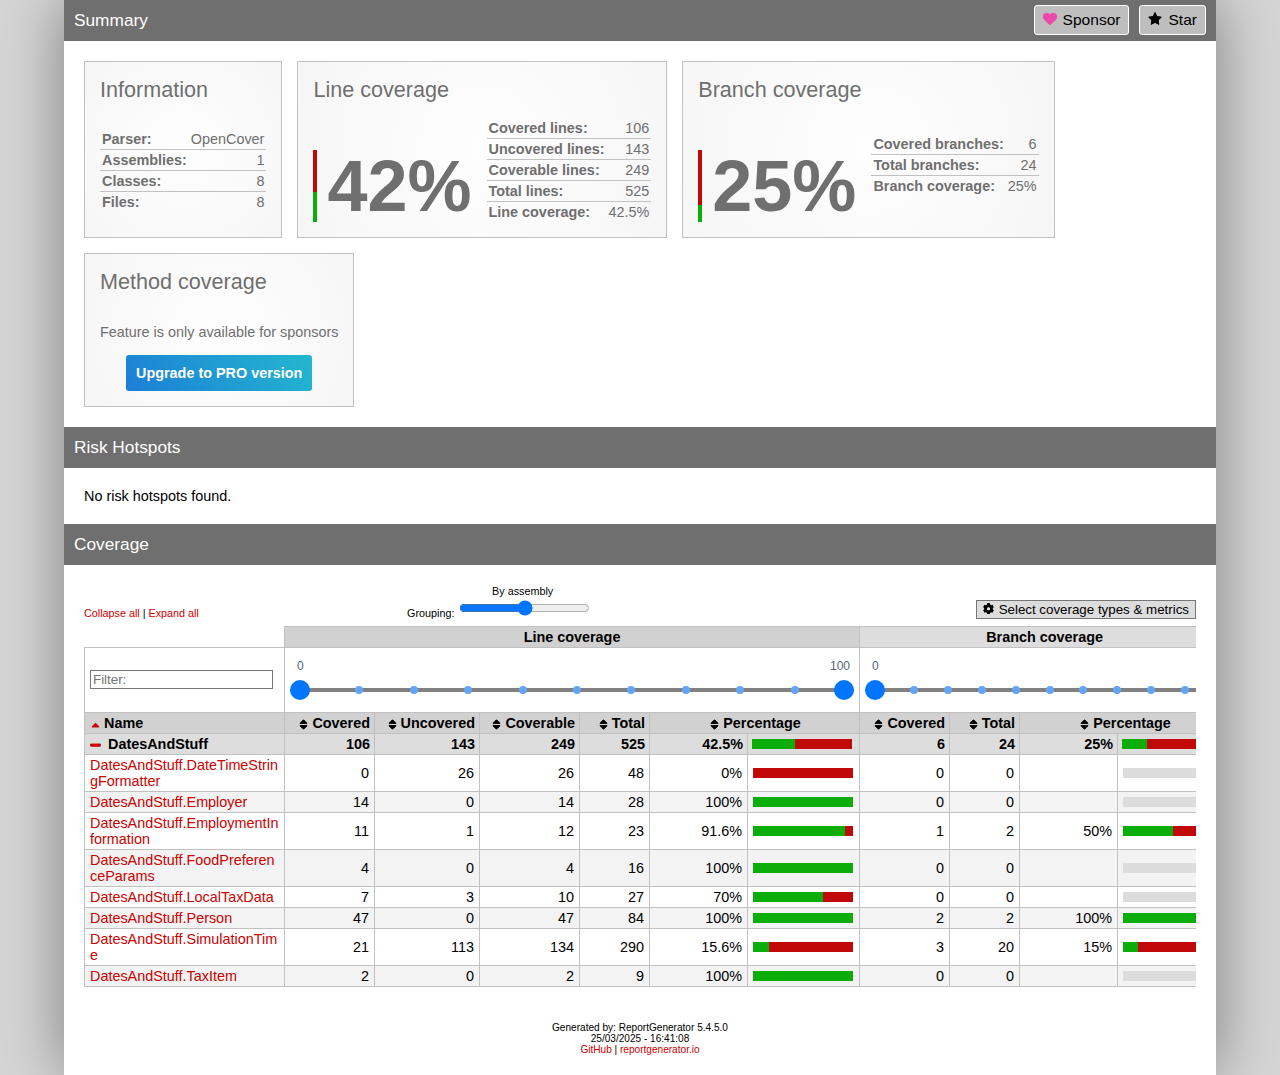
<file: TestResults/CoverageReport/index.htm>
<!DOCTYPE html>
<html>
<head>
<meta charset="utf-8" />
<meta name="viewport" content="width=device-width, initial-scale=1.0" />
<meta http-equiv="X-UA-Compatible" content="IE=EDGE,chrome=1" />
<link href="[data-uri]" rel="icon" type="image/x-icon" />
<title>Summary - Coverage Report</title>
<link rel="stylesheet" type="text/css" href="report.css" />
</head><body><div class="container"><div class="containerleft">
<h1>Summary<a class="button" href="https://github.com/danielpalme/ReportGenerator" title="Star on GitHub"><i class="icon-star"></i>Star</a><a class="button" href="https://github.com/sponsors/danielpalme" title="Become a sponsor"><i class="icon-sponsor"></i>Sponsor</a></h1>
<div class="card-group">
<div class="card">
<div class="card-header">Information</div>
<div class="card-body">
<div class="table">
<table>
<tr>
<th>Parser:</th>
<td class="limit-width " title="OpenCover">OpenCover</td>
</tr>
<tr>
<th>Assemblies:</th>
<td class="limit-width right" title="1">1</td>
</tr>
<tr>
<th>Classes:</th>
<td class="limit-width right" title="8">8</td>
</tr>
<tr>
<th>Files:</th>
<td class="limit-width right" title="8">8</td>
</tr>
</table>
</div>
</div>
</div>
<div class="card">
<div class="card-header">Line coverage</div>
<div class="card-body">
<div class="large cardpercentagebar cardpercentagebar58">42%</div>
<div class="table">
<table>
<tr>
<th>Covered lines:</th>
<td class="limit-width right" title="106">106</td>
</tr>
<tr>
<th>Uncovered lines:</th>
<td class="limit-width right" title="143">143</td>
</tr>
<tr>
<th>Coverable lines:</th>
<td class="limit-width right" title="249">249</td>
</tr>
<tr>
<th>Total lines:</th>
<td class="limit-width right" title="525">525</td>
</tr>
<tr>
<th>Line coverage:</th>
<td class="limit-width right" title="106 of 249">42.5%</td>
</tr>
</table>
</div>
</div>
</div>
<div class="card">
<div class="card-header">Branch coverage</div>
<div class="card-body">
<div class="large cardpercentagebar cardpercentagebar75">25%</div>
<div class="table">
<table>
<tr>
<th>Covered branches:</th>
<td class="limit-width right" title="6">6</td>
</tr>
<tr>
<th>Total branches:</th>
<td class="limit-width right" title="24">24</td>
</tr>
<tr>
<th>Branch coverage:</th>
<td class="limit-width right" title="6 of 24">25%</td>
</tr>
</table>
</div>
</div>
</div>
<div class="card">
<div class="card-header">Method coverage</div>
<div class="card-body">
<div class="center">
<p>Feature is only available for sponsors</p>
<a class="pro-button" href="https://reportgenerator.io/pro" target="_blank">Upgrade to PRO version</a>
</div>
</div>
</div>
</div>
<h1>Risk Hotspots</h1>
<risk-hotspots>
</risk-hotspots>
<p>No risk hotspots found.</p>
<h1>Coverage</h1>
<coverage-info>
<div class="table-responsive">
<table class="overview table-fixed stripped">
<colgroup>
<col class="column-min-200" />
<col class="column90" />
<col class="column105" />
<col class="column100" />
<col class="column70" />
<col class="column60" />
<col class="column112" />
<col class="column90" />
<col class="column70" />
<col class="column60" />
<col class="column112" />
</colgroup>
<thead>
<tr class="header"><th></th><th colspan="6" class="center">Line coverage</th><th colspan="4" class="center">Branch coverage</th></tr>
<tr><th>Name</th><th class="right">Covered</th><th class="right">Uncovered</th><th class="right">Coverable</th><th class="right">Total</th><th class="center" colspan="2">Percentage</th><th class="right">Covered</th><th class="right">Total</th><th class="center" colspan="2">Percentage</th></tr></thead>
<tbody>
<tr><th>DatesAndStuff</th><th class="right">106</th><th class="right">143</th><th class="right">249</th><th class="right">525</th><th title="106/249" class="right">42.5%</th><th><table class="coverage"><tr><td class="green covered42">&nbsp;</td><td class="red covered58">&nbsp;</td></tr></table></th><th class="right">6</th><th class="right">24</th><th class="right" title="6/24">25%</th><th><table class="coverage"><tr><td class="green covered25">&nbsp;</td><td class="red covered75">&nbsp;</td></tr></table></th></tr>
<tr><td><a href="DatesAndStuff_DateTimeStringFormatter.html">DatesAndStuff.DateTimeStringFormatter</a></td><td class="right">0</td><td class="right">26</td><td class="right">26</td><td class="right">48</td><td title="0/26" class="right">0%</td><td><table class="coverage"><tr><td class="red covered100">&nbsp;</td></tr></table></td><td class="right">0</td><td class="right">0</td><td class="right" title="-"></td><td><table class="coverage"><tr><td class="gray covered100">&nbsp;</td></tr></table></td></tr>
<tr><td><a href="DatesAndStuff_Employer.html">DatesAndStuff.Employer</a></td><td class="right">14</td><td class="right">0</td><td class="right">14</td><td class="right">28</td><td title="14/14" class="right">100%</td><td><table class="coverage"><tr><td class="green covered100">&nbsp;</td></tr></table></td><td class="right">0</td><td class="right">0</td><td class="right" title="-"></td><td><table class="coverage"><tr><td class="gray covered100">&nbsp;</td></tr></table></td></tr>
<tr><td><a href="DatesAndStuff_EmploymentInformation.html">DatesAndStuff.EmploymentInformation</a></td><td class="right">11</td><td class="right">1</td><td class="right">12</td><td class="right">23</td><td title="11/12" class="right">91.6%</td><td><table class="coverage"><tr><td class="green covered92">&nbsp;</td><td class="red covered8">&nbsp;</td></tr></table></td><td class="right">1</td><td class="right">2</td><td class="right" title="1/2">50%</td><td><table class="coverage"><tr><td class="green covered50">&nbsp;</td><td class="red covered50">&nbsp;</td></tr></table></td></tr>
<tr><td><a href="DatesAndStuff_FoodPreferenceParams.html">DatesAndStuff.FoodPreferenceParams</a></td><td class="right">4</td><td class="right">0</td><td class="right">4</td><td class="right">16</td><td title="4/4" class="right">100%</td><td><table class="coverage"><tr><td class="green covered100">&nbsp;</td></tr></table></td><td class="right">0</td><td class="right">0</td><td class="right" title="-"></td><td><table class="coverage"><tr><td class="gray covered100">&nbsp;</td></tr></table></td></tr>
<tr><td><a href="DatesAndStuff_LocalTaxData.html">DatesAndStuff.LocalTaxData</a></td><td class="right">7</td><td class="right">3</td><td class="right">10</td><td class="right">27</td><td title="7/10" class="right">70%</td><td><table class="coverage"><tr><td class="green covered70">&nbsp;</td><td class="red covered30">&nbsp;</td></tr></table></td><td class="right">0</td><td class="right">0</td><td class="right" title="-"></td><td><table class="coverage"><tr><td class="gray covered100">&nbsp;</td></tr></table></td></tr>
<tr><td><a href="DatesAndStuff_Person.html">DatesAndStuff.Person</a></td><td class="right">47</td><td class="right">0</td><td class="right">47</td><td class="right">84</td><td title="47/47" class="right">100%</td><td><table class="coverage"><tr><td class="green covered100">&nbsp;</td></tr></table></td><td class="right">2</td><td class="right">2</td><td class="right" title="2/2">100%</td><td><table class="coverage"><tr><td class="green covered100">&nbsp;</td></tr></table></td></tr>
<tr><td><a href="DatesAndStuff_SimulationTime.html">DatesAndStuff.SimulationTime</a></td><td class="right">21</td><td class="right">113</td><td class="right">134</td><td class="right">290</td><td title="21/134" class="right">15.6%</td><td><table class="coverage"><tr><td class="green covered16">&nbsp;</td><td class="red covered84">&nbsp;</td></tr></table></td><td class="right">3</td><td class="right">20</td><td class="right" title="3/20">15%</td><td><table class="coverage"><tr><td class="green covered15">&nbsp;</td><td class="red covered85">&nbsp;</td></tr></table></td></tr>
<tr><td><a href="DatesAndStuff_TaxItem.html">DatesAndStuff.TaxItem</a></td><td class="right">2</td><td class="right">0</td><td class="right">2</td><td class="right">9</td><td title="2/2" class="right">100%</td><td><table class="coverage"><tr><td class="green covered100">&nbsp;</td></tr></table></td><td class="right">0</td><td class="right">0</td><td class="right" title="-"></td><td><table class="coverage"><tr><td class="gray covered100">&nbsp;</td></tr></table></td></tr>
</tbody>
</table>
</div>
</coverage-info>
<div class="footer">Generated by: ReportGenerator 5.4.5.0<br />25/03/2025 - 16:41:08<br /><a href="https://github.com/danielpalme/ReportGenerator">GitHub</a> | <a href="https://reportgenerator.io">reportgenerator.io</a></div></div></div>
<script type="text/javascript">
/* <![CDATA[ */
(function() {
    var url = window.location.href;
    var startOfQueryString = url.indexOf('?');
    var queryString = startOfQueryString > -1 ? url.substr(startOfQueryString) : '';

    if (startOfQueryString > -1) {
        var i = 0, href= null;
        var css = document.getElementsByTagName('link');

        for (i = 0; i < css.length; i++) {
            if (css[i].getAttribute('rel') !== 'stylesheet') {
            continue;
            }

            href = css[i].getAttribute('href');

            if (href) {
            css[i].setAttribute('href', href + queryString);
            }
        }

        var links = document.getElementsByTagName('a');

        for (i = 0; i < links.length; i++) {
            href = links[i].getAttribute('href');

            if (href
                && !href.startsWith('http://')
                && !href.startsWith('https://')
                && !href.startsWith('#')
                && href.indexOf('?') === -1) {
            links[i].setAttribute('href', href + queryString);
            }
        }
    }

    var newScript = document.createElement('script');
    newScript.src = 'main.js' + queryString;
    document.getElementsByTagName('body')[0].appendChild(newScript);
})();
/* ]]> */ 
</script></body></html>
</file>
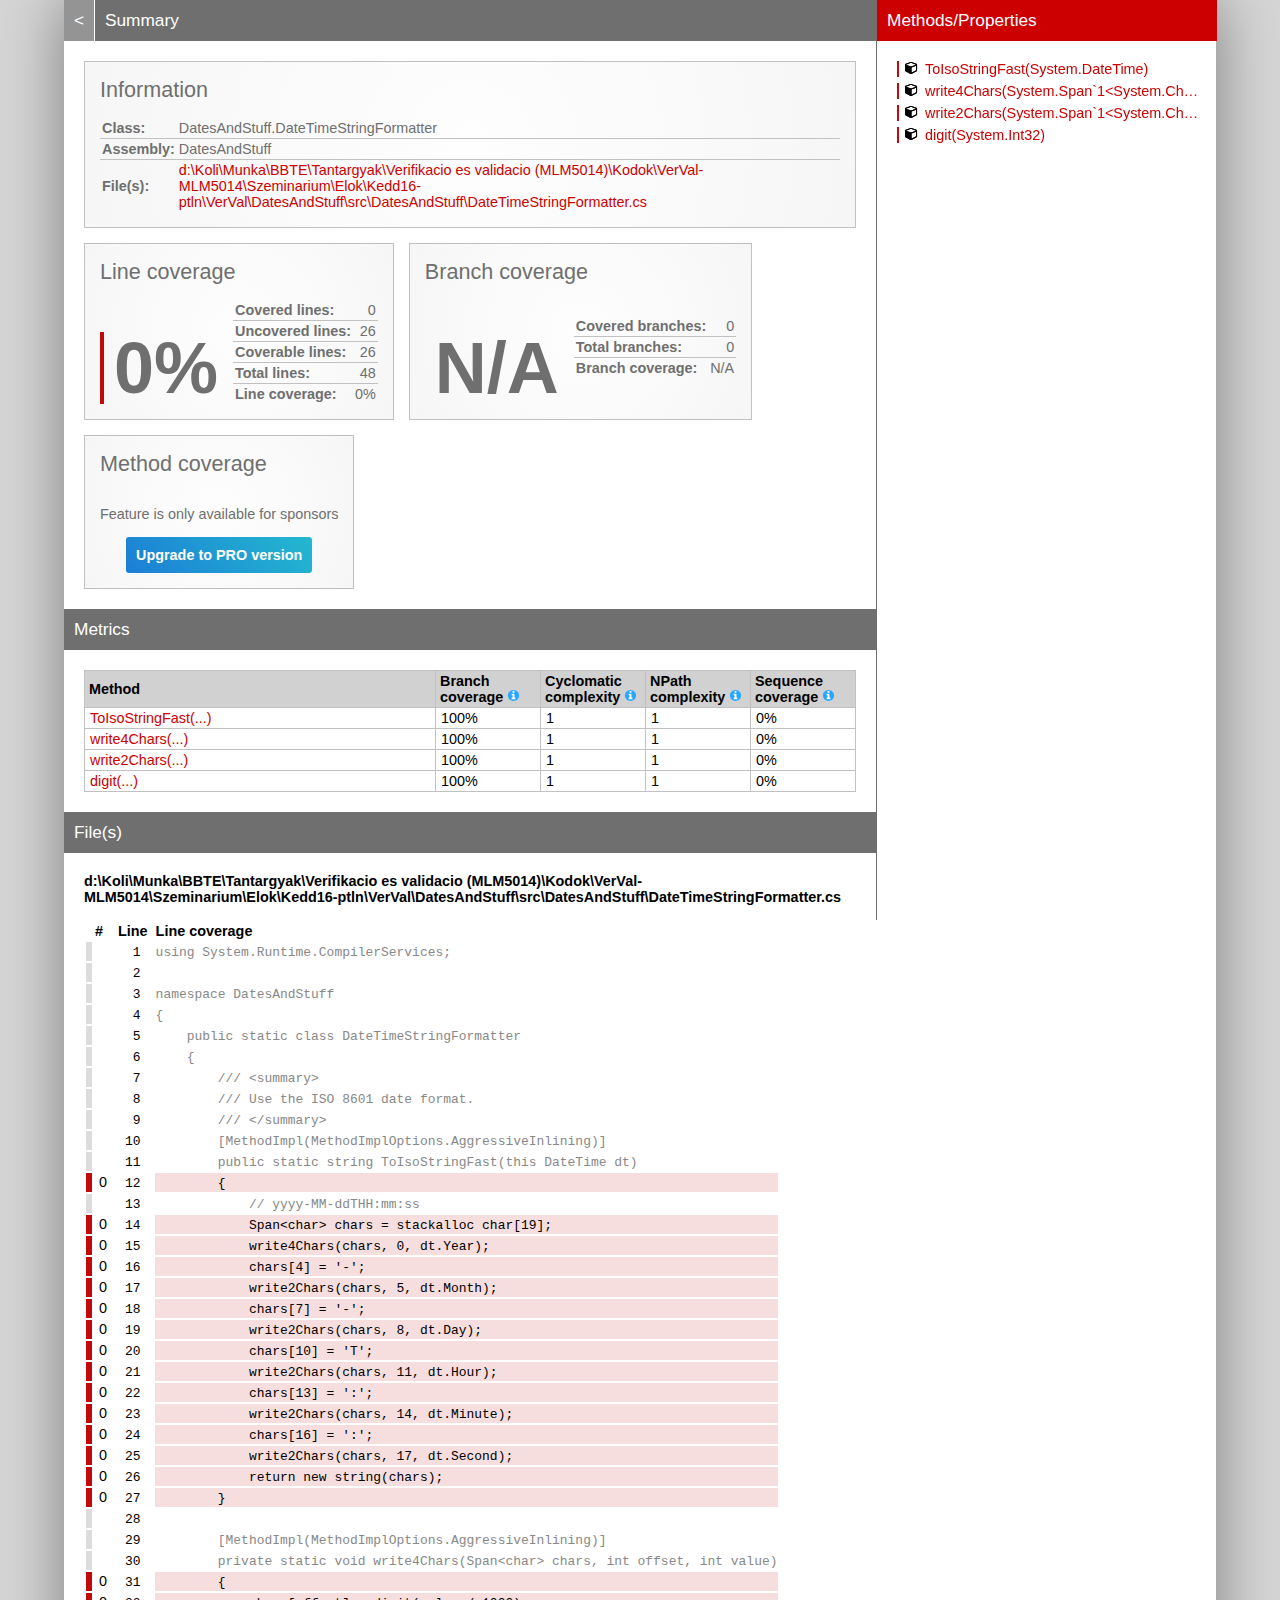
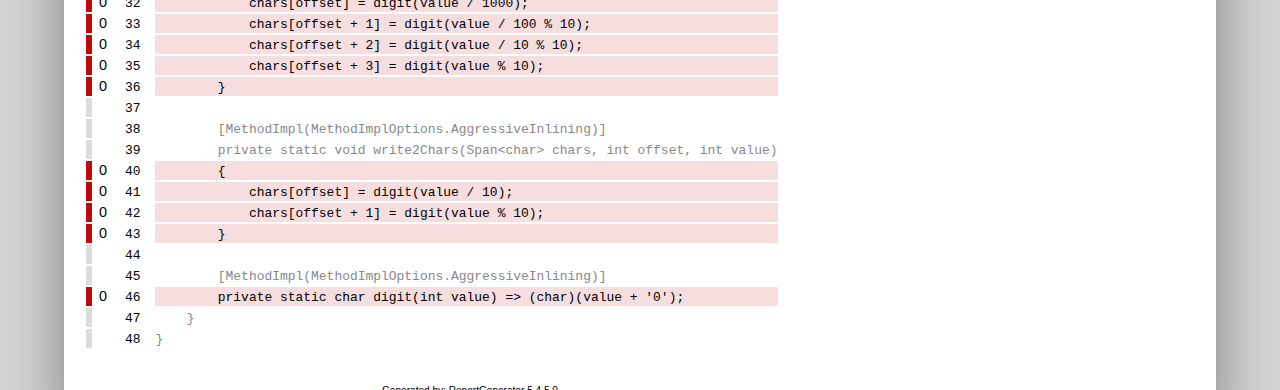
<file: TestResults/CoverageReport/DatesAndStuff_DateTimeStringFormatter.html>
<!DOCTYPE html>
<html>
<head>
<meta charset="utf-8" />
<meta name="viewport" content="width=device-width, initial-scale=1.0" />
<meta http-equiv="X-UA-Compatible" content="IE=EDGE,chrome=1" />
<link href="[data-uri]" rel="icon" type="image/x-icon" />
<title>DatesAndStuff.DateTimeStringFormatter - Coverage Report</title>
<link rel="stylesheet" type="text/css" href="report.css" />
</head><body><div class="container"><div class="containerleft">
<h1><a href="index.html" class="back">&lt;</a> Summary</h1>
<div class="card-group">
<div class="card">
<div class="card-header">Information</div>
<div class="card-body">
<div class="table">
<table>
<tr>
<th>Class:</th>
<td class="limit-width " title="DatesAndStuff.DateTimeStringFormatter">DatesAndStuff.DateTimeStringFormatter</td>
</tr>
<tr>
<th>Assembly:</th>
<td class="limit-width " title="DatesAndStuff">DatesAndStuff</td>
</tr>
<tr>
<th>File(s):</th>
<td class="overflow-wrap"><a href="#dKoliMunkaBBTETantargyakVerifikacioesvalidacioMLM5014KodokVerValMLM5014SzeminariumElokKedd16ptlnVerValDatesAndStuffsrcDatesAndStuffDateTimeStringFormattercs" class="navigatetohash">d:\Koli\Munka\BBTE\Tantargyak\Verifikacio es validacio (MLM5014)\Kodok\VerVal-MLM5014\Szeminarium\Elok\Kedd16-ptln\VerVal\DatesAndStuff\src\DatesAndStuff\DateTimeStringFormatter.cs</a></td>
</tr>
</table>
</div>
</div>
</div>
</div>
<div class="card-group">
<div class="card">
<div class="card-header">Line coverage</div>
<div class="card-body">
<div class="large cardpercentagebar cardpercentagebar100">0%</div>
<div class="table">
<table>
<tr>
<th>Covered lines:</th>
<td class="limit-width right" title="0">0</td>
</tr>
<tr>
<th>Uncovered lines:</th>
<td class="limit-width right" title="26">26</td>
</tr>
<tr>
<th>Coverable lines:</th>
<td class="limit-width right" title="26">26</td>
</tr>
<tr>
<th>Total lines:</th>
<td class="limit-width right" title="48">48</td>
</tr>
<tr>
<th>Line coverage:</th>
<td class="limit-width right" title="0 of 26">0%</td>
</tr>
</table>
</div>
</div>
</div>
<div class="card">
<div class="card-header">Branch coverage</div>
<div class="card-body">
<div class="large">N/A</div>
<div class="table">
<table>
<tr>
<th>Covered branches:</th>
<td class="limit-width right" title="0">0</td>
</tr>
<tr>
<th>Total branches:</th>
<td class="limit-width right" title="0">0</td>
</tr>
<tr>
<th>Branch coverage:</th>
<td class="limit-width right" title="N/A">N/A</td>
</tr>
</table>
</div>
</div>
</div>
<div class="card">
<div class="card-header">Method coverage</div>
<div class="card-body">
<div class="center">
<p>Feature is only available for sponsors</p>
<a class="pro-button" href="https://reportgenerator.io/pro" target="_blank">Upgrade to PRO version</a>
</div>
</div>
</div>
</div>
<h1>Metrics</h1>
<div class="table-responsive">
<table class="overview table-fixed">
<colgroup>
<col class="column-min-200" />
<col class="column105" />
<col class="column105" />
<col class="column105" />
<col class="column105" />
</colgroup>
<thead><tr><th>Method</th><th>Branch coverage <a href="https://en.wikipedia.org/wiki/Code_coverage" target="_blank"><i class="icon-info-circled"></i></a></th><th>Cyclomatic complexity <a href="https://en.wikipedia.org/wiki/Cyclomatic_complexity" target="_blank"><i class="icon-info-circled"></i></a></th><th>NPath complexity <a href="https://modess.io/npath-complexity-cyclomatic-complexity-explained" target="_blank"><i class="icon-info-circled"></i></a></th><th>Sequence coverage <a href="https://en.wikipedia.org/wiki/Code_coverage" target="_blank"><i class="icon-info-circled"></i></a></th></tr></thead>
<tbody>
<tr><td title="System.String DatesAndStuff.DateTimeStringFormatter::ToIsoStringFast(System.DateTime)"><a href="#file0_line12" class="navigatetohash">ToIsoStringFast(...)</a></td><td>100%</td><td>1</td><td>1</td><td>0%</td></tr>
<tr><td title="System.Void DatesAndStuff.DateTimeStringFormatter::write4Chars(System.Span`1&lt;System.Char&gt;,System.Int32,System.Int32)"><a href="#file0_line31" class="navigatetohash">write4Chars(...)</a></td><td>100%</td><td>1</td><td>1</td><td>0%</td></tr>
<tr><td title="System.Void DatesAndStuff.DateTimeStringFormatter::write2Chars(System.Span`1&lt;System.Char&gt;,System.Int32,System.Int32)"><a href="#file0_line40" class="navigatetohash">write2Chars(...)</a></td><td>100%</td><td>1</td><td>1</td><td>0%</td></tr>
<tr><td title="System.Char DatesAndStuff.DateTimeStringFormatter::digit(System.Int32)"><a href="#file0_line46" class="navigatetohash">digit(...)</a></td><td>100%</td><td>1</td><td>1</td><td>0%</td></tr>
</tbody>
</table>
</div>
<h1>File(s)</h1>
<h2 id="dKoliMunkaBBTETantargyakVerifikacioesvalidacioMLM5014KodokVerValMLM5014SzeminariumElokKedd16ptlnVerValDatesAndStuffsrcDatesAndStuffDateTimeStringFormattercs">d:\Koli\Munka\BBTE\Tantargyak\Verifikacio es validacio (MLM5014)\Kodok\VerVal-MLM5014\Szeminarium\Elok\Kedd16-ptln\VerVal\DatesAndStuff\src\DatesAndStuff\DateTimeStringFormatter.cs</h2>
<div class="table-responsive">
<table class="lineAnalysis">
<thead><tr><th></th><th>#</th><th>Line</th><th></th><th>Line coverage</th></tr></thead>
<tbody>
<tr class="" title="Not coverable" data-coverage="{'AllTestMethods': {'VC': '', 'LVS': 'gray'}}"><td class="gray">&nbsp;</td><td class="leftmargin rightmargin right"></td><td class="rightmargin right"><a id="file0_line1"></a><code>1</code></td><td></td><td class="lightgray"><code>using&nbsp;System.Runtime.CompilerServices;</code></td></tr>
<tr class="" title="Not coverable" data-coverage="{'AllTestMethods': {'VC': '', 'LVS': 'gray'}}"><td class="gray">&nbsp;</td><td class="leftmargin rightmargin right"></td><td class="rightmargin right"><a id="file0_line2"></a><code>2</code></td><td></td><td class="lightgray"><code></code></td></tr>
<tr class="" title="Not coverable" data-coverage="{'AllTestMethods': {'VC': '', 'LVS': 'gray'}}"><td class="gray">&nbsp;</td><td class="leftmargin rightmargin right"></td><td class="rightmargin right"><a id="file0_line3"></a><code>3</code></td><td></td><td class="lightgray"><code>namespace&nbsp;DatesAndStuff</code></td></tr>
<tr class="" title="Not coverable" data-coverage="{'AllTestMethods': {'VC': '', 'LVS': 'gray'}}"><td class="gray">&nbsp;</td><td class="leftmargin rightmargin right"></td><td class="rightmargin right"><a id="file0_line4"></a><code>4</code></td><td></td><td class="lightgray"><code>{</code></td></tr>
<tr class="" title="Not coverable" data-coverage="{'AllTestMethods': {'VC': '', 'LVS': 'gray'}}"><td class="gray">&nbsp;</td><td class="leftmargin rightmargin right"></td><td class="rightmargin right"><a id="file0_line5"></a><code>5</code></td><td></td><td class="lightgray"><code>&nbsp;&nbsp;&nbsp;&nbsp;public&nbsp;static&nbsp;class&nbsp;DateTimeStringFormatter</code></td></tr>
<tr class="" title="Not coverable" data-coverage="{'AllTestMethods': {'VC': '', 'LVS': 'gray'}}"><td class="gray">&nbsp;</td><td class="leftmargin rightmargin right"></td><td class="rightmargin right"><a id="file0_line6"></a><code>6</code></td><td></td><td class="lightgray"><code>&nbsp;&nbsp;&nbsp;&nbsp;{</code></td></tr>
<tr class="" title="Not coverable" data-coverage="{'AllTestMethods': {'VC': '', 'LVS': 'gray'}}"><td class="gray">&nbsp;</td><td class="leftmargin rightmargin right"></td><td class="rightmargin right"><a id="file0_line7"></a><code>7</code></td><td></td><td class="lightgray"><code>&nbsp;&nbsp;&nbsp;&nbsp;&nbsp;&nbsp;&nbsp;&nbsp;///&nbsp;&lt;summary&gt;</code></td></tr>
<tr class="" title="Not coverable" data-coverage="{'AllTestMethods': {'VC': '', 'LVS': 'gray'}}"><td class="gray">&nbsp;</td><td class="leftmargin rightmargin right"></td><td class="rightmargin right"><a id="file0_line8"></a><code>8</code></td><td></td><td class="lightgray"><code>&nbsp;&nbsp;&nbsp;&nbsp;&nbsp;&nbsp;&nbsp;&nbsp;///&nbsp;Use&nbsp;the&nbsp;ISO&nbsp;8601&nbsp;date&nbsp;format.</code></td></tr>
<tr class="" title="Not coverable" data-coverage="{'AllTestMethods': {'VC': '', 'LVS': 'gray'}}"><td class="gray">&nbsp;</td><td class="leftmargin rightmargin right"></td><td class="rightmargin right"><a id="file0_line9"></a><code>9</code></td><td></td><td class="lightgray"><code>&nbsp;&nbsp;&nbsp;&nbsp;&nbsp;&nbsp;&nbsp;&nbsp;///&nbsp;&lt;/summary&gt;</code></td></tr>
<tr class="" title="Not coverable" data-coverage="{'AllTestMethods': {'VC': '', 'LVS': 'gray'}}"><td class="gray">&nbsp;</td><td class="leftmargin rightmargin right"></td><td class="rightmargin right"><a id="file0_line10"></a><code>10</code></td><td></td><td class="lightgray"><code>&nbsp;&nbsp;&nbsp;&nbsp;&nbsp;&nbsp;&nbsp;&nbsp;[MethodImpl(MethodImplOptions.AggressiveInlining)]</code></td></tr>
<tr class="" title="Not coverable" data-coverage="{'AllTestMethods': {'VC': '', 'LVS': 'gray'}}"><td class="gray">&nbsp;</td><td class="leftmargin rightmargin right"></td><td class="rightmargin right"><a id="file0_line11"></a><code>11</code></td><td></td><td class="lightgray"><code>&nbsp;&nbsp;&nbsp;&nbsp;&nbsp;&nbsp;&nbsp;&nbsp;public&nbsp;static&nbsp;string&nbsp;ToIsoStringFast(this&nbsp;DateTime&nbsp;dt)</code></td></tr>
<tr class="coverableline" title="Not covered (0 visits)" data-coverage="{'AllTestMethods': {'VC': '0', 'LVS': 'red'}}"><td class="red">&nbsp;</td><td class="leftmargin rightmargin right">0</td><td class="rightmargin right"><a id="file0_line12"></a><code>12</code></td><td></td><td class="lightred"><code>&nbsp;&nbsp;&nbsp;&nbsp;&nbsp;&nbsp;&nbsp;&nbsp;{</code></td></tr>
<tr class="" title="Not coverable" data-coverage="{'AllTestMethods': {'VC': '', 'LVS': 'gray'}}"><td class="gray">&nbsp;</td><td class="leftmargin rightmargin right"></td><td class="rightmargin right"><a id="file0_line13"></a><code>13</code></td><td></td><td class="lightgray"><code>&nbsp;&nbsp;&nbsp;&nbsp;&nbsp;&nbsp;&nbsp;&nbsp;&nbsp;&nbsp;&nbsp;&nbsp;//&nbsp;yyyy-MM-ddTHH:mm:ss</code></td></tr>
<tr class="coverableline" title="Not covered (0 visits)" data-coverage="{'AllTestMethods': {'VC': '0', 'LVS': 'red'}}"><td class="red">&nbsp;</td><td class="leftmargin rightmargin right">0</td><td class="rightmargin right"><a id="file0_line14"></a><code>14</code></td><td></td><td class="lightred"><code>&nbsp;&nbsp;&nbsp;&nbsp;&nbsp;&nbsp;&nbsp;&nbsp;&nbsp;&nbsp;&nbsp;&nbsp;Span&lt;char&gt;&nbsp;chars&nbsp;=&nbsp;stackalloc&nbsp;char[19];</code></td></tr>
<tr class="coverableline" title="Not covered (0 visits)" data-coverage="{'AllTestMethods': {'VC': '0', 'LVS': 'red'}}"><td class="red">&nbsp;</td><td class="leftmargin rightmargin right">0</td><td class="rightmargin right"><a id="file0_line15"></a><code>15</code></td><td></td><td class="lightred"><code>&nbsp;&nbsp;&nbsp;&nbsp;&nbsp;&nbsp;&nbsp;&nbsp;&nbsp;&nbsp;&nbsp;&nbsp;write4Chars(chars,&nbsp;0,&nbsp;dt.Year);</code></td></tr>
<tr class="coverableline" title="Not covered (0 visits)" data-coverage="{'AllTestMethods': {'VC': '0', 'LVS': 'red'}}"><td class="red">&nbsp;</td><td class="leftmargin rightmargin right">0</td><td class="rightmargin right"><a id="file0_line16"></a><code>16</code></td><td></td><td class="lightred"><code>&nbsp;&nbsp;&nbsp;&nbsp;&nbsp;&nbsp;&nbsp;&nbsp;&nbsp;&nbsp;&nbsp;&nbsp;chars[4]&nbsp;=&nbsp;&#39;-&#39;;</code></td></tr>
<tr class="coverableline" title="Not covered (0 visits)" data-coverage="{'AllTestMethods': {'VC': '0', 'LVS': 'red'}}"><td class="red">&nbsp;</td><td class="leftmargin rightmargin right">0</td><td class="rightmargin right"><a id="file0_line17"></a><code>17</code></td><td></td><td class="lightred"><code>&nbsp;&nbsp;&nbsp;&nbsp;&nbsp;&nbsp;&nbsp;&nbsp;&nbsp;&nbsp;&nbsp;&nbsp;write2Chars(chars,&nbsp;5,&nbsp;dt.Month);</code></td></tr>
<tr class="coverableline" title="Not covered (0 visits)" data-coverage="{'AllTestMethods': {'VC': '0', 'LVS': 'red'}}"><td class="red">&nbsp;</td><td class="leftmargin rightmargin right">0</td><td class="rightmargin right"><a id="file0_line18"></a><code>18</code></td><td></td><td class="lightred"><code>&nbsp;&nbsp;&nbsp;&nbsp;&nbsp;&nbsp;&nbsp;&nbsp;&nbsp;&nbsp;&nbsp;&nbsp;chars[7]&nbsp;=&nbsp;&#39;-&#39;;</code></td></tr>
<tr class="coverableline" title="Not covered (0 visits)" data-coverage="{'AllTestMethods': {'VC': '0', 'LVS': 'red'}}"><td class="red">&nbsp;</td><td class="leftmargin rightmargin right">0</td><td class="rightmargin right"><a id="file0_line19"></a><code>19</code></td><td></td><td class="lightred"><code>&nbsp;&nbsp;&nbsp;&nbsp;&nbsp;&nbsp;&nbsp;&nbsp;&nbsp;&nbsp;&nbsp;&nbsp;write2Chars(chars,&nbsp;8,&nbsp;dt.Day);</code></td></tr>
<tr class="coverableline" title="Not covered (0 visits)" data-coverage="{'AllTestMethods': {'VC': '0', 'LVS': 'red'}}"><td class="red">&nbsp;</td><td class="leftmargin rightmargin right">0</td><td class="rightmargin right"><a id="file0_line20"></a><code>20</code></td><td></td><td class="lightred"><code>&nbsp;&nbsp;&nbsp;&nbsp;&nbsp;&nbsp;&nbsp;&nbsp;&nbsp;&nbsp;&nbsp;&nbsp;chars[10]&nbsp;=&nbsp;&#39;T&#39;;</code></td></tr>
<tr class="coverableline" title="Not covered (0 visits)" data-coverage="{'AllTestMethods': {'VC': '0', 'LVS': 'red'}}"><td class="red">&nbsp;</td><td class="leftmargin rightmargin right">0</td><td class="rightmargin right"><a id="file0_line21"></a><code>21</code></td><td></td><td class="lightred"><code>&nbsp;&nbsp;&nbsp;&nbsp;&nbsp;&nbsp;&nbsp;&nbsp;&nbsp;&nbsp;&nbsp;&nbsp;write2Chars(chars,&nbsp;11,&nbsp;dt.Hour);</code></td></tr>
<tr class="coverableline" title="Not covered (0 visits)" data-coverage="{'AllTestMethods': {'VC': '0', 'LVS': 'red'}}"><td class="red">&nbsp;</td><td class="leftmargin rightmargin right">0</td><td class="rightmargin right"><a id="file0_line22"></a><code>22</code></td><td></td><td class="lightred"><code>&nbsp;&nbsp;&nbsp;&nbsp;&nbsp;&nbsp;&nbsp;&nbsp;&nbsp;&nbsp;&nbsp;&nbsp;chars[13]&nbsp;=&nbsp;&#39;:&#39;;</code></td></tr>
<tr class="coverableline" title="Not covered (0 visits)" data-coverage="{'AllTestMethods': {'VC': '0', 'LVS': 'red'}}"><td class="red">&nbsp;</td><td class="leftmargin rightmargin right">0</td><td class="rightmargin right"><a id="file0_line23"></a><code>23</code></td><td></td><td class="lightred"><code>&nbsp;&nbsp;&nbsp;&nbsp;&nbsp;&nbsp;&nbsp;&nbsp;&nbsp;&nbsp;&nbsp;&nbsp;write2Chars(chars,&nbsp;14,&nbsp;dt.Minute);</code></td></tr>
<tr class="coverableline" title="Not covered (0 visits)" data-coverage="{'AllTestMethods': {'VC': '0', 'LVS': 'red'}}"><td class="red">&nbsp;</td><td class="leftmargin rightmargin right">0</td><td class="rightmargin right"><a id="file0_line24"></a><code>24</code></td><td></td><td class="lightred"><code>&nbsp;&nbsp;&nbsp;&nbsp;&nbsp;&nbsp;&nbsp;&nbsp;&nbsp;&nbsp;&nbsp;&nbsp;chars[16]&nbsp;=&nbsp;&#39;:&#39;;</code></td></tr>
<tr class="coverableline" title="Not covered (0 visits)" data-coverage="{'AllTestMethods': {'VC': '0', 'LVS': 'red'}}"><td class="red">&nbsp;</td><td class="leftmargin rightmargin right">0</td><td class="rightmargin right"><a id="file0_line25"></a><code>25</code></td><td></td><td class="lightred"><code>&nbsp;&nbsp;&nbsp;&nbsp;&nbsp;&nbsp;&nbsp;&nbsp;&nbsp;&nbsp;&nbsp;&nbsp;write2Chars(chars,&nbsp;17,&nbsp;dt.Second);</code></td></tr>
<tr class="coverableline" title="Not covered (0 visits)" data-coverage="{'AllTestMethods': {'VC': '0', 'LVS': 'red'}}"><td class="red">&nbsp;</td><td class="leftmargin rightmargin right">0</td><td class="rightmargin right"><a id="file0_line26"></a><code>26</code></td><td></td><td class="lightred"><code>&nbsp;&nbsp;&nbsp;&nbsp;&nbsp;&nbsp;&nbsp;&nbsp;&nbsp;&nbsp;&nbsp;&nbsp;return&nbsp;new&nbsp;string(chars);</code></td></tr>
<tr class="coverableline" title="Not covered (0 visits)" data-coverage="{'AllTestMethods': {'VC': '0', 'LVS': 'red'}}"><td class="red">&nbsp;</td><td class="leftmargin rightmargin right">0</td><td class="rightmargin right"><a id="file0_line27"></a><code>27</code></td><td></td><td class="lightred"><code>&nbsp;&nbsp;&nbsp;&nbsp;&nbsp;&nbsp;&nbsp;&nbsp;}</code></td></tr>
<tr class="" title="Not coverable" data-coverage="{'AllTestMethods': {'VC': '', 'LVS': 'gray'}}"><td class="gray">&nbsp;</td><td class="leftmargin rightmargin right"></td><td class="rightmargin right"><a id="file0_line28"></a><code>28</code></td><td></td><td class="lightgray"><code></code></td></tr>
<tr class="" title="Not coverable" data-coverage="{'AllTestMethods': {'VC': '', 'LVS': 'gray'}}"><td class="gray">&nbsp;</td><td class="leftmargin rightmargin right"></td><td class="rightmargin right"><a id="file0_line29"></a><code>29</code></td><td></td><td class="lightgray"><code>&nbsp;&nbsp;&nbsp;&nbsp;&nbsp;&nbsp;&nbsp;&nbsp;[MethodImpl(MethodImplOptions.AggressiveInlining)]</code></td></tr>
<tr class="" title="Not coverable" data-coverage="{'AllTestMethods': {'VC': '', 'LVS': 'gray'}}"><td class="gray">&nbsp;</td><td class="leftmargin rightmargin right"></td><td class="rightmargin right"><a id="file0_line30"></a><code>30</code></td><td></td><td class="lightgray"><code>&nbsp;&nbsp;&nbsp;&nbsp;&nbsp;&nbsp;&nbsp;&nbsp;private&nbsp;static&nbsp;void&nbsp;write4Chars(Span&lt;char&gt;&nbsp;chars,&nbsp;int&nbsp;offset,&nbsp;int&nbsp;value)</code></td></tr>
<tr class="coverableline" title="Not covered (0 visits)" data-coverage="{'AllTestMethods': {'VC': '0', 'LVS': 'red'}}"><td class="red">&nbsp;</td><td class="leftmargin rightmargin right">0</td><td class="rightmargin right"><a id="file0_line31"></a><code>31</code></td><td></td><td class="lightred"><code>&nbsp;&nbsp;&nbsp;&nbsp;&nbsp;&nbsp;&nbsp;&nbsp;{</code></td></tr>
<tr class="coverableline" title="Not covered (0 visits)" data-coverage="{'AllTestMethods': {'VC': '0', 'LVS': 'red'}}"><td class="red">&nbsp;</td><td class="leftmargin rightmargin right">0</td><td class="rightmargin right"><a id="file0_line32"></a><code>32</code></td><td></td><td class="lightred"><code>&nbsp;&nbsp;&nbsp;&nbsp;&nbsp;&nbsp;&nbsp;&nbsp;&nbsp;&nbsp;&nbsp;&nbsp;chars[offset]&nbsp;=&nbsp;digit(value&nbsp;/&nbsp;1000);</code></td></tr>
<tr class="coverableline" title="Not covered (0 visits)" data-coverage="{'AllTestMethods': {'VC': '0', 'LVS': 'red'}}"><td class="red">&nbsp;</td><td class="leftmargin rightmargin right">0</td><td class="rightmargin right"><a id="file0_line33"></a><code>33</code></td><td></td><td class="lightred"><code>&nbsp;&nbsp;&nbsp;&nbsp;&nbsp;&nbsp;&nbsp;&nbsp;&nbsp;&nbsp;&nbsp;&nbsp;chars[offset&nbsp;+&nbsp;1]&nbsp;=&nbsp;digit(value&nbsp;/&nbsp;100&nbsp;%&nbsp;10);</code></td></tr>
<tr class="coverableline" title="Not covered (0 visits)" data-coverage="{'AllTestMethods': {'VC': '0', 'LVS': 'red'}}"><td class="red">&nbsp;</td><td class="leftmargin rightmargin right">0</td><td class="rightmargin right"><a id="file0_line34"></a><code>34</code></td><td></td><td class="lightred"><code>&nbsp;&nbsp;&nbsp;&nbsp;&nbsp;&nbsp;&nbsp;&nbsp;&nbsp;&nbsp;&nbsp;&nbsp;chars[offset&nbsp;+&nbsp;2]&nbsp;=&nbsp;digit(value&nbsp;/&nbsp;10&nbsp;%&nbsp;10);</code></td></tr>
<tr class="coverableline" title="Not covered (0 visits)" data-coverage="{'AllTestMethods': {'VC': '0', 'LVS': 'red'}}"><td class="red">&nbsp;</td><td class="leftmargin rightmargin right">0</td><td class="rightmargin right"><a id="file0_line35"></a><code>35</code></td><td></td><td class="lightred"><code>&nbsp;&nbsp;&nbsp;&nbsp;&nbsp;&nbsp;&nbsp;&nbsp;&nbsp;&nbsp;&nbsp;&nbsp;chars[offset&nbsp;+&nbsp;3]&nbsp;=&nbsp;digit(value&nbsp;%&nbsp;10);</code></td></tr>
<tr class="coverableline" title="Not covered (0 visits)" data-coverage="{'AllTestMethods': {'VC': '0', 'LVS': 'red'}}"><td class="red">&nbsp;</td><td class="leftmargin rightmargin right">0</td><td class="rightmargin right"><a id="file0_line36"></a><code>36</code></td><td></td><td class="lightred"><code>&nbsp;&nbsp;&nbsp;&nbsp;&nbsp;&nbsp;&nbsp;&nbsp;}</code></td></tr>
<tr class="" title="Not coverable" data-coverage="{'AllTestMethods': {'VC': '', 'LVS': 'gray'}}"><td class="gray">&nbsp;</td><td class="leftmargin rightmargin right"></td><td class="rightmargin right"><a id="file0_line37"></a><code>37</code></td><td></td><td class="lightgray"><code></code></td></tr>
<tr class="" title="Not coverable" data-coverage="{'AllTestMethods': {'VC': '', 'LVS': 'gray'}}"><td class="gray">&nbsp;</td><td class="leftmargin rightmargin right"></td><td class="rightmargin right"><a id="file0_line38"></a><code>38</code></td><td></td><td class="lightgray"><code>&nbsp;&nbsp;&nbsp;&nbsp;&nbsp;&nbsp;&nbsp;&nbsp;[MethodImpl(MethodImplOptions.AggressiveInlining)]</code></td></tr>
<tr class="" title="Not coverable" data-coverage="{'AllTestMethods': {'VC': '', 'LVS': 'gray'}}"><td class="gray">&nbsp;</td><td class="leftmargin rightmargin right"></td><td class="rightmargin right"><a id="file0_line39"></a><code>39</code></td><td></td><td class="lightgray"><code>&nbsp;&nbsp;&nbsp;&nbsp;&nbsp;&nbsp;&nbsp;&nbsp;private&nbsp;static&nbsp;void&nbsp;write2Chars(Span&lt;char&gt;&nbsp;chars,&nbsp;int&nbsp;offset,&nbsp;int&nbsp;value)</code></td></tr>
<tr class="coverableline" title="Not covered (0 visits)" data-coverage="{'AllTestMethods': {'VC': '0', 'LVS': 'red'}}"><td class="red">&nbsp;</td><td class="leftmargin rightmargin right">0</td><td class="rightmargin right"><a id="file0_line40"></a><code>40</code></td><td></td><td class="lightred"><code>&nbsp;&nbsp;&nbsp;&nbsp;&nbsp;&nbsp;&nbsp;&nbsp;{</code></td></tr>
<tr class="coverableline" title="Not covered (0 visits)" data-coverage="{'AllTestMethods': {'VC': '0', 'LVS': 'red'}}"><td class="red">&nbsp;</td><td class="leftmargin rightmargin right">0</td><td class="rightmargin right"><a id="file0_line41"></a><code>41</code></td><td></td><td class="lightred"><code>&nbsp;&nbsp;&nbsp;&nbsp;&nbsp;&nbsp;&nbsp;&nbsp;&nbsp;&nbsp;&nbsp;&nbsp;chars[offset]&nbsp;=&nbsp;digit(value&nbsp;/&nbsp;10);</code></td></tr>
<tr class="coverableline" title="Not covered (0 visits)" data-coverage="{'AllTestMethods': {'VC': '0', 'LVS': 'red'}}"><td class="red">&nbsp;</td><td class="leftmargin rightmargin right">0</td><td class="rightmargin right"><a id="file0_line42"></a><code>42</code></td><td></td><td class="lightred"><code>&nbsp;&nbsp;&nbsp;&nbsp;&nbsp;&nbsp;&nbsp;&nbsp;&nbsp;&nbsp;&nbsp;&nbsp;chars[offset&nbsp;+&nbsp;1]&nbsp;=&nbsp;digit(value&nbsp;%&nbsp;10);</code></td></tr>
<tr class="coverableline" title="Not covered (0 visits)" data-coverage="{'AllTestMethods': {'VC': '0', 'LVS': 'red'}}"><td class="red">&nbsp;</td><td class="leftmargin rightmargin right">0</td><td class="rightmargin right"><a id="file0_line43"></a><code>43</code></td><td></td><td class="lightred"><code>&nbsp;&nbsp;&nbsp;&nbsp;&nbsp;&nbsp;&nbsp;&nbsp;}</code></td></tr>
<tr class="" title="Not coverable" data-coverage="{'AllTestMethods': {'VC': '', 'LVS': 'gray'}}"><td class="gray">&nbsp;</td><td class="leftmargin rightmargin right"></td><td class="rightmargin right"><a id="file0_line44"></a><code>44</code></td><td></td><td class="lightgray"><code></code></td></tr>
<tr class="" title="Not coverable" data-coverage="{'AllTestMethods': {'VC': '', 'LVS': 'gray'}}"><td class="gray">&nbsp;</td><td class="leftmargin rightmargin right"></td><td class="rightmargin right"><a id="file0_line45"></a><code>45</code></td><td></td><td class="lightgray"><code>&nbsp;&nbsp;&nbsp;&nbsp;&nbsp;&nbsp;&nbsp;&nbsp;[MethodImpl(MethodImplOptions.AggressiveInlining)]</code></td></tr>
<tr class="coverableline" title="Not covered (0 visits)" data-coverage="{'AllTestMethods': {'VC': '0', 'LVS': 'red'}}"><td class="red">&nbsp;</td><td class="leftmargin rightmargin right">0</td><td class="rightmargin right"><a id="file0_line46"></a><code>46</code></td><td></td><td class="lightred"><code>&nbsp;&nbsp;&nbsp;&nbsp;&nbsp;&nbsp;&nbsp;&nbsp;private&nbsp;static&nbsp;char&nbsp;digit(int&nbsp;value)&nbsp;=&gt;&nbsp;(char)(value&nbsp;+&nbsp;&#39;0&#39;);</code></td></tr>
<tr class="" title="Not coverable" data-coverage="{'AllTestMethods': {'VC': '', 'LVS': 'gray'}}"><td class="gray">&nbsp;</td><td class="leftmargin rightmargin right"></td><td class="rightmargin right"><a id="file0_line47"></a><code>47</code></td><td></td><td class="lightgray"><code>&nbsp;&nbsp;&nbsp;&nbsp;}</code></td></tr>
<tr class="" title="Not coverable" data-coverage="{'AllTestMethods': {'VC': '', 'LVS': 'gray'}}"><td class="gray">&nbsp;</td><td class="leftmargin rightmargin right"></td><td class="rightmargin right"><a id="file0_line48"></a><code>48</code></td><td></td><td class="lightgray"><code>}</code></td></tr>
</tbody>
</table>
</div>
<div class="footer">Generated by: ReportGenerator 5.4.5.0<br />25/03/2025 - 16:41:08<br /><a href="https://github.com/danielpalme/ReportGenerator">GitHub</a> | <a href="https://reportgenerator.io">reportgenerator.io</a></div></div>
<div class="containerright">
<div class="containerrightfixed">
<h1>Methods/Properties</h1>
<a href="#file0_line12" class="navigatetohash percentagebar percentagebar0" title="Line coverage: 0% - ToIsoStringFast(System.DateTime)"><i class="icon-cube"></i>ToIsoStringFast(System.DateTime)</a><br />
<a href="#file0_line31" class="navigatetohash percentagebar percentagebar0" title="Line coverage: 0% - write4Chars(System.Span`1&lt;System.Char&gt;,System.Int32,System.Int32)"><i class="icon-cube"></i>write4Chars(System.Span`1&lt;System.Char&gt;,System.Int32,System.Int32)</a><br />
<a href="#file0_line40" class="navigatetohash percentagebar percentagebar0" title="Line coverage: 0% - write2Chars(System.Span`1&lt;System.Char&gt;,System.Int32,System.Int32)"><i class="icon-cube"></i>write2Chars(System.Span`1&lt;System.Char&gt;,System.Int32,System.Int32)</a><br />
<a href="#file0_line46" class="navigatetohash percentagebar percentagebar0" title="Line coverage: 0% - digit(System.Int32)"><i class="icon-cube"></i>digit(System.Int32)</a><br />
<br/></div>
</div></div>
<script type="text/javascript">
/* <![CDATA[ */
(function() {
    var url = window.location.href;
    var startOfQueryString = url.indexOf('?');
    var queryString = startOfQueryString > -1 ? url.substr(startOfQueryString) : '';

    if (startOfQueryString > -1) {
        var i = 0, href= null;
        var css = document.getElementsByTagName('link');

        for (i = 0; i < css.length; i++) {
            if (css[i].getAttribute('rel') !== 'stylesheet') {
            continue;
            }

            href = css[i].getAttribute('href');

            if (href) {
            css[i].setAttribute('href', href + queryString);
            }
        }

        var links = document.getElementsByTagName('a');

        for (i = 0; i < links.length; i++) {
            href = links[i].getAttribute('href');

            if (href
                && !href.startsWith('http://')
                && !href.startsWith('https://')
                && !href.startsWith('#')
                && href.indexOf('?') === -1) {
            links[i].setAttribute('href', href + queryString);
            }
        }
    }

    var newScript = document.createElement('script');
    newScript.src = 'class.js' + queryString;
    document.getElementsByTagName('body')[0].appendChild(newScript);
})();
/* ]]> */ 
</script></body></html>
</file>
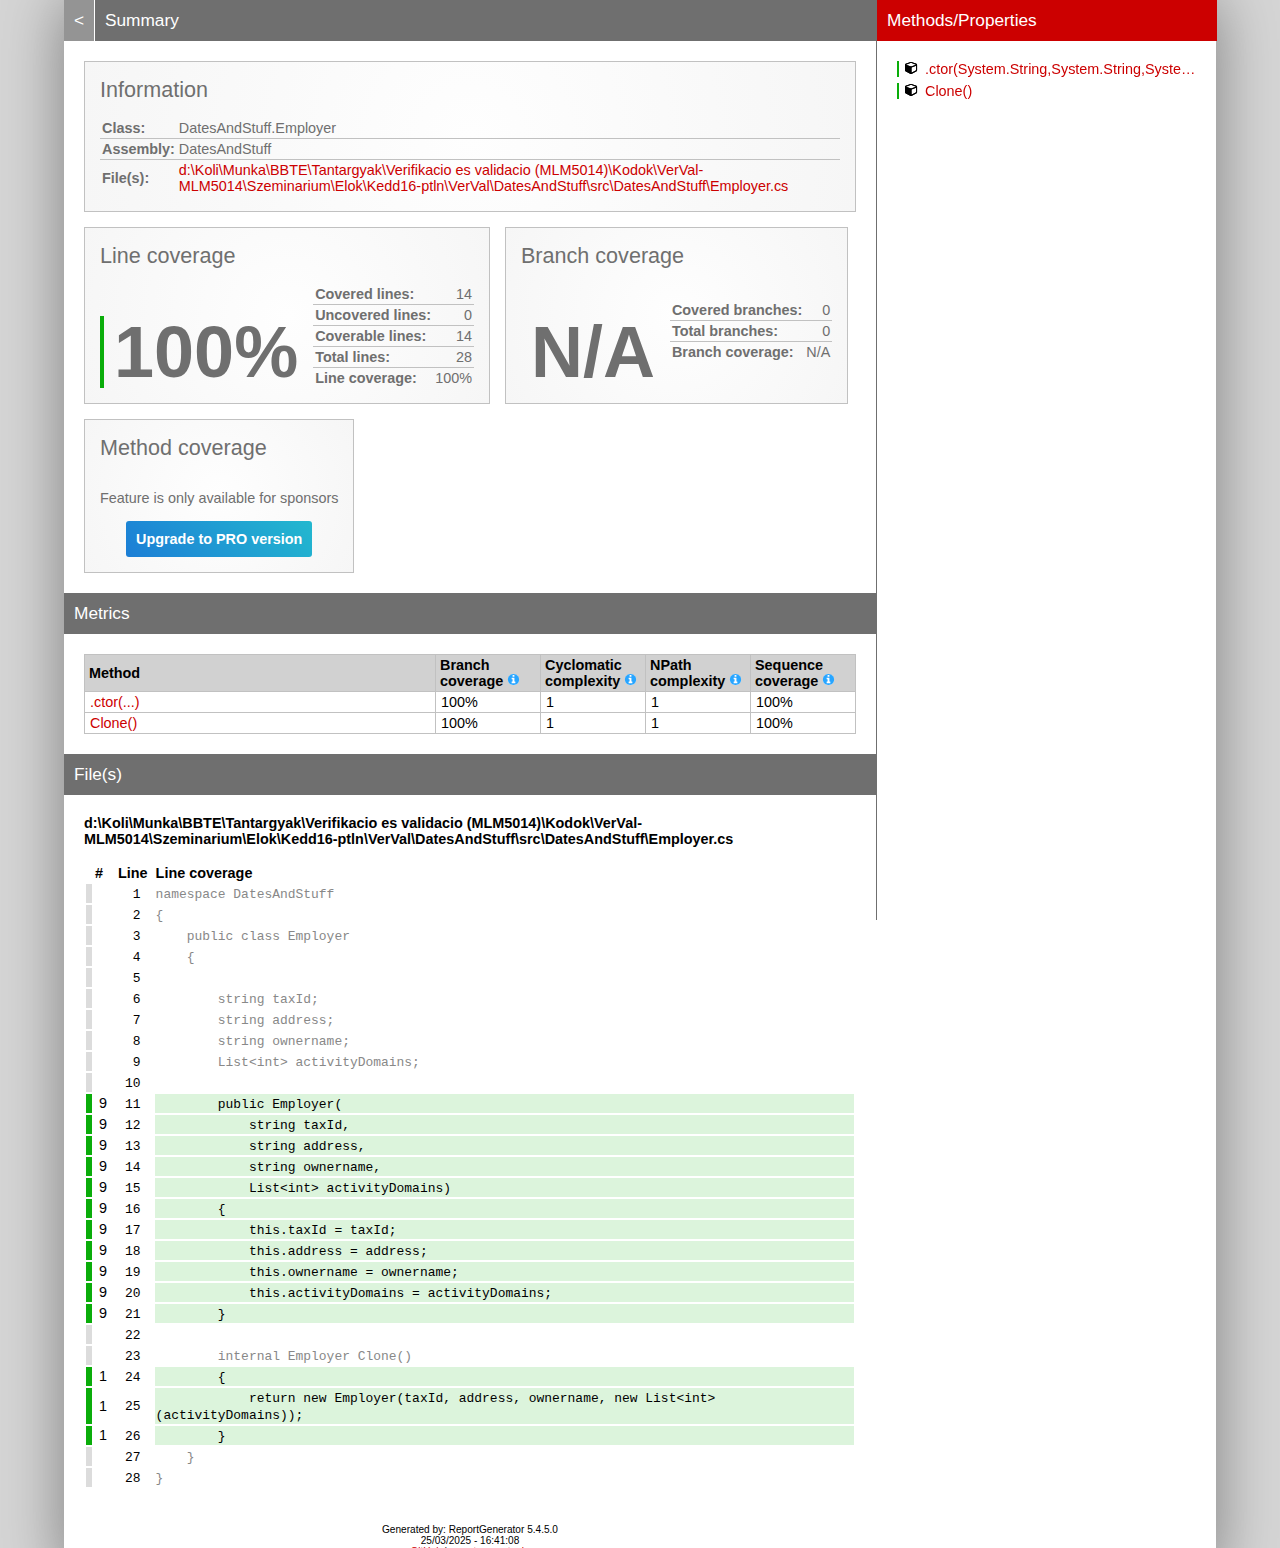
<file: TestResults/CoverageReport/DatesAndStuff_Employer.html>
<!DOCTYPE html>
<html>
<head>
<meta charset="utf-8" />
<meta name="viewport" content="width=device-width, initial-scale=1.0" />
<meta http-equiv="X-UA-Compatible" content="IE=EDGE,chrome=1" />
<link href="[data-uri]" rel="icon" type="image/x-icon" />
<title>DatesAndStuff.Employer - Coverage Report</title>
<link rel="stylesheet" type="text/css" href="report.css" />
</head><body><div class="container"><div class="containerleft">
<h1><a href="index.html" class="back">&lt;</a> Summary</h1>
<div class="card-group">
<div class="card">
<div class="card-header">Information</div>
<div class="card-body">
<div class="table">
<table>
<tr>
<th>Class:</th>
<td class="limit-width " title="DatesAndStuff.Employer">DatesAndStuff.Employer</td>
</tr>
<tr>
<th>Assembly:</th>
<td class="limit-width " title="DatesAndStuff">DatesAndStuff</td>
</tr>
<tr>
<th>File(s):</th>
<td class="overflow-wrap"><a href="#dKoliMunkaBBTETantargyakVerifikacioesvalidacioMLM5014KodokVerValMLM5014SzeminariumElokKedd16ptlnVerValDatesAndStuffsrcDatesAndStuffEmployercs" class="navigatetohash">d:\Koli\Munka\BBTE\Tantargyak\Verifikacio es validacio (MLM5014)\Kodok\VerVal-MLM5014\Szeminarium\Elok\Kedd16-ptln\VerVal\DatesAndStuff\src\DatesAndStuff\Employer.cs</a></td>
</tr>
</table>
</div>
</div>
</div>
</div>
<div class="card-group">
<div class="card">
<div class="card-header">Line coverage</div>
<div class="card-body">
<div class="large cardpercentagebar cardpercentagebar0">100%</div>
<div class="table">
<table>
<tr>
<th>Covered lines:</th>
<td class="limit-width right" title="14">14</td>
</tr>
<tr>
<th>Uncovered lines:</th>
<td class="limit-width right" title="0">0</td>
</tr>
<tr>
<th>Coverable lines:</th>
<td class="limit-width right" title="14">14</td>
</tr>
<tr>
<th>Total lines:</th>
<td class="limit-width right" title="28">28</td>
</tr>
<tr>
<th>Line coverage:</th>
<td class="limit-width right" title="14 of 14">100%</td>
</tr>
</table>
</div>
</div>
</div>
<div class="card">
<div class="card-header">Branch coverage</div>
<div class="card-body">
<div class="large">N/A</div>
<div class="table">
<table>
<tr>
<th>Covered branches:</th>
<td class="limit-width right" title="0">0</td>
</tr>
<tr>
<th>Total branches:</th>
<td class="limit-width right" title="0">0</td>
</tr>
<tr>
<th>Branch coverage:</th>
<td class="limit-width right" title="N/A">N/A</td>
</tr>
</table>
</div>
</div>
</div>
<div class="card">
<div class="card-header">Method coverage</div>
<div class="card-body">
<div class="center">
<p>Feature is only available for sponsors</p>
<a class="pro-button" href="https://reportgenerator.io/pro" target="_blank">Upgrade to PRO version</a>
</div>
</div>
</div>
</div>
<h1>Metrics</h1>
<div class="table-responsive">
<table class="overview table-fixed">
<colgroup>
<col class="column-min-200" />
<col class="column105" />
<col class="column105" />
<col class="column105" />
<col class="column105" />
</colgroup>
<thead><tr><th>Method</th><th>Branch coverage <a href="https://en.wikipedia.org/wiki/Code_coverage" target="_blank"><i class="icon-info-circled"></i></a></th><th>Cyclomatic complexity <a href="https://en.wikipedia.org/wiki/Cyclomatic_complexity" target="_blank"><i class="icon-info-circled"></i></a></th><th>NPath complexity <a href="https://modess.io/npath-complexity-cyclomatic-complexity-explained" target="_blank"><i class="icon-info-circled"></i></a></th><th>Sequence coverage <a href="https://en.wikipedia.org/wiki/Code_coverage" target="_blank"><i class="icon-info-circled"></i></a></th></tr></thead>
<tbody>
<tr><td title="System.Void DatesAndStuff.Employer::.ctor(System.String,System.String,System.String,System.Collections.Generic.List`1&lt;System.Int32&gt;)"><a href="#file0_line11" class="navigatetohash">.ctor(...)</a></td><td>100%</td><td>1</td><td>1</td><td>100%</td></tr>
<tr><td title="DatesAndStuff.Employer DatesAndStuff.Employer::Clone()"><a href="#file0_line24" class="navigatetohash">Clone()</a></td><td>100%</td><td>1</td><td>1</td><td>100%</td></tr>
</tbody>
</table>
</div>
<h1>File(s)</h1>
<h2 id="dKoliMunkaBBTETantargyakVerifikacioesvalidacioMLM5014KodokVerValMLM5014SzeminariumElokKedd16ptlnVerValDatesAndStuffsrcDatesAndStuffEmployercs">d:\Koli\Munka\BBTE\Tantargyak\Verifikacio es validacio (MLM5014)\Kodok\VerVal-MLM5014\Szeminarium\Elok\Kedd16-ptln\VerVal\DatesAndStuff\src\DatesAndStuff\Employer.cs</h2>
<div class="table-responsive">
<table class="lineAnalysis">
<thead><tr><th></th><th>#</th><th>Line</th><th></th><th>Line coverage</th></tr></thead>
<tbody>
<tr class="" title="Not coverable" data-coverage="{'AllTestMethods': {'VC': '', 'LVS': 'gray'}}"><td class="gray">&nbsp;</td><td class="leftmargin rightmargin right"></td><td class="rightmargin right"><a id="file0_line1"></a><code>1</code></td><td></td><td class="lightgray"><code>namespace&nbsp;DatesAndStuff</code></td></tr>
<tr class="" title="Not coverable" data-coverage="{'AllTestMethods': {'VC': '', 'LVS': 'gray'}}"><td class="gray">&nbsp;</td><td class="leftmargin rightmargin right"></td><td class="rightmargin right"><a id="file0_line2"></a><code>2</code></td><td></td><td class="lightgray"><code>{</code></td></tr>
<tr class="" title="Not coverable" data-coverage="{'AllTestMethods': {'VC': '', 'LVS': 'gray'}}"><td class="gray">&nbsp;</td><td class="leftmargin rightmargin right"></td><td class="rightmargin right"><a id="file0_line3"></a><code>3</code></td><td></td><td class="lightgray"><code>&nbsp;&nbsp;&nbsp;&nbsp;public&nbsp;class&nbsp;Employer</code></td></tr>
<tr class="" title="Not coverable" data-coverage="{'AllTestMethods': {'VC': '', 'LVS': 'gray'}}"><td class="gray">&nbsp;</td><td class="leftmargin rightmargin right"></td><td class="rightmargin right"><a id="file0_line4"></a><code>4</code></td><td></td><td class="lightgray"><code>&nbsp;&nbsp;&nbsp;&nbsp;{</code></td></tr>
<tr class="" title="Not coverable" data-coverage="{'AllTestMethods': {'VC': '', 'LVS': 'gray'}}"><td class="gray">&nbsp;</td><td class="leftmargin rightmargin right"></td><td class="rightmargin right"><a id="file0_line5"></a><code>5</code></td><td></td><td class="lightgray"><code></code></td></tr>
<tr class="" title="Not coverable" data-coverage="{'AllTestMethods': {'VC': '', 'LVS': 'gray'}}"><td class="gray">&nbsp;</td><td class="leftmargin rightmargin right"></td><td class="rightmargin right"><a id="file0_line6"></a><code>6</code></td><td></td><td class="lightgray"><code>&nbsp;&nbsp;&nbsp;&nbsp;&nbsp;&nbsp;&nbsp;&nbsp;string&nbsp;taxId;</code></td></tr>
<tr class="" title="Not coverable" data-coverage="{'AllTestMethods': {'VC': '', 'LVS': 'gray'}}"><td class="gray">&nbsp;</td><td class="leftmargin rightmargin right"></td><td class="rightmargin right"><a id="file0_line7"></a><code>7</code></td><td></td><td class="lightgray"><code>&nbsp;&nbsp;&nbsp;&nbsp;&nbsp;&nbsp;&nbsp;&nbsp;string&nbsp;address;</code></td></tr>
<tr class="" title="Not coverable" data-coverage="{'AllTestMethods': {'VC': '', 'LVS': 'gray'}}"><td class="gray">&nbsp;</td><td class="leftmargin rightmargin right"></td><td class="rightmargin right"><a id="file0_line8"></a><code>8</code></td><td></td><td class="lightgray"><code>&nbsp;&nbsp;&nbsp;&nbsp;&nbsp;&nbsp;&nbsp;&nbsp;string&nbsp;ownername;</code></td></tr>
<tr class="" title="Not coverable" data-coverage="{'AllTestMethods': {'VC': '', 'LVS': 'gray'}}"><td class="gray">&nbsp;</td><td class="leftmargin rightmargin right"></td><td class="rightmargin right"><a id="file0_line9"></a><code>9</code></td><td></td><td class="lightgray"><code>&nbsp;&nbsp;&nbsp;&nbsp;&nbsp;&nbsp;&nbsp;&nbsp;List&lt;int&gt;&nbsp;activityDomains;</code></td></tr>
<tr class="" title="Not coverable" data-coverage="{'AllTestMethods': {'VC': '', 'LVS': 'gray'}}"><td class="gray">&nbsp;</td><td class="leftmargin rightmargin right"></td><td class="rightmargin right"><a id="file0_line10"></a><code>10</code></td><td></td><td class="lightgray"><code></code></td></tr>
<tr class="coverableline" title="Covered (9 visits)" data-coverage="{'AllTestMethods': {'VC': '9', 'LVS': 'green'}}"><td class="green">&nbsp;</td><td class="leftmargin rightmargin right">9</td><td class="rightmargin right"><a id="file0_line11"></a><code>11</code></td><td></td><td class="lightgreen"><code>&nbsp;&nbsp;&nbsp;&nbsp;&nbsp;&nbsp;&nbsp;&nbsp;public&nbsp;Employer(</code></td></tr>
<tr class="coverableline" title="Covered (9 visits)" data-coverage="{'AllTestMethods': {'VC': '9', 'LVS': 'green'}}"><td class="green">&nbsp;</td><td class="leftmargin rightmargin right">9</td><td class="rightmargin right"><a id="file0_line12"></a><code>12</code></td><td></td><td class="lightgreen"><code>&nbsp;&nbsp;&nbsp;&nbsp;&nbsp;&nbsp;&nbsp;&nbsp;&nbsp;&nbsp;&nbsp;&nbsp;string&nbsp;taxId,</code></td></tr>
<tr class="coverableline" title="Covered (9 visits)" data-coverage="{'AllTestMethods': {'VC': '9', 'LVS': 'green'}}"><td class="green">&nbsp;</td><td class="leftmargin rightmargin right">9</td><td class="rightmargin right"><a id="file0_line13"></a><code>13</code></td><td></td><td class="lightgreen"><code>&nbsp;&nbsp;&nbsp;&nbsp;&nbsp;&nbsp;&nbsp;&nbsp;&nbsp;&nbsp;&nbsp;&nbsp;string&nbsp;address,</code></td></tr>
<tr class="coverableline" title="Covered (9 visits)" data-coverage="{'AllTestMethods': {'VC': '9', 'LVS': 'green'}}"><td class="green">&nbsp;</td><td class="leftmargin rightmargin right">9</td><td class="rightmargin right"><a id="file0_line14"></a><code>14</code></td><td></td><td class="lightgreen"><code>&nbsp;&nbsp;&nbsp;&nbsp;&nbsp;&nbsp;&nbsp;&nbsp;&nbsp;&nbsp;&nbsp;&nbsp;string&nbsp;ownername,</code></td></tr>
<tr class="coverableline" title="Covered (9 visits)" data-coverage="{'AllTestMethods': {'VC': '9', 'LVS': 'green'}}"><td class="green">&nbsp;</td><td class="leftmargin rightmargin right">9</td><td class="rightmargin right"><a id="file0_line15"></a><code>15</code></td><td></td><td class="lightgreen"><code>&nbsp;&nbsp;&nbsp;&nbsp;&nbsp;&nbsp;&nbsp;&nbsp;&nbsp;&nbsp;&nbsp;&nbsp;List&lt;int&gt;&nbsp;activityDomains)</code></td></tr>
<tr class="coverableline" title="Covered (9 visits)" data-coverage="{'AllTestMethods': {'VC': '9', 'LVS': 'green'}}"><td class="green">&nbsp;</td><td class="leftmargin rightmargin right">9</td><td class="rightmargin right"><a id="file0_line16"></a><code>16</code></td><td></td><td class="lightgreen"><code>&nbsp;&nbsp;&nbsp;&nbsp;&nbsp;&nbsp;&nbsp;&nbsp;{</code></td></tr>
<tr class="coverableline" title="Covered (9 visits)" data-coverage="{'AllTestMethods': {'VC': '9', 'LVS': 'green'}}"><td class="green">&nbsp;</td><td class="leftmargin rightmargin right">9</td><td class="rightmargin right"><a id="file0_line17"></a><code>17</code></td><td></td><td class="lightgreen"><code>&nbsp;&nbsp;&nbsp;&nbsp;&nbsp;&nbsp;&nbsp;&nbsp;&nbsp;&nbsp;&nbsp;&nbsp;this.taxId&nbsp;=&nbsp;taxId;</code></td></tr>
<tr class="coverableline" title="Covered (9 visits)" data-coverage="{'AllTestMethods': {'VC': '9', 'LVS': 'green'}}"><td class="green">&nbsp;</td><td class="leftmargin rightmargin right">9</td><td class="rightmargin right"><a id="file0_line18"></a><code>18</code></td><td></td><td class="lightgreen"><code>&nbsp;&nbsp;&nbsp;&nbsp;&nbsp;&nbsp;&nbsp;&nbsp;&nbsp;&nbsp;&nbsp;&nbsp;this.address&nbsp;=&nbsp;address;</code></td></tr>
<tr class="coverableline" title="Covered (9 visits)" data-coverage="{'AllTestMethods': {'VC': '9', 'LVS': 'green'}}"><td class="green">&nbsp;</td><td class="leftmargin rightmargin right">9</td><td class="rightmargin right"><a id="file0_line19"></a><code>19</code></td><td></td><td class="lightgreen"><code>&nbsp;&nbsp;&nbsp;&nbsp;&nbsp;&nbsp;&nbsp;&nbsp;&nbsp;&nbsp;&nbsp;&nbsp;this.ownername&nbsp;=&nbsp;ownername;</code></td></tr>
<tr class="coverableline" title="Covered (9 visits)" data-coverage="{'AllTestMethods': {'VC': '9', 'LVS': 'green'}}"><td class="green">&nbsp;</td><td class="leftmargin rightmargin right">9</td><td class="rightmargin right"><a id="file0_line20"></a><code>20</code></td><td></td><td class="lightgreen"><code>&nbsp;&nbsp;&nbsp;&nbsp;&nbsp;&nbsp;&nbsp;&nbsp;&nbsp;&nbsp;&nbsp;&nbsp;this.activityDomains&nbsp;=&nbsp;activityDomains;</code></td></tr>
<tr class="coverableline" title="Covered (9 visits)" data-coverage="{'AllTestMethods': {'VC': '9', 'LVS': 'green'}}"><td class="green">&nbsp;</td><td class="leftmargin rightmargin right">9</td><td class="rightmargin right"><a id="file0_line21"></a><code>21</code></td><td></td><td class="lightgreen"><code>&nbsp;&nbsp;&nbsp;&nbsp;&nbsp;&nbsp;&nbsp;&nbsp;}</code></td></tr>
<tr class="" title="Not coverable" data-coverage="{'AllTestMethods': {'VC': '', 'LVS': 'gray'}}"><td class="gray">&nbsp;</td><td class="leftmargin rightmargin right"></td><td class="rightmargin right"><a id="file0_line22"></a><code>22</code></td><td></td><td class="lightgray"><code></code></td></tr>
<tr class="" title="Not coverable" data-coverage="{'AllTestMethods': {'VC': '', 'LVS': 'gray'}}"><td class="gray">&nbsp;</td><td class="leftmargin rightmargin right"></td><td class="rightmargin right"><a id="file0_line23"></a><code>23</code></td><td></td><td class="lightgray"><code>&nbsp;&nbsp;&nbsp;&nbsp;&nbsp;&nbsp;&nbsp;&nbsp;internal&nbsp;Employer&nbsp;Clone()</code></td></tr>
<tr class="coverableline" title="Covered (1 visits)" data-coverage="{'AllTestMethods': {'VC': '1', 'LVS': 'green'}}"><td class="green">&nbsp;</td><td class="leftmargin rightmargin right">1</td><td class="rightmargin right"><a id="file0_line24"></a><code>24</code></td><td></td><td class="lightgreen"><code>&nbsp;&nbsp;&nbsp;&nbsp;&nbsp;&nbsp;&nbsp;&nbsp;{</code></td></tr>
<tr class="coverableline" title="Covered (1 visits)" data-coverage="{'AllTestMethods': {'VC': '1', 'LVS': 'green'}}"><td class="green">&nbsp;</td><td class="leftmargin rightmargin right">1</td><td class="rightmargin right"><a id="file0_line25"></a><code>25</code></td><td></td><td class="lightgreen"><code>&nbsp;&nbsp;&nbsp;&nbsp;&nbsp;&nbsp;&nbsp;&nbsp;&nbsp;&nbsp;&nbsp;&nbsp;return&nbsp;new&nbsp;Employer(taxId,&nbsp;address,&nbsp;ownername,&nbsp;new&nbsp;List&lt;int&gt;(activityDomains));</code></td></tr>
<tr class="coverableline" title="Covered (1 visits)" data-coverage="{'AllTestMethods': {'VC': '1', 'LVS': 'green'}}"><td class="green">&nbsp;</td><td class="leftmargin rightmargin right">1</td><td class="rightmargin right"><a id="file0_line26"></a><code>26</code></td><td></td><td class="lightgreen"><code>&nbsp;&nbsp;&nbsp;&nbsp;&nbsp;&nbsp;&nbsp;&nbsp;}</code></td></tr>
<tr class="" title="Not coverable" data-coverage="{'AllTestMethods': {'VC': '', 'LVS': 'gray'}}"><td class="gray">&nbsp;</td><td class="leftmargin rightmargin right"></td><td class="rightmargin right"><a id="file0_line27"></a><code>27</code></td><td></td><td class="lightgray"><code>&nbsp;&nbsp;&nbsp;&nbsp;}</code></td></tr>
<tr class="" title="Not coverable" data-coverage="{'AllTestMethods': {'VC': '', 'LVS': 'gray'}}"><td class="gray">&nbsp;</td><td class="leftmargin rightmargin right"></td><td class="rightmargin right"><a id="file0_line28"></a><code>28</code></td><td></td><td class="lightgray"><code>}</code></td></tr>
</tbody>
</table>
</div>
<div class="footer">Generated by: ReportGenerator 5.4.5.0<br />25/03/2025 - 16:41:08<br /><a href="https://github.com/danielpalme/ReportGenerator">GitHub</a> | <a href="https://reportgenerator.io">reportgenerator.io</a></div></div>
<div class="containerright">
<div class="containerrightfixed">
<h1>Methods/Properties</h1>
<a href="#file0_line11" class="navigatetohash percentagebar percentagebar100" title="Line coverage: 100% - .ctor(System.String,System.String,System.String,System.Collections.Generic.List`1&lt;System.Int32&gt;)"><i class="icon-cube"></i>.ctor(System.String,System.String,System.String,System.Collections.Generic.List`1&lt;System.Int32&gt;)</a><br />
<a href="#file0_line24" class="navigatetohash percentagebar percentagebar100" title="Line coverage: 100% - Clone()"><i class="icon-cube"></i>Clone()</a><br />
<br/></div>
</div></div>
<script type="text/javascript">
/* <![CDATA[ */
(function() {
    var url = window.location.href;
    var startOfQueryString = url.indexOf('?');
    var queryString = startOfQueryString > -1 ? url.substr(startOfQueryString) : '';

    if (startOfQueryString > -1) {
        var i = 0, href= null;
        var css = document.getElementsByTagName('link');

        for (i = 0; i < css.length; i++) {
            if (css[i].getAttribute('rel') !== 'stylesheet') {
            continue;
            }

            href = css[i].getAttribute('href');

            if (href) {
            css[i].setAttribute('href', href + queryString);
            }
        }

        var links = document.getElementsByTagName('a');

        for (i = 0; i < links.length; i++) {
            href = links[i].getAttribute('href');

            if (href
                && !href.startsWith('http://')
                && !href.startsWith('https://')
                && !href.startsWith('#')
                && href.indexOf('?') === -1) {
            links[i].setAttribute('href', href + queryString);
            }
        }
    }

    var newScript = document.createElement('script');
    newScript.src = 'class.js' + queryString;
    document.getElementsByTagName('body')[0].appendChild(newScript);
})();
/* ]]> */ 
</script></body></html>
</file>
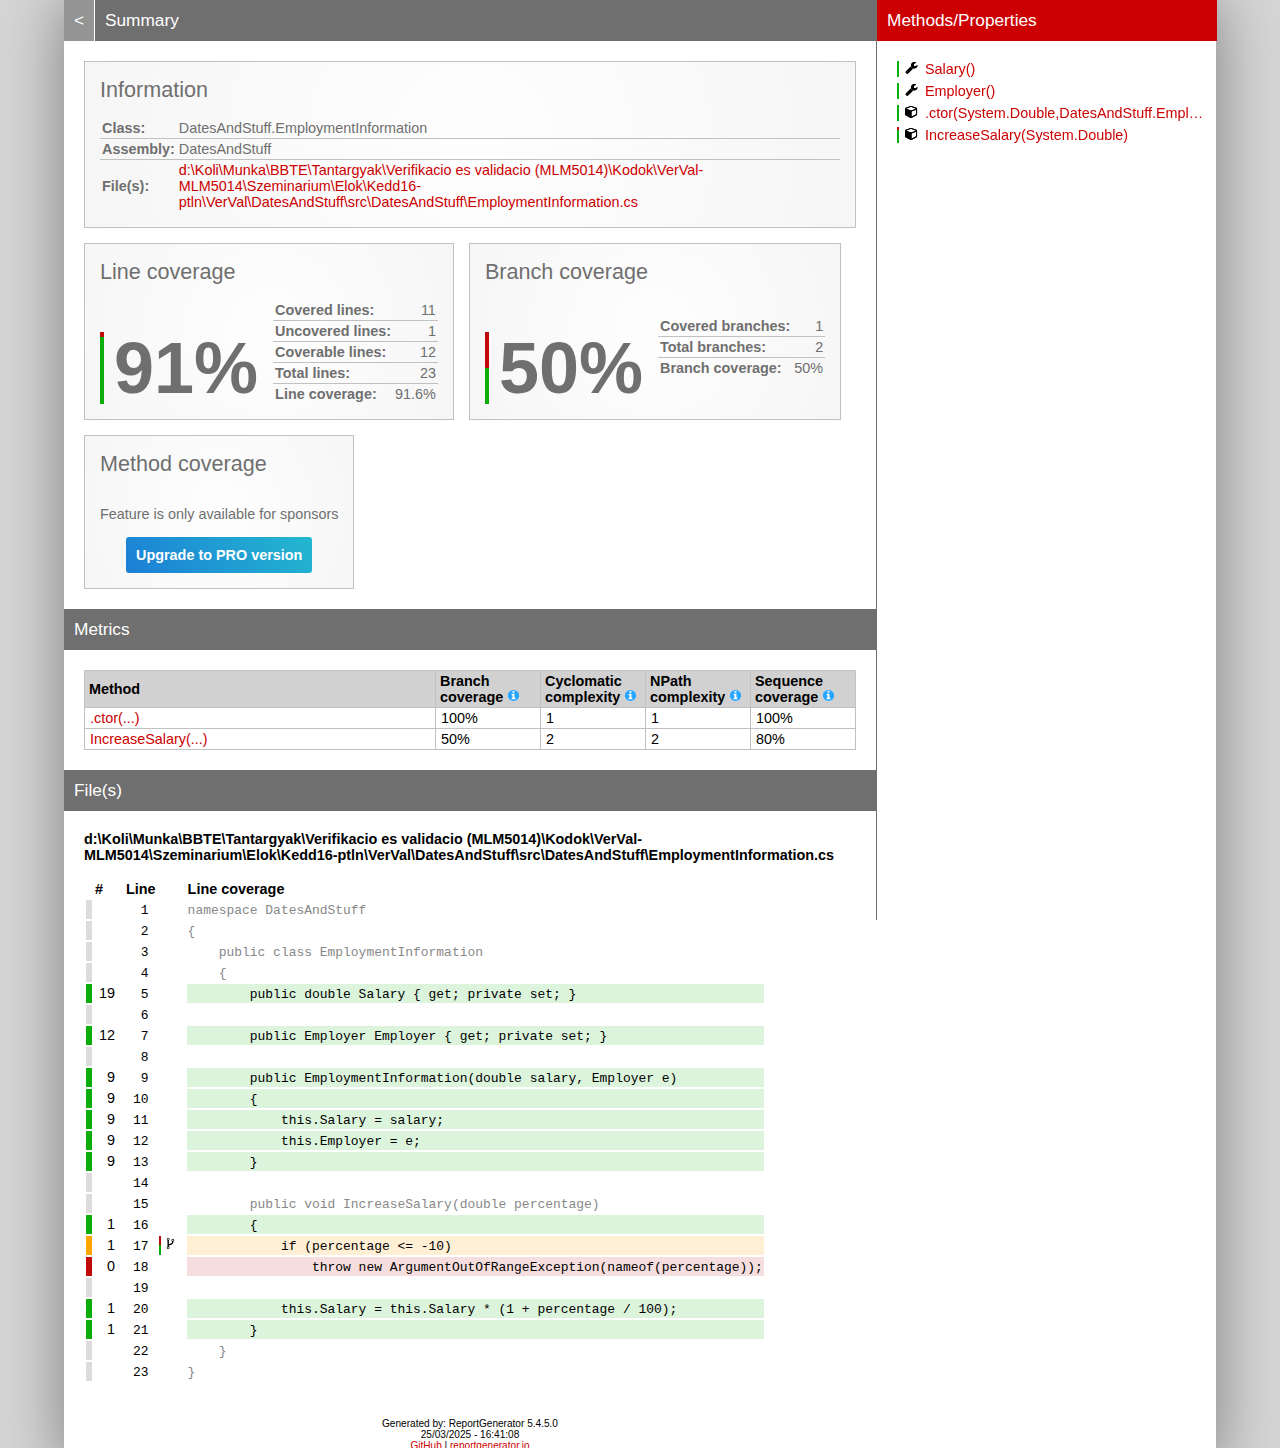
<file: TestResults/CoverageReport/DatesAndStuff_EmploymentInformation.html>
<!DOCTYPE html>
<html>
<head>
<meta charset="utf-8" />
<meta name="viewport" content="width=device-width, initial-scale=1.0" />
<meta http-equiv="X-UA-Compatible" content="IE=EDGE,chrome=1" />
<link href="[data-uri]" rel="icon" type="image/x-icon" />
<title>DatesAndStuff.EmploymentInformation - Coverage Report</title>
<link rel="stylesheet" type="text/css" href="report.css" />
</head><body><div class="container"><div class="containerleft">
<h1><a href="index.html" class="back">&lt;</a> Summary</h1>
<div class="card-group">
<div class="card">
<div class="card-header">Information</div>
<div class="card-body">
<div class="table">
<table>
<tr>
<th>Class:</th>
<td class="limit-width " title="DatesAndStuff.EmploymentInformation">DatesAndStuff.EmploymentInformation</td>
</tr>
<tr>
<th>Assembly:</th>
<td class="limit-width " title="DatesAndStuff">DatesAndStuff</td>
</tr>
<tr>
<th>File(s):</th>
<td class="overflow-wrap"><a href="#dKoliMunkaBBTETantargyakVerifikacioesvalidacioMLM5014KodokVerValMLM5014SzeminariumElokKedd16ptlnVerValDatesAndStuffsrcDatesAndStuffEmploymentInformationcs" class="navigatetohash">d:\Koli\Munka\BBTE\Tantargyak\Verifikacio es validacio (MLM5014)\Kodok\VerVal-MLM5014\Szeminarium\Elok\Kedd16-ptln\VerVal\DatesAndStuff\src\DatesAndStuff\EmploymentInformation.cs</a></td>
</tr>
</table>
</div>
</div>
</div>
</div>
<div class="card-group">
<div class="card">
<div class="card-header">Line coverage</div>
<div class="card-body">
<div class="large cardpercentagebar cardpercentagebar8">91%</div>
<div class="table">
<table>
<tr>
<th>Covered lines:</th>
<td class="limit-width right" title="11">11</td>
</tr>
<tr>
<th>Uncovered lines:</th>
<td class="limit-width right" title="1">1</td>
</tr>
<tr>
<th>Coverable lines:</th>
<td class="limit-width right" title="12">12</td>
</tr>
<tr>
<th>Total lines:</th>
<td class="limit-width right" title="23">23</td>
</tr>
<tr>
<th>Line coverage:</th>
<td class="limit-width right" title="11 of 12">91.6%</td>
</tr>
</table>
</div>
</div>
</div>
<div class="card">
<div class="card-header">Branch coverage</div>
<div class="card-body">
<div class="large cardpercentagebar cardpercentagebar50">50%</div>
<div class="table">
<table>
<tr>
<th>Covered branches:</th>
<td class="limit-width right" title="1">1</td>
</tr>
<tr>
<th>Total branches:</th>
<td class="limit-width right" title="2">2</td>
</tr>
<tr>
<th>Branch coverage:</th>
<td class="limit-width right" title="1 of 2">50%</td>
</tr>
</table>
</div>
</div>
</div>
<div class="card">
<div class="card-header">Method coverage</div>
<div class="card-body">
<div class="center">
<p>Feature is only available for sponsors</p>
<a class="pro-button" href="https://reportgenerator.io/pro" target="_blank">Upgrade to PRO version</a>
</div>
</div>
</div>
</div>
<h1>Metrics</h1>
<div class="table-responsive">
<table class="overview table-fixed">
<colgroup>
<col class="column-min-200" />
<col class="column105" />
<col class="column105" />
<col class="column105" />
<col class="column105" />
</colgroup>
<thead><tr><th>Method</th><th>Branch coverage <a href="https://en.wikipedia.org/wiki/Code_coverage" target="_blank"><i class="icon-info-circled"></i></a></th><th>Cyclomatic complexity <a href="https://en.wikipedia.org/wiki/Cyclomatic_complexity" target="_blank"><i class="icon-info-circled"></i></a></th><th>NPath complexity <a href="https://modess.io/npath-complexity-cyclomatic-complexity-explained" target="_blank"><i class="icon-info-circled"></i></a></th><th>Sequence coverage <a href="https://en.wikipedia.org/wiki/Code_coverage" target="_blank"><i class="icon-info-circled"></i></a></th></tr></thead>
<tbody>
<tr><td title="System.Void DatesAndStuff.EmploymentInformation::.ctor(System.Double,DatesAndStuff.Employer)"><a href="#file0_line9" class="navigatetohash">.ctor(...)</a></td><td>100%</td><td>1</td><td>1</td><td>100%</td></tr>
<tr><td title="System.Void DatesAndStuff.EmploymentInformation::IncreaseSalary(System.Double)"><a href="#file0_line16" class="navigatetohash">IncreaseSalary(...)</a></td><td>50%</td><td>2</td><td>2</td><td>80%</td></tr>
</tbody>
</table>
</div>
<h1>File(s)</h1>
<h2 id="dKoliMunkaBBTETantargyakVerifikacioesvalidacioMLM5014KodokVerValMLM5014SzeminariumElokKedd16ptlnVerValDatesAndStuffsrcDatesAndStuffEmploymentInformationcs">d:\Koli\Munka\BBTE\Tantargyak\Verifikacio es validacio (MLM5014)\Kodok\VerVal-MLM5014\Szeminarium\Elok\Kedd16-ptln\VerVal\DatesAndStuff\src\DatesAndStuff\EmploymentInformation.cs</h2>
<div class="table-responsive">
<table class="lineAnalysis">
<thead><tr><th></th><th>#</th><th>Line</th><th></th><th>Line coverage</th></tr></thead>
<tbody>
<tr class="" title="Not coverable" data-coverage="{'AllTestMethods': {'VC': '', 'LVS': 'gray'}}"><td class="gray">&nbsp;</td><td class="leftmargin rightmargin right"></td><td class="rightmargin right"><a id="file0_line1"></a><code>1</code></td><td></td><td class="lightgray"><code>namespace&nbsp;DatesAndStuff</code></td></tr>
<tr class="" title="Not coverable" data-coverage="{'AllTestMethods': {'VC': '', 'LVS': 'gray'}}"><td class="gray">&nbsp;</td><td class="leftmargin rightmargin right"></td><td class="rightmargin right"><a id="file0_line2"></a><code>2</code></td><td></td><td class="lightgray"><code>{</code></td></tr>
<tr class="" title="Not coverable" data-coverage="{'AllTestMethods': {'VC': '', 'LVS': 'gray'}}"><td class="gray">&nbsp;</td><td class="leftmargin rightmargin right"></td><td class="rightmargin right"><a id="file0_line3"></a><code>3</code></td><td></td><td class="lightgray"><code>&nbsp;&nbsp;&nbsp;&nbsp;public&nbsp;class&nbsp;EmploymentInformation</code></td></tr>
<tr class="" title="Not coverable" data-coverage="{'AllTestMethods': {'VC': '', 'LVS': 'gray'}}"><td class="gray">&nbsp;</td><td class="leftmargin rightmargin right"></td><td class="rightmargin right"><a id="file0_line4"></a><code>4</code></td><td></td><td class="lightgray"><code>&nbsp;&nbsp;&nbsp;&nbsp;{</code></td></tr>
<tr class="coverableline" title="Covered (19 visits)" data-coverage="{'AllTestMethods': {'VC': '19', 'LVS': 'green'}}"><td class="green">&nbsp;</td><td class="leftmargin rightmargin right">19</td><td class="rightmargin right"><a id="file0_line5"></a><code>5</code></td><td></td><td class="lightgreen"><code>&nbsp;&nbsp;&nbsp;&nbsp;&nbsp;&nbsp;&nbsp;&nbsp;public&nbsp;double&nbsp;Salary&nbsp;{&nbsp;get;&nbsp;private&nbsp;set;&nbsp;}</code></td></tr>
<tr class="" title="Not coverable" data-coverage="{'AllTestMethods': {'VC': '', 'LVS': 'gray'}}"><td class="gray">&nbsp;</td><td class="leftmargin rightmargin right"></td><td class="rightmargin right"><a id="file0_line6"></a><code>6</code></td><td></td><td class="lightgray"><code></code></td></tr>
<tr class="coverableline" title="Covered (12 visits)" data-coverage="{'AllTestMethods': {'VC': '12', 'LVS': 'green'}}"><td class="green">&nbsp;</td><td class="leftmargin rightmargin right">12</td><td class="rightmargin right"><a id="file0_line7"></a><code>7</code></td><td></td><td class="lightgreen"><code>&nbsp;&nbsp;&nbsp;&nbsp;&nbsp;&nbsp;&nbsp;&nbsp;public&nbsp;Employer&nbsp;Employer&nbsp;{&nbsp;get;&nbsp;private&nbsp;set;&nbsp;}</code></td></tr>
<tr class="" title="Not coverable" data-coverage="{'AllTestMethods': {'VC': '', 'LVS': 'gray'}}"><td class="gray">&nbsp;</td><td class="leftmargin rightmargin right"></td><td class="rightmargin right"><a id="file0_line8"></a><code>8</code></td><td></td><td class="lightgray"><code></code></td></tr>
<tr class="coverableline" title="Covered (9 visits)" data-coverage="{'AllTestMethods': {'VC': '9', 'LVS': 'green'}}"><td class="green">&nbsp;</td><td class="leftmargin rightmargin right">9</td><td class="rightmargin right"><a id="file0_line9"></a><code>9</code></td><td></td><td class="lightgreen"><code>&nbsp;&nbsp;&nbsp;&nbsp;&nbsp;&nbsp;&nbsp;&nbsp;public&nbsp;EmploymentInformation(double&nbsp;salary,&nbsp;Employer&nbsp;e)</code></td></tr>
<tr class="coverableline" title="Covered (9 visits)" data-coverage="{'AllTestMethods': {'VC': '9', 'LVS': 'green'}}"><td class="green">&nbsp;</td><td class="leftmargin rightmargin right">9</td><td class="rightmargin right"><a id="file0_line10"></a><code>10</code></td><td></td><td class="lightgreen"><code>&nbsp;&nbsp;&nbsp;&nbsp;&nbsp;&nbsp;&nbsp;&nbsp;{</code></td></tr>
<tr class="coverableline" title="Covered (9 visits)" data-coverage="{'AllTestMethods': {'VC': '9', 'LVS': 'green'}}"><td class="green">&nbsp;</td><td class="leftmargin rightmargin right">9</td><td class="rightmargin right"><a id="file0_line11"></a><code>11</code></td><td></td><td class="lightgreen"><code>&nbsp;&nbsp;&nbsp;&nbsp;&nbsp;&nbsp;&nbsp;&nbsp;&nbsp;&nbsp;&nbsp;&nbsp;this.Salary&nbsp;=&nbsp;salary;</code></td></tr>
<tr class="coverableline" title="Covered (9 visits)" data-coverage="{'AllTestMethods': {'VC': '9', 'LVS': 'green'}}"><td class="green">&nbsp;</td><td class="leftmargin rightmargin right">9</td><td class="rightmargin right"><a id="file0_line12"></a><code>12</code></td><td></td><td class="lightgreen"><code>&nbsp;&nbsp;&nbsp;&nbsp;&nbsp;&nbsp;&nbsp;&nbsp;&nbsp;&nbsp;&nbsp;&nbsp;this.Employer&nbsp;=&nbsp;e;</code></td></tr>
<tr class="coverableline" title="Covered (9 visits)" data-coverage="{'AllTestMethods': {'VC': '9', 'LVS': 'green'}}"><td class="green">&nbsp;</td><td class="leftmargin rightmargin right">9</td><td class="rightmargin right"><a id="file0_line13"></a><code>13</code></td><td></td><td class="lightgreen"><code>&nbsp;&nbsp;&nbsp;&nbsp;&nbsp;&nbsp;&nbsp;&nbsp;}</code></td></tr>
<tr class="" title="Not coverable" data-coverage="{'AllTestMethods': {'VC': '', 'LVS': 'gray'}}"><td class="gray">&nbsp;</td><td class="leftmargin rightmargin right"></td><td class="rightmargin right"><a id="file0_line14"></a><code>14</code></td><td></td><td class="lightgray"><code></code></td></tr>
<tr class="" title="Not coverable" data-coverage="{'AllTestMethods': {'VC': '', 'LVS': 'gray'}}"><td class="gray">&nbsp;</td><td class="leftmargin rightmargin right"></td><td class="rightmargin right"><a id="file0_line15"></a><code>15</code></td><td></td><td class="lightgray"><code>&nbsp;&nbsp;&nbsp;&nbsp;&nbsp;&nbsp;&nbsp;&nbsp;public&nbsp;void&nbsp;IncreaseSalary(double&nbsp;percentage)</code></td></tr>
<tr class="coverableline" title="Covered (1 visits)" data-coverage="{'AllTestMethods': {'VC': '1', 'LVS': 'green'}}"><td class="green">&nbsp;</td><td class="leftmargin rightmargin right">1</td><td class="rightmargin right"><a id="file0_line16"></a><code>16</code></td><td></td><td class="lightgreen"><code>&nbsp;&nbsp;&nbsp;&nbsp;&nbsp;&nbsp;&nbsp;&nbsp;{</code></td></tr>
<tr class="coverableline" title="Partially covered (1 visits, 1 of 2 branches are covered)" data-coverage="{'AllTestMethods': {'VC': '1', 'LVS': 'orange'}}"><td class="orange">&nbsp;</td><td class="leftmargin rightmargin right">1</td><td class="rightmargin right"><a id="file0_line17"></a><code>17</code></td><td class="percentagebar percentagebar50"><i class="icon-fork"></i></td><td class="lightorange"><code>&nbsp;&nbsp;&nbsp;&nbsp;&nbsp;&nbsp;&nbsp;&nbsp;&nbsp;&nbsp;&nbsp;&nbsp;if&nbsp;(percentage&nbsp;&lt;=&nbsp;-10)</code></td></tr>
<tr class="coverableline" title="Not covered (0 visits)" data-coverage="{'AllTestMethods': {'VC': '0', 'LVS': 'red'}}"><td class="red">&nbsp;</td><td class="leftmargin rightmargin right">0</td><td class="rightmargin right"><a id="file0_line18"></a><code>18</code></td><td></td><td class="lightred"><code>&nbsp;&nbsp;&nbsp;&nbsp;&nbsp;&nbsp;&nbsp;&nbsp;&nbsp;&nbsp;&nbsp;&nbsp;&nbsp;&nbsp;&nbsp;&nbsp;throw&nbsp;new&nbsp;ArgumentOutOfRangeException(nameof(percentage));</code></td></tr>
<tr class="" title="Not coverable" data-coverage="{'AllTestMethods': {'VC': '', 'LVS': 'gray'}}"><td class="gray">&nbsp;</td><td class="leftmargin rightmargin right"></td><td class="rightmargin right"><a id="file0_line19"></a><code>19</code></td><td></td><td class="lightgray"><code></code></td></tr>
<tr class="coverableline" title="Covered (1 visits)" data-coverage="{'AllTestMethods': {'VC': '1', 'LVS': 'green'}}"><td class="green">&nbsp;</td><td class="leftmargin rightmargin right">1</td><td class="rightmargin right"><a id="file0_line20"></a><code>20</code></td><td></td><td class="lightgreen"><code>&nbsp;&nbsp;&nbsp;&nbsp;&nbsp;&nbsp;&nbsp;&nbsp;&nbsp;&nbsp;&nbsp;&nbsp;this.Salary&nbsp;=&nbsp;this.Salary&nbsp;*&nbsp;(1&nbsp;+&nbsp;percentage&nbsp;/&nbsp;100);</code></td></tr>
<tr class="coverableline" title="Covered (1 visits)" data-coverage="{'AllTestMethods': {'VC': '1', 'LVS': 'green'}}"><td class="green">&nbsp;</td><td class="leftmargin rightmargin right">1</td><td class="rightmargin right"><a id="file0_line21"></a><code>21</code></td><td></td><td class="lightgreen"><code>&nbsp;&nbsp;&nbsp;&nbsp;&nbsp;&nbsp;&nbsp;&nbsp;}</code></td></tr>
<tr class="" title="Not coverable" data-coverage="{'AllTestMethods': {'VC': '', 'LVS': 'gray'}}"><td class="gray">&nbsp;</td><td class="leftmargin rightmargin right"></td><td class="rightmargin right"><a id="file0_line22"></a><code>22</code></td><td></td><td class="lightgray"><code>&nbsp;&nbsp;&nbsp;&nbsp;}</code></td></tr>
<tr class="" title="Not coverable" data-coverage="{'AllTestMethods': {'VC': '', 'LVS': 'gray'}}"><td class="gray">&nbsp;</td><td class="leftmargin rightmargin right"></td><td class="rightmargin right"><a id="file0_line23"></a><code>23</code></td><td></td><td class="lightgray"><code>}</code></td></tr>
</tbody>
</table>
</div>
<div class="footer">Generated by: ReportGenerator 5.4.5.0<br />25/03/2025 - 16:41:08<br /><a href="https://github.com/danielpalme/ReportGenerator">GitHub</a> | <a href="https://reportgenerator.io">reportgenerator.io</a></div></div>
<div class="containerright">
<div class="containerrightfixed">
<h1>Methods/Properties</h1>
<a href="#file0_line5" class="navigatetohash percentagebar percentagebar100" title="Line coverage: 100% - Salary()"><i class="icon-wrench"></i>Salary()</a><br />
<a href="#file0_line7" class="navigatetohash percentagebar percentagebar100" title="Line coverage: 100% - Employer()"><i class="icon-wrench"></i>Employer()</a><br />
<a href="#file0_line9" class="navigatetohash percentagebar percentagebar100" title="Line coverage: 100% - .ctor(System.Double,DatesAndStuff.Employer)"><i class="icon-cube"></i>.ctor(System.Double,DatesAndStuff.Employer)</a><br />
<a href="#file0_line16" class="navigatetohash percentagebar percentagebar80" title="Line coverage: 80% - IncreaseSalary(System.Double)"><i class="icon-cube"></i>IncreaseSalary(System.Double)</a><br />
<br/></div>
</div></div>
<script type="text/javascript">
/* <![CDATA[ */
(function() {
    var url = window.location.href;
    var startOfQueryString = url.indexOf('?');
    var queryString = startOfQueryString > -1 ? url.substr(startOfQueryString) : '';

    if (startOfQueryString > -1) {
        var i = 0, href= null;
        var css = document.getElementsByTagName('link');

        for (i = 0; i < css.length; i++) {
            if (css[i].getAttribute('rel') !== 'stylesheet') {
            continue;
            }

            href = css[i].getAttribute('href');

            if (href) {
            css[i].setAttribute('href', href + queryString);
            }
        }

        var links = document.getElementsByTagName('a');

        for (i = 0; i < links.length; i++) {
            href = links[i].getAttribute('href');

            if (href
                && !href.startsWith('http://')
                && !href.startsWith('https://')
                && !href.startsWith('#')
                && href.indexOf('?') === -1) {
            links[i].setAttribute('href', href + queryString);
            }
        }
    }

    var newScript = document.createElement('script');
    newScript.src = 'class.js' + queryString;
    document.getElementsByTagName('body')[0].appendChild(newScript);
})();
/* ]]> */ 
</script></body></html>
</file>
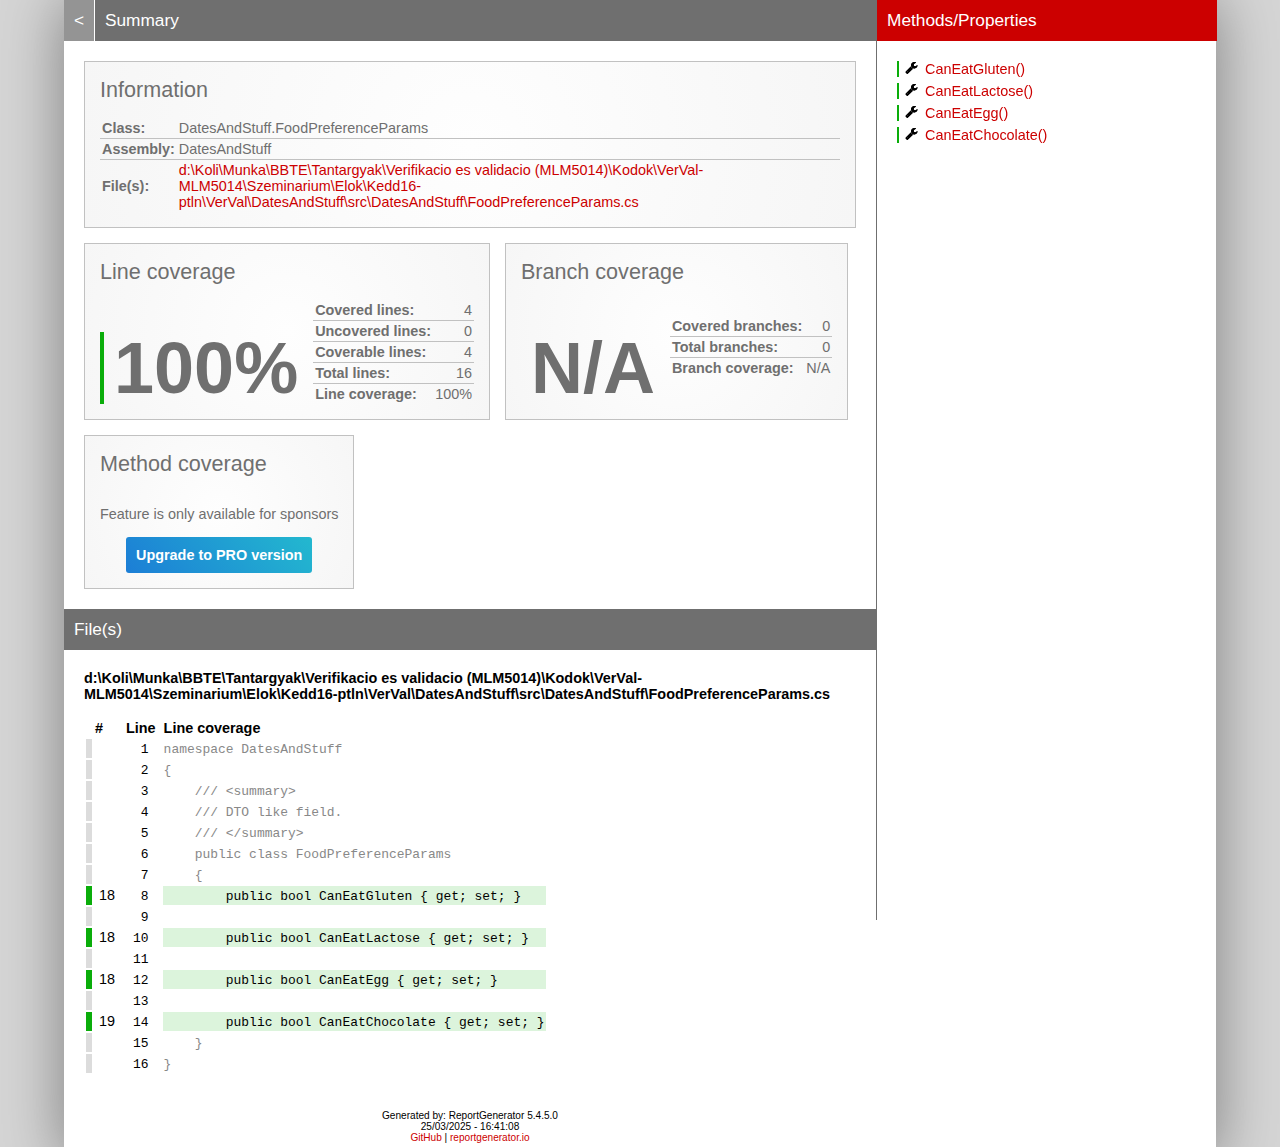
<file: TestResults/CoverageReport/DatesAndStuff_FoodPreferenceParams.html>
<!DOCTYPE html>
<html>
<head>
<meta charset="utf-8" />
<meta name="viewport" content="width=device-width, initial-scale=1.0" />
<meta http-equiv="X-UA-Compatible" content="IE=EDGE,chrome=1" />
<link href="[data-uri]" rel="icon" type="image/x-icon" />
<title>DatesAndStuff.FoodPreferenceParams - Coverage Report</title>
<link rel="stylesheet" type="text/css" href="report.css" />
</head><body><div class="container"><div class="containerleft">
<h1><a href="index.html" class="back">&lt;</a> Summary</h1>
<div class="card-group">
<div class="card">
<div class="card-header">Information</div>
<div class="card-body">
<div class="table">
<table>
<tr>
<th>Class:</th>
<td class="limit-width " title="DatesAndStuff.FoodPreferenceParams">DatesAndStuff.FoodPreferenceParams</td>
</tr>
<tr>
<th>Assembly:</th>
<td class="limit-width " title="DatesAndStuff">DatesAndStuff</td>
</tr>
<tr>
<th>File(s):</th>
<td class="overflow-wrap"><a href="#dKoliMunkaBBTETantargyakVerifikacioesvalidacioMLM5014KodokVerValMLM5014SzeminariumElokKedd16ptlnVerValDatesAndStuffsrcDatesAndStuffFoodPreferenceParamscs" class="navigatetohash">d:\Koli\Munka\BBTE\Tantargyak\Verifikacio es validacio (MLM5014)\Kodok\VerVal-MLM5014\Szeminarium\Elok\Kedd16-ptln\VerVal\DatesAndStuff\src\DatesAndStuff\FoodPreferenceParams.cs</a></td>
</tr>
</table>
</div>
</div>
</div>
</div>
<div class="card-group">
<div class="card">
<div class="card-header">Line coverage</div>
<div class="card-body">
<div class="large cardpercentagebar cardpercentagebar0">100%</div>
<div class="table">
<table>
<tr>
<th>Covered lines:</th>
<td class="limit-width right" title="4">4</td>
</tr>
<tr>
<th>Uncovered lines:</th>
<td class="limit-width right" title="0">0</td>
</tr>
<tr>
<th>Coverable lines:</th>
<td class="limit-width right" title="4">4</td>
</tr>
<tr>
<th>Total lines:</th>
<td class="limit-width right" title="16">16</td>
</tr>
<tr>
<th>Line coverage:</th>
<td class="limit-width right" title="4 of 4">100%</td>
</tr>
</table>
</div>
</div>
</div>
<div class="card">
<div class="card-header">Branch coverage</div>
<div class="card-body">
<div class="large">N/A</div>
<div class="table">
<table>
<tr>
<th>Covered branches:</th>
<td class="limit-width right" title="0">0</td>
</tr>
<tr>
<th>Total branches:</th>
<td class="limit-width right" title="0">0</td>
</tr>
<tr>
<th>Branch coverage:</th>
<td class="limit-width right" title="N/A">N/A</td>
</tr>
</table>
</div>
</div>
</div>
<div class="card">
<div class="card-header">Method coverage</div>
<div class="card-body">
<div class="center">
<p>Feature is only available for sponsors</p>
<a class="pro-button" href="https://reportgenerator.io/pro" target="_blank">Upgrade to PRO version</a>
</div>
</div>
</div>
</div>
<h1>File(s)</h1>
<h2 id="dKoliMunkaBBTETantargyakVerifikacioesvalidacioMLM5014KodokVerValMLM5014SzeminariumElokKedd16ptlnVerValDatesAndStuffsrcDatesAndStuffFoodPreferenceParamscs">d:\Koli\Munka\BBTE\Tantargyak\Verifikacio es validacio (MLM5014)\Kodok\VerVal-MLM5014\Szeminarium\Elok\Kedd16-ptln\VerVal\DatesAndStuff\src\DatesAndStuff\FoodPreferenceParams.cs</h2>
<div class="table-responsive">
<table class="lineAnalysis">
<thead><tr><th></th><th>#</th><th>Line</th><th></th><th>Line coverage</th></tr></thead>
<tbody>
<tr class="" title="Not coverable" data-coverage="{'AllTestMethods': {'VC': '', 'LVS': 'gray'}}"><td class="gray">&nbsp;</td><td class="leftmargin rightmargin right"></td><td class="rightmargin right"><a id="file0_line1"></a><code>1</code></td><td></td><td class="lightgray"><code>namespace&nbsp;DatesAndStuff</code></td></tr>
<tr class="" title="Not coverable" data-coverage="{'AllTestMethods': {'VC': '', 'LVS': 'gray'}}"><td class="gray">&nbsp;</td><td class="leftmargin rightmargin right"></td><td class="rightmargin right"><a id="file0_line2"></a><code>2</code></td><td></td><td class="lightgray"><code>{</code></td></tr>
<tr class="" title="Not coverable" data-coverage="{'AllTestMethods': {'VC': '', 'LVS': 'gray'}}"><td class="gray">&nbsp;</td><td class="leftmargin rightmargin right"></td><td class="rightmargin right"><a id="file0_line3"></a><code>3</code></td><td></td><td class="lightgray"><code>&nbsp;&nbsp;&nbsp;&nbsp;///&nbsp;&lt;summary&gt;</code></td></tr>
<tr class="" title="Not coverable" data-coverage="{'AllTestMethods': {'VC': '', 'LVS': 'gray'}}"><td class="gray">&nbsp;</td><td class="leftmargin rightmargin right"></td><td class="rightmargin right"><a id="file0_line4"></a><code>4</code></td><td></td><td class="lightgray"><code>&nbsp;&nbsp;&nbsp;&nbsp;///&nbsp;DTO&nbsp;like&nbsp;field.</code></td></tr>
<tr class="" title="Not coverable" data-coverage="{'AllTestMethods': {'VC': '', 'LVS': 'gray'}}"><td class="gray">&nbsp;</td><td class="leftmargin rightmargin right"></td><td class="rightmargin right"><a id="file0_line5"></a><code>5</code></td><td></td><td class="lightgray"><code>&nbsp;&nbsp;&nbsp;&nbsp;///&nbsp;&lt;/summary&gt;</code></td></tr>
<tr class="" title="Not coverable" data-coverage="{'AllTestMethods': {'VC': '', 'LVS': 'gray'}}"><td class="gray">&nbsp;</td><td class="leftmargin rightmargin right"></td><td class="rightmargin right"><a id="file0_line6"></a><code>6</code></td><td></td><td class="lightgray"><code>&nbsp;&nbsp;&nbsp;&nbsp;public&nbsp;class&nbsp;FoodPreferenceParams</code></td></tr>
<tr class="" title="Not coverable" data-coverage="{'AllTestMethods': {'VC': '', 'LVS': 'gray'}}"><td class="gray">&nbsp;</td><td class="leftmargin rightmargin right"></td><td class="rightmargin right"><a id="file0_line7"></a><code>7</code></td><td></td><td class="lightgray"><code>&nbsp;&nbsp;&nbsp;&nbsp;{</code></td></tr>
<tr class="coverableline" title="Covered (18 visits)" data-coverage="{'AllTestMethods': {'VC': '18', 'LVS': 'green'}}"><td class="green">&nbsp;</td><td class="leftmargin rightmargin right">18</td><td class="rightmargin right"><a id="file0_line8"></a><code>8</code></td><td></td><td class="lightgreen"><code>&nbsp;&nbsp;&nbsp;&nbsp;&nbsp;&nbsp;&nbsp;&nbsp;public&nbsp;bool&nbsp;CanEatGluten&nbsp;{&nbsp;get;&nbsp;set;&nbsp;}</code></td></tr>
<tr class="" title="Not coverable" data-coverage="{'AllTestMethods': {'VC': '', 'LVS': 'gray'}}"><td class="gray">&nbsp;</td><td class="leftmargin rightmargin right"></td><td class="rightmargin right"><a id="file0_line9"></a><code>9</code></td><td></td><td class="lightgray"><code></code></td></tr>
<tr class="coverableline" title="Covered (18 visits)" data-coverage="{'AllTestMethods': {'VC': '18', 'LVS': 'green'}}"><td class="green">&nbsp;</td><td class="leftmargin rightmargin right">18</td><td class="rightmargin right"><a id="file0_line10"></a><code>10</code></td><td></td><td class="lightgreen"><code>&nbsp;&nbsp;&nbsp;&nbsp;&nbsp;&nbsp;&nbsp;&nbsp;public&nbsp;bool&nbsp;CanEatLactose&nbsp;{&nbsp;get;&nbsp;set;&nbsp;}</code></td></tr>
<tr class="" title="Not coverable" data-coverage="{'AllTestMethods': {'VC': '', 'LVS': 'gray'}}"><td class="gray">&nbsp;</td><td class="leftmargin rightmargin right"></td><td class="rightmargin right"><a id="file0_line11"></a><code>11</code></td><td></td><td class="lightgray"><code></code></td></tr>
<tr class="coverableline" title="Covered (18 visits)" data-coverage="{'AllTestMethods': {'VC': '18', 'LVS': 'green'}}"><td class="green">&nbsp;</td><td class="leftmargin rightmargin right">18</td><td class="rightmargin right"><a id="file0_line12"></a><code>12</code></td><td></td><td class="lightgreen"><code>&nbsp;&nbsp;&nbsp;&nbsp;&nbsp;&nbsp;&nbsp;&nbsp;public&nbsp;bool&nbsp;CanEatEgg&nbsp;{&nbsp;get;&nbsp;set;&nbsp;}</code></td></tr>
<tr class="" title="Not coverable" data-coverage="{'AllTestMethods': {'VC': '', 'LVS': 'gray'}}"><td class="gray">&nbsp;</td><td class="leftmargin rightmargin right"></td><td class="rightmargin right"><a id="file0_line13"></a><code>13</code></td><td></td><td class="lightgray"><code></code></td></tr>
<tr class="coverableline" title="Covered (19 visits)" data-coverage="{'AllTestMethods': {'VC': '19', 'LVS': 'green'}}"><td class="green">&nbsp;</td><td class="leftmargin rightmargin right">19</td><td class="rightmargin right"><a id="file0_line14"></a><code>14</code></td><td></td><td class="lightgreen"><code>&nbsp;&nbsp;&nbsp;&nbsp;&nbsp;&nbsp;&nbsp;&nbsp;public&nbsp;bool&nbsp;CanEatChocolate&nbsp;{&nbsp;get;&nbsp;set;&nbsp;}</code></td></tr>
<tr class="" title="Not coverable" data-coverage="{'AllTestMethods': {'VC': '', 'LVS': 'gray'}}"><td class="gray">&nbsp;</td><td class="leftmargin rightmargin right"></td><td class="rightmargin right"><a id="file0_line15"></a><code>15</code></td><td></td><td class="lightgray"><code>&nbsp;&nbsp;&nbsp;&nbsp;}</code></td></tr>
<tr class="" title="Not coverable" data-coverage="{'AllTestMethods': {'VC': '', 'LVS': 'gray'}}"><td class="gray">&nbsp;</td><td class="leftmargin rightmargin right"></td><td class="rightmargin right"><a id="file0_line16"></a><code>16</code></td><td></td><td class="lightgray"><code>}</code></td></tr>
</tbody>
</table>
</div>
<div class="footer">Generated by: ReportGenerator 5.4.5.0<br />25/03/2025 - 16:41:08<br /><a href="https://github.com/danielpalme/ReportGenerator">GitHub</a> | <a href="https://reportgenerator.io">reportgenerator.io</a></div></div>
<div class="containerright">
<div class="containerrightfixed">
<h1>Methods/Properties</h1>
<a href="#file0_line8" class="navigatetohash percentagebar percentagebar100" title="Line coverage: 100% - CanEatGluten()"><i class="icon-wrench"></i>CanEatGluten()</a><br />
<a href="#file0_line10" class="navigatetohash percentagebar percentagebar100" title="Line coverage: 100% - CanEatLactose()"><i class="icon-wrench"></i>CanEatLactose()</a><br />
<a href="#file0_line12" class="navigatetohash percentagebar percentagebar100" title="Line coverage: 100% - CanEatEgg()"><i class="icon-wrench"></i>CanEatEgg()</a><br />
<a href="#file0_line14" class="navigatetohash percentagebar percentagebar100" title="Line coverage: 100% - CanEatChocolate()"><i class="icon-wrench"></i>CanEatChocolate()</a><br />
<br/></div>
</div></div>
<script type="text/javascript">
/* <![CDATA[ */
(function() {
    var url = window.location.href;
    var startOfQueryString = url.indexOf('?');
    var queryString = startOfQueryString > -1 ? url.substr(startOfQueryString) : '';

    if (startOfQueryString > -1) {
        var i = 0, href= null;
        var css = document.getElementsByTagName('link');

        for (i = 0; i < css.length; i++) {
            if (css[i].getAttribute('rel') !== 'stylesheet') {
            continue;
            }

            href = css[i].getAttribute('href');

            if (href) {
            css[i].setAttribute('href', href + queryString);
            }
        }

        var links = document.getElementsByTagName('a');

        for (i = 0; i < links.length; i++) {
            href = links[i].getAttribute('href');

            if (href
                && !href.startsWith('http://')
                && !href.startsWith('https://')
                && !href.startsWith('#')
                && href.indexOf('?') === -1) {
            links[i].setAttribute('href', href + queryString);
            }
        }
    }

    var newScript = document.createElement('script');
    newScript.src = 'class.js' + queryString;
    document.getElementsByTagName('body')[0].appendChild(newScript);
})();
/* ]]> */ 
</script></body></html>
</file>
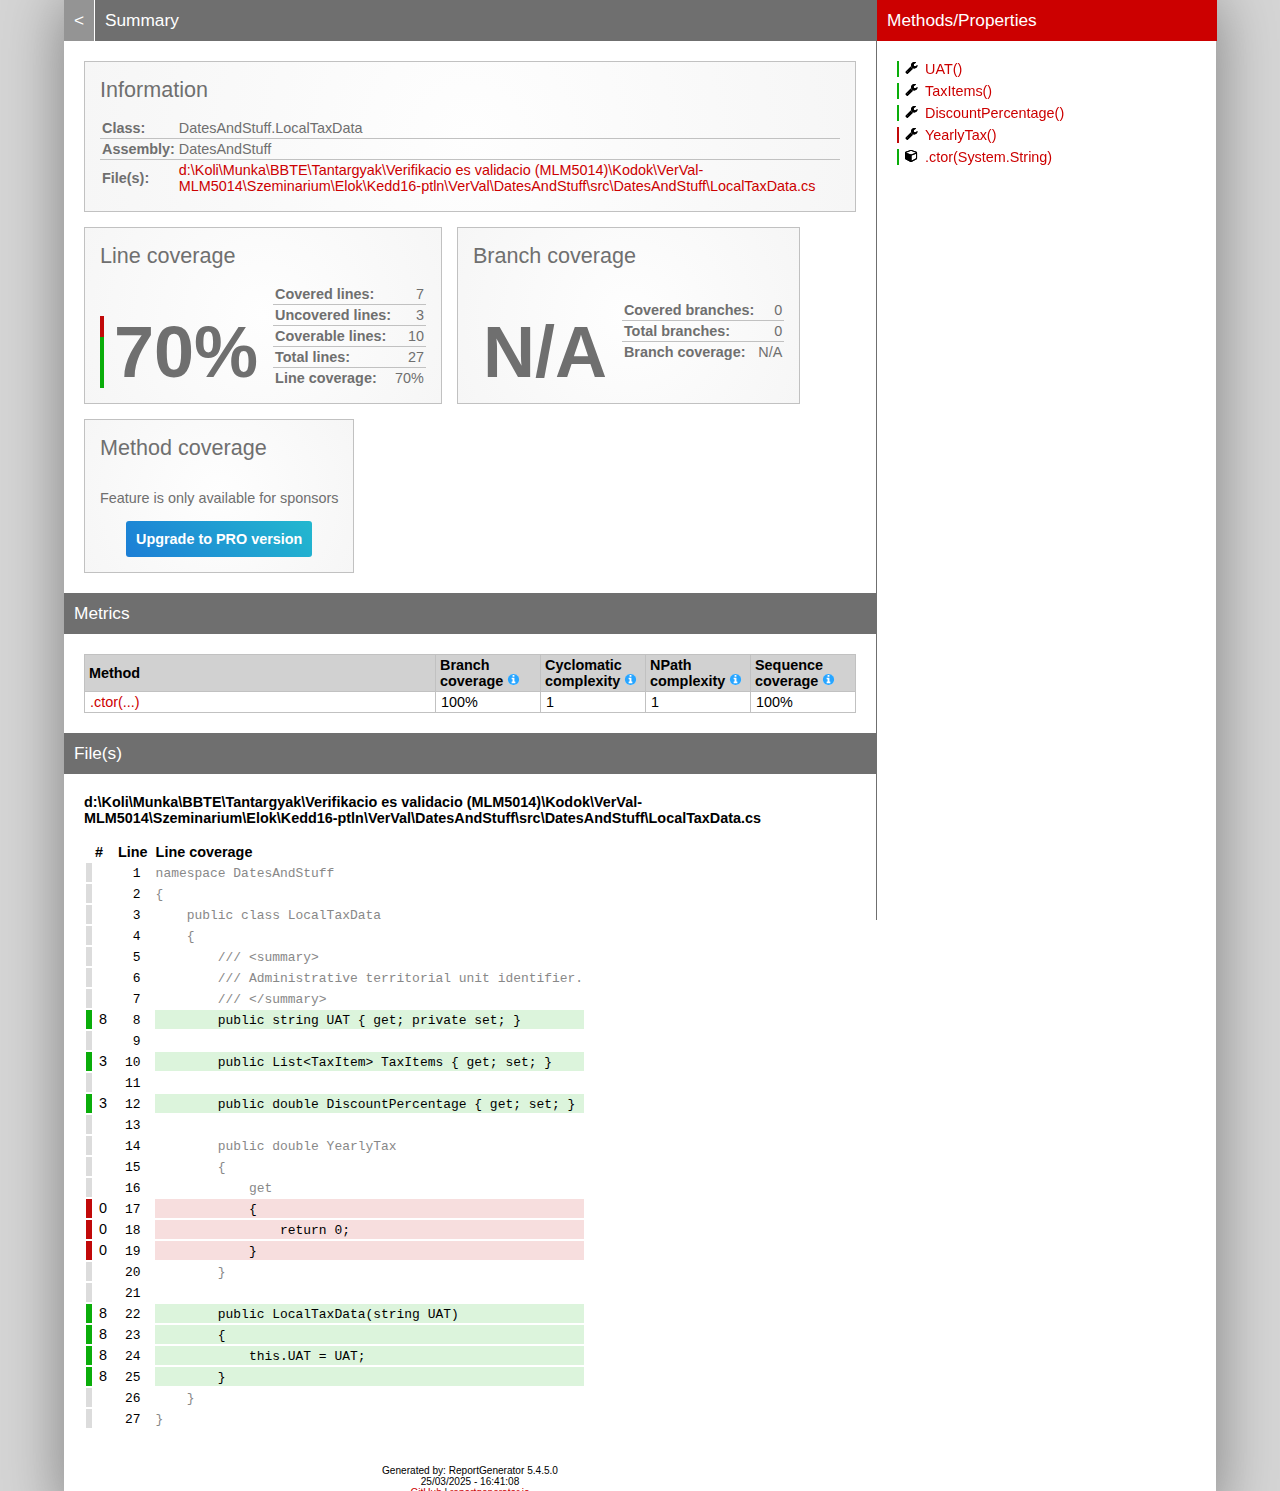
<file: TestResults/CoverageReport/DatesAndStuff_LocalTaxData.html>
<!DOCTYPE html>
<html>
<head>
<meta charset="utf-8" />
<meta name="viewport" content="width=device-width, initial-scale=1.0" />
<meta http-equiv="X-UA-Compatible" content="IE=EDGE,chrome=1" />
<link href="[data-uri]" rel="icon" type="image/x-icon" />
<title>DatesAndStuff.LocalTaxData - Coverage Report</title>
<link rel="stylesheet" type="text/css" href="report.css" />
</head><body><div class="container"><div class="containerleft">
<h1><a href="index.html" class="back">&lt;</a> Summary</h1>
<div class="card-group">
<div class="card">
<div class="card-header">Information</div>
<div class="card-body">
<div class="table">
<table>
<tr>
<th>Class:</th>
<td class="limit-width " title="DatesAndStuff.LocalTaxData">DatesAndStuff.LocalTaxData</td>
</tr>
<tr>
<th>Assembly:</th>
<td class="limit-width " title="DatesAndStuff">DatesAndStuff</td>
</tr>
<tr>
<th>File(s):</th>
<td class="overflow-wrap"><a href="#dKoliMunkaBBTETantargyakVerifikacioesvalidacioMLM5014KodokVerValMLM5014SzeminariumElokKedd16ptlnVerValDatesAndStuffsrcDatesAndStuffLocalTaxDatacs" class="navigatetohash">d:\Koli\Munka\BBTE\Tantargyak\Verifikacio es validacio (MLM5014)\Kodok\VerVal-MLM5014\Szeminarium\Elok\Kedd16-ptln\VerVal\DatesAndStuff\src\DatesAndStuff\LocalTaxData.cs</a></td>
</tr>
</table>
</div>
</div>
</div>
</div>
<div class="card-group">
<div class="card">
<div class="card-header">Line coverage</div>
<div class="card-body">
<div class="large cardpercentagebar cardpercentagebar30">70%</div>
<div class="table">
<table>
<tr>
<th>Covered lines:</th>
<td class="limit-width right" title="7">7</td>
</tr>
<tr>
<th>Uncovered lines:</th>
<td class="limit-width right" title="3">3</td>
</tr>
<tr>
<th>Coverable lines:</th>
<td class="limit-width right" title="10">10</td>
</tr>
<tr>
<th>Total lines:</th>
<td class="limit-width right" title="27">27</td>
</tr>
<tr>
<th>Line coverage:</th>
<td class="limit-width right" title="7 of 10">70%</td>
</tr>
</table>
</div>
</div>
</div>
<div class="card">
<div class="card-header">Branch coverage</div>
<div class="card-body">
<div class="large">N/A</div>
<div class="table">
<table>
<tr>
<th>Covered branches:</th>
<td class="limit-width right" title="0">0</td>
</tr>
<tr>
<th>Total branches:</th>
<td class="limit-width right" title="0">0</td>
</tr>
<tr>
<th>Branch coverage:</th>
<td class="limit-width right" title="N/A">N/A</td>
</tr>
</table>
</div>
</div>
</div>
<div class="card">
<div class="card-header">Method coverage</div>
<div class="card-body">
<div class="center">
<p>Feature is only available for sponsors</p>
<a class="pro-button" href="https://reportgenerator.io/pro" target="_blank">Upgrade to PRO version</a>
</div>
</div>
</div>
</div>
<h1>Metrics</h1>
<div class="table-responsive">
<table class="overview table-fixed">
<colgroup>
<col class="column-min-200" />
<col class="column105" />
<col class="column105" />
<col class="column105" />
<col class="column105" />
</colgroup>
<thead><tr><th>Method</th><th>Branch coverage <a href="https://en.wikipedia.org/wiki/Code_coverage" target="_blank"><i class="icon-info-circled"></i></a></th><th>Cyclomatic complexity <a href="https://en.wikipedia.org/wiki/Cyclomatic_complexity" target="_blank"><i class="icon-info-circled"></i></a></th><th>NPath complexity <a href="https://modess.io/npath-complexity-cyclomatic-complexity-explained" target="_blank"><i class="icon-info-circled"></i></a></th><th>Sequence coverage <a href="https://en.wikipedia.org/wiki/Code_coverage" target="_blank"><i class="icon-info-circled"></i></a></th></tr></thead>
<tbody>
<tr><td title="System.Void DatesAndStuff.LocalTaxData::.ctor(System.String)"><a href="#file0_line22" class="navigatetohash">.ctor(...)</a></td><td>100%</td><td>1</td><td>1</td><td>100%</td></tr>
</tbody>
</table>
</div>
<h1>File(s)</h1>
<h2 id="dKoliMunkaBBTETantargyakVerifikacioesvalidacioMLM5014KodokVerValMLM5014SzeminariumElokKedd16ptlnVerValDatesAndStuffsrcDatesAndStuffLocalTaxDatacs">d:\Koli\Munka\BBTE\Tantargyak\Verifikacio es validacio (MLM5014)\Kodok\VerVal-MLM5014\Szeminarium\Elok\Kedd16-ptln\VerVal\DatesAndStuff\src\DatesAndStuff\LocalTaxData.cs</h2>
<div class="table-responsive">
<table class="lineAnalysis">
<thead><tr><th></th><th>#</th><th>Line</th><th></th><th>Line coverage</th></tr></thead>
<tbody>
<tr class="" title="Not coverable" data-coverage="{'AllTestMethods': {'VC': '', 'LVS': 'gray'}}"><td class="gray">&nbsp;</td><td class="leftmargin rightmargin right"></td><td class="rightmargin right"><a id="file0_line1"></a><code>1</code></td><td></td><td class="lightgray"><code>namespace&nbsp;DatesAndStuff</code></td></tr>
<tr class="" title="Not coverable" data-coverage="{'AllTestMethods': {'VC': '', 'LVS': 'gray'}}"><td class="gray">&nbsp;</td><td class="leftmargin rightmargin right"></td><td class="rightmargin right"><a id="file0_line2"></a><code>2</code></td><td></td><td class="lightgray"><code>{</code></td></tr>
<tr class="" title="Not coverable" data-coverage="{'AllTestMethods': {'VC': '', 'LVS': 'gray'}}"><td class="gray">&nbsp;</td><td class="leftmargin rightmargin right"></td><td class="rightmargin right"><a id="file0_line3"></a><code>3</code></td><td></td><td class="lightgray"><code>&nbsp;&nbsp;&nbsp;&nbsp;public&nbsp;class&nbsp;LocalTaxData</code></td></tr>
<tr class="" title="Not coverable" data-coverage="{'AllTestMethods': {'VC': '', 'LVS': 'gray'}}"><td class="gray">&nbsp;</td><td class="leftmargin rightmargin right"></td><td class="rightmargin right"><a id="file0_line4"></a><code>4</code></td><td></td><td class="lightgray"><code>&nbsp;&nbsp;&nbsp;&nbsp;{</code></td></tr>
<tr class="" title="Not coverable" data-coverage="{'AllTestMethods': {'VC': '', 'LVS': 'gray'}}"><td class="gray">&nbsp;</td><td class="leftmargin rightmargin right"></td><td class="rightmargin right"><a id="file0_line5"></a><code>5</code></td><td></td><td class="lightgray"><code>&nbsp;&nbsp;&nbsp;&nbsp;&nbsp;&nbsp;&nbsp;&nbsp;///&nbsp;&lt;summary&gt;</code></td></tr>
<tr class="" title="Not coverable" data-coverage="{'AllTestMethods': {'VC': '', 'LVS': 'gray'}}"><td class="gray">&nbsp;</td><td class="leftmargin rightmargin right"></td><td class="rightmargin right"><a id="file0_line6"></a><code>6</code></td><td></td><td class="lightgray"><code>&nbsp;&nbsp;&nbsp;&nbsp;&nbsp;&nbsp;&nbsp;&nbsp;///&nbsp;Administrative&nbsp;territorial&nbsp;unit&nbsp;identifier.</code></td></tr>
<tr class="" title="Not coverable" data-coverage="{'AllTestMethods': {'VC': '', 'LVS': 'gray'}}"><td class="gray">&nbsp;</td><td class="leftmargin rightmargin right"></td><td class="rightmargin right"><a id="file0_line7"></a><code>7</code></td><td></td><td class="lightgray"><code>&nbsp;&nbsp;&nbsp;&nbsp;&nbsp;&nbsp;&nbsp;&nbsp;///&nbsp;&lt;/summary&gt;</code></td></tr>
<tr class="coverableline" title="Covered (8 visits)" data-coverage="{'AllTestMethods': {'VC': '8', 'LVS': 'green'}}"><td class="green">&nbsp;</td><td class="leftmargin rightmargin right">8</td><td class="rightmargin right"><a id="file0_line8"></a><code>8</code></td><td></td><td class="lightgreen"><code>&nbsp;&nbsp;&nbsp;&nbsp;&nbsp;&nbsp;&nbsp;&nbsp;public&nbsp;string&nbsp;UAT&nbsp;{&nbsp;get;&nbsp;private&nbsp;set;&nbsp;}</code></td></tr>
<tr class="" title="Not coverable" data-coverage="{'AllTestMethods': {'VC': '', 'LVS': 'gray'}}"><td class="gray">&nbsp;</td><td class="leftmargin rightmargin right"></td><td class="rightmargin right"><a id="file0_line9"></a><code>9</code></td><td></td><td class="lightgray"><code></code></td></tr>
<tr class="coverableline" title="Covered (3 visits)" data-coverage="{'AllTestMethods': {'VC': '3', 'LVS': 'green'}}"><td class="green">&nbsp;</td><td class="leftmargin rightmargin right">3</td><td class="rightmargin right"><a id="file0_line10"></a><code>10</code></td><td></td><td class="lightgreen"><code>&nbsp;&nbsp;&nbsp;&nbsp;&nbsp;&nbsp;&nbsp;&nbsp;public&nbsp;List&lt;TaxItem&gt;&nbsp;TaxItems&nbsp;{&nbsp;get;&nbsp;set;&nbsp;}</code></td></tr>
<tr class="" title="Not coverable" data-coverage="{'AllTestMethods': {'VC': '', 'LVS': 'gray'}}"><td class="gray">&nbsp;</td><td class="leftmargin rightmargin right"></td><td class="rightmargin right"><a id="file0_line11"></a><code>11</code></td><td></td><td class="lightgray"><code></code></td></tr>
<tr class="coverableline" title="Covered (3 visits)" data-coverage="{'AllTestMethods': {'VC': '3', 'LVS': 'green'}}"><td class="green">&nbsp;</td><td class="leftmargin rightmargin right">3</td><td class="rightmargin right"><a id="file0_line12"></a><code>12</code></td><td></td><td class="lightgreen"><code>&nbsp;&nbsp;&nbsp;&nbsp;&nbsp;&nbsp;&nbsp;&nbsp;public&nbsp;double&nbsp;DiscountPercentage&nbsp;{&nbsp;get;&nbsp;set;&nbsp;}</code></td></tr>
<tr class="" title="Not coverable" data-coverage="{'AllTestMethods': {'VC': '', 'LVS': 'gray'}}"><td class="gray">&nbsp;</td><td class="leftmargin rightmargin right"></td><td class="rightmargin right"><a id="file0_line13"></a><code>13</code></td><td></td><td class="lightgray"><code></code></td></tr>
<tr class="" title="Not coverable" data-coverage="{'AllTestMethods': {'VC': '', 'LVS': 'gray'}}"><td class="gray">&nbsp;</td><td class="leftmargin rightmargin right"></td><td class="rightmargin right"><a id="file0_line14"></a><code>14</code></td><td></td><td class="lightgray"><code>&nbsp;&nbsp;&nbsp;&nbsp;&nbsp;&nbsp;&nbsp;&nbsp;public&nbsp;double&nbsp;YearlyTax</code></td></tr>
<tr class="" title="Not coverable" data-coverage="{'AllTestMethods': {'VC': '', 'LVS': 'gray'}}"><td class="gray">&nbsp;</td><td class="leftmargin rightmargin right"></td><td class="rightmargin right"><a id="file0_line15"></a><code>15</code></td><td></td><td class="lightgray"><code>&nbsp;&nbsp;&nbsp;&nbsp;&nbsp;&nbsp;&nbsp;&nbsp;{</code></td></tr>
<tr class="" title="Not coverable" data-coverage="{'AllTestMethods': {'VC': '', 'LVS': 'gray'}}"><td class="gray">&nbsp;</td><td class="leftmargin rightmargin right"></td><td class="rightmargin right"><a id="file0_line16"></a><code>16</code></td><td></td><td class="lightgray"><code>&nbsp;&nbsp;&nbsp;&nbsp;&nbsp;&nbsp;&nbsp;&nbsp;&nbsp;&nbsp;&nbsp;&nbsp;get</code></td></tr>
<tr class="coverableline" title="Not covered (0 visits)" data-coverage="{'AllTestMethods': {'VC': '0', 'LVS': 'red'}}"><td class="red">&nbsp;</td><td class="leftmargin rightmargin right">0</td><td class="rightmargin right"><a id="file0_line17"></a><code>17</code></td><td></td><td class="lightred"><code>&nbsp;&nbsp;&nbsp;&nbsp;&nbsp;&nbsp;&nbsp;&nbsp;&nbsp;&nbsp;&nbsp;&nbsp;{</code></td></tr>
<tr class="coverableline" title="Not covered (0 visits)" data-coverage="{'AllTestMethods': {'VC': '0', 'LVS': 'red'}}"><td class="red">&nbsp;</td><td class="leftmargin rightmargin right">0</td><td class="rightmargin right"><a id="file0_line18"></a><code>18</code></td><td></td><td class="lightred"><code>&nbsp;&nbsp;&nbsp;&nbsp;&nbsp;&nbsp;&nbsp;&nbsp;&nbsp;&nbsp;&nbsp;&nbsp;&nbsp;&nbsp;&nbsp;&nbsp;return&nbsp;0;</code></td></tr>
<tr class="coverableline" title="Not covered (0 visits)" data-coverage="{'AllTestMethods': {'VC': '0', 'LVS': 'red'}}"><td class="red">&nbsp;</td><td class="leftmargin rightmargin right">0</td><td class="rightmargin right"><a id="file0_line19"></a><code>19</code></td><td></td><td class="lightred"><code>&nbsp;&nbsp;&nbsp;&nbsp;&nbsp;&nbsp;&nbsp;&nbsp;&nbsp;&nbsp;&nbsp;&nbsp;}</code></td></tr>
<tr class="" title="Not coverable" data-coverage="{'AllTestMethods': {'VC': '', 'LVS': 'gray'}}"><td class="gray">&nbsp;</td><td class="leftmargin rightmargin right"></td><td class="rightmargin right"><a id="file0_line20"></a><code>20</code></td><td></td><td class="lightgray"><code>&nbsp;&nbsp;&nbsp;&nbsp;&nbsp;&nbsp;&nbsp;&nbsp;}</code></td></tr>
<tr class="" title="Not coverable" data-coverage="{'AllTestMethods': {'VC': '', 'LVS': 'gray'}}"><td class="gray">&nbsp;</td><td class="leftmargin rightmargin right"></td><td class="rightmargin right"><a id="file0_line21"></a><code>21</code></td><td></td><td class="lightgray"><code></code></td></tr>
<tr class="coverableline" title="Covered (8 visits)" data-coverage="{'AllTestMethods': {'VC': '8', 'LVS': 'green'}}"><td class="green">&nbsp;</td><td class="leftmargin rightmargin right">8</td><td class="rightmargin right"><a id="file0_line22"></a><code>22</code></td><td></td><td class="lightgreen"><code>&nbsp;&nbsp;&nbsp;&nbsp;&nbsp;&nbsp;&nbsp;&nbsp;public&nbsp;LocalTaxData(string&nbsp;UAT)</code></td></tr>
<tr class="coverableline" title="Covered (8 visits)" data-coverage="{'AllTestMethods': {'VC': '8', 'LVS': 'green'}}"><td class="green">&nbsp;</td><td class="leftmargin rightmargin right">8</td><td class="rightmargin right"><a id="file0_line23"></a><code>23</code></td><td></td><td class="lightgreen"><code>&nbsp;&nbsp;&nbsp;&nbsp;&nbsp;&nbsp;&nbsp;&nbsp;{</code></td></tr>
<tr class="coverableline" title="Covered (8 visits)" data-coverage="{'AllTestMethods': {'VC': '8', 'LVS': 'green'}}"><td class="green">&nbsp;</td><td class="leftmargin rightmargin right">8</td><td class="rightmargin right"><a id="file0_line24"></a><code>24</code></td><td></td><td class="lightgreen"><code>&nbsp;&nbsp;&nbsp;&nbsp;&nbsp;&nbsp;&nbsp;&nbsp;&nbsp;&nbsp;&nbsp;&nbsp;this.UAT&nbsp;=&nbsp;UAT;</code></td></tr>
<tr class="coverableline" title="Covered (8 visits)" data-coverage="{'AllTestMethods': {'VC': '8', 'LVS': 'green'}}"><td class="green">&nbsp;</td><td class="leftmargin rightmargin right">8</td><td class="rightmargin right"><a id="file0_line25"></a><code>25</code></td><td></td><td class="lightgreen"><code>&nbsp;&nbsp;&nbsp;&nbsp;&nbsp;&nbsp;&nbsp;&nbsp;}</code></td></tr>
<tr class="" title="Not coverable" data-coverage="{'AllTestMethods': {'VC': '', 'LVS': 'gray'}}"><td class="gray">&nbsp;</td><td class="leftmargin rightmargin right"></td><td class="rightmargin right"><a id="file0_line26"></a><code>26</code></td><td></td><td class="lightgray"><code>&nbsp;&nbsp;&nbsp;&nbsp;}</code></td></tr>
<tr class="" title="Not coverable" data-coverage="{'AllTestMethods': {'VC': '', 'LVS': 'gray'}}"><td class="gray">&nbsp;</td><td class="leftmargin rightmargin right"></td><td class="rightmargin right"><a id="file0_line27"></a><code>27</code></td><td></td><td class="lightgray"><code>}</code></td></tr>
</tbody>
</table>
</div>
<div class="footer">Generated by: ReportGenerator 5.4.5.0<br />25/03/2025 - 16:41:08<br /><a href="https://github.com/danielpalme/ReportGenerator">GitHub</a> | <a href="https://reportgenerator.io">reportgenerator.io</a></div></div>
<div class="containerright">
<div class="containerrightfixed">
<h1>Methods/Properties</h1>
<a href="#file0_line8" class="navigatetohash percentagebar percentagebar100" title="Line coverage: 100% - UAT()"><i class="icon-wrench"></i>UAT()</a><br />
<a href="#file0_line10" class="navigatetohash percentagebar percentagebar100" title="Line coverage: 100% - TaxItems()"><i class="icon-wrench"></i>TaxItems()</a><br />
<a href="#file0_line12" class="navigatetohash percentagebar percentagebar100" title="Line coverage: 100% - DiscountPercentage()"><i class="icon-wrench"></i>DiscountPercentage()</a><br />
<a href="#file0_line17" class="navigatetohash percentagebar percentagebar0" title="Line coverage: 0% - YearlyTax()"><i class="icon-wrench"></i>YearlyTax()</a><br />
<a href="#file0_line22" class="navigatetohash percentagebar percentagebar100" title="Line coverage: 100% - .ctor(System.String)"><i class="icon-cube"></i>.ctor(System.String)</a><br />
<br/></div>
</div></div>
<script type="text/javascript">
/* <![CDATA[ */
(function() {
    var url = window.location.href;
    var startOfQueryString = url.indexOf('?');
    var queryString = startOfQueryString > -1 ? url.substr(startOfQueryString) : '';

    if (startOfQueryString > -1) {
        var i = 0, href= null;
        var css = document.getElementsByTagName('link');

        for (i = 0; i < css.length; i++) {
            if (css[i].getAttribute('rel') !== 'stylesheet') {
            continue;
            }

            href = css[i].getAttribute('href');

            if (href) {
            css[i].setAttribute('href', href + queryString);
            }
        }

        var links = document.getElementsByTagName('a');

        for (i = 0; i < links.length; i++) {
            href = links[i].getAttribute('href');

            if (href
                && !href.startsWith('http://')
                && !href.startsWith('https://')
                && !href.startsWith('#')
                && href.indexOf('?') === -1) {
            links[i].setAttribute('href', href + queryString);
            }
        }
    }

    var newScript = document.createElement('script');
    newScript.src = 'class.js' + queryString;
    document.getElementsByTagName('body')[0].appendChild(newScript);
})();
/* ]]> */ 
</script></body></html>
</file>
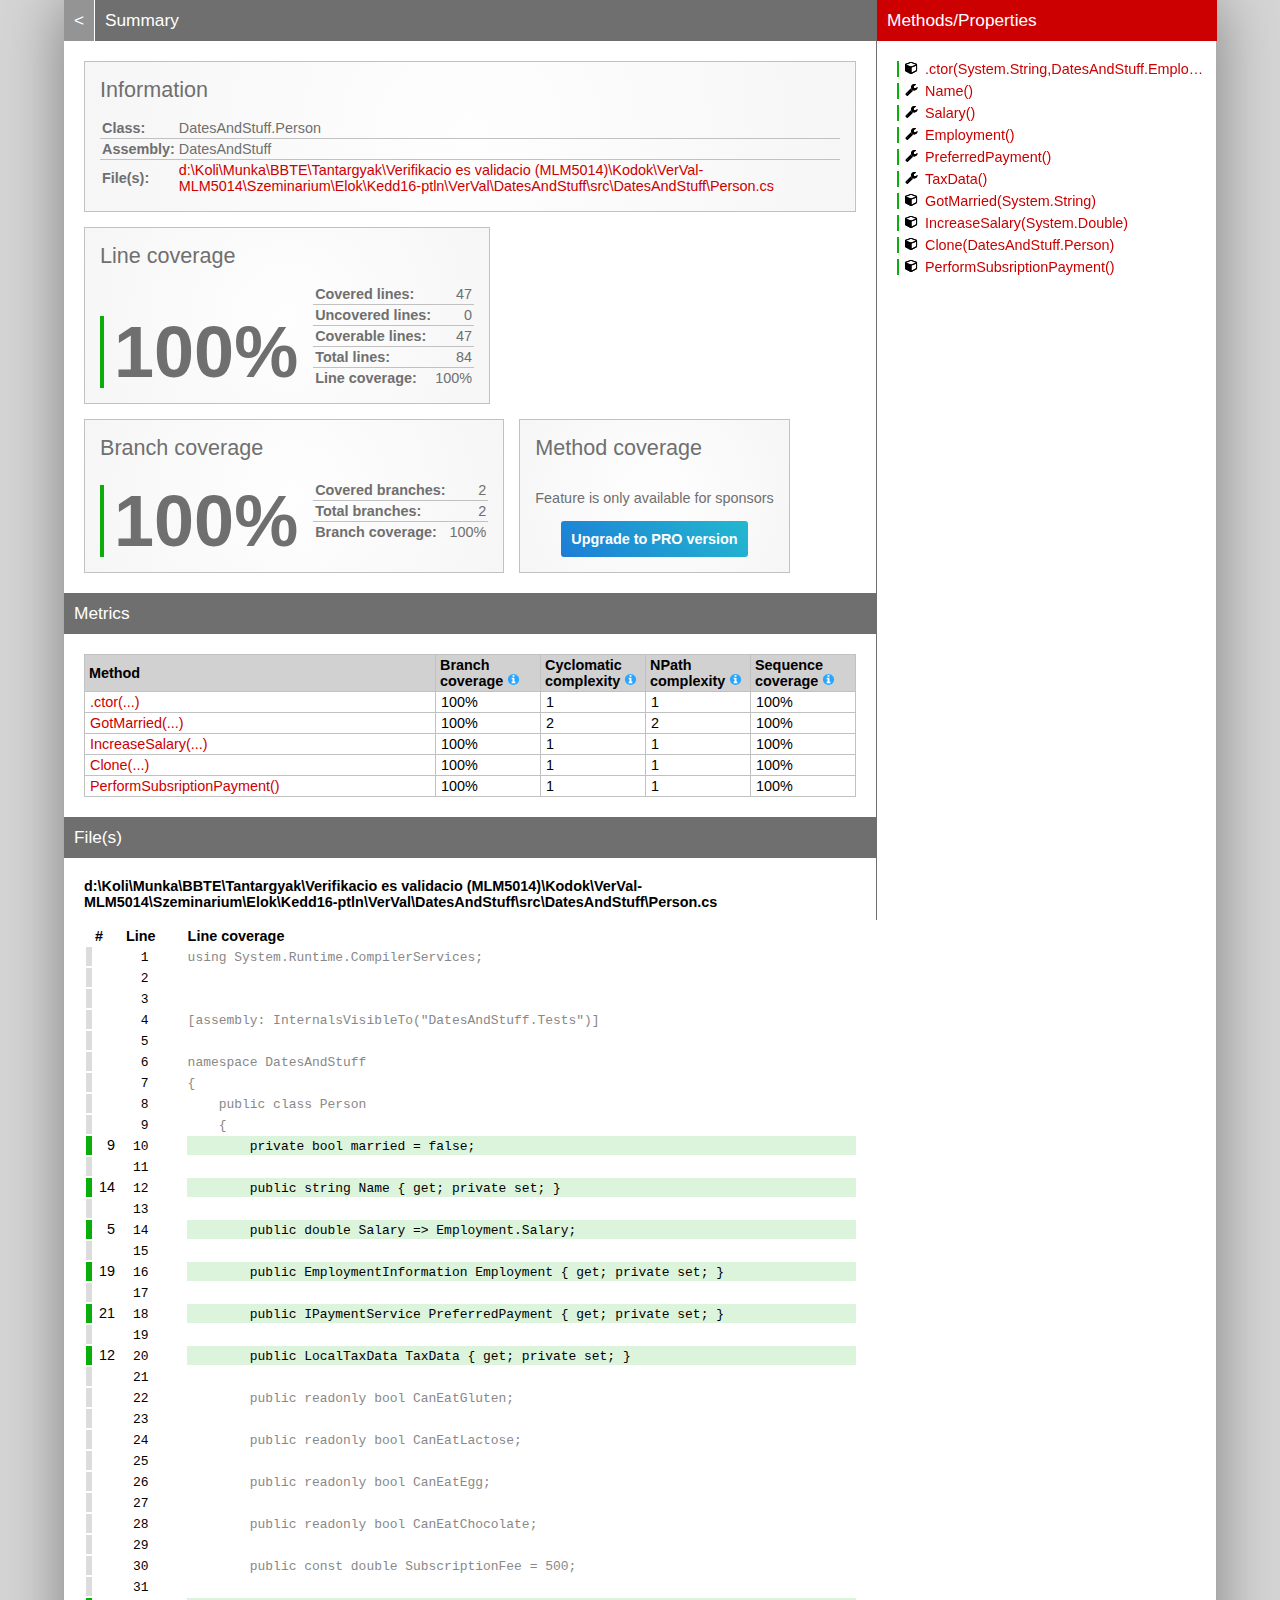
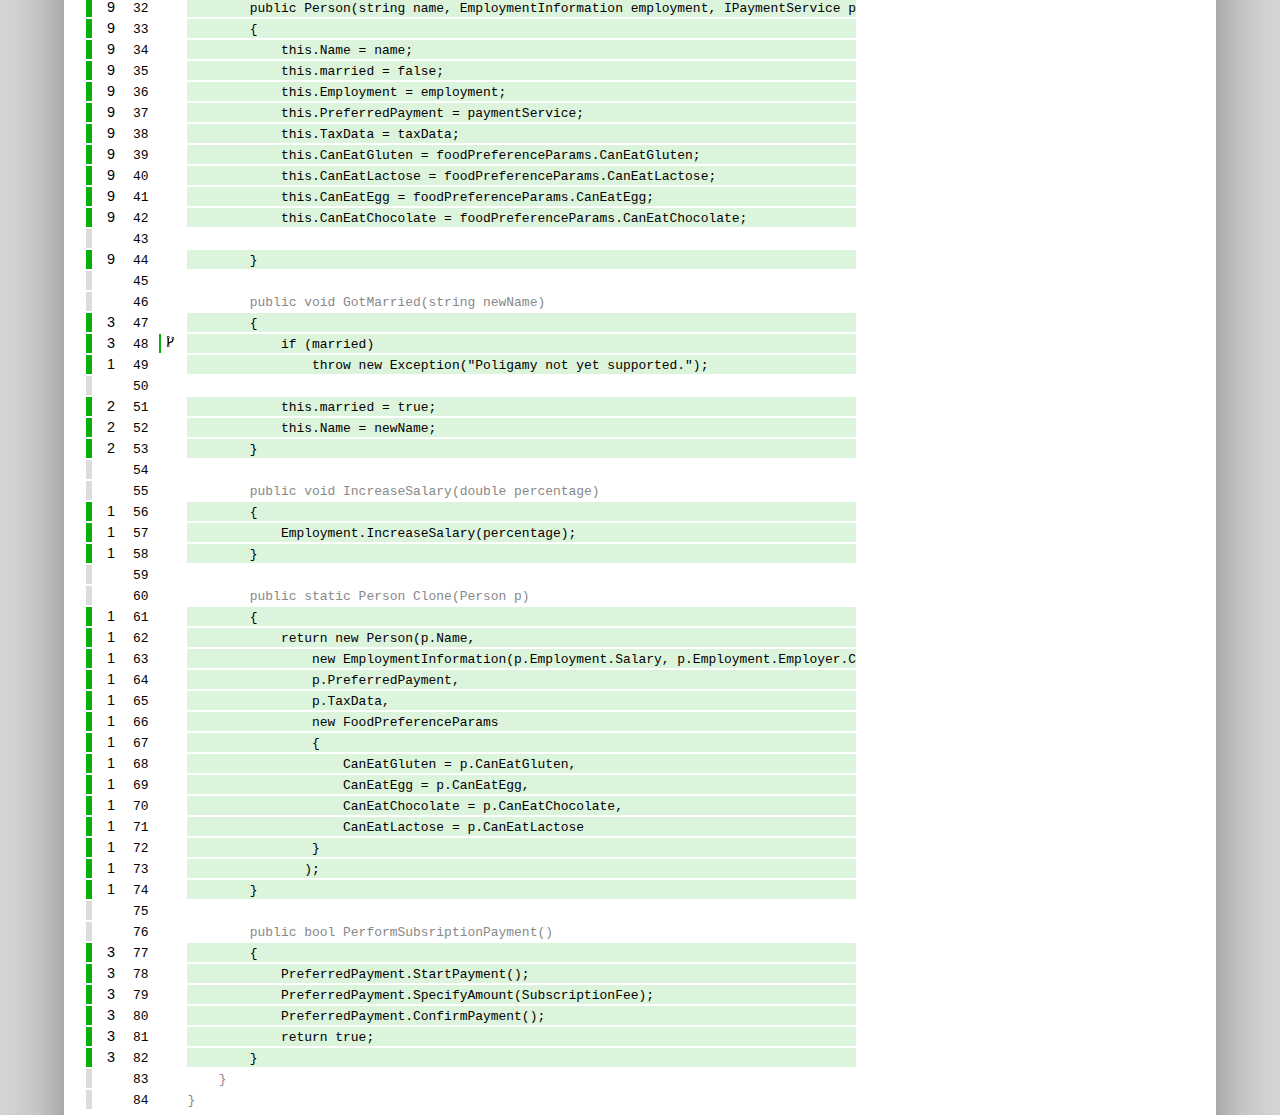
<file: TestResults/CoverageReport/DatesAndStuff_Person.html>
<!DOCTYPE html>
<html>
<head>
<meta charset="utf-8" />
<meta name="viewport" content="width=device-width, initial-scale=1.0" />
<meta http-equiv="X-UA-Compatible" content="IE=EDGE,chrome=1" />
<link href="[data-uri]" rel="icon" type="image/x-icon" />
<title>DatesAndStuff.Person - Coverage Report</title>
<link rel="stylesheet" type="text/css" href="report.css" />
</head><body><div class="container"><div class="containerleft">
<h1><a href="index.html" class="back">&lt;</a> Summary</h1>
<div class="card-group">
<div class="card">
<div class="card-header">Information</div>
<div class="card-body">
<div class="table">
<table>
<tr>
<th>Class:</th>
<td class="limit-width " title="DatesAndStuff.Person">DatesAndStuff.Person</td>
</tr>
<tr>
<th>Assembly:</th>
<td class="limit-width " title="DatesAndStuff">DatesAndStuff</td>
</tr>
<tr>
<th>File(s):</th>
<td class="overflow-wrap"><a href="#dKoliMunkaBBTETantargyakVerifikacioesvalidacioMLM5014KodokVerValMLM5014SzeminariumElokKedd16ptlnVerValDatesAndStuffsrcDatesAndStuffPersoncs" class="navigatetohash">d:\Koli\Munka\BBTE\Tantargyak\Verifikacio es validacio (MLM5014)\Kodok\VerVal-MLM5014\Szeminarium\Elok\Kedd16-ptln\VerVal\DatesAndStuff\src\DatesAndStuff\Person.cs</a></td>
</tr>
</table>
</div>
</div>
</div>
</div>
<div class="card-group">
<div class="card">
<div class="card-header">Line coverage</div>
<div class="card-body">
<div class="large cardpercentagebar cardpercentagebar0">100%</div>
<div class="table">
<table>
<tr>
<th>Covered lines:</th>
<td class="limit-width right" title="47">47</td>
</tr>
<tr>
<th>Uncovered lines:</th>
<td class="limit-width right" title="0">0</td>
</tr>
<tr>
<th>Coverable lines:</th>
<td class="limit-width right" title="47">47</td>
</tr>
<tr>
<th>Total lines:</th>
<td class="limit-width right" title="84">84</td>
</tr>
<tr>
<th>Line coverage:</th>
<td class="limit-width right" title="47 of 47">100%</td>
</tr>
</table>
</div>
</div>
</div>
<div class="card">
<div class="card-header">Branch coverage</div>
<div class="card-body">
<div class="large cardpercentagebar cardpercentagebar0">100%</div>
<div class="table">
<table>
<tr>
<th>Covered branches:</th>
<td class="limit-width right" title="2">2</td>
</tr>
<tr>
<th>Total branches:</th>
<td class="limit-width right" title="2">2</td>
</tr>
<tr>
<th>Branch coverage:</th>
<td class="limit-width right" title="2 of 2">100%</td>
</tr>
</table>
</div>
</div>
</div>
<div class="card">
<div class="card-header">Method coverage</div>
<div class="card-body">
<div class="center">
<p>Feature is only available for sponsors</p>
<a class="pro-button" href="https://reportgenerator.io/pro" target="_blank">Upgrade to PRO version</a>
</div>
</div>
</div>
</div>
<h1>Metrics</h1>
<div class="table-responsive">
<table class="overview table-fixed">
<colgroup>
<col class="column-min-200" />
<col class="column105" />
<col class="column105" />
<col class="column105" />
<col class="column105" />
</colgroup>
<thead><tr><th>Method</th><th>Branch coverage <a href="https://en.wikipedia.org/wiki/Code_coverage" target="_blank"><i class="icon-info-circled"></i></a></th><th>Cyclomatic complexity <a href="https://en.wikipedia.org/wiki/Cyclomatic_complexity" target="_blank"><i class="icon-info-circled"></i></a></th><th>NPath complexity <a href="https://modess.io/npath-complexity-cyclomatic-complexity-explained" target="_blank"><i class="icon-info-circled"></i></a></th><th>Sequence coverage <a href="https://en.wikipedia.org/wiki/Code_coverage" target="_blank"><i class="icon-info-circled"></i></a></th></tr></thead>
<tbody>
<tr><td title="System.Void DatesAndStuff.Person::.ctor(System.String,DatesAndStuff.EmploymentInformation,DatesAndStuff.IPaymentService,DatesAndStuff.LocalTaxData,DatesAndStuff.FoodPreferenceParams)"><a href="#file0_line10" class="navigatetohash">.ctor(...)</a></td><td>100%</td><td>1</td><td>1</td><td>100%</td></tr>
<tr><td title="System.Void DatesAndStuff.Person::GotMarried(System.String)"><a href="#file0_line47" class="navigatetohash">GotMarried(...)</a></td><td>100%</td><td>2</td><td>2</td><td>100%</td></tr>
<tr><td title="System.Void DatesAndStuff.Person::IncreaseSalary(System.Double)"><a href="#file0_line56" class="navigatetohash">IncreaseSalary(...)</a></td><td>100%</td><td>1</td><td>1</td><td>100%</td></tr>
<tr><td title="DatesAndStuff.Person DatesAndStuff.Person::Clone(DatesAndStuff.Person)"><a href="#file0_line61" class="navigatetohash">Clone(...)</a></td><td>100%</td><td>1</td><td>1</td><td>100%</td></tr>
<tr><td title="System.Boolean DatesAndStuff.Person::PerformSubsriptionPayment()"><a href="#file0_line77" class="navigatetohash">PerformSubsriptionPayment()</a></td><td>100%</td><td>1</td><td>1</td><td>100%</td></tr>
</tbody>
</table>
</div>
<h1>File(s)</h1>
<h2 id="dKoliMunkaBBTETantargyakVerifikacioesvalidacioMLM5014KodokVerValMLM5014SzeminariumElokKedd16ptlnVerValDatesAndStuffsrcDatesAndStuffPersoncs">d:\Koli\Munka\BBTE\Tantargyak\Verifikacio es validacio (MLM5014)\Kodok\VerVal-MLM5014\Szeminarium\Elok\Kedd16-ptln\VerVal\DatesAndStuff\src\DatesAndStuff\Person.cs</h2>
<div class="table-responsive">
<table class="lineAnalysis">
<thead><tr><th></th><th>#</th><th>Line</th><th></th><th>Line coverage</th></tr></thead>
<tbody>
<tr class="" title="Not coverable" data-coverage="{'AllTestMethods': {'VC': '', 'LVS': 'gray'}}"><td class="gray">&nbsp;</td><td class="leftmargin rightmargin right"></td><td class="rightmargin right"><a id="file0_line1"></a><code>1</code></td><td></td><td class="lightgray"><code>using&nbsp;System.Runtime.CompilerServices;</code></td></tr>
<tr class="" title="Not coverable" data-coverage="{'AllTestMethods': {'VC': '', 'LVS': 'gray'}}"><td class="gray">&nbsp;</td><td class="leftmargin rightmargin right"></td><td class="rightmargin right"><a id="file0_line2"></a><code>2</code></td><td></td><td class="lightgray"><code></code></td></tr>
<tr class="" title="Not coverable" data-coverage="{'AllTestMethods': {'VC': '', 'LVS': 'gray'}}"><td class="gray">&nbsp;</td><td class="leftmargin rightmargin right"></td><td class="rightmargin right"><a id="file0_line3"></a><code>3</code></td><td></td><td class="lightgray"><code></code></td></tr>
<tr class="" title="Not coverable" data-coverage="{'AllTestMethods': {'VC': '', 'LVS': 'gray'}}"><td class="gray">&nbsp;</td><td class="leftmargin rightmargin right"></td><td class="rightmargin right"><a id="file0_line4"></a><code>4</code></td><td></td><td class="lightgray"><code>[assembly:&nbsp;InternalsVisibleTo(&quot;DatesAndStuff.Tests&quot;)]</code></td></tr>
<tr class="" title="Not coverable" data-coverage="{'AllTestMethods': {'VC': '', 'LVS': 'gray'}}"><td class="gray">&nbsp;</td><td class="leftmargin rightmargin right"></td><td class="rightmargin right"><a id="file0_line5"></a><code>5</code></td><td></td><td class="lightgray"><code></code></td></tr>
<tr class="" title="Not coverable" data-coverage="{'AllTestMethods': {'VC': '', 'LVS': 'gray'}}"><td class="gray">&nbsp;</td><td class="leftmargin rightmargin right"></td><td class="rightmargin right"><a id="file0_line6"></a><code>6</code></td><td></td><td class="lightgray"><code>namespace&nbsp;DatesAndStuff</code></td></tr>
<tr class="" title="Not coverable" data-coverage="{'AllTestMethods': {'VC': '', 'LVS': 'gray'}}"><td class="gray">&nbsp;</td><td class="leftmargin rightmargin right"></td><td class="rightmargin right"><a id="file0_line7"></a><code>7</code></td><td></td><td class="lightgray"><code>{</code></td></tr>
<tr class="" title="Not coverable" data-coverage="{'AllTestMethods': {'VC': '', 'LVS': 'gray'}}"><td class="gray">&nbsp;</td><td class="leftmargin rightmargin right"></td><td class="rightmargin right"><a id="file0_line8"></a><code>8</code></td><td></td><td class="lightgray"><code>&nbsp;&nbsp;&nbsp;&nbsp;public&nbsp;class&nbsp;Person</code></td></tr>
<tr class="" title="Not coverable" data-coverage="{'AllTestMethods': {'VC': '', 'LVS': 'gray'}}"><td class="gray">&nbsp;</td><td class="leftmargin rightmargin right"></td><td class="rightmargin right"><a id="file0_line9"></a><code>9</code></td><td></td><td class="lightgray"><code>&nbsp;&nbsp;&nbsp;&nbsp;{</code></td></tr>
<tr class="coverableline" title="Covered (9 visits)" data-coverage="{'AllTestMethods': {'VC': '9', 'LVS': 'green'}}"><td class="green">&nbsp;</td><td class="leftmargin rightmargin right">9</td><td class="rightmargin right"><a id="file0_line10"></a><code>10</code></td><td></td><td class="lightgreen"><code>&nbsp;&nbsp;&nbsp;&nbsp;&nbsp;&nbsp;&nbsp;&nbsp;private&nbsp;bool&nbsp;married&nbsp;=&nbsp;false;</code></td></tr>
<tr class="" title="Not coverable" data-coverage="{'AllTestMethods': {'VC': '', 'LVS': 'gray'}}"><td class="gray">&nbsp;</td><td class="leftmargin rightmargin right"></td><td class="rightmargin right"><a id="file0_line11"></a><code>11</code></td><td></td><td class="lightgray"><code></code></td></tr>
<tr class="coverableline" title="Covered (14 visits)" data-coverage="{'AllTestMethods': {'VC': '14', 'LVS': 'green'}}"><td class="green">&nbsp;</td><td class="leftmargin rightmargin right">14</td><td class="rightmargin right"><a id="file0_line12"></a><code>12</code></td><td></td><td class="lightgreen"><code>&nbsp;&nbsp;&nbsp;&nbsp;&nbsp;&nbsp;&nbsp;&nbsp;public&nbsp;string&nbsp;Name&nbsp;{&nbsp;get;&nbsp;private&nbsp;set;&nbsp;}</code></td></tr>
<tr class="" title="Not coverable" data-coverage="{'AllTestMethods': {'VC': '', 'LVS': 'gray'}}"><td class="gray">&nbsp;</td><td class="leftmargin rightmargin right"></td><td class="rightmargin right"><a id="file0_line13"></a><code>13</code></td><td></td><td class="lightgray"><code></code></td></tr>
<tr class="coverableline" title="Covered (5 visits)" data-coverage="{'AllTestMethods': {'VC': '5', 'LVS': 'green'}}"><td class="green">&nbsp;</td><td class="leftmargin rightmargin right">5</td><td class="rightmargin right"><a id="file0_line14"></a><code>14</code></td><td></td><td class="lightgreen"><code>&nbsp;&nbsp;&nbsp;&nbsp;&nbsp;&nbsp;&nbsp;&nbsp;public&nbsp;double&nbsp;Salary&nbsp;=&gt;&nbsp;Employment.Salary;</code></td></tr>
<tr class="" title="Not coverable" data-coverage="{'AllTestMethods': {'VC': '', 'LVS': 'gray'}}"><td class="gray">&nbsp;</td><td class="leftmargin rightmargin right"></td><td class="rightmargin right"><a id="file0_line15"></a><code>15</code></td><td></td><td class="lightgray"><code></code></td></tr>
<tr class="coverableline" title="Covered (19 visits)" data-coverage="{'AllTestMethods': {'VC': '19', 'LVS': 'green'}}"><td class="green">&nbsp;</td><td class="leftmargin rightmargin right">19</td><td class="rightmargin right"><a id="file0_line16"></a><code>16</code></td><td></td><td class="lightgreen"><code>&nbsp;&nbsp;&nbsp;&nbsp;&nbsp;&nbsp;&nbsp;&nbsp;public&nbsp;EmploymentInformation&nbsp;Employment&nbsp;{&nbsp;get;&nbsp;private&nbsp;set;&nbsp;}</code></td></tr>
<tr class="" title="Not coverable" data-coverage="{'AllTestMethods': {'VC': '', 'LVS': 'gray'}}"><td class="gray">&nbsp;</td><td class="leftmargin rightmargin right"></td><td class="rightmargin right"><a id="file0_line17"></a><code>17</code></td><td></td><td class="lightgray"><code></code></td></tr>
<tr class="coverableline" title="Covered (21 visits)" data-coverage="{'AllTestMethods': {'VC': '21', 'LVS': 'green'}}"><td class="green">&nbsp;</td><td class="leftmargin rightmargin right">21</td><td class="rightmargin right"><a id="file0_line18"></a><code>18</code></td><td></td><td class="lightgreen"><code>&nbsp;&nbsp;&nbsp;&nbsp;&nbsp;&nbsp;&nbsp;&nbsp;public&nbsp;IPaymentService&nbsp;PreferredPayment&nbsp;{&nbsp;get;&nbsp;private&nbsp;set;&nbsp;}</code></td></tr>
<tr class="" title="Not coverable" data-coverage="{'AllTestMethods': {'VC': '', 'LVS': 'gray'}}"><td class="gray">&nbsp;</td><td class="leftmargin rightmargin right"></td><td class="rightmargin right"><a id="file0_line19"></a><code>19</code></td><td></td><td class="lightgray"><code></code></td></tr>
<tr class="coverableline" title="Covered (12 visits)" data-coverage="{'AllTestMethods': {'VC': '12', 'LVS': 'green'}}"><td class="green">&nbsp;</td><td class="leftmargin rightmargin right">12</td><td class="rightmargin right"><a id="file0_line20"></a><code>20</code></td><td></td><td class="lightgreen"><code>&nbsp;&nbsp;&nbsp;&nbsp;&nbsp;&nbsp;&nbsp;&nbsp;public&nbsp;LocalTaxData&nbsp;TaxData&nbsp;{&nbsp;get;&nbsp;private&nbsp;set;&nbsp;}</code></td></tr>
<tr class="" title="Not coverable" data-coverage="{'AllTestMethods': {'VC': '', 'LVS': 'gray'}}"><td class="gray">&nbsp;</td><td class="leftmargin rightmargin right"></td><td class="rightmargin right"><a id="file0_line21"></a><code>21</code></td><td></td><td class="lightgray"><code></code></td></tr>
<tr class="" title="Not coverable" data-coverage="{'AllTestMethods': {'VC': '', 'LVS': 'gray'}}"><td class="gray">&nbsp;</td><td class="leftmargin rightmargin right"></td><td class="rightmargin right"><a id="file0_line22"></a><code>22</code></td><td></td><td class="lightgray"><code>&nbsp;&nbsp;&nbsp;&nbsp;&nbsp;&nbsp;&nbsp;&nbsp;public&nbsp;readonly&nbsp;bool&nbsp;CanEatGluten;</code></td></tr>
<tr class="" title="Not coverable" data-coverage="{'AllTestMethods': {'VC': '', 'LVS': 'gray'}}"><td class="gray">&nbsp;</td><td class="leftmargin rightmargin right"></td><td class="rightmargin right"><a id="file0_line23"></a><code>23</code></td><td></td><td class="lightgray"><code></code></td></tr>
<tr class="" title="Not coverable" data-coverage="{'AllTestMethods': {'VC': '', 'LVS': 'gray'}}"><td class="gray">&nbsp;</td><td class="leftmargin rightmargin right"></td><td class="rightmargin right"><a id="file0_line24"></a><code>24</code></td><td></td><td class="lightgray"><code>&nbsp;&nbsp;&nbsp;&nbsp;&nbsp;&nbsp;&nbsp;&nbsp;public&nbsp;readonly&nbsp;bool&nbsp;CanEatLactose;</code></td></tr>
<tr class="" title="Not coverable" data-coverage="{'AllTestMethods': {'VC': '', 'LVS': 'gray'}}"><td class="gray">&nbsp;</td><td class="leftmargin rightmargin right"></td><td class="rightmargin right"><a id="file0_line25"></a><code>25</code></td><td></td><td class="lightgray"><code></code></td></tr>
<tr class="" title="Not coverable" data-coverage="{'AllTestMethods': {'VC': '', 'LVS': 'gray'}}"><td class="gray">&nbsp;</td><td class="leftmargin rightmargin right"></td><td class="rightmargin right"><a id="file0_line26"></a><code>26</code></td><td></td><td class="lightgray"><code>&nbsp;&nbsp;&nbsp;&nbsp;&nbsp;&nbsp;&nbsp;&nbsp;public&nbsp;readonly&nbsp;bool&nbsp;CanEatEgg;</code></td></tr>
<tr class="" title="Not coverable" data-coverage="{'AllTestMethods': {'VC': '', 'LVS': 'gray'}}"><td class="gray">&nbsp;</td><td class="leftmargin rightmargin right"></td><td class="rightmargin right"><a id="file0_line27"></a><code>27</code></td><td></td><td class="lightgray"><code></code></td></tr>
<tr class="" title="Not coverable" data-coverage="{'AllTestMethods': {'VC': '', 'LVS': 'gray'}}"><td class="gray">&nbsp;</td><td class="leftmargin rightmargin right"></td><td class="rightmargin right"><a id="file0_line28"></a><code>28</code></td><td></td><td class="lightgray"><code>&nbsp;&nbsp;&nbsp;&nbsp;&nbsp;&nbsp;&nbsp;&nbsp;public&nbsp;readonly&nbsp;bool&nbsp;CanEatChocolate;</code></td></tr>
<tr class="" title="Not coverable" data-coverage="{'AllTestMethods': {'VC': '', 'LVS': 'gray'}}"><td class="gray">&nbsp;</td><td class="leftmargin rightmargin right"></td><td class="rightmargin right"><a id="file0_line29"></a><code>29</code></td><td></td><td class="lightgray"><code></code></td></tr>
<tr class="" title="Not coverable" data-coverage="{'AllTestMethods': {'VC': '', 'LVS': 'gray'}}"><td class="gray">&nbsp;</td><td class="leftmargin rightmargin right"></td><td class="rightmargin right"><a id="file0_line30"></a><code>30</code></td><td></td><td class="lightgray"><code>&nbsp;&nbsp;&nbsp;&nbsp;&nbsp;&nbsp;&nbsp;&nbsp;public&nbsp;const&nbsp;double&nbsp;SubscriptionFee&nbsp;=&nbsp;500;</code></td></tr>
<tr class="" title="Not coverable" data-coverage="{'AllTestMethods': {'VC': '', 'LVS': 'gray'}}"><td class="gray">&nbsp;</td><td class="leftmargin rightmargin right"></td><td class="rightmargin right"><a id="file0_line31"></a><code>31</code></td><td></td><td class="lightgray"><code></code></td></tr>
<tr class="coverableline" title="Covered (9 visits)" data-coverage="{'AllTestMethods': {'VC': '9', 'LVS': 'green'}}"><td class="green">&nbsp;</td><td class="leftmargin rightmargin right">9</td><td class="rightmargin right"><a id="file0_line32"></a><code>32</code></td><td></td><td class="lightgreen"><code>&nbsp;&nbsp;&nbsp;&nbsp;&nbsp;&nbsp;&nbsp;&nbsp;public&nbsp;Person(string&nbsp;name,&nbsp;EmploymentInformation&nbsp;employment,&nbsp;IPaymentService&nbsp;paymentService,&nbsp;LocalTaxData&nbsp;taxDat</code></td></tr>
<tr class="coverableline" title="Covered (9 visits)" data-coverage="{'AllTestMethods': {'VC': '9', 'LVS': 'green'}}"><td class="green">&nbsp;</td><td class="leftmargin rightmargin right">9</td><td class="rightmargin right"><a id="file0_line33"></a><code>33</code></td><td></td><td class="lightgreen"><code>&nbsp;&nbsp;&nbsp;&nbsp;&nbsp;&nbsp;&nbsp;&nbsp;{</code></td></tr>
<tr class="coverableline" title="Covered (9 visits)" data-coverage="{'AllTestMethods': {'VC': '9', 'LVS': 'green'}}"><td class="green">&nbsp;</td><td class="leftmargin rightmargin right">9</td><td class="rightmargin right"><a id="file0_line34"></a><code>34</code></td><td></td><td class="lightgreen"><code>&nbsp;&nbsp;&nbsp;&nbsp;&nbsp;&nbsp;&nbsp;&nbsp;&nbsp;&nbsp;&nbsp;&nbsp;this.Name&nbsp;=&nbsp;name;</code></td></tr>
<tr class="coverableline" title="Covered (9 visits)" data-coverage="{'AllTestMethods': {'VC': '9', 'LVS': 'green'}}"><td class="green">&nbsp;</td><td class="leftmargin rightmargin right">9</td><td class="rightmargin right"><a id="file0_line35"></a><code>35</code></td><td></td><td class="lightgreen"><code>&nbsp;&nbsp;&nbsp;&nbsp;&nbsp;&nbsp;&nbsp;&nbsp;&nbsp;&nbsp;&nbsp;&nbsp;this.married&nbsp;=&nbsp;false;</code></td></tr>
<tr class="coverableline" title="Covered (9 visits)" data-coverage="{'AllTestMethods': {'VC': '9', 'LVS': 'green'}}"><td class="green">&nbsp;</td><td class="leftmargin rightmargin right">9</td><td class="rightmargin right"><a id="file0_line36"></a><code>36</code></td><td></td><td class="lightgreen"><code>&nbsp;&nbsp;&nbsp;&nbsp;&nbsp;&nbsp;&nbsp;&nbsp;&nbsp;&nbsp;&nbsp;&nbsp;this.Employment&nbsp;=&nbsp;employment;</code></td></tr>
<tr class="coverableline" title="Covered (9 visits)" data-coverage="{'AllTestMethods': {'VC': '9', 'LVS': 'green'}}"><td class="green">&nbsp;</td><td class="leftmargin rightmargin right">9</td><td class="rightmargin right"><a id="file0_line37"></a><code>37</code></td><td></td><td class="lightgreen"><code>&nbsp;&nbsp;&nbsp;&nbsp;&nbsp;&nbsp;&nbsp;&nbsp;&nbsp;&nbsp;&nbsp;&nbsp;this.PreferredPayment&nbsp;=&nbsp;paymentService;</code></td></tr>
<tr class="coverableline" title="Covered (9 visits)" data-coverage="{'AllTestMethods': {'VC': '9', 'LVS': 'green'}}"><td class="green">&nbsp;</td><td class="leftmargin rightmargin right">9</td><td class="rightmargin right"><a id="file0_line38"></a><code>38</code></td><td></td><td class="lightgreen"><code>&nbsp;&nbsp;&nbsp;&nbsp;&nbsp;&nbsp;&nbsp;&nbsp;&nbsp;&nbsp;&nbsp;&nbsp;this.TaxData&nbsp;=&nbsp;taxData;</code></td></tr>
<tr class="coverableline" title="Covered (9 visits)" data-coverage="{'AllTestMethods': {'VC': '9', 'LVS': 'green'}}"><td class="green">&nbsp;</td><td class="leftmargin rightmargin right">9</td><td class="rightmargin right"><a id="file0_line39"></a><code>39</code></td><td></td><td class="lightgreen"><code>&nbsp;&nbsp;&nbsp;&nbsp;&nbsp;&nbsp;&nbsp;&nbsp;&nbsp;&nbsp;&nbsp;&nbsp;this.CanEatGluten&nbsp;=&nbsp;foodPreferenceParams.CanEatGluten;</code></td></tr>
<tr class="coverableline" title="Covered (9 visits)" data-coverage="{'AllTestMethods': {'VC': '9', 'LVS': 'green'}}"><td class="green">&nbsp;</td><td class="leftmargin rightmargin right">9</td><td class="rightmargin right"><a id="file0_line40"></a><code>40</code></td><td></td><td class="lightgreen"><code>&nbsp;&nbsp;&nbsp;&nbsp;&nbsp;&nbsp;&nbsp;&nbsp;&nbsp;&nbsp;&nbsp;&nbsp;this.CanEatLactose&nbsp;=&nbsp;foodPreferenceParams.CanEatLactose;</code></td></tr>
<tr class="coverableline" title="Covered (9 visits)" data-coverage="{'AllTestMethods': {'VC': '9', 'LVS': 'green'}}"><td class="green">&nbsp;</td><td class="leftmargin rightmargin right">9</td><td class="rightmargin right"><a id="file0_line41"></a><code>41</code></td><td></td><td class="lightgreen"><code>&nbsp;&nbsp;&nbsp;&nbsp;&nbsp;&nbsp;&nbsp;&nbsp;&nbsp;&nbsp;&nbsp;&nbsp;this.CanEatEgg&nbsp;=&nbsp;foodPreferenceParams.CanEatEgg;</code></td></tr>
<tr class="coverableline" title="Covered (9 visits)" data-coverage="{'AllTestMethods': {'VC': '9', 'LVS': 'green'}}"><td class="green">&nbsp;</td><td class="leftmargin rightmargin right">9</td><td class="rightmargin right"><a id="file0_line42"></a><code>42</code></td><td></td><td class="lightgreen"><code>&nbsp;&nbsp;&nbsp;&nbsp;&nbsp;&nbsp;&nbsp;&nbsp;&nbsp;&nbsp;&nbsp;&nbsp;this.CanEatChocolate&nbsp;=&nbsp;foodPreferenceParams.CanEatChocolate;</code></td></tr>
<tr class="" title="Not coverable" data-coverage="{'AllTestMethods': {'VC': '', 'LVS': 'gray'}}"><td class="gray">&nbsp;</td><td class="leftmargin rightmargin right"></td><td class="rightmargin right"><a id="file0_line43"></a><code>43</code></td><td></td><td class="lightgray"><code></code></td></tr>
<tr class="coverableline" title="Covered (9 visits)" data-coverage="{'AllTestMethods': {'VC': '9', 'LVS': 'green'}}"><td class="green">&nbsp;</td><td class="leftmargin rightmargin right">9</td><td class="rightmargin right"><a id="file0_line44"></a><code>44</code></td><td></td><td class="lightgreen"><code>&nbsp;&nbsp;&nbsp;&nbsp;&nbsp;&nbsp;&nbsp;&nbsp;}</code></td></tr>
<tr class="" title="Not coverable" data-coverage="{'AllTestMethods': {'VC': '', 'LVS': 'gray'}}"><td class="gray">&nbsp;</td><td class="leftmargin rightmargin right"></td><td class="rightmargin right"><a id="file0_line45"></a><code>45</code></td><td></td><td class="lightgray"><code></code></td></tr>
<tr class="" title="Not coverable" data-coverage="{'AllTestMethods': {'VC': '', 'LVS': 'gray'}}"><td class="gray">&nbsp;</td><td class="leftmargin rightmargin right"></td><td class="rightmargin right"><a id="file0_line46"></a><code>46</code></td><td></td><td class="lightgray"><code>&nbsp;&nbsp;&nbsp;&nbsp;&nbsp;&nbsp;&nbsp;&nbsp;public&nbsp;void&nbsp;GotMarried(string&nbsp;newName)</code></td></tr>
<tr class="coverableline" title="Covered (3 visits)" data-coverage="{'AllTestMethods': {'VC': '3', 'LVS': 'green'}}"><td class="green">&nbsp;</td><td class="leftmargin rightmargin right">3</td><td class="rightmargin right"><a id="file0_line47"></a><code>47</code></td><td></td><td class="lightgreen"><code>&nbsp;&nbsp;&nbsp;&nbsp;&nbsp;&nbsp;&nbsp;&nbsp;{</code></td></tr>
<tr class="coverableline" title="Covered (3 visits, 2 of 2 branches are covered)" data-coverage="{'AllTestMethods': {'VC': '3', 'LVS': 'green'}}"><td class="green">&nbsp;</td><td class="leftmargin rightmargin right">3</td><td class="rightmargin right"><a id="file0_line48"></a><code>48</code></td><td class="percentagebar percentagebar100"><i class="icon-fork"></i></td><td class="lightgreen"><code>&nbsp;&nbsp;&nbsp;&nbsp;&nbsp;&nbsp;&nbsp;&nbsp;&nbsp;&nbsp;&nbsp;&nbsp;if&nbsp;(married)</code></td></tr>
<tr class="coverableline" title="Covered (1 visits)" data-coverage="{'AllTestMethods': {'VC': '1', 'LVS': 'green'}}"><td class="green">&nbsp;</td><td class="leftmargin rightmargin right">1</td><td class="rightmargin right"><a id="file0_line49"></a><code>49</code></td><td></td><td class="lightgreen"><code>&nbsp;&nbsp;&nbsp;&nbsp;&nbsp;&nbsp;&nbsp;&nbsp;&nbsp;&nbsp;&nbsp;&nbsp;&nbsp;&nbsp;&nbsp;&nbsp;throw&nbsp;new&nbsp;Exception(&quot;Poligamy&nbsp;not&nbsp;yet&nbsp;supported.&quot;);</code></td></tr>
<tr class="" title="Not coverable" data-coverage="{'AllTestMethods': {'VC': '', 'LVS': 'gray'}}"><td class="gray">&nbsp;</td><td class="leftmargin rightmargin right"></td><td class="rightmargin right"><a id="file0_line50"></a><code>50</code></td><td></td><td class="lightgray"><code></code></td></tr>
<tr class="coverableline" title="Covered (2 visits)" data-coverage="{'AllTestMethods': {'VC': '2', 'LVS': 'green'}}"><td class="green">&nbsp;</td><td class="leftmargin rightmargin right">2</td><td class="rightmargin right"><a id="file0_line51"></a><code>51</code></td><td></td><td class="lightgreen"><code>&nbsp;&nbsp;&nbsp;&nbsp;&nbsp;&nbsp;&nbsp;&nbsp;&nbsp;&nbsp;&nbsp;&nbsp;this.married&nbsp;=&nbsp;true;</code></td></tr>
<tr class="coverableline" title="Covered (2 visits)" data-coverage="{'AllTestMethods': {'VC': '2', 'LVS': 'green'}}"><td class="green">&nbsp;</td><td class="leftmargin rightmargin right">2</td><td class="rightmargin right"><a id="file0_line52"></a><code>52</code></td><td></td><td class="lightgreen"><code>&nbsp;&nbsp;&nbsp;&nbsp;&nbsp;&nbsp;&nbsp;&nbsp;&nbsp;&nbsp;&nbsp;&nbsp;this.Name&nbsp;=&nbsp;newName;</code></td></tr>
<tr class="coverableline" title="Covered (2 visits)" data-coverage="{'AllTestMethods': {'VC': '2', 'LVS': 'green'}}"><td class="green">&nbsp;</td><td class="leftmargin rightmargin right">2</td><td class="rightmargin right"><a id="file0_line53"></a><code>53</code></td><td></td><td class="lightgreen"><code>&nbsp;&nbsp;&nbsp;&nbsp;&nbsp;&nbsp;&nbsp;&nbsp;}</code></td></tr>
<tr class="" title="Not coverable" data-coverage="{'AllTestMethods': {'VC': '', 'LVS': 'gray'}}"><td class="gray">&nbsp;</td><td class="leftmargin rightmargin right"></td><td class="rightmargin right"><a id="file0_line54"></a><code>54</code></td><td></td><td class="lightgray"><code></code></td></tr>
<tr class="" title="Not coverable" data-coverage="{'AllTestMethods': {'VC': '', 'LVS': 'gray'}}"><td class="gray">&nbsp;</td><td class="leftmargin rightmargin right"></td><td class="rightmargin right"><a id="file0_line55"></a><code>55</code></td><td></td><td class="lightgray"><code>&nbsp;&nbsp;&nbsp;&nbsp;&nbsp;&nbsp;&nbsp;&nbsp;public&nbsp;void&nbsp;IncreaseSalary(double&nbsp;percentage)</code></td></tr>
<tr class="coverableline" title="Covered (1 visits)" data-coverage="{'AllTestMethods': {'VC': '1', 'LVS': 'green'}}"><td class="green">&nbsp;</td><td class="leftmargin rightmargin right">1</td><td class="rightmargin right"><a id="file0_line56"></a><code>56</code></td><td></td><td class="lightgreen"><code>&nbsp;&nbsp;&nbsp;&nbsp;&nbsp;&nbsp;&nbsp;&nbsp;{</code></td></tr>
<tr class="coverableline" title="Covered (1 visits)" data-coverage="{'AllTestMethods': {'VC': '1', 'LVS': 'green'}}"><td class="green">&nbsp;</td><td class="leftmargin rightmargin right">1</td><td class="rightmargin right"><a id="file0_line57"></a><code>57</code></td><td></td><td class="lightgreen"><code>&nbsp;&nbsp;&nbsp;&nbsp;&nbsp;&nbsp;&nbsp;&nbsp;&nbsp;&nbsp;&nbsp;&nbsp;Employment.IncreaseSalary(percentage);</code></td></tr>
<tr class="coverableline" title="Covered (1 visits)" data-coverage="{'AllTestMethods': {'VC': '1', 'LVS': 'green'}}"><td class="green">&nbsp;</td><td class="leftmargin rightmargin right">1</td><td class="rightmargin right"><a id="file0_line58"></a><code>58</code></td><td></td><td class="lightgreen"><code>&nbsp;&nbsp;&nbsp;&nbsp;&nbsp;&nbsp;&nbsp;&nbsp;}</code></td></tr>
<tr class="" title="Not coverable" data-coverage="{'AllTestMethods': {'VC': '', 'LVS': 'gray'}}"><td class="gray">&nbsp;</td><td class="leftmargin rightmargin right"></td><td class="rightmargin right"><a id="file0_line59"></a><code>59</code></td><td></td><td class="lightgray"><code></code></td></tr>
<tr class="" title="Not coverable" data-coverage="{'AllTestMethods': {'VC': '', 'LVS': 'gray'}}"><td class="gray">&nbsp;</td><td class="leftmargin rightmargin right"></td><td class="rightmargin right"><a id="file0_line60"></a><code>60</code></td><td></td><td class="lightgray"><code>&nbsp;&nbsp;&nbsp;&nbsp;&nbsp;&nbsp;&nbsp;&nbsp;public&nbsp;static&nbsp;Person&nbsp;Clone(Person&nbsp;p)</code></td></tr>
<tr class="coverableline" title="Covered (1 visits)" data-coverage="{'AllTestMethods': {'VC': '1', 'LVS': 'green'}}"><td class="green">&nbsp;</td><td class="leftmargin rightmargin right">1</td><td class="rightmargin right"><a id="file0_line61"></a><code>61</code></td><td></td><td class="lightgreen"><code>&nbsp;&nbsp;&nbsp;&nbsp;&nbsp;&nbsp;&nbsp;&nbsp;{</code></td></tr>
<tr class="coverableline" title="Covered (1 visits)" data-coverage="{'AllTestMethods': {'VC': '1', 'LVS': 'green'}}"><td class="green">&nbsp;</td><td class="leftmargin rightmargin right">1</td><td class="rightmargin right"><a id="file0_line62"></a><code>62</code></td><td></td><td class="lightgreen"><code>&nbsp;&nbsp;&nbsp;&nbsp;&nbsp;&nbsp;&nbsp;&nbsp;&nbsp;&nbsp;&nbsp;&nbsp;return&nbsp;new&nbsp;Person(p.Name,</code></td></tr>
<tr class="coverableline" title="Covered (1 visits)" data-coverage="{'AllTestMethods': {'VC': '1', 'LVS': 'green'}}"><td class="green">&nbsp;</td><td class="leftmargin rightmargin right">1</td><td class="rightmargin right"><a id="file0_line63"></a><code>63</code></td><td></td><td class="lightgreen"><code>&nbsp;&nbsp;&nbsp;&nbsp;&nbsp;&nbsp;&nbsp;&nbsp;&nbsp;&nbsp;&nbsp;&nbsp;&nbsp;&nbsp;&nbsp;&nbsp;new&nbsp;EmploymentInformation(p.Employment.Salary,&nbsp;p.Employment.Employer.Clone()),</code></td></tr>
<tr class="coverableline" title="Covered (1 visits)" data-coverage="{'AllTestMethods': {'VC': '1', 'LVS': 'green'}}"><td class="green">&nbsp;</td><td class="leftmargin rightmargin right">1</td><td class="rightmargin right"><a id="file0_line64"></a><code>64</code></td><td></td><td class="lightgreen"><code>&nbsp;&nbsp;&nbsp;&nbsp;&nbsp;&nbsp;&nbsp;&nbsp;&nbsp;&nbsp;&nbsp;&nbsp;&nbsp;&nbsp;&nbsp;&nbsp;p.PreferredPayment,</code></td></tr>
<tr class="coverableline" title="Covered (1 visits)" data-coverage="{'AllTestMethods': {'VC': '1', 'LVS': 'green'}}"><td class="green">&nbsp;</td><td class="leftmargin rightmargin right">1</td><td class="rightmargin right"><a id="file0_line65"></a><code>65</code></td><td></td><td class="lightgreen"><code>&nbsp;&nbsp;&nbsp;&nbsp;&nbsp;&nbsp;&nbsp;&nbsp;&nbsp;&nbsp;&nbsp;&nbsp;&nbsp;&nbsp;&nbsp;&nbsp;p.TaxData,</code></td></tr>
<tr class="coverableline" title="Covered (1 visits)" data-coverage="{'AllTestMethods': {'VC': '1', 'LVS': 'green'}}"><td class="green">&nbsp;</td><td class="leftmargin rightmargin right">1</td><td class="rightmargin right"><a id="file0_line66"></a><code>66</code></td><td></td><td class="lightgreen"><code>&nbsp;&nbsp;&nbsp;&nbsp;&nbsp;&nbsp;&nbsp;&nbsp;&nbsp;&nbsp;&nbsp;&nbsp;&nbsp;&nbsp;&nbsp;&nbsp;new&nbsp;FoodPreferenceParams</code></td></tr>
<tr class="coverableline" title="Covered (1 visits)" data-coverage="{'AllTestMethods': {'VC': '1', 'LVS': 'green'}}"><td class="green">&nbsp;</td><td class="leftmargin rightmargin right">1</td><td class="rightmargin right"><a id="file0_line67"></a><code>67</code></td><td></td><td class="lightgreen"><code>&nbsp;&nbsp;&nbsp;&nbsp;&nbsp;&nbsp;&nbsp;&nbsp;&nbsp;&nbsp;&nbsp;&nbsp;&nbsp;&nbsp;&nbsp;&nbsp;{</code></td></tr>
<tr class="coverableline" title="Covered (1 visits)" data-coverage="{'AllTestMethods': {'VC': '1', 'LVS': 'green'}}"><td class="green">&nbsp;</td><td class="leftmargin rightmargin right">1</td><td class="rightmargin right"><a id="file0_line68"></a><code>68</code></td><td></td><td class="lightgreen"><code>&nbsp;&nbsp;&nbsp;&nbsp;&nbsp;&nbsp;&nbsp;&nbsp;&nbsp;&nbsp;&nbsp;&nbsp;&nbsp;&nbsp;&nbsp;&nbsp;&nbsp;&nbsp;&nbsp;&nbsp;CanEatGluten&nbsp;=&nbsp;p.CanEatGluten,</code></td></tr>
<tr class="coverableline" title="Covered (1 visits)" data-coverage="{'AllTestMethods': {'VC': '1', 'LVS': 'green'}}"><td class="green">&nbsp;</td><td class="leftmargin rightmargin right">1</td><td class="rightmargin right"><a id="file0_line69"></a><code>69</code></td><td></td><td class="lightgreen"><code>&nbsp;&nbsp;&nbsp;&nbsp;&nbsp;&nbsp;&nbsp;&nbsp;&nbsp;&nbsp;&nbsp;&nbsp;&nbsp;&nbsp;&nbsp;&nbsp;&nbsp;&nbsp;&nbsp;&nbsp;CanEatEgg&nbsp;=&nbsp;p.CanEatEgg,</code></td></tr>
<tr class="coverableline" title="Covered (1 visits)" data-coverage="{'AllTestMethods': {'VC': '1', 'LVS': 'green'}}"><td class="green">&nbsp;</td><td class="leftmargin rightmargin right">1</td><td class="rightmargin right"><a id="file0_line70"></a><code>70</code></td><td></td><td class="lightgreen"><code>&nbsp;&nbsp;&nbsp;&nbsp;&nbsp;&nbsp;&nbsp;&nbsp;&nbsp;&nbsp;&nbsp;&nbsp;&nbsp;&nbsp;&nbsp;&nbsp;&nbsp;&nbsp;&nbsp;&nbsp;CanEatChocolate&nbsp;=&nbsp;p.CanEatChocolate,</code></td></tr>
<tr class="coverableline" title="Covered (1 visits)" data-coverage="{'AllTestMethods': {'VC': '1', 'LVS': 'green'}}"><td class="green">&nbsp;</td><td class="leftmargin rightmargin right">1</td><td class="rightmargin right"><a id="file0_line71"></a><code>71</code></td><td></td><td class="lightgreen"><code>&nbsp;&nbsp;&nbsp;&nbsp;&nbsp;&nbsp;&nbsp;&nbsp;&nbsp;&nbsp;&nbsp;&nbsp;&nbsp;&nbsp;&nbsp;&nbsp;&nbsp;&nbsp;&nbsp;&nbsp;CanEatLactose&nbsp;=&nbsp;p.CanEatLactose</code></td></tr>
<tr class="coverableline" title="Covered (1 visits)" data-coverage="{'AllTestMethods': {'VC': '1', 'LVS': 'green'}}"><td class="green">&nbsp;</td><td class="leftmargin rightmargin right">1</td><td class="rightmargin right"><a id="file0_line72"></a><code>72</code></td><td></td><td class="lightgreen"><code>&nbsp;&nbsp;&nbsp;&nbsp;&nbsp;&nbsp;&nbsp;&nbsp;&nbsp;&nbsp;&nbsp;&nbsp;&nbsp;&nbsp;&nbsp;&nbsp;}</code></td></tr>
<tr class="coverableline" title="Covered (1 visits)" data-coverage="{'AllTestMethods': {'VC': '1', 'LVS': 'green'}}"><td class="green">&nbsp;</td><td class="leftmargin rightmargin right">1</td><td class="rightmargin right"><a id="file0_line73"></a><code>73</code></td><td></td><td class="lightgreen"><code>&nbsp;&nbsp;&nbsp;&nbsp;&nbsp;&nbsp;&nbsp;&nbsp;&nbsp;&nbsp;&nbsp;&nbsp;&nbsp;&nbsp;&nbsp;);</code></td></tr>
<tr class="coverableline" title="Covered (1 visits)" data-coverage="{'AllTestMethods': {'VC': '1', 'LVS': 'green'}}"><td class="green">&nbsp;</td><td class="leftmargin rightmargin right">1</td><td class="rightmargin right"><a id="file0_line74"></a><code>74</code></td><td></td><td class="lightgreen"><code>&nbsp;&nbsp;&nbsp;&nbsp;&nbsp;&nbsp;&nbsp;&nbsp;}</code></td></tr>
<tr class="" title="Not coverable" data-coverage="{'AllTestMethods': {'VC': '', 'LVS': 'gray'}}"><td class="gray">&nbsp;</td><td class="leftmargin rightmargin right"></td><td class="rightmargin right"><a id="file0_line75"></a><code>75</code></td><td></td><td class="lightgray"><code></code></td></tr>
<tr class="" title="Not coverable" data-coverage="{'AllTestMethods': {'VC': '', 'LVS': 'gray'}}"><td class="gray">&nbsp;</td><td class="leftmargin rightmargin right"></td><td class="rightmargin right"><a id="file0_line76"></a><code>76</code></td><td></td><td class="lightgray"><code>&nbsp;&nbsp;&nbsp;&nbsp;&nbsp;&nbsp;&nbsp;&nbsp;public&nbsp;bool&nbsp;PerformSubsriptionPayment()</code></td></tr>
<tr class="coverableline" title="Covered (3 visits)" data-coverage="{'AllTestMethods': {'VC': '3', 'LVS': 'green'}}"><td class="green">&nbsp;</td><td class="leftmargin rightmargin right">3</td><td class="rightmargin right"><a id="file0_line77"></a><code>77</code></td><td></td><td class="lightgreen"><code>&nbsp;&nbsp;&nbsp;&nbsp;&nbsp;&nbsp;&nbsp;&nbsp;{</code></td></tr>
<tr class="coverableline" title="Covered (3 visits)" data-coverage="{'AllTestMethods': {'VC': '3', 'LVS': 'green'}}"><td class="green">&nbsp;</td><td class="leftmargin rightmargin right">3</td><td class="rightmargin right"><a id="file0_line78"></a><code>78</code></td><td></td><td class="lightgreen"><code>&nbsp;&nbsp;&nbsp;&nbsp;&nbsp;&nbsp;&nbsp;&nbsp;&nbsp;&nbsp;&nbsp;&nbsp;PreferredPayment.StartPayment();</code></td></tr>
<tr class="coverableline" title="Covered (3 visits)" data-coverage="{'AllTestMethods': {'VC': '3', 'LVS': 'green'}}"><td class="green">&nbsp;</td><td class="leftmargin rightmargin right">3</td><td class="rightmargin right"><a id="file0_line79"></a><code>79</code></td><td></td><td class="lightgreen"><code>&nbsp;&nbsp;&nbsp;&nbsp;&nbsp;&nbsp;&nbsp;&nbsp;&nbsp;&nbsp;&nbsp;&nbsp;PreferredPayment.SpecifyAmount(SubscriptionFee);</code></td></tr>
<tr class="coverableline" title="Covered (3 visits)" data-coverage="{'AllTestMethods': {'VC': '3', 'LVS': 'green'}}"><td class="green">&nbsp;</td><td class="leftmargin rightmargin right">3</td><td class="rightmargin right"><a id="file0_line80"></a><code>80</code></td><td></td><td class="lightgreen"><code>&nbsp;&nbsp;&nbsp;&nbsp;&nbsp;&nbsp;&nbsp;&nbsp;&nbsp;&nbsp;&nbsp;&nbsp;PreferredPayment.ConfirmPayment();</code></td></tr>
<tr class="coverableline" title="Covered (3 visits)" data-coverage="{'AllTestMethods': {'VC': '3', 'LVS': 'green'}}"><td class="green">&nbsp;</td><td class="leftmargin rightmargin right">3</td><td class="rightmargin right"><a id="file0_line81"></a><code>81</code></td><td></td><td class="lightgreen"><code>&nbsp;&nbsp;&nbsp;&nbsp;&nbsp;&nbsp;&nbsp;&nbsp;&nbsp;&nbsp;&nbsp;&nbsp;return&nbsp;true;</code></td></tr>
<tr class="coverableline" title="Covered (3 visits)" data-coverage="{'AllTestMethods': {'VC': '3', 'LVS': 'green'}}"><td class="green">&nbsp;</td><td class="leftmargin rightmargin right">3</td><td class="rightmargin right"><a id="file0_line82"></a><code>82</code></td><td></td><td class="lightgreen"><code>&nbsp;&nbsp;&nbsp;&nbsp;&nbsp;&nbsp;&nbsp;&nbsp;}</code></td></tr>
<tr class="" title="Not coverable" data-coverage="{'AllTestMethods': {'VC': '', 'LVS': 'gray'}}"><td class="gray">&nbsp;</td><td class="leftmargin rightmargin right"></td><td class="rightmargin right"><a id="file0_line83"></a><code>83</code></td><td></td><td class="lightgray"><code>&nbsp;&nbsp;&nbsp;&nbsp;}</code></td></tr>
<tr class="" title="Not coverable" data-coverage="{'AllTestMethods': {'VC': '', 'LVS': 'gray'}}"><td class="gray">&nbsp;</td><td class="leftmargin rightmargin right"></td><td class="rightmargin right"><a id="file0_line84"></a><code>84</code></td><td></td><td class="lightgray"><code>}</code></td></tr>
</tbody>
</table>
</div>
<div class="footer">Generated by: ReportGenerator 5.4.5.0<br />25/03/2025 - 16:41:08<br /><a href="https://github.com/danielpalme/ReportGenerator">GitHub</a> | <a href="https://reportgenerator.io">reportgenerator.io</a></div></div>
<div class="containerright">
<div class="containerrightfixed">
<h1>Methods/Properties</h1>
<a href="#file0_line10" class="navigatetohash percentagebar percentagebar100" title="Line coverage: 100% - .ctor(System.String,DatesAndStuff.EmploymentInformation,DatesAndStuff.IPaymentService,DatesAndStuff.LocalTaxData,DatesAndStuff.FoodPreferenceParams)"><i class="icon-cube"></i>.ctor(System.String,DatesAndStuff.EmploymentInformation,DatesAndStuff.IPaymentService,DatesAndStuff.LocalTaxData,DatesAndStuff.FoodPreferenceParams)</a><br />
<a href="#file0_line12" class="navigatetohash percentagebar percentagebar100" title="Line coverage: 100% - Name()"><i class="icon-wrench"></i>Name()</a><br />
<a href="#file0_line14" class="navigatetohash percentagebar percentagebar100" title="Line coverage: 100% - Salary()"><i class="icon-wrench"></i>Salary()</a><br />
<a href="#file0_line16" class="navigatetohash percentagebar percentagebar100" title="Line coverage: 100% - Employment()"><i class="icon-wrench"></i>Employment()</a><br />
<a href="#file0_line18" class="navigatetohash percentagebar percentagebar100" title="Line coverage: 100% - PreferredPayment()"><i class="icon-wrench"></i>PreferredPayment()</a><br />
<a href="#file0_line20" class="navigatetohash percentagebar percentagebar100" title="Line coverage: 100% - TaxData()"><i class="icon-wrench"></i>TaxData()</a><br />
<a href="#file0_line47" class="navigatetohash percentagebar percentagebar100" title="Line coverage: 100% - GotMarried(System.String)"><i class="icon-cube"></i>GotMarried(System.String)</a><br />
<a href="#file0_line56" class="navigatetohash percentagebar percentagebar100" title="Line coverage: 100% - IncreaseSalary(System.Double)"><i class="icon-cube"></i>IncreaseSalary(System.Double)</a><br />
<a href="#file0_line61" class="navigatetohash percentagebar percentagebar100" title="Line coverage: 100% - Clone(DatesAndStuff.Person)"><i class="icon-cube"></i>Clone(DatesAndStuff.Person)</a><br />
<a href="#file0_line77" class="navigatetohash percentagebar percentagebar100" title="Line coverage: 100% - PerformSubsriptionPayment()"><i class="icon-cube"></i>PerformSubsriptionPayment()</a><br />
<br/></div>
</div></div>
<script type="text/javascript">
/* <![CDATA[ */
(function() {
    var url = window.location.href;
    var startOfQueryString = url.indexOf('?');
    var queryString = startOfQueryString > -1 ? url.substr(startOfQueryString) : '';

    if (startOfQueryString > -1) {
        var i = 0, href= null;
        var css = document.getElementsByTagName('link');

        for (i = 0; i < css.length; i++) {
            if (css[i].getAttribute('rel') !== 'stylesheet') {
            continue;
            }

            href = css[i].getAttribute('href');

            if (href) {
            css[i].setAttribute('href', href + queryString);
            }
        }

        var links = document.getElementsByTagName('a');

        for (i = 0; i < links.length; i++) {
            href = links[i].getAttribute('href');

            if (href
                && !href.startsWith('http://')
                && !href.startsWith('https://')
                && !href.startsWith('#')
                && href.indexOf('?') === -1) {
            links[i].setAttribute('href', href + queryString);
            }
        }
    }

    var newScript = document.createElement('script');
    newScript.src = 'class.js' + queryString;
    document.getElementsByTagName('body')[0].appendChild(newScript);
})();
/* ]]> */ 
</script></body></html>
</file>
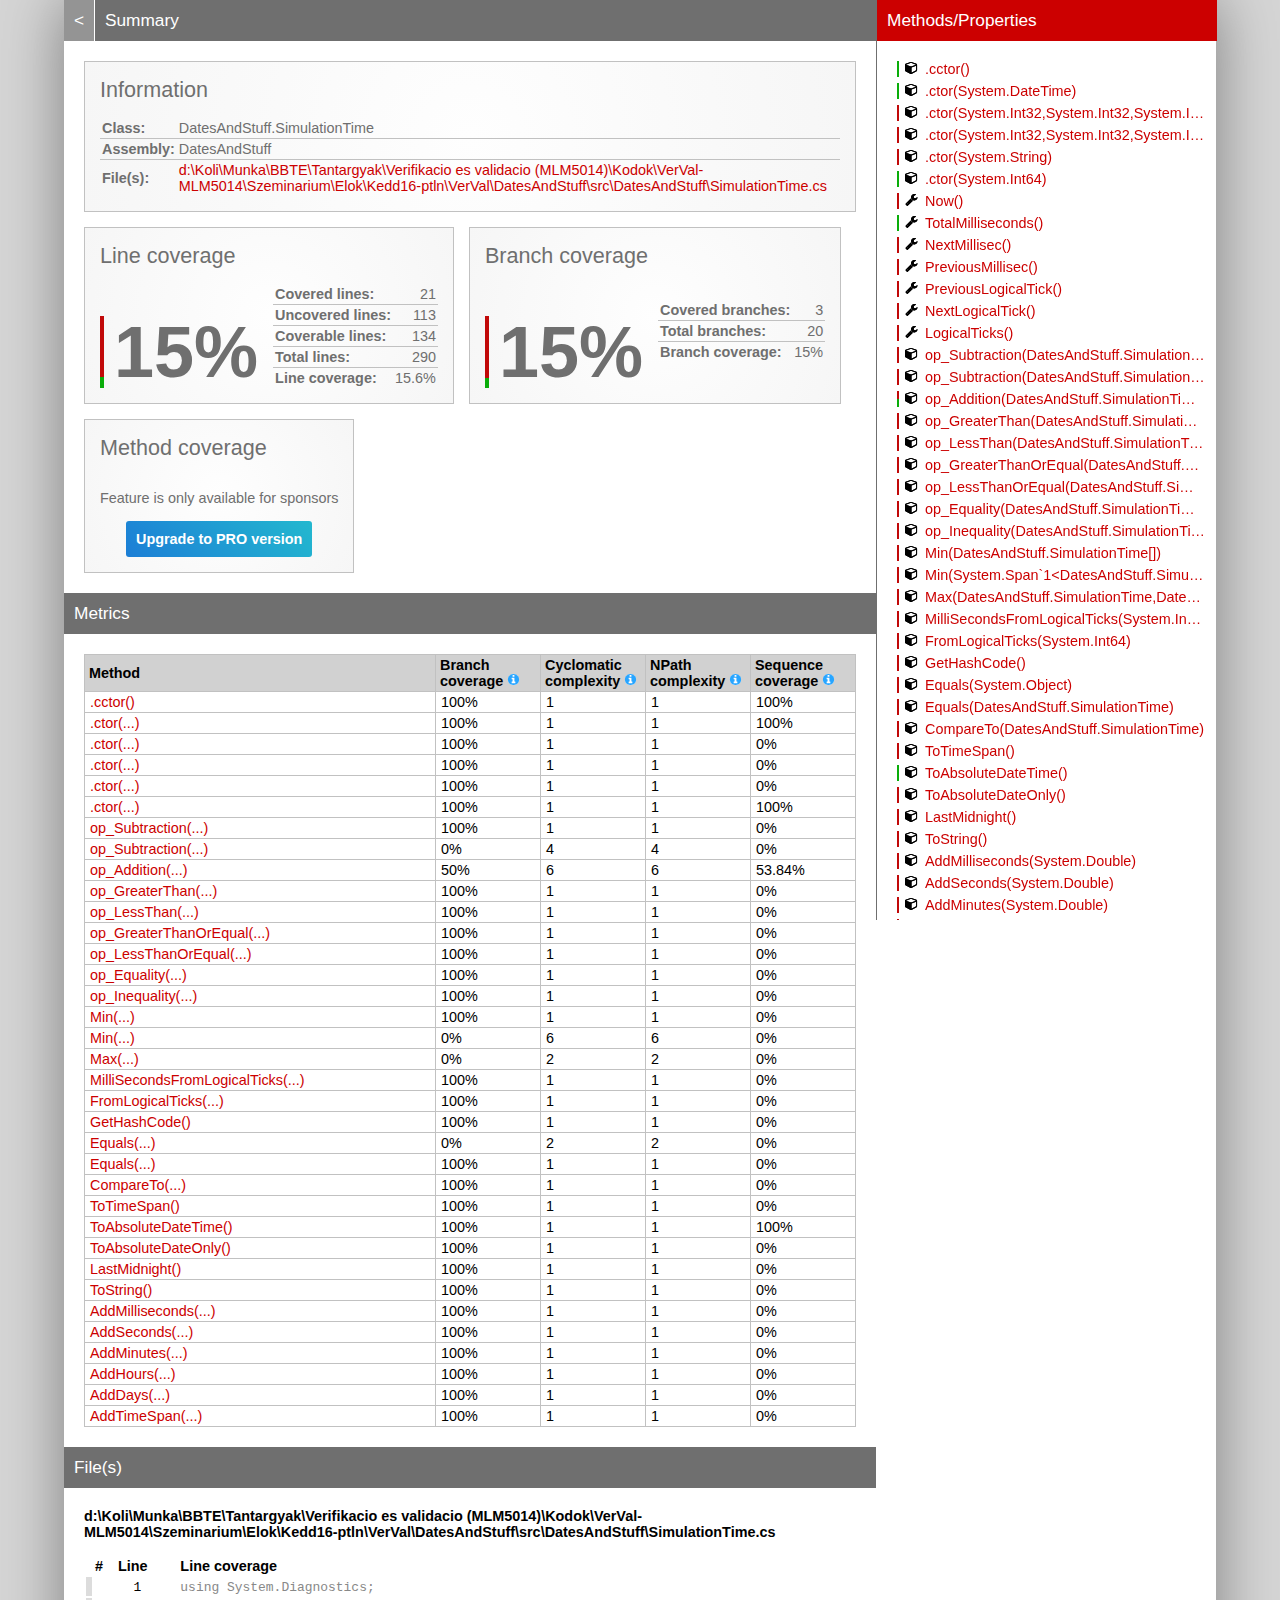
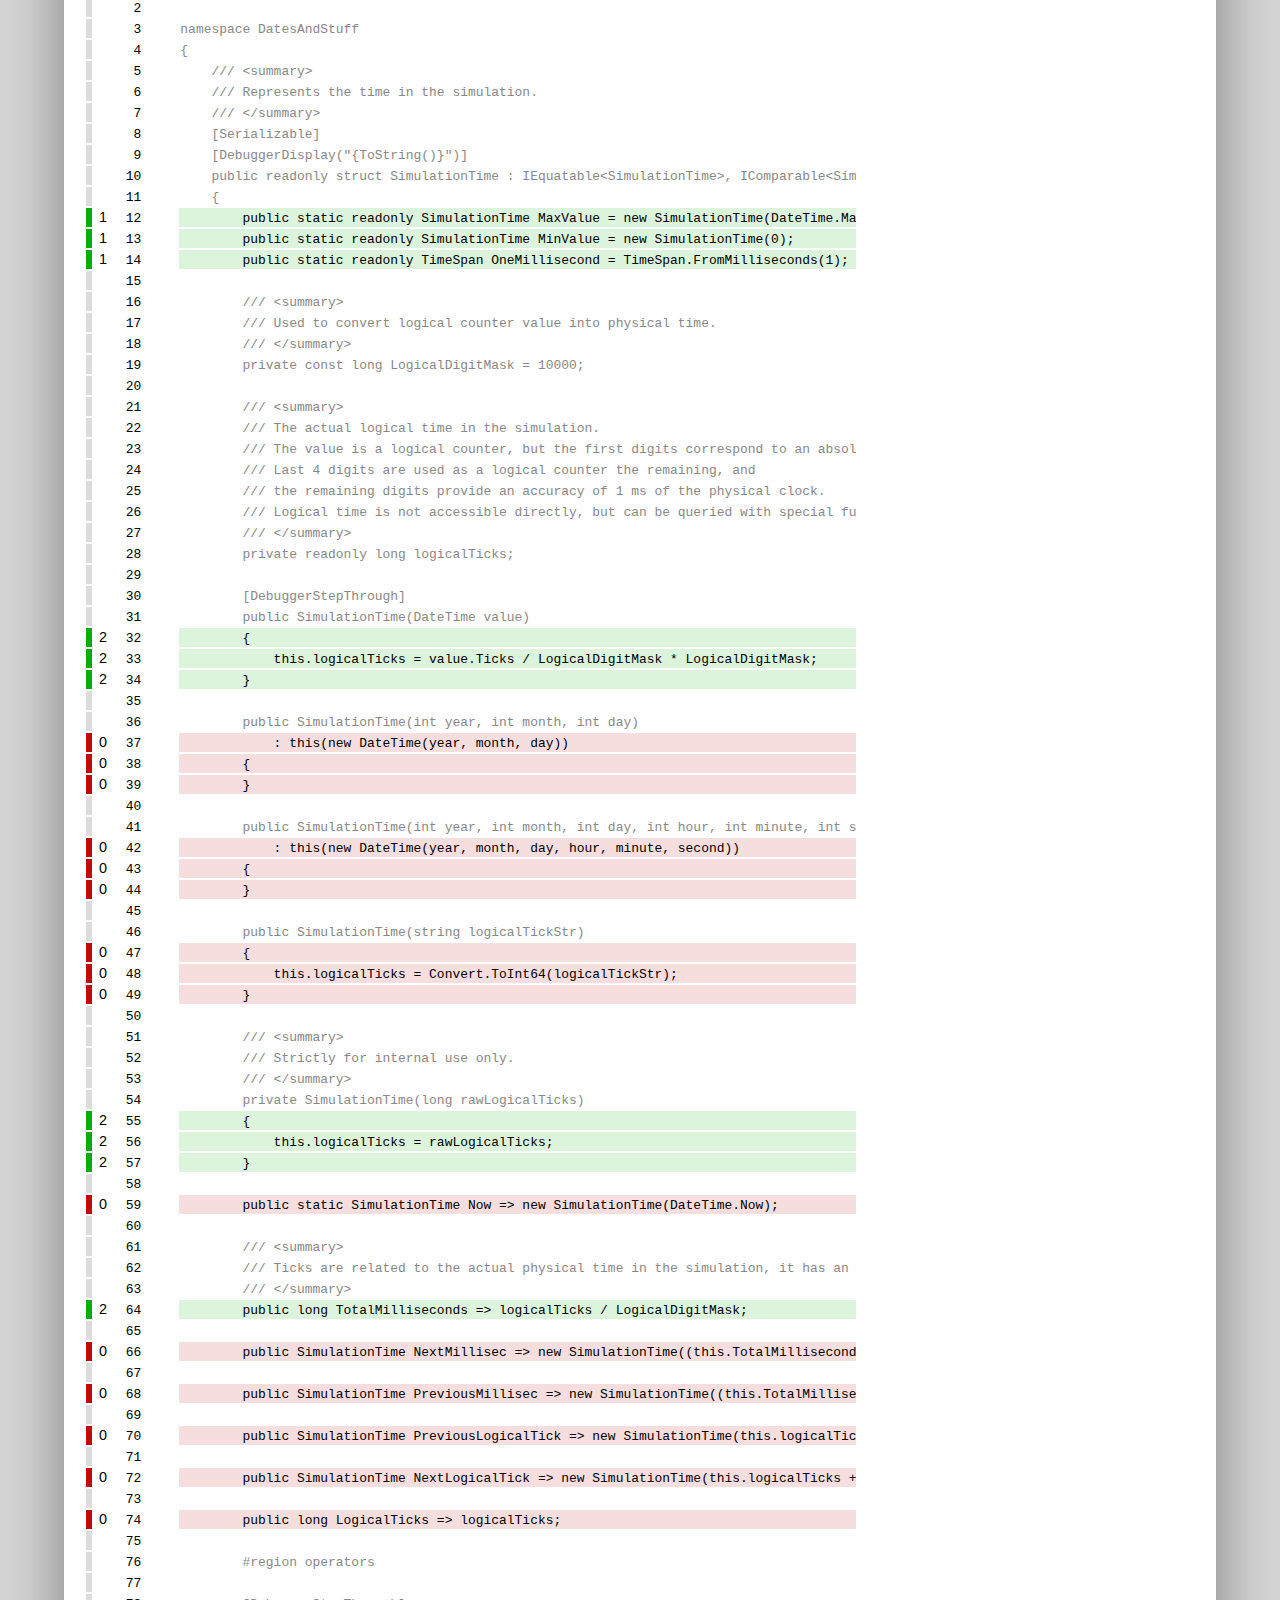
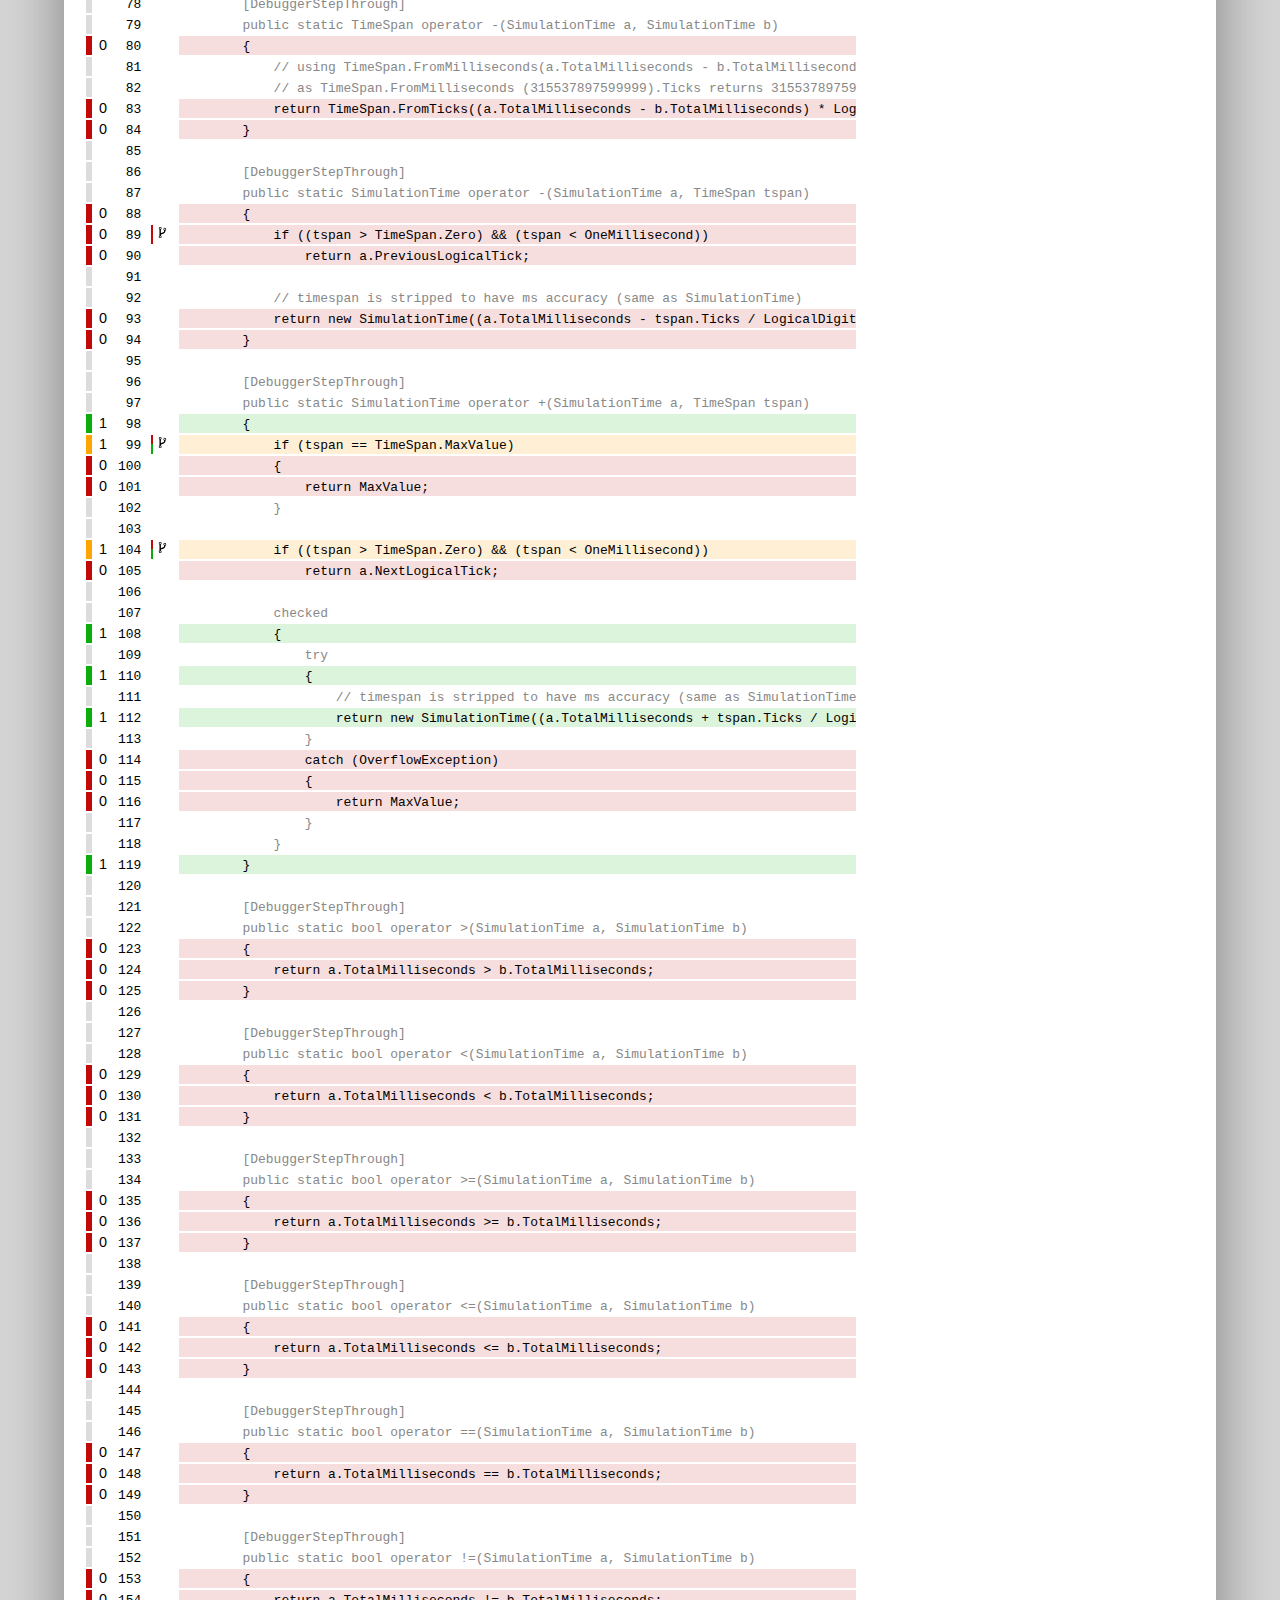
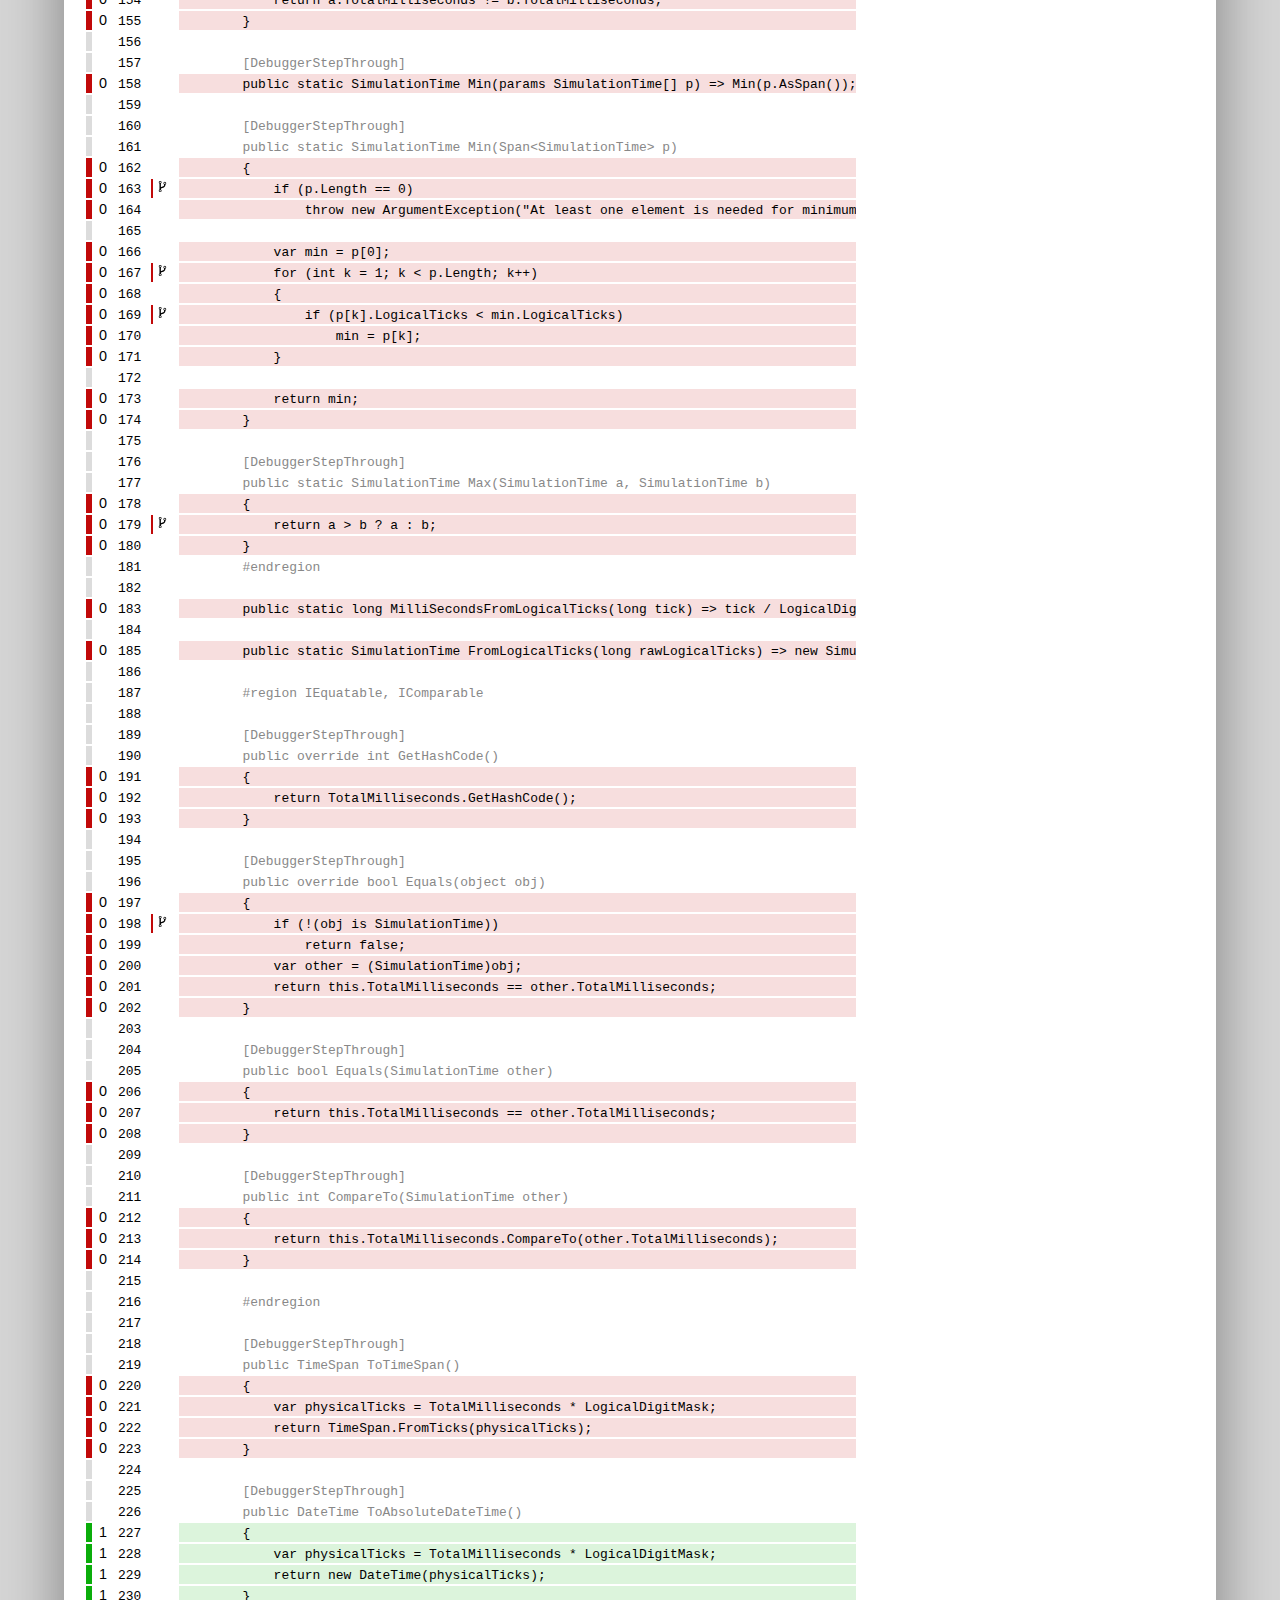
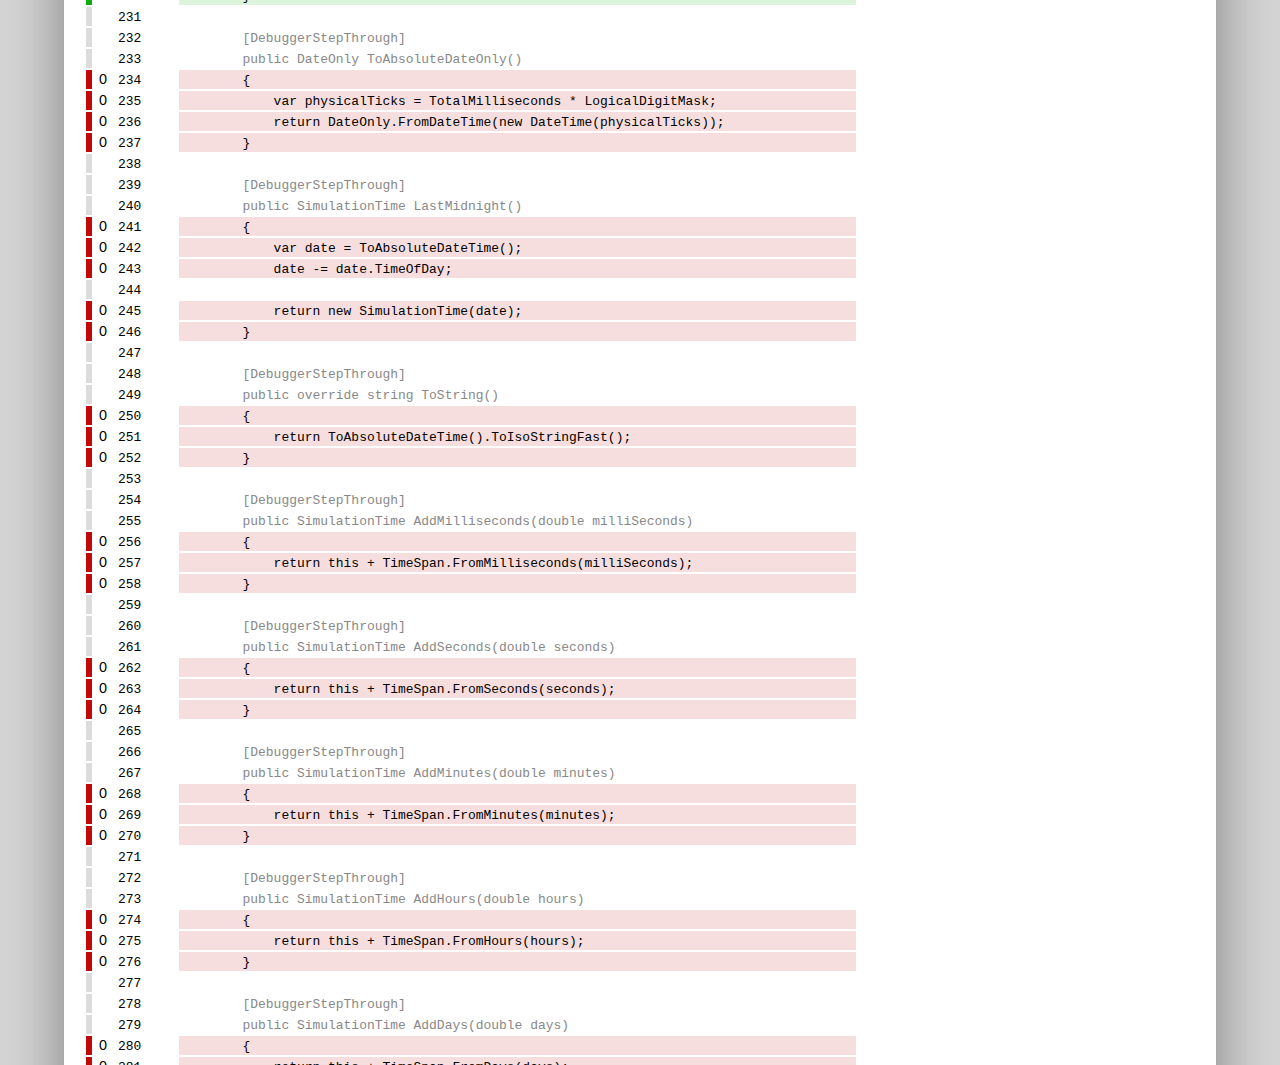
<file: TestResults/CoverageReport/DatesAndStuff_SimulationTime.html>
<!DOCTYPE html>
<html>
<head>
<meta charset="utf-8" />
<meta name="viewport" content="width=device-width, initial-scale=1.0" />
<meta http-equiv="X-UA-Compatible" content="IE=EDGE,chrome=1" />
<link href="[data-uri]" rel="icon" type="image/x-icon" />
<title>DatesAndStuff.SimulationTime - Coverage Report</title>
<link rel="stylesheet" type="text/css" href="report.css" />
</head><body><div class="container"><div class="containerleft">
<h1><a href="index.html" class="back">&lt;</a> Summary</h1>
<div class="card-group">
<div class="card">
<div class="card-header">Information</div>
<div class="card-body">
<div class="table">
<table>
<tr>
<th>Class:</th>
<td class="limit-width " title="DatesAndStuff.SimulationTime">DatesAndStuff.SimulationTime</td>
</tr>
<tr>
<th>Assembly:</th>
<td class="limit-width " title="DatesAndStuff">DatesAndStuff</td>
</tr>
<tr>
<th>File(s):</th>
<td class="overflow-wrap"><a href="#dKoliMunkaBBTETantargyakVerifikacioesvalidacioMLM5014KodokVerValMLM5014SzeminariumElokKedd16ptlnVerValDatesAndStuffsrcDatesAndStuffSimulationTimecs" class="navigatetohash">d:\Koli\Munka\BBTE\Tantargyak\Verifikacio es validacio (MLM5014)\Kodok\VerVal-MLM5014\Szeminarium\Elok\Kedd16-ptln\VerVal\DatesAndStuff\src\DatesAndStuff\SimulationTime.cs</a></td>
</tr>
</table>
</div>
</div>
</div>
</div>
<div class="card-group">
<div class="card">
<div class="card-header">Line coverage</div>
<div class="card-body">
<div class="large cardpercentagebar cardpercentagebar84">15%</div>
<div class="table">
<table>
<tr>
<th>Covered lines:</th>
<td class="limit-width right" title="21">21</td>
</tr>
<tr>
<th>Uncovered lines:</th>
<td class="limit-width right" title="113">113</td>
</tr>
<tr>
<th>Coverable lines:</th>
<td class="limit-width right" title="134">134</td>
</tr>
<tr>
<th>Total lines:</th>
<td class="limit-width right" title="290">290</td>
</tr>
<tr>
<th>Line coverage:</th>
<td class="limit-width right" title="21 of 134">15.6%</td>
</tr>
</table>
</div>
</div>
</div>
<div class="card">
<div class="card-header">Branch coverage</div>
<div class="card-body">
<div class="large cardpercentagebar cardpercentagebar85">15%</div>
<div class="table">
<table>
<tr>
<th>Covered branches:</th>
<td class="limit-width right" title="3">3</td>
</tr>
<tr>
<th>Total branches:</th>
<td class="limit-width right" title="20">20</td>
</tr>
<tr>
<th>Branch coverage:</th>
<td class="limit-width right" title="3 of 20">15%</td>
</tr>
</table>
</div>
</div>
</div>
<div class="card">
<div class="card-header">Method coverage</div>
<div class="card-body">
<div class="center">
<p>Feature is only available for sponsors</p>
<a class="pro-button" href="https://reportgenerator.io/pro" target="_blank">Upgrade to PRO version</a>
</div>
</div>
</div>
</div>
<h1>Metrics</h1>
<div class="table-responsive">
<table class="overview table-fixed">
<colgroup>
<col class="column-min-200" />
<col class="column105" />
<col class="column105" />
<col class="column105" />
<col class="column105" />
</colgroup>
<thead><tr><th>Method</th><th>Branch coverage <a href="https://en.wikipedia.org/wiki/Code_coverage" target="_blank"><i class="icon-info-circled"></i></a></th><th>Cyclomatic complexity <a href="https://en.wikipedia.org/wiki/Cyclomatic_complexity" target="_blank"><i class="icon-info-circled"></i></a></th><th>NPath complexity <a href="https://modess.io/npath-complexity-cyclomatic-complexity-explained" target="_blank"><i class="icon-info-circled"></i></a></th><th>Sequence coverage <a href="https://en.wikipedia.org/wiki/Code_coverage" target="_blank"><i class="icon-info-circled"></i></a></th></tr></thead>
<tbody>
<tr><td title="System.Void DatesAndStuff.SimulationTime::.cctor()"><a href="#file0_line12" class="navigatetohash">.cctor()</a></td><td>100%</td><td>1</td><td>1</td><td>100%</td></tr>
<tr><td title="System.Void DatesAndStuff.SimulationTime::.ctor(System.DateTime)"><a href="#file0_line32" class="navigatetohash">.ctor(...)</a></td><td>100%</td><td>1</td><td>1</td><td>100%</td></tr>
<tr><td title="System.Void DatesAndStuff.SimulationTime::.ctor(System.Int32,System.Int32,System.Int32)"><a href="#file0_line37" class="navigatetohash">.ctor(...)</a></td><td>100%</td><td>1</td><td>1</td><td>0%</td></tr>
<tr><td title="System.Void DatesAndStuff.SimulationTime::.ctor(System.Int32,System.Int32,System.Int32,System.Int32,System.Int32,System.Int32)"><a href="#file0_line42" class="navigatetohash">.ctor(...)</a></td><td>100%</td><td>1</td><td>1</td><td>0%</td></tr>
<tr><td title="System.Void DatesAndStuff.SimulationTime::.ctor(System.String)"><a href="#file0_line47" class="navigatetohash">.ctor(...)</a></td><td>100%</td><td>1</td><td>1</td><td>0%</td></tr>
<tr><td title="System.Void DatesAndStuff.SimulationTime::.ctor(System.Int64)"><a href="#file0_line55" class="navigatetohash">.ctor(...)</a></td><td>100%</td><td>1</td><td>1</td><td>100%</td></tr>
<tr><td title="System.TimeSpan DatesAndStuff.SimulationTime::op_Subtraction(DatesAndStuff.SimulationTime,DatesAndStuff.SimulationTime)"><a href="#file0_line80" class="navigatetohash">op_Subtraction(...)</a></td><td>100%</td><td>1</td><td>1</td><td>0%</td></tr>
<tr><td title="DatesAndStuff.SimulationTime DatesAndStuff.SimulationTime::op_Subtraction(DatesAndStuff.SimulationTime,System.TimeSpan)"><a href="#file0_line88" class="navigatetohash">op_Subtraction(...)</a></td><td>0%</td><td>4</td><td>4</td><td>0%</td></tr>
<tr><td title="DatesAndStuff.SimulationTime DatesAndStuff.SimulationTime::op_Addition(DatesAndStuff.SimulationTime,System.TimeSpan)"><a href="#file0_line98" class="navigatetohash">op_Addition(...)</a></td><td>50%</td><td>6</td><td>6</td><td>53.84%</td></tr>
<tr><td title="System.Boolean DatesAndStuff.SimulationTime::op_GreaterThan(DatesAndStuff.SimulationTime,DatesAndStuff.SimulationTime)"><a href="#file0_line123" class="navigatetohash">op_GreaterThan(...)</a></td><td>100%</td><td>1</td><td>1</td><td>0%</td></tr>
<tr><td title="System.Boolean DatesAndStuff.SimulationTime::op_LessThan(DatesAndStuff.SimulationTime,DatesAndStuff.SimulationTime)"><a href="#file0_line129" class="navigatetohash">op_LessThan(...)</a></td><td>100%</td><td>1</td><td>1</td><td>0%</td></tr>
<tr><td title="System.Boolean DatesAndStuff.SimulationTime::op_GreaterThanOrEqual(DatesAndStuff.SimulationTime,DatesAndStuff.SimulationTime)"><a href="#file0_line135" class="navigatetohash">op_GreaterThanOrEqual(...)</a></td><td>100%</td><td>1</td><td>1</td><td>0%</td></tr>
<tr><td title="System.Boolean DatesAndStuff.SimulationTime::op_LessThanOrEqual(DatesAndStuff.SimulationTime,DatesAndStuff.SimulationTime)"><a href="#file0_line141" class="navigatetohash">op_LessThanOrEqual(...)</a></td><td>100%</td><td>1</td><td>1</td><td>0%</td></tr>
<tr><td title="System.Boolean DatesAndStuff.SimulationTime::op_Equality(DatesAndStuff.SimulationTime,DatesAndStuff.SimulationTime)"><a href="#file0_line147" class="navigatetohash">op_Equality(...)</a></td><td>100%</td><td>1</td><td>1</td><td>0%</td></tr>
<tr><td title="System.Boolean DatesAndStuff.SimulationTime::op_Inequality(DatesAndStuff.SimulationTime,DatesAndStuff.SimulationTime)"><a href="#file0_line153" class="navigatetohash">op_Inequality(...)</a></td><td>100%</td><td>1</td><td>1</td><td>0%</td></tr>
<tr><td title="DatesAndStuff.SimulationTime DatesAndStuff.SimulationTime::Min(DatesAndStuff.SimulationTime[])"><a href="#file0_line158" class="navigatetohash">Min(...)</a></td><td>100%</td><td>1</td><td>1</td><td>0%</td></tr>
<tr><td title="DatesAndStuff.SimulationTime DatesAndStuff.SimulationTime::Min(System.Span`1&lt;DatesAndStuff.SimulationTime&gt;)"><a href="#file0_line162" class="navigatetohash">Min(...)</a></td><td>0%</td><td>6</td><td>6</td><td>0%</td></tr>
<tr><td title="DatesAndStuff.SimulationTime DatesAndStuff.SimulationTime::Max(DatesAndStuff.SimulationTime,DatesAndStuff.SimulationTime)"><a href="#file0_line178" class="navigatetohash">Max(...)</a></td><td>0%</td><td>2</td><td>2</td><td>0%</td></tr>
<tr><td title="System.Int64 DatesAndStuff.SimulationTime::MilliSecondsFromLogicalTicks(System.Int64)"><a href="#file0_line183" class="navigatetohash">MilliSecondsFromLogicalTicks(...)</a></td><td>100%</td><td>1</td><td>1</td><td>0%</td></tr>
<tr><td title="DatesAndStuff.SimulationTime DatesAndStuff.SimulationTime::FromLogicalTicks(System.Int64)"><a href="#file0_line185" class="navigatetohash">FromLogicalTicks(...)</a></td><td>100%</td><td>1</td><td>1</td><td>0%</td></tr>
<tr><td title="System.Int32 DatesAndStuff.SimulationTime::GetHashCode()"><a href="#file0_line191" class="navigatetohash">GetHashCode()</a></td><td>100%</td><td>1</td><td>1</td><td>0%</td></tr>
<tr><td title="System.Boolean DatesAndStuff.SimulationTime::Equals(System.Object)"><a href="#file0_line197" class="navigatetohash">Equals(...)</a></td><td>0%</td><td>2</td><td>2</td><td>0%</td></tr>
<tr><td title="System.Boolean DatesAndStuff.SimulationTime::Equals(DatesAndStuff.SimulationTime)"><a href="#file0_line206" class="navigatetohash">Equals(...)</a></td><td>100%</td><td>1</td><td>1</td><td>0%</td></tr>
<tr><td title="System.Int32 DatesAndStuff.SimulationTime::CompareTo(DatesAndStuff.SimulationTime)"><a href="#file0_line212" class="navigatetohash">CompareTo(...)</a></td><td>100%</td><td>1</td><td>1</td><td>0%</td></tr>
<tr><td title="System.TimeSpan DatesAndStuff.SimulationTime::ToTimeSpan()"><a href="#file0_line220" class="navigatetohash">ToTimeSpan()</a></td><td>100%</td><td>1</td><td>1</td><td>0%</td></tr>
<tr><td title="System.DateTime DatesAndStuff.SimulationTime::ToAbsoluteDateTime()"><a href="#file0_line227" class="navigatetohash">ToAbsoluteDateTime()</a></td><td>100%</td><td>1</td><td>1</td><td>100%</td></tr>
<tr><td title="System.DateOnly DatesAndStuff.SimulationTime::ToAbsoluteDateOnly()"><a href="#file0_line234" class="navigatetohash">ToAbsoluteDateOnly()</a></td><td>100%</td><td>1</td><td>1</td><td>0%</td></tr>
<tr><td title="DatesAndStuff.SimulationTime DatesAndStuff.SimulationTime::LastMidnight()"><a href="#file0_line241" class="navigatetohash">LastMidnight()</a></td><td>100%</td><td>1</td><td>1</td><td>0%</td></tr>
<tr><td title="System.String DatesAndStuff.SimulationTime::ToString()"><a href="#file0_line250" class="navigatetohash">ToString()</a></td><td>100%</td><td>1</td><td>1</td><td>0%</td></tr>
<tr><td title="DatesAndStuff.SimulationTime DatesAndStuff.SimulationTime::AddMilliseconds(System.Double)"><a href="#file0_line256" class="navigatetohash">AddMilliseconds(...)</a></td><td>100%</td><td>1</td><td>1</td><td>0%</td></tr>
<tr><td title="DatesAndStuff.SimulationTime DatesAndStuff.SimulationTime::AddSeconds(System.Double)"><a href="#file0_line262" class="navigatetohash">AddSeconds(...)</a></td><td>100%</td><td>1</td><td>1</td><td>0%</td></tr>
<tr><td title="DatesAndStuff.SimulationTime DatesAndStuff.SimulationTime::AddMinutes(System.Double)"><a href="#file0_line268" class="navigatetohash">AddMinutes(...)</a></td><td>100%</td><td>1</td><td>1</td><td>0%</td></tr>
<tr><td title="DatesAndStuff.SimulationTime DatesAndStuff.SimulationTime::AddHours(System.Double)"><a href="#file0_line274" class="navigatetohash">AddHours(...)</a></td><td>100%</td><td>1</td><td>1</td><td>0%</td></tr>
<tr><td title="DatesAndStuff.SimulationTime DatesAndStuff.SimulationTime::AddDays(System.Double)"><a href="#file0_line280" class="navigatetohash">AddDays(...)</a></td><td>100%</td><td>1</td><td>1</td><td>0%</td></tr>
<tr><td title="DatesAndStuff.SimulationTime DatesAndStuff.SimulationTime::AddTimeSpan(System.TimeSpan)"><a href="#file0_line286" class="navigatetohash">AddTimeSpan(...)</a></td><td>100%</td><td>1</td><td>1</td><td>0%</td></tr>
</tbody>
</table>
</div>
<h1>File(s)</h1>
<h2 id="dKoliMunkaBBTETantargyakVerifikacioesvalidacioMLM5014KodokVerValMLM5014SzeminariumElokKedd16ptlnVerValDatesAndStuffsrcDatesAndStuffSimulationTimecs">d:\Koli\Munka\BBTE\Tantargyak\Verifikacio es validacio (MLM5014)\Kodok\VerVal-MLM5014\Szeminarium\Elok\Kedd16-ptln\VerVal\DatesAndStuff\src\DatesAndStuff\SimulationTime.cs</h2>
<div class="table-responsive">
<table class="lineAnalysis">
<thead><tr><th></th><th>#</th><th>Line</th><th></th><th>Line coverage</th></tr></thead>
<tbody>
<tr class="" title="Not coverable" data-coverage="{'AllTestMethods': {'VC': '', 'LVS': 'gray'}}"><td class="gray">&nbsp;</td><td class="leftmargin rightmargin right"></td><td class="rightmargin right"><a id="file0_line1"></a><code>1</code></td><td></td><td class="lightgray"><code>using&nbsp;System.Diagnostics;</code></td></tr>
<tr class="" title="Not coverable" data-coverage="{'AllTestMethods': {'VC': '', 'LVS': 'gray'}}"><td class="gray">&nbsp;</td><td class="leftmargin rightmargin right"></td><td class="rightmargin right"><a id="file0_line2"></a><code>2</code></td><td></td><td class="lightgray"><code></code></td></tr>
<tr class="" title="Not coverable" data-coverage="{'AllTestMethods': {'VC': '', 'LVS': 'gray'}}"><td class="gray">&nbsp;</td><td class="leftmargin rightmargin right"></td><td class="rightmargin right"><a id="file0_line3"></a><code>3</code></td><td></td><td class="lightgray"><code>namespace&nbsp;DatesAndStuff</code></td></tr>
<tr class="" title="Not coverable" data-coverage="{'AllTestMethods': {'VC': '', 'LVS': 'gray'}}"><td class="gray">&nbsp;</td><td class="leftmargin rightmargin right"></td><td class="rightmargin right"><a id="file0_line4"></a><code>4</code></td><td></td><td class="lightgray"><code>{</code></td></tr>
<tr class="" title="Not coverable" data-coverage="{'AllTestMethods': {'VC': '', 'LVS': 'gray'}}"><td class="gray">&nbsp;</td><td class="leftmargin rightmargin right"></td><td class="rightmargin right"><a id="file0_line5"></a><code>5</code></td><td></td><td class="lightgray"><code>&nbsp;&nbsp;&nbsp;&nbsp;///&nbsp;&lt;summary&gt;</code></td></tr>
<tr class="" title="Not coverable" data-coverage="{'AllTestMethods': {'VC': '', 'LVS': 'gray'}}"><td class="gray">&nbsp;</td><td class="leftmargin rightmargin right"></td><td class="rightmargin right"><a id="file0_line6"></a><code>6</code></td><td></td><td class="lightgray"><code>&nbsp;&nbsp;&nbsp;&nbsp;///&nbsp;Represents&nbsp;the&nbsp;time&nbsp;in&nbsp;the&nbsp;simulation.</code></td></tr>
<tr class="" title="Not coverable" data-coverage="{'AllTestMethods': {'VC': '', 'LVS': 'gray'}}"><td class="gray">&nbsp;</td><td class="leftmargin rightmargin right"></td><td class="rightmargin right"><a id="file0_line7"></a><code>7</code></td><td></td><td class="lightgray"><code>&nbsp;&nbsp;&nbsp;&nbsp;///&nbsp;&lt;/summary&gt;</code></td></tr>
<tr class="" title="Not coverable" data-coverage="{'AllTestMethods': {'VC': '', 'LVS': 'gray'}}"><td class="gray">&nbsp;</td><td class="leftmargin rightmargin right"></td><td class="rightmargin right"><a id="file0_line8"></a><code>8</code></td><td></td><td class="lightgray"><code>&nbsp;&nbsp;&nbsp;&nbsp;[Serializable]</code></td></tr>
<tr class="" title="Not coverable" data-coverage="{'AllTestMethods': {'VC': '', 'LVS': 'gray'}}"><td class="gray">&nbsp;</td><td class="leftmargin rightmargin right"></td><td class="rightmargin right"><a id="file0_line9"></a><code>9</code></td><td></td><td class="lightgray"><code>&nbsp;&nbsp;&nbsp;&nbsp;[DebuggerDisplay(&quot;{ToString()}&quot;)]</code></td></tr>
<tr class="" title="Not coverable" data-coverage="{'AllTestMethods': {'VC': '', 'LVS': 'gray'}}"><td class="gray">&nbsp;</td><td class="leftmargin rightmargin right"></td><td class="rightmargin right"><a id="file0_line10"></a><code>10</code></td><td></td><td class="lightgray"><code>&nbsp;&nbsp;&nbsp;&nbsp;public&nbsp;readonly&nbsp;struct&nbsp;SimulationTime&nbsp;:&nbsp;IEquatable&lt;SimulationTime&gt;,&nbsp;IComparable&lt;SimulationTime&gt;</code></td></tr>
<tr class="" title="Not coverable" data-coverage="{'AllTestMethods': {'VC': '', 'LVS': 'gray'}}"><td class="gray">&nbsp;</td><td class="leftmargin rightmargin right"></td><td class="rightmargin right"><a id="file0_line11"></a><code>11</code></td><td></td><td class="lightgray"><code>&nbsp;&nbsp;&nbsp;&nbsp;{</code></td></tr>
<tr class="coverableline" title="Covered (1 visits)" data-coverage="{'AllTestMethods': {'VC': '1', 'LVS': 'green'}}"><td class="green">&nbsp;</td><td class="leftmargin rightmargin right">1</td><td class="rightmargin right"><a id="file0_line12"></a><code>12</code></td><td></td><td class="lightgreen"><code>&nbsp;&nbsp;&nbsp;&nbsp;&nbsp;&nbsp;&nbsp;&nbsp;public&nbsp;static&nbsp;readonly&nbsp;SimulationTime&nbsp;MaxValue&nbsp;=&nbsp;new&nbsp;SimulationTime(DateTime.MaxValue);</code></td></tr>
<tr class="coverableline" title="Covered (1 visits)" data-coverage="{'AllTestMethods': {'VC': '1', 'LVS': 'green'}}"><td class="green">&nbsp;</td><td class="leftmargin rightmargin right">1</td><td class="rightmargin right"><a id="file0_line13"></a><code>13</code></td><td></td><td class="lightgreen"><code>&nbsp;&nbsp;&nbsp;&nbsp;&nbsp;&nbsp;&nbsp;&nbsp;public&nbsp;static&nbsp;readonly&nbsp;SimulationTime&nbsp;MinValue&nbsp;=&nbsp;new&nbsp;SimulationTime(0);</code></td></tr>
<tr class="coverableline" title="Covered (1 visits)" data-coverage="{'AllTestMethods': {'VC': '1', 'LVS': 'green'}}"><td class="green">&nbsp;</td><td class="leftmargin rightmargin right">1</td><td class="rightmargin right"><a id="file0_line14"></a><code>14</code></td><td></td><td class="lightgreen"><code>&nbsp;&nbsp;&nbsp;&nbsp;&nbsp;&nbsp;&nbsp;&nbsp;public&nbsp;static&nbsp;readonly&nbsp;TimeSpan&nbsp;OneMillisecond&nbsp;=&nbsp;TimeSpan.FromMilliseconds(1);</code></td></tr>
<tr class="" title="Not coverable" data-coverage="{'AllTestMethods': {'VC': '', 'LVS': 'gray'}}"><td class="gray">&nbsp;</td><td class="leftmargin rightmargin right"></td><td class="rightmargin right"><a id="file0_line15"></a><code>15</code></td><td></td><td class="lightgray"><code></code></td></tr>
<tr class="" title="Not coverable" data-coverage="{'AllTestMethods': {'VC': '', 'LVS': 'gray'}}"><td class="gray">&nbsp;</td><td class="leftmargin rightmargin right"></td><td class="rightmargin right"><a id="file0_line16"></a><code>16</code></td><td></td><td class="lightgray"><code>&nbsp;&nbsp;&nbsp;&nbsp;&nbsp;&nbsp;&nbsp;&nbsp;///&nbsp;&lt;summary&gt;</code></td></tr>
<tr class="" title="Not coverable" data-coverage="{'AllTestMethods': {'VC': '', 'LVS': 'gray'}}"><td class="gray">&nbsp;</td><td class="leftmargin rightmargin right"></td><td class="rightmargin right"><a id="file0_line17"></a><code>17</code></td><td></td><td class="lightgray"><code>&nbsp;&nbsp;&nbsp;&nbsp;&nbsp;&nbsp;&nbsp;&nbsp;///&nbsp;Used&nbsp;to&nbsp;convert&nbsp;logical&nbsp;counter&nbsp;value&nbsp;into&nbsp;physical&nbsp;time.</code></td></tr>
<tr class="" title="Not coverable" data-coverage="{'AllTestMethods': {'VC': '', 'LVS': 'gray'}}"><td class="gray">&nbsp;</td><td class="leftmargin rightmargin right"></td><td class="rightmargin right"><a id="file0_line18"></a><code>18</code></td><td></td><td class="lightgray"><code>&nbsp;&nbsp;&nbsp;&nbsp;&nbsp;&nbsp;&nbsp;&nbsp;///&nbsp;&lt;/summary&gt;</code></td></tr>
<tr class="" title="Not coverable" data-coverage="{'AllTestMethods': {'VC': '', 'LVS': 'gray'}}"><td class="gray">&nbsp;</td><td class="leftmargin rightmargin right"></td><td class="rightmargin right"><a id="file0_line19"></a><code>19</code></td><td></td><td class="lightgray"><code>&nbsp;&nbsp;&nbsp;&nbsp;&nbsp;&nbsp;&nbsp;&nbsp;private&nbsp;const&nbsp;long&nbsp;LogicalDigitMask&nbsp;=&nbsp;10000;</code></td></tr>
<tr class="" title="Not coverable" data-coverage="{'AllTestMethods': {'VC': '', 'LVS': 'gray'}}"><td class="gray">&nbsp;</td><td class="leftmargin rightmargin right"></td><td class="rightmargin right"><a id="file0_line20"></a><code>20</code></td><td></td><td class="lightgray"><code></code></td></tr>
<tr class="" title="Not coverable" data-coverage="{'AllTestMethods': {'VC': '', 'LVS': 'gray'}}"><td class="gray">&nbsp;</td><td class="leftmargin rightmargin right"></td><td class="rightmargin right"><a id="file0_line21"></a><code>21</code></td><td></td><td class="lightgray"><code>&nbsp;&nbsp;&nbsp;&nbsp;&nbsp;&nbsp;&nbsp;&nbsp;///&nbsp;&lt;summary&gt;</code></td></tr>
<tr class="" title="Not coverable" data-coverage="{'AllTestMethods': {'VC': '', 'LVS': 'gray'}}"><td class="gray">&nbsp;</td><td class="leftmargin rightmargin right"></td><td class="rightmargin right"><a id="file0_line22"></a><code>22</code></td><td></td><td class="lightgray"><code>&nbsp;&nbsp;&nbsp;&nbsp;&nbsp;&nbsp;&nbsp;&nbsp;///&nbsp;The&nbsp;actual&nbsp;logical&nbsp;time&nbsp;in&nbsp;the&nbsp;simulation.</code></td></tr>
<tr class="" title="Not coverable" data-coverage="{'AllTestMethods': {'VC': '', 'LVS': 'gray'}}"><td class="gray">&nbsp;</td><td class="leftmargin rightmargin right"></td><td class="rightmargin right"><a id="file0_line23"></a><code>23</code></td><td></td><td class="lightgray"><code>&nbsp;&nbsp;&nbsp;&nbsp;&nbsp;&nbsp;&nbsp;&nbsp;///&nbsp;The&nbsp;value&nbsp;is&nbsp;a&nbsp;logical&nbsp;counter,&nbsp;but&nbsp;the&nbsp;first&nbsp;digits&nbsp;correspond&nbsp;to&nbsp;an&nbsp;absolute&nbsp;real-world&nbsp;time.</code></td></tr>
<tr class="" title="Not coverable" data-coverage="{'AllTestMethods': {'VC': '', 'LVS': 'gray'}}"><td class="gray">&nbsp;</td><td class="leftmargin rightmargin right"></td><td class="rightmargin right"><a id="file0_line24"></a><code>24</code></td><td></td><td class="lightgray"><code>&nbsp;&nbsp;&nbsp;&nbsp;&nbsp;&nbsp;&nbsp;&nbsp;///&nbsp;Last&nbsp;4&nbsp;digits&nbsp;are&nbsp;used&nbsp;as&nbsp;a&nbsp;logical&nbsp;counter&nbsp;the&nbsp;remaining,&nbsp;and</code></td></tr>
<tr class="" title="Not coverable" data-coverage="{'AllTestMethods': {'VC': '', 'LVS': 'gray'}}"><td class="gray">&nbsp;</td><td class="leftmargin rightmargin right"></td><td class="rightmargin right"><a id="file0_line25"></a><code>25</code></td><td></td><td class="lightgray"><code>&nbsp;&nbsp;&nbsp;&nbsp;&nbsp;&nbsp;&nbsp;&nbsp;///&nbsp;the&nbsp;remaining&nbsp;digits&nbsp;provide&nbsp;an&nbsp;accuracy&nbsp;of&nbsp;1&nbsp;ms&nbsp;of&nbsp;the&nbsp;physical&nbsp;clock.</code></td></tr>
<tr class="" title="Not coverable" data-coverage="{'AllTestMethods': {'VC': '', 'LVS': 'gray'}}"><td class="gray">&nbsp;</td><td class="leftmargin rightmargin right"></td><td class="rightmargin right"><a id="file0_line26"></a><code>26</code></td><td></td><td class="lightgray"><code>&nbsp;&nbsp;&nbsp;&nbsp;&nbsp;&nbsp;&nbsp;&nbsp;///&nbsp;Logical&nbsp;time&nbsp;is&nbsp;not&nbsp;accessible&nbsp;directly,&nbsp;but&nbsp;can&nbsp;be&nbsp;queried&nbsp;with&nbsp;special&nbsp;functions&nbsp;used&nbsp;by&nbsp;the&nbsp;simulation&nbsp;en</code></td></tr>
<tr class="" title="Not coverable" data-coverage="{'AllTestMethods': {'VC': '', 'LVS': 'gray'}}"><td class="gray">&nbsp;</td><td class="leftmargin rightmargin right"></td><td class="rightmargin right"><a id="file0_line27"></a><code>27</code></td><td></td><td class="lightgray"><code>&nbsp;&nbsp;&nbsp;&nbsp;&nbsp;&nbsp;&nbsp;&nbsp;///&nbsp;&lt;/summary&gt;</code></td></tr>
<tr class="" title="Not coverable" data-coverage="{'AllTestMethods': {'VC': '', 'LVS': 'gray'}}"><td class="gray">&nbsp;</td><td class="leftmargin rightmargin right"></td><td class="rightmargin right"><a id="file0_line28"></a><code>28</code></td><td></td><td class="lightgray"><code>&nbsp;&nbsp;&nbsp;&nbsp;&nbsp;&nbsp;&nbsp;&nbsp;private&nbsp;readonly&nbsp;long&nbsp;logicalTicks;</code></td></tr>
<tr class="" title="Not coverable" data-coverage="{'AllTestMethods': {'VC': '', 'LVS': 'gray'}}"><td class="gray">&nbsp;</td><td class="leftmargin rightmargin right"></td><td class="rightmargin right"><a id="file0_line29"></a><code>29</code></td><td></td><td class="lightgray"><code></code></td></tr>
<tr class="" title="Not coverable" data-coverage="{'AllTestMethods': {'VC': '', 'LVS': 'gray'}}"><td class="gray">&nbsp;</td><td class="leftmargin rightmargin right"></td><td class="rightmargin right"><a id="file0_line30"></a><code>30</code></td><td></td><td class="lightgray"><code>&nbsp;&nbsp;&nbsp;&nbsp;&nbsp;&nbsp;&nbsp;&nbsp;[DebuggerStepThrough]</code></td></tr>
<tr class="" title="Not coverable" data-coverage="{'AllTestMethods': {'VC': '', 'LVS': 'gray'}}"><td class="gray">&nbsp;</td><td class="leftmargin rightmargin right"></td><td class="rightmargin right"><a id="file0_line31"></a><code>31</code></td><td></td><td class="lightgray"><code>&nbsp;&nbsp;&nbsp;&nbsp;&nbsp;&nbsp;&nbsp;&nbsp;public&nbsp;SimulationTime(DateTime&nbsp;value)</code></td></tr>
<tr class="coverableline" title="Covered (2 visits)" data-coverage="{'AllTestMethods': {'VC': '2', 'LVS': 'green'}}"><td class="green">&nbsp;</td><td class="leftmargin rightmargin right">2</td><td class="rightmargin right"><a id="file0_line32"></a><code>32</code></td><td></td><td class="lightgreen"><code>&nbsp;&nbsp;&nbsp;&nbsp;&nbsp;&nbsp;&nbsp;&nbsp;{</code></td></tr>
<tr class="coverableline" title="Covered (2 visits)" data-coverage="{'AllTestMethods': {'VC': '2', 'LVS': 'green'}}"><td class="green">&nbsp;</td><td class="leftmargin rightmargin right">2</td><td class="rightmargin right"><a id="file0_line33"></a><code>33</code></td><td></td><td class="lightgreen"><code>&nbsp;&nbsp;&nbsp;&nbsp;&nbsp;&nbsp;&nbsp;&nbsp;&nbsp;&nbsp;&nbsp;&nbsp;this.logicalTicks&nbsp;=&nbsp;value.Ticks&nbsp;/&nbsp;LogicalDigitMask&nbsp;*&nbsp;LogicalDigitMask;</code></td></tr>
<tr class="coverableline" title="Covered (2 visits)" data-coverage="{'AllTestMethods': {'VC': '2', 'LVS': 'green'}}"><td class="green">&nbsp;</td><td class="leftmargin rightmargin right">2</td><td class="rightmargin right"><a id="file0_line34"></a><code>34</code></td><td></td><td class="lightgreen"><code>&nbsp;&nbsp;&nbsp;&nbsp;&nbsp;&nbsp;&nbsp;&nbsp;}</code></td></tr>
<tr class="" title="Not coverable" data-coverage="{'AllTestMethods': {'VC': '', 'LVS': 'gray'}}"><td class="gray">&nbsp;</td><td class="leftmargin rightmargin right"></td><td class="rightmargin right"><a id="file0_line35"></a><code>35</code></td><td></td><td class="lightgray"><code></code></td></tr>
<tr class="" title="Not coverable" data-coverage="{'AllTestMethods': {'VC': '', 'LVS': 'gray'}}"><td class="gray">&nbsp;</td><td class="leftmargin rightmargin right"></td><td class="rightmargin right"><a id="file0_line36"></a><code>36</code></td><td></td><td class="lightgray"><code>&nbsp;&nbsp;&nbsp;&nbsp;&nbsp;&nbsp;&nbsp;&nbsp;public&nbsp;SimulationTime(int&nbsp;year,&nbsp;int&nbsp;month,&nbsp;int&nbsp;day)</code></td></tr>
<tr class="coverableline" title="Not covered (0 visits)" data-coverage="{'AllTestMethods': {'VC': '0', 'LVS': 'red'}}"><td class="red">&nbsp;</td><td class="leftmargin rightmargin right">0</td><td class="rightmargin right"><a id="file0_line37"></a><code>37</code></td><td></td><td class="lightred"><code>&nbsp;&nbsp;&nbsp;&nbsp;&nbsp;&nbsp;&nbsp;&nbsp;&nbsp;&nbsp;&nbsp;&nbsp;:&nbsp;this(new&nbsp;DateTime(year,&nbsp;month,&nbsp;day))</code></td></tr>
<tr class="coverableline" title="Not covered (0 visits)" data-coverage="{'AllTestMethods': {'VC': '0', 'LVS': 'red'}}"><td class="red">&nbsp;</td><td class="leftmargin rightmargin right">0</td><td class="rightmargin right"><a id="file0_line38"></a><code>38</code></td><td></td><td class="lightred"><code>&nbsp;&nbsp;&nbsp;&nbsp;&nbsp;&nbsp;&nbsp;&nbsp;{</code></td></tr>
<tr class="coverableline" title="Not covered (0 visits)" data-coverage="{'AllTestMethods': {'VC': '0', 'LVS': 'red'}}"><td class="red">&nbsp;</td><td class="leftmargin rightmargin right">0</td><td class="rightmargin right"><a id="file0_line39"></a><code>39</code></td><td></td><td class="lightred"><code>&nbsp;&nbsp;&nbsp;&nbsp;&nbsp;&nbsp;&nbsp;&nbsp;}</code></td></tr>
<tr class="" title="Not coverable" data-coverage="{'AllTestMethods': {'VC': '', 'LVS': 'gray'}}"><td class="gray">&nbsp;</td><td class="leftmargin rightmargin right"></td><td class="rightmargin right"><a id="file0_line40"></a><code>40</code></td><td></td><td class="lightgray"><code></code></td></tr>
<tr class="" title="Not coverable" data-coverage="{'AllTestMethods': {'VC': '', 'LVS': 'gray'}}"><td class="gray">&nbsp;</td><td class="leftmargin rightmargin right"></td><td class="rightmargin right"><a id="file0_line41"></a><code>41</code></td><td></td><td class="lightgray"><code>&nbsp;&nbsp;&nbsp;&nbsp;&nbsp;&nbsp;&nbsp;&nbsp;public&nbsp;SimulationTime(int&nbsp;year,&nbsp;int&nbsp;month,&nbsp;int&nbsp;day,&nbsp;int&nbsp;hour,&nbsp;int&nbsp;minute,&nbsp;int&nbsp;second)</code></td></tr>
<tr class="coverableline" title="Not covered (0 visits)" data-coverage="{'AllTestMethods': {'VC': '0', 'LVS': 'red'}}"><td class="red">&nbsp;</td><td class="leftmargin rightmargin right">0</td><td class="rightmargin right"><a id="file0_line42"></a><code>42</code></td><td></td><td class="lightred"><code>&nbsp;&nbsp;&nbsp;&nbsp;&nbsp;&nbsp;&nbsp;&nbsp;&nbsp;&nbsp;&nbsp;&nbsp;:&nbsp;this(new&nbsp;DateTime(year,&nbsp;month,&nbsp;day,&nbsp;hour,&nbsp;minute,&nbsp;second))</code></td></tr>
<tr class="coverableline" title="Not covered (0 visits)" data-coverage="{'AllTestMethods': {'VC': '0', 'LVS': 'red'}}"><td class="red">&nbsp;</td><td class="leftmargin rightmargin right">0</td><td class="rightmargin right"><a id="file0_line43"></a><code>43</code></td><td></td><td class="lightred"><code>&nbsp;&nbsp;&nbsp;&nbsp;&nbsp;&nbsp;&nbsp;&nbsp;{</code></td></tr>
<tr class="coverableline" title="Not covered (0 visits)" data-coverage="{'AllTestMethods': {'VC': '0', 'LVS': 'red'}}"><td class="red">&nbsp;</td><td class="leftmargin rightmargin right">0</td><td class="rightmargin right"><a id="file0_line44"></a><code>44</code></td><td></td><td class="lightred"><code>&nbsp;&nbsp;&nbsp;&nbsp;&nbsp;&nbsp;&nbsp;&nbsp;}</code></td></tr>
<tr class="" title="Not coverable" data-coverage="{'AllTestMethods': {'VC': '', 'LVS': 'gray'}}"><td class="gray">&nbsp;</td><td class="leftmargin rightmargin right"></td><td class="rightmargin right"><a id="file0_line45"></a><code>45</code></td><td></td><td class="lightgray"><code></code></td></tr>
<tr class="" title="Not coverable" data-coverage="{'AllTestMethods': {'VC': '', 'LVS': 'gray'}}"><td class="gray">&nbsp;</td><td class="leftmargin rightmargin right"></td><td class="rightmargin right"><a id="file0_line46"></a><code>46</code></td><td></td><td class="lightgray"><code>&nbsp;&nbsp;&nbsp;&nbsp;&nbsp;&nbsp;&nbsp;&nbsp;public&nbsp;SimulationTime(string&nbsp;logicalTickStr)</code></td></tr>
<tr class="coverableline" title="Not covered (0 visits)" data-coverage="{'AllTestMethods': {'VC': '0', 'LVS': 'red'}}"><td class="red">&nbsp;</td><td class="leftmargin rightmargin right">0</td><td class="rightmargin right"><a id="file0_line47"></a><code>47</code></td><td></td><td class="lightred"><code>&nbsp;&nbsp;&nbsp;&nbsp;&nbsp;&nbsp;&nbsp;&nbsp;{</code></td></tr>
<tr class="coverableline" title="Not covered (0 visits)" data-coverage="{'AllTestMethods': {'VC': '0', 'LVS': 'red'}}"><td class="red">&nbsp;</td><td class="leftmargin rightmargin right">0</td><td class="rightmargin right"><a id="file0_line48"></a><code>48</code></td><td></td><td class="lightred"><code>&nbsp;&nbsp;&nbsp;&nbsp;&nbsp;&nbsp;&nbsp;&nbsp;&nbsp;&nbsp;&nbsp;&nbsp;this.logicalTicks&nbsp;=&nbsp;Convert.ToInt64(logicalTickStr);</code></td></tr>
<tr class="coverableline" title="Not covered (0 visits)" data-coverage="{'AllTestMethods': {'VC': '0', 'LVS': 'red'}}"><td class="red">&nbsp;</td><td class="leftmargin rightmargin right">0</td><td class="rightmargin right"><a id="file0_line49"></a><code>49</code></td><td></td><td class="lightred"><code>&nbsp;&nbsp;&nbsp;&nbsp;&nbsp;&nbsp;&nbsp;&nbsp;}</code></td></tr>
<tr class="" title="Not coverable" data-coverage="{'AllTestMethods': {'VC': '', 'LVS': 'gray'}}"><td class="gray">&nbsp;</td><td class="leftmargin rightmargin right"></td><td class="rightmargin right"><a id="file0_line50"></a><code>50</code></td><td></td><td class="lightgray"><code></code></td></tr>
<tr class="" title="Not coverable" data-coverage="{'AllTestMethods': {'VC': '', 'LVS': 'gray'}}"><td class="gray">&nbsp;</td><td class="leftmargin rightmargin right"></td><td class="rightmargin right"><a id="file0_line51"></a><code>51</code></td><td></td><td class="lightgray"><code>&nbsp;&nbsp;&nbsp;&nbsp;&nbsp;&nbsp;&nbsp;&nbsp;///&nbsp;&lt;summary&gt;</code></td></tr>
<tr class="" title="Not coverable" data-coverage="{'AllTestMethods': {'VC': '', 'LVS': 'gray'}}"><td class="gray">&nbsp;</td><td class="leftmargin rightmargin right"></td><td class="rightmargin right"><a id="file0_line52"></a><code>52</code></td><td></td><td class="lightgray"><code>&nbsp;&nbsp;&nbsp;&nbsp;&nbsp;&nbsp;&nbsp;&nbsp;///&nbsp;Strictly&nbsp;for&nbsp;internal&nbsp;use&nbsp;only.</code></td></tr>
<tr class="" title="Not coverable" data-coverage="{'AllTestMethods': {'VC': '', 'LVS': 'gray'}}"><td class="gray">&nbsp;</td><td class="leftmargin rightmargin right"></td><td class="rightmargin right"><a id="file0_line53"></a><code>53</code></td><td></td><td class="lightgray"><code>&nbsp;&nbsp;&nbsp;&nbsp;&nbsp;&nbsp;&nbsp;&nbsp;///&nbsp;&lt;/summary&gt;</code></td></tr>
<tr class="" title="Not coverable" data-coverage="{'AllTestMethods': {'VC': '', 'LVS': 'gray'}}"><td class="gray">&nbsp;</td><td class="leftmargin rightmargin right"></td><td class="rightmargin right"><a id="file0_line54"></a><code>54</code></td><td></td><td class="lightgray"><code>&nbsp;&nbsp;&nbsp;&nbsp;&nbsp;&nbsp;&nbsp;&nbsp;private&nbsp;SimulationTime(long&nbsp;rawLogicalTicks)</code></td></tr>
<tr class="coverableline" title="Covered (2 visits)" data-coverage="{'AllTestMethods': {'VC': '2', 'LVS': 'green'}}"><td class="green">&nbsp;</td><td class="leftmargin rightmargin right">2</td><td class="rightmargin right"><a id="file0_line55"></a><code>55</code></td><td></td><td class="lightgreen"><code>&nbsp;&nbsp;&nbsp;&nbsp;&nbsp;&nbsp;&nbsp;&nbsp;{</code></td></tr>
<tr class="coverableline" title="Covered (2 visits)" data-coverage="{'AllTestMethods': {'VC': '2', 'LVS': 'green'}}"><td class="green">&nbsp;</td><td class="leftmargin rightmargin right">2</td><td class="rightmargin right"><a id="file0_line56"></a><code>56</code></td><td></td><td class="lightgreen"><code>&nbsp;&nbsp;&nbsp;&nbsp;&nbsp;&nbsp;&nbsp;&nbsp;&nbsp;&nbsp;&nbsp;&nbsp;this.logicalTicks&nbsp;=&nbsp;rawLogicalTicks;</code></td></tr>
<tr class="coverableline" title="Covered (2 visits)" data-coverage="{'AllTestMethods': {'VC': '2', 'LVS': 'green'}}"><td class="green">&nbsp;</td><td class="leftmargin rightmargin right">2</td><td class="rightmargin right"><a id="file0_line57"></a><code>57</code></td><td></td><td class="lightgreen"><code>&nbsp;&nbsp;&nbsp;&nbsp;&nbsp;&nbsp;&nbsp;&nbsp;}</code></td></tr>
<tr class="" title="Not coverable" data-coverage="{'AllTestMethods': {'VC': '', 'LVS': 'gray'}}"><td class="gray">&nbsp;</td><td class="leftmargin rightmargin right"></td><td class="rightmargin right"><a id="file0_line58"></a><code>58</code></td><td></td><td class="lightgray"><code></code></td></tr>
<tr class="coverableline" title="Not covered (0 visits)" data-coverage="{'AllTestMethods': {'VC': '0', 'LVS': 'red'}}"><td class="red">&nbsp;</td><td class="leftmargin rightmargin right">0</td><td class="rightmargin right"><a id="file0_line59"></a><code>59</code></td><td></td><td class="lightred"><code>&nbsp;&nbsp;&nbsp;&nbsp;&nbsp;&nbsp;&nbsp;&nbsp;public&nbsp;static&nbsp;SimulationTime&nbsp;Now&nbsp;=&gt;&nbsp;new&nbsp;SimulationTime(DateTime.Now);</code></td></tr>
<tr class="" title="Not coverable" data-coverage="{'AllTestMethods': {'VC': '', 'LVS': 'gray'}}"><td class="gray">&nbsp;</td><td class="leftmargin rightmargin right"></td><td class="rightmargin right"><a id="file0_line60"></a><code>60</code></td><td></td><td class="lightgray"><code></code></td></tr>
<tr class="" title="Not coverable" data-coverage="{'AllTestMethods': {'VC': '', 'LVS': 'gray'}}"><td class="gray">&nbsp;</td><td class="leftmargin rightmargin right"></td><td class="rightmargin right"><a id="file0_line61"></a><code>61</code></td><td></td><td class="lightgray"><code>&nbsp;&nbsp;&nbsp;&nbsp;&nbsp;&nbsp;&nbsp;&nbsp;///&nbsp;&lt;summary&gt;</code></td></tr>
<tr class="" title="Not coverable" data-coverage="{'AllTestMethods': {'VC': '', 'LVS': 'gray'}}"><td class="gray">&nbsp;</td><td class="leftmargin rightmargin right"></td><td class="rightmargin right"><a id="file0_line62"></a><code>62</code></td><td></td><td class="lightgray"><code>&nbsp;&nbsp;&nbsp;&nbsp;&nbsp;&nbsp;&nbsp;&nbsp;///&nbsp;Ticks&nbsp;are&nbsp;related&nbsp;to&nbsp;the&nbsp;actual&nbsp;physical&nbsp;time&nbsp;in&nbsp;the&nbsp;simulation,&nbsp;it&nbsp;has&nbsp;an&nbsp;accuracy&nbsp;of&nbsp;1&nbsp;ms.</code></td></tr>
<tr class="" title="Not coverable" data-coverage="{'AllTestMethods': {'VC': '', 'LVS': 'gray'}}"><td class="gray">&nbsp;</td><td class="leftmargin rightmargin right"></td><td class="rightmargin right"><a id="file0_line63"></a><code>63</code></td><td></td><td class="lightgray"><code>&nbsp;&nbsp;&nbsp;&nbsp;&nbsp;&nbsp;&nbsp;&nbsp;///&nbsp;&lt;/summary&gt;</code></td></tr>
<tr class="coverableline" title="Covered (2 visits)" data-coverage="{'AllTestMethods': {'VC': '2', 'LVS': 'green'}}"><td class="green">&nbsp;</td><td class="leftmargin rightmargin right">2</td><td class="rightmargin right"><a id="file0_line64"></a><code>64</code></td><td></td><td class="lightgreen"><code>&nbsp;&nbsp;&nbsp;&nbsp;&nbsp;&nbsp;&nbsp;&nbsp;public&nbsp;long&nbsp;TotalMilliseconds&nbsp;=&gt;&nbsp;logicalTicks&nbsp;/&nbsp;LogicalDigitMask;</code></td></tr>
<tr class="" title="Not coverable" data-coverage="{'AllTestMethods': {'VC': '', 'LVS': 'gray'}}"><td class="gray">&nbsp;</td><td class="leftmargin rightmargin right"></td><td class="rightmargin right"><a id="file0_line65"></a><code>65</code></td><td></td><td class="lightgray"><code></code></td></tr>
<tr class="coverableline" title="Not covered (0 visits)" data-coverage="{'AllTestMethods': {'VC': '0', 'LVS': 'red'}}"><td class="red">&nbsp;</td><td class="leftmargin rightmargin right">0</td><td class="rightmargin right"><a id="file0_line66"></a><code>66</code></td><td></td><td class="lightred"><code>&nbsp;&nbsp;&nbsp;&nbsp;&nbsp;&nbsp;&nbsp;&nbsp;public&nbsp;SimulationTime&nbsp;NextMillisec&nbsp;=&gt;&nbsp;new&nbsp;SimulationTime((this.TotalMilliseconds&nbsp;+&nbsp;1)&nbsp;*&nbsp;LogicalDigitMask);</code></td></tr>
<tr class="" title="Not coverable" data-coverage="{'AllTestMethods': {'VC': '', 'LVS': 'gray'}}"><td class="gray">&nbsp;</td><td class="leftmargin rightmargin right"></td><td class="rightmargin right"><a id="file0_line67"></a><code>67</code></td><td></td><td class="lightgray"><code></code></td></tr>
<tr class="coverableline" title="Not covered (0 visits)" data-coverage="{'AllTestMethods': {'VC': '0', 'LVS': 'red'}}"><td class="red">&nbsp;</td><td class="leftmargin rightmargin right">0</td><td class="rightmargin right"><a id="file0_line68"></a><code>68</code></td><td></td><td class="lightred"><code>&nbsp;&nbsp;&nbsp;&nbsp;&nbsp;&nbsp;&nbsp;&nbsp;public&nbsp;SimulationTime&nbsp;PreviousMillisec&nbsp;=&gt;&nbsp;new&nbsp;SimulationTime((this.TotalMilliseconds&nbsp;-&nbsp;1)&nbsp;*&nbsp;LogicalDigitMask);</code></td></tr>
<tr class="" title="Not coverable" data-coverage="{'AllTestMethods': {'VC': '', 'LVS': 'gray'}}"><td class="gray">&nbsp;</td><td class="leftmargin rightmargin right"></td><td class="rightmargin right"><a id="file0_line69"></a><code>69</code></td><td></td><td class="lightgray"><code></code></td></tr>
<tr class="coverableline" title="Not covered (0 visits)" data-coverage="{'AllTestMethods': {'VC': '0', 'LVS': 'red'}}"><td class="red">&nbsp;</td><td class="leftmargin rightmargin right">0</td><td class="rightmargin right"><a id="file0_line70"></a><code>70</code></td><td></td><td class="lightred"><code>&nbsp;&nbsp;&nbsp;&nbsp;&nbsp;&nbsp;&nbsp;&nbsp;public&nbsp;SimulationTime&nbsp;PreviousLogicalTick&nbsp;=&gt;&nbsp;new&nbsp;SimulationTime(this.logicalTicks&nbsp;-&nbsp;1);</code></td></tr>
<tr class="" title="Not coverable" data-coverage="{'AllTestMethods': {'VC': '', 'LVS': 'gray'}}"><td class="gray">&nbsp;</td><td class="leftmargin rightmargin right"></td><td class="rightmargin right"><a id="file0_line71"></a><code>71</code></td><td></td><td class="lightgray"><code></code></td></tr>
<tr class="coverableline" title="Not covered (0 visits)" data-coverage="{'AllTestMethods': {'VC': '0', 'LVS': 'red'}}"><td class="red">&nbsp;</td><td class="leftmargin rightmargin right">0</td><td class="rightmargin right"><a id="file0_line72"></a><code>72</code></td><td></td><td class="lightred"><code>&nbsp;&nbsp;&nbsp;&nbsp;&nbsp;&nbsp;&nbsp;&nbsp;public&nbsp;SimulationTime&nbsp;NextLogicalTick&nbsp;=&gt;&nbsp;new&nbsp;SimulationTime(this.logicalTicks&nbsp;+&nbsp;1);</code></td></tr>
<tr class="" title="Not coverable" data-coverage="{'AllTestMethods': {'VC': '', 'LVS': 'gray'}}"><td class="gray">&nbsp;</td><td class="leftmargin rightmargin right"></td><td class="rightmargin right"><a id="file0_line73"></a><code>73</code></td><td></td><td class="lightgray"><code></code></td></tr>
<tr class="coverableline" title="Not covered (0 visits)" data-coverage="{'AllTestMethods': {'VC': '0', 'LVS': 'red'}}"><td class="red">&nbsp;</td><td class="leftmargin rightmargin right">0</td><td class="rightmargin right"><a id="file0_line74"></a><code>74</code></td><td></td><td class="lightred"><code>&nbsp;&nbsp;&nbsp;&nbsp;&nbsp;&nbsp;&nbsp;&nbsp;public&nbsp;long&nbsp;LogicalTicks&nbsp;=&gt;&nbsp;logicalTicks;</code></td></tr>
<tr class="" title="Not coverable" data-coverage="{'AllTestMethods': {'VC': '', 'LVS': 'gray'}}"><td class="gray">&nbsp;</td><td class="leftmargin rightmargin right"></td><td class="rightmargin right"><a id="file0_line75"></a><code>75</code></td><td></td><td class="lightgray"><code></code></td></tr>
<tr class="" title="Not coverable" data-coverage="{'AllTestMethods': {'VC': '', 'LVS': 'gray'}}"><td class="gray">&nbsp;</td><td class="leftmargin rightmargin right"></td><td class="rightmargin right"><a id="file0_line76"></a><code>76</code></td><td></td><td class="lightgray"><code>&nbsp;&nbsp;&nbsp;&nbsp;&nbsp;&nbsp;&nbsp;&nbsp;#region&nbsp;operators</code></td></tr>
<tr class="" title="Not coverable" data-coverage="{'AllTestMethods': {'VC': '', 'LVS': 'gray'}}"><td class="gray">&nbsp;</td><td class="leftmargin rightmargin right"></td><td class="rightmargin right"><a id="file0_line77"></a><code>77</code></td><td></td><td class="lightgray"><code></code></td></tr>
<tr class="" title="Not coverable" data-coverage="{'AllTestMethods': {'VC': '', 'LVS': 'gray'}}"><td class="gray">&nbsp;</td><td class="leftmargin rightmargin right"></td><td class="rightmargin right"><a id="file0_line78"></a><code>78</code></td><td></td><td class="lightgray"><code>&nbsp;&nbsp;&nbsp;&nbsp;&nbsp;&nbsp;&nbsp;&nbsp;[DebuggerStepThrough]</code></td></tr>
<tr class="" title="Not coverable" data-coverage="{'AllTestMethods': {'VC': '', 'LVS': 'gray'}}"><td class="gray">&nbsp;</td><td class="leftmargin rightmargin right"></td><td class="rightmargin right"><a id="file0_line79"></a><code>79</code></td><td></td><td class="lightgray"><code>&nbsp;&nbsp;&nbsp;&nbsp;&nbsp;&nbsp;&nbsp;&nbsp;public&nbsp;static&nbsp;TimeSpan&nbsp;operator&nbsp;-(SimulationTime&nbsp;a,&nbsp;SimulationTime&nbsp;b)</code></td></tr>
<tr class="coverableline" title="Not covered (0 visits)" data-coverage="{'AllTestMethods': {'VC': '0', 'LVS': 'red'}}"><td class="red">&nbsp;</td><td class="leftmargin rightmargin right">0</td><td class="rightmargin right"><a id="file0_line80"></a><code>80</code></td><td></td><td class="lightred"><code>&nbsp;&nbsp;&nbsp;&nbsp;&nbsp;&nbsp;&nbsp;&nbsp;{</code></td></tr>
<tr class="" title="Not coverable" data-coverage="{'AllTestMethods': {'VC': '', 'LVS': 'gray'}}"><td class="gray">&nbsp;</td><td class="leftmargin rightmargin right"></td><td class="rightmargin right"><a id="file0_line81"></a><code>81</code></td><td></td><td class="lightgray"><code>&nbsp;&nbsp;&nbsp;&nbsp;&nbsp;&nbsp;&nbsp;&nbsp;&nbsp;&nbsp;&nbsp;&nbsp;//&nbsp;using&nbsp;TimeSpan.FromMilliseconds(a.TotalMilliseconds&nbsp;-&nbsp;b.TotalMilliseconds)&nbsp;would&nbsp;be&nbsp;more&nbsp;logical&nbsp;but&nbsp;it&nbsp;d</code></td></tr>
<tr class="" title="Not coverable" data-coverage="{'AllTestMethods': {'VC': '', 'LVS': 'gray'}}"><td class="gray">&nbsp;</td><td class="leftmargin rightmargin right"></td><td class="rightmargin right"><a id="file0_line82"></a><code>82</code></td><td></td><td class="lightgray"><code>&nbsp;&nbsp;&nbsp;&nbsp;&nbsp;&nbsp;&nbsp;&nbsp;&nbsp;&nbsp;&nbsp;&nbsp;//&nbsp;as&nbsp;TimeSpan.FromMilliseconds&nbsp;(315537897599999).Ticks&nbsp;returns&nbsp;3155378975999989760&nbsp;instead&nbsp;of&nbsp;3155378975999</code></td></tr>
<tr class="coverableline" title="Not covered (0 visits)" data-coverage="{'AllTestMethods': {'VC': '0', 'LVS': 'red'}}"><td class="red">&nbsp;</td><td class="leftmargin rightmargin right">0</td><td class="rightmargin right"><a id="file0_line83"></a><code>83</code></td><td></td><td class="lightred"><code>&nbsp;&nbsp;&nbsp;&nbsp;&nbsp;&nbsp;&nbsp;&nbsp;&nbsp;&nbsp;&nbsp;&nbsp;return&nbsp;TimeSpan.FromTicks((a.TotalMilliseconds&nbsp;-&nbsp;b.TotalMilliseconds)&nbsp;*&nbsp;LogicalDigitMask);</code></td></tr>
<tr class="coverableline" title="Not covered (0 visits)" data-coverage="{'AllTestMethods': {'VC': '0', 'LVS': 'red'}}"><td class="red">&nbsp;</td><td class="leftmargin rightmargin right">0</td><td class="rightmargin right"><a id="file0_line84"></a><code>84</code></td><td></td><td class="lightred"><code>&nbsp;&nbsp;&nbsp;&nbsp;&nbsp;&nbsp;&nbsp;&nbsp;}</code></td></tr>
<tr class="" title="Not coverable" data-coverage="{'AllTestMethods': {'VC': '', 'LVS': 'gray'}}"><td class="gray">&nbsp;</td><td class="leftmargin rightmargin right"></td><td class="rightmargin right"><a id="file0_line85"></a><code>85</code></td><td></td><td class="lightgray"><code></code></td></tr>
<tr class="" title="Not coverable" data-coverage="{'AllTestMethods': {'VC': '', 'LVS': 'gray'}}"><td class="gray">&nbsp;</td><td class="leftmargin rightmargin right"></td><td class="rightmargin right"><a id="file0_line86"></a><code>86</code></td><td></td><td class="lightgray"><code>&nbsp;&nbsp;&nbsp;&nbsp;&nbsp;&nbsp;&nbsp;&nbsp;[DebuggerStepThrough]</code></td></tr>
<tr class="" title="Not coverable" data-coverage="{'AllTestMethods': {'VC': '', 'LVS': 'gray'}}"><td class="gray">&nbsp;</td><td class="leftmargin rightmargin right"></td><td class="rightmargin right"><a id="file0_line87"></a><code>87</code></td><td></td><td class="lightgray"><code>&nbsp;&nbsp;&nbsp;&nbsp;&nbsp;&nbsp;&nbsp;&nbsp;public&nbsp;static&nbsp;SimulationTime&nbsp;operator&nbsp;-(SimulationTime&nbsp;a,&nbsp;TimeSpan&nbsp;tspan)</code></td></tr>
<tr class="coverableline" title="Not covered (0 visits)" data-coverage="{'AllTestMethods': {'VC': '0', 'LVS': 'red'}}"><td class="red">&nbsp;</td><td class="leftmargin rightmargin right">0</td><td class="rightmargin right"><a id="file0_line88"></a><code>88</code></td><td></td><td class="lightred"><code>&nbsp;&nbsp;&nbsp;&nbsp;&nbsp;&nbsp;&nbsp;&nbsp;{</code></td></tr>
<tr class="coverableline" title="Not covered (0 visits, 0 of 4 branches are covered)" data-coverage="{'AllTestMethods': {'VC': '0', 'LVS': 'red'}}"><td class="red">&nbsp;</td><td class="leftmargin rightmargin right">0</td><td class="rightmargin right"><a id="file0_line89"></a><code>89</code></td><td class="percentagebar percentagebar0"><i class="icon-fork"></i></td><td class="lightred"><code>&nbsp;&nbsp;&nbsp;&nbsp;&nbsp;&nbsp;&nbsp;&nbsp;&nbsp;&nbsp;&nbsp;&nbsp;if&nbsp;((tspan&nbsp;&gt;&nbsp;TimeSpan.Zero)&nbsp;&amp;&amp;&nbsp;(tspan&nbsp;&lt;&nbsp;OneMillisecond))</code></td></tr>
<tr class="coverableline" title="Not covered (0 visits)" data-coverage="{'AllTestMethods': {'VC': '0', 'LVS': 'red'}}"><td class="red">&nbsp;</td><td class="leftmargin rightmargin right">0</td><td class="rightmargin right"><a id="file0_line90"></a><code>90</code></td><td></td><td class="lightred"><code>&nbsp;&nbsp;&nbsp;&nbsp;&nbsp;&nbsp;&nbsp;&nbsp;&nbsp;&nbsp;&nbsp;&nbsp;&nbsp;&nbsp;&nbsp;&nbsp;return&nbsp;a.PreviousLogicalTick;</code></td></tr>
<tr class="" title="Not coverable" data-coverage="{'AllTestMethods': {'VC': '', 'LVS': 'gray'}}"><td class="gray">&nbsp;</td><td class="leftmargin rightmargin right"></td><td class="rightmargin right"><a id="file0_line91"></a><code>91</code></td><td></td><td class="lightgray"><code></code></td></tr>
<tr class="" title="Not coverable" data-coverage="{'AllTestMethods': {'VC': '', 'LVS': 'gray'}}"><td class="gray">&nbsp;</td><td class="leftmargin rightmargin right"></td><td class="rightmargin right"><a id="file0_line92"></a><code>92</code></td><td></td><td class="lightgray"><code>&nbsp;&nbsp;&nbsp;&nbsp;&nbsp;&nbsp;&nbsp;&nbsp;&nbsp;&nbsp;&nbsp;&nbsp;//&nbsp;timespan&nbsp;is&nbsp;stripped&nbsp;to&nbsp;have&nbsp;ms&nbsp;accuracy&nbsp;(same&nbsp;as&nbsp;SimulationTime)</code></td></tr>
<tr class="coverableline" title="Not covered (0 visits)" data-coverage="{'AllTestMethods': {'VC': '0', 'LVS': 'red'}}"><td class="red">&nbsp;</td><td class="leftmargin rightmargin right">0</td><td class="rightmargin right"><a id="file0_line93"></a><code>93</code></td><td></td><td class="lightred"><code>&nbsp;&nbsp;&nbsp;&nbsp;&nbsp;&nbsp;&nbsp;&nbsp;&nbsp;&nbsp;&nbsp;&nbsp;return&nbsp;new&nbsp;SimulationTime((a.TotalMilliseconds&nbsp;-&nbsp;tspan.Ticks&nbsp;/&nbsp;LogicalDigitMask)&nbsp;*&nbsp;LogicalDigitMask);</code></td></tr>
<tr class="coverableline" title="Not covered (0 visits)" data-coverage="{'AllTestMethods': {'VC': '0', 'LVS': 'red'}}"><td class="red">&nbsp;</td><td class="leftmargin rightmargin right">0</td><td class="rightmargin right"><a id="file0_line94"></a><code>94</code></td><td></td><td class="lightred"><code>&nbsp;&nbsp;&nbsp;&nbsp;&nbsp;&nbsp;&nbsp;&nbsp;}</code></td></tr>
<tr class="" title="Not coverable" data-coverage="{'AllTestMethods': {'VC': '', 'LVS': 'gray'}}"><td class="gray">&nbsp;</td><td class="leftmargin rightmargin right"></td><td class="rightmargin right"><a id="file0_line95"></a><code>95</code></td><td></td><td class="lightgray"><code></code></td></tr>
<tr class="" title="Not coverable" data-coverage="{'AllTestMethods': {'VC': '', 'LVS': 'gray'}}"><td class="gray">&nbsp;</td><td class="leftmargin rightmargin right"></td><td class="rightmargin right"><a id="file0_line96"></a><code>96</code></td><td></td><td class="lightgray"><code>&nbsp;&nbsp;&nbsp;&nbsp;&nbsp;&nbsp;&nbsp;&nbsp;[DebuggerStepThrough]</code></td></tr>
<tr class="" title="Not coverable" data-coverage="{'AllTestMethods': {'VC': '', 'LVS': 'gray'}}"><td class="gray">&nbsp;</td><td class="leftmargin rightmargin right"></td><td class="rightmargin right"><a id="file0_line97"></a><code>97</code></td><td></td><td class="lightgray"><code>&nbsp;&nbsp;&nbsp;&nbsp;&nbsp;&nbsp;&nbsp;&nbsp;public&nbsp;static&nbsp;SimulationTime&nbsp;operator&nbsp;+(SimulationTime&nbsp;a,&nbsp;TimeSpan&nbsp;tspan)</code></td></tr>
<tr class="coverableline" title="Covered (1 visits)" data-coverage="{'AllTestMethods': {'VC': '1', 'LVS': 'green'}}"><td class="green">&nbsp;</td><td class="leftmargin rightmargin right">1</td><td class="rightmargin right"><a id="file0_line98"></a><code>98</code></td><td></td><td class="lightgreen"><code>&nbsp;&nbsp;&nbsp;&nbsp;&nbsp;&nbsp;&nbsp;&nbsp;{</code></td></tr>
<tr class="coverableline" title="Partially covered (1 visits, 1 of 2 branches are covered)" data-coverage="{'AllTestMethods': {'VC': '1', 'LVS': 'orange'}}"><td class="orange">&nbsp;</td><td class="leftmargin rightmargin right">1</td><td class="rightmargin right"><a id="file0_line99"></a><code>99</code></td><td class="percentagebar percentagebar50"><i class="icon-fork"></i></td><td class="lightorange"><code>&nbsp;&nbsp;&nbsp;&nbsp;&nbsp;&nbsp;&nbsp;&nbsp;&nbsp;&nbsp;&nbsp;&nbsp;if&nbsp;(tspan&nbsp;==&nbsp;TimeSpan.MaxValue)</code></td></tr>
<tr class="coverableline" title="Not covered (0 visits)" data-coverage="{'AllTestMethods': {'VC': '0', 'LVS': 'red'}}"><td class="red">&nbsp;</td><td class="leftmargin rightmargin right">0</td><td class="rightmargin right"><a id="file0_line100"></a><code>100</code></td><td></td><td class="lightred"><code>&nbsp;&nbsp;&nbsp;&nbsp;&nbsp;&nbsp;&nbsp;&nbsp;&nbsp;&nbsp;&nbsp;&nbsp;{</code></td></tr>
<tr class="coverableline" title="Not covered (0 visits)" data-coverage="{'AllTestMethods': {'VC': '0', 'LVS': 'red'}}"><td class="red">&nbsp;</td><td class="leftmargin rightmargin right">0</td><td class="rightmargin right"><a id="file0_line101"></a><code>101</code></td><td></td><td class="lightred"><code>&nbsp;&nbsp;&nbsp;&nbsp;&nbsp;&nbsp;&nbsp;&nbsp;&nbsp;&nbsp;&nbsp;&nbsp;&nbsp;&nbsp;&nbsp;&nbsp;return&nbsp;MaxValue;</code></td></tr>
<tr class="" title="Not coverable" data-coverage="{'AllTestMethods': {'VC': '', 'LVS': 'gray'}}"><td class="gray">&nbsp;</td><td class="leftmargin rightmargin right"></td><td class="rightmargin right"><a id="file0_line102"></a><code>102</code></td><td></td><td class="lightgray"><code>&nbsp;&nbsp;&nbsp;&nbsp;&nbsp;&nbsp;&nbsp;&nbsp;&nbsp;&nbsp;&nbsp;&nbsp;}</code></td></tr>
<tr class="" title="Not coverable" data-coverage="{'AllTestMethods': {'VC': '', 'LVS': 'gray'}}"><td class="gray">&nbsp;</td><td class="leftmargin rightmargin right"></td><td class="rightmargin right"><a id="file0_line103"></a><code>103</code></td><td></td><td class="lightgray"><code></code></td></tr>
<tr class="coverableline" title="Partially covered (1 visits, 2 of 4 branches are covered)" data-coverage="{'AllTestMethods': {'VC': '1', 'LVS': 'orange'}}"><td class="orange">&nbsp;</td><td class="leftmargin rightmargin right">1</td><td class="rightmargin right"><a id="file0_line104"></a><code>104</code></td><td class="percentagebar percentagebar50"><i class="icon-fork"></i></td><td class="lightorange"><code>&nbsp;&nbsp;&nbsp;&nbsp;&nbsp;&nbsp;&nbsp;&nbsp;&nbsp;&nbsp;&nbsp;&nbsp;if&nbsp;((tspan&nbsp;&gt;&nbsp;TimeSpan.Zero)&nbsp;&amp;&amp;&nbsp;(tspan&nbsp;&lt;&nbsp;OneMillisecond))</code></td></tr>
<tr class="coverableline" title="Not covered (0 visits)" data-coverage="{'AllTestMethods': {'VC': '0', 'LVS': 'red'}}"><td class="red">&nbsp;</td><td class="leftmargin rightmargin right">0</td><td class="rightmargin right"><a id="file0_line105"></a><code>105</code></td><td></td><td class="lightred"><code>&nbsp;&nbsp;&nbsp;&nbsp;&nbsp;&nbsp;&nbsp;&nbsp;&nbsp;&nbsp;&nbsp;&nbsp;&nbsp;&nbsp;&nbsp;&nbsp;return&nbsp;a.NextLogicalTick;</code></td></tr>
<tr class="" title="Not coverable" data-coverage="{'AllTestMethods': {'VC': '', 'LVS': 'gray'}}"><td class="gray">&nbsp;</td><td class="leftmargin rightmargin right"></td><td class="rightmargin right"><a id="file0_line106"></a><code>106</code></td><td></td><td class="lightgray"><code></code></td></tr>
<tr class="" title="Not coverable" data-coverage="{'AllTestMethods': {'VC': '', 'LVS': 'gray'}}"><td class="gray">&nbsp;</td><td class="leftmargin rightmargin right"></td><td class="rightmargin right"><a id="file0_line107"></a><code>107</code></td><td></td><td class="lightgray"><code>&nbsp;&nbsp;&nbsp;&nbsp;&nbsp;&nbsp;&nbsp;&nbsp;&nbsp;&nbsp;&nbsp;&nbsp;checked</code></td></tr>
<tr class="coverableline" title="Covered (1 visits)" data-coverage="{'AllTestMethods': {'VC': '1', 'LVS': 'green'}}"><td class="green">&nbsp;</td><td class="leftmargin rightmargin right">1</td><td class="rightmargin right"><a id="file0_line108"></a><code>108</code></td><td></td><td class="lightgreen"><code>&nbsp;&nbsp;&nbsp;&nbsp;&nbsp;&nbsp;&nbsp;&nbsp;&nbsp;&nbsp;&nbsp;&nbsp;{</code></td></tr>
<tr class="" title="Not coverable" data-coverage="{'AllTestMethods': {'VC': '', 'LVS': 'gray'}}"><td class="gray">&nbsp;</td><td class="leftmargin rightmargin right"></td><td class="rightmargin right"><a id="file0_line109"></a><code>109</code></td><td></td><td class="lightgray"><code>&nbsp;&nbsp;&nbsp;&nbsp;&nbsp;&nbsp;&nbsp;&nbsp;&nbsp;&nbsp;&nbsp;&nbsp;&nbsp;&nbsp;&nbsp;&nbsp;try</code></td></tr>
<tr class="coverableline" title="Covered (1 visits)" data-coverage="{'AllTestMethods': {'VC': '1', 'LVS': 'green'}}"><td class="green">&nbsp;</td><td class="leftmargin rightmargin right">1</td><td class="rightmargin right"><a id="file0_line110"></a><code>110</code></td><td></td><td class="lightgreen"><code>&nbsp;&nbsp;&nbsp;&nbsp;&nbsp;&nbsp;&nbsp;&nbsp;&nbsp;&nbsp;&nbsp;&nbsp;&nbsp;&nbsp;&nbsp;&nbsp;{</code></td></tr>
<tr class="" title="Not coverable" data-coverage="{'AllTestMethods': {'VC': '', 'LVS': 'gray'}}"><td class="gray">&nbsp;</td><td class="leftmargin rightmargin right"></td><td class="rightmargin right"><a id="file0_line111"></a><code>111</code></td><td></td><td class="lightgray"><code>&nbsp;&nbsp;&nbsp;&nbsp;&nbsp;&nbsp;&nbsp;&nbsp;&nbsp;&nbsp;&nbsp;&nbsp;&nbsp;&nbsp;&nbsp;&nbsp;&nbsp;&nbsp;&nbsp;&nbsp;//&nbsp;timespan&nbsp;is&nbsp;stripped&nbsp;to&nbsp;have&nbsp;ms&nbsp;accuracy&nbsp;(same&nbsp;as&nbsp;SimulationTime)</code></td></tr>
<tr class="coverableline" title="Covered (1 visits)" data-coverage="{'AllTestMethods': {'VC': '1', 'LVS': 'green'}}"><td class="green">&nbsp;</td><td class="leftmargin rightmargin right">1</td><td class="rightmargin right"><a id="file0_line112"></a><code>112</code></td><td></td><td class="lightgreen"><code>&nbsp;&nbsp;&nbsp;&nbsp;&nbsp;&nbsp;&nbsp;&nbsp;&nbsp;&nbsp;&nbsp;&nbsp;&nbsp;&nbsp;&nbsp;&nbsp;&nbsp;&nbsp;&nbsp;&nbsp;return&nbsp;new&nbsp;SimulationTime((a.TotalMilliseconds&nbsp;+&nbsp;tspan.Ticks&nbsp;/&nbsp;LogicalDigitMask)&nbsp;*&nbsp;LogicalDigitMask)</code></td></tr>
<tr class="" title="Not coverable" data-coverage="{'AllTestMethods': {'VC': '', 'LVS': 'gray'}}"><td class="gray">&nbsp;</td><td class="leftmargin rightmargin right"></td><td class="rightmargin right"><a id="file0_line113"></a><code>113</code></td><td></td><td class="lightgray"><code>&nbsp;&nbsp;&nbsp;&nbsp;&nbsp;&nbsp;&nbsp;&nbsp;&nbsp;&nbsp;&nbsp;&nbsp;&nbsp;&nbsp;&nbsp;&nbsp;}</code></td></tr>
<tr class="coverableline" title="Not covered (0 visits)" data-coverage="{'AllTestMethods': {'VC': '0', 'LVS': 'red'}}"><td class="red">&nbsp;</td><td class="leftmargin rightmargin right">0</td><td class="rightmargin right"><a id="file0_line114"></a><code>114</code></td><td></td><td class="lightred"><code>&nbsp;&nbsp;&nbsp;&nbsp;&nbsp;&nbsp;&nbsp;&nbsp;&nbsp;&nbsp;&nbsp;&nbsp;&nbsp;&nbsp;&nbsp;&nbsp;catch&nbsp;(OverflowException)</code></td></tr>
<tr class="coverableline" title="Not covered (0 visits)" data-coverage="{'AllTestMethods': {'VC': '0', 'LVS': 'red'}}"><td class="red">&nbsp;</td><td class="leftmargin rightmargin right">0</td><td class="rightmargin right"><a id="file0_line115"></a><code>115</code></td><td></td><td class="lightred"><code>&nbsp;&nbsp;&nbsp;&nbsp;&nbsp;&nbsp;&nbsp;&nbsp;&nbsp;&nbsp;&nbsp;&nbsp;&nbsp;&nbsp;&nbsp;&nbsp;{</code></td></tr>
<tr class="coverableline" title="Not covered (0 visits)" data-coverage="{'AllTestMethods': {'VC': '0', 'LVS': 'red'}}"><td class="red">&nbsp;</td><td class="leftmargin rightmargin right">0</td><td class="rightmargin right"><a id="file0_line116"></a><code>116</code></td><td></td><td class="lightred"><code>&nbsp;&nbsp;&nbsp;&nbsp;&nbsp;&nbsp;&nbsp;&nbsp;&nbsp;&nbsp;&nbsp;&nbsp;&nbsp;&nbsp;&nbsp;&nbsp;&nbsp;&nbsp;&nbsp;&nbsp;return&nbsp;MaxValue;</code></td></tr>
<tr class="" title="Not coverable" data-coverage="{'AllTestMethods': {'VC': '', 'LVS': 'gray'}}"><td class="gray">&nbsp;</td><td class="leftmargin rightmargin right"></td><td class="rightmargin right"><a id="file0_line117"></a><code>117</code></td><td></td><td class="lightgray"><code>&nbsp;&nbsp;&nbsp;&nbsp;&nbsp;&nbsp;&nbsp;&nbsp;&nbsp;&nbsp;&nbsp;&nbsp;&nbsp;&nbsp;&nbsp;&nbsp;}</code></td></tr>
<tr class="" title="Not coverable" data-coverage="{'AllTestMethods': {'VC': '', 'LVS': 'gray'}}"><td class="gray">&nbsp;</td><td class="leftmargin rightmargin right"></td><td class="rightmargin right"><a id="file0_line118"></a><code>118</code></td><td></td><td class="lightgray"><code>&nbsp;&nbsp;&nbsp;&nbsp;&nbsp;&nbsp;&nbsp;&nbsp;&nbsp;&nbsp;&nbsp;&nbsp;}</code></td></tr>
<tr class="coverableline" title="Covered (1 visits)" data-coverage="{'AllTestMethods': {'VC': '1', 'LVS': 'green'}}"><td class="green">&nbsp;</td><td class="leftmargin rightmargin right">1</td><td class="rightmargin right"><a id="file0_line119"></a><code>119</code></td><td></td><td class="lightgreen"><code>&nbsp;&nbsp;&nbsp;&nbsp;&nbsp;&nbsp;&nbsp;&nbsp;}</code></td></tr>
<tr class="" title="Not coverable" data-coverage="{'AllTestMethods': {'VC': '', 'LVS': 'gray'}}"><td class="gray">&nbsp;</td><td class="leftmargin rightmargin right"></td><td class="rightmargin right"><a id="file0_line120"></a><code>120</code></td><td></td><td class="lightgray"><code></code></td></tr>
<tr class="" title="Not coverable" data-coverage="{'AllTestMethods': {'VC': '', 'LVS': 'gray'}}"><td class="gray">&nbsp;</td><td class="leftmargin rightmargin right"></td><td class="rightmargin right"><a id="file0_line121"></a><code>121</code></td><td></td><td class="lightgray"><code>&nbsp;&nbsp;&nbsp;&nbsp;&nbsp;&nbsp;&nbsp;&nbsp;[DebuggerStepThrough]</code></td></tr>
<tr class="" title="Not coverable" data-coverage="{'AllTestMethods': {'VC': '', 'LVS': 'gray'}}"><td class="gray">&nbsp;</td><td class="leftmargin rightmargin right"></td><td class="rightmargin right"><a id="file0_line122"></a><code>122</code></td><td></td><td class="lightgray"><code>&nbsp;&nbsp;&nbsp;&nbsp;&nbsp;&nbsp;&nbsp;&nbsp;public&nbsp;static&nbsp;bool&nbsp;operator&nbsp;&gt;(SimulationTime&nbsp;a,&nbsp;SimulationTime&nbsp;b)</code></td></tr>
<tr class="coverableline" title="Not covered (0 visits)" data-coverage="{'AllTestMethods': {'VC': '0', 'LVS': 'red'}}"><td class="red">&nbsp;</td><td class="leftmargin rightmargin right">0</td><td class="rightmargin right"><a id="file0_line123"></a><code>123</code></td><td></td><td class="lightred"><code>&nbsp;&nbsp;&nbsp;&nbsp;&nbsp;&nbsp;&nbsp;&nbsp;{</code></td></tr>
<tr class="coverableline" title="Not covered (0 visits)" data-coverage="{'AllTestMethods': {'VC': '0', 'LVS': 'red'}}"><td class="red">&nbsp;</td><td class="leftmargin rightmargin right">0</td><td class="rightmargin right"><a id="file0_line124"></a><code>124</code></td><td></td><td class="lightred"><code>&nbsp;&nbsp;&nbsp;&nbsp;&nbsp;&nbsp;&nbsp;&nbsp;&nbsp;&nbsp;&nbsp;&nbsp;return&nbsp;a.TotalMilliseconds&nbsp;&gt;&nbsp;b.TotalMilliseconds;</code></td></tr>
<tr class="coverableline" title="Not covered (0 visits)" data-coverage="{'AllTestMethods': {'VC': '0', 'LVS': 'red'}}"><td class="red">&nbsp;</td><td class="leftmargin rightmargin right">0</td><td class="rightmargin right"><a id="file0_line125"></a><code>125</code></td><td></td><td class="lightred"><code>&nbsp;&nbsp;&nbsp;&nbsp;&nbsp;&nbsp;&nbsp;&nbsp;}</code></td></tr>
<tr class="" title="Not coverable" data-coverage="{'AllTestMethods': {'VC': '', 'LVS': 'gray'}}"><td class="gray">&nbsp;</td><td class="leftmargin rightmargin right"></td><td class="rightmargin right"><a id="file0_line126"></a><code>126</code></td><td></td><td class="lightgray"><code></code></td></tr>
<tr class="" title="Not coverable" data-coverage="{'AllTestMethods': {'VC': '', 'LVS': 'gray'}}"><td class="gray">&nbsp;</td><td class="leftmargin rightmargin right"></td><td class="rightmargin right"><a id="file0_line127"></a><code>127</code></td><td></td><td class="lightgray"><code>&nbsp;&nbsp;&nbsp;&nbsp;&nbsp;&nbsp;&nbsp;&nbsp;[DebuggerStepThrough]</code></td></tr>
<tr class="" title="Not coverable" data-coverage="{'AllTestMethods': {'VC': '', 'LVS': 'gray'}}"><td class="gray">&nbsp;</td><td class="leftmargin rightmargin right"></td><td class="rightmargin right"><a id="file0_line128"></a><code>128</code></td><td></td><td class="lightgray"><code>&nbsp;&nbsp;&nbsp;&nbsp;&nbsp;&nbsp;&nbsp;&nbsp;public&nbsp;static&nbsp;bool&nbsp;operator&nbsp;&lt;(SimulationTime&nbsp;a,&nbsp;SimulationTime&nbsp;b)</code></td></tr>
<tr class="coverableline" title="Not covered (0 visits)" data-coverage="{'AllTestMethods': {'VC': '0', 'LVS': 'red'}}"><td class="red">&nbsp;</td><td class="leftmargin rightmargin right">0</td><td class="rightmargin right"><a id="file0_line129"></a><code>129</code></td><td></td><td class="lightred"><code>&nbsp;&nbsp;&nbsp;&nbsp;&nbsp;&nbsp;&nbsp;&nbsp;{</code></td></tr>
<tr class="coverableline" title="Not covered (0 visits)" data-coverage="{'AllTestMethods': {'VC': '0', 'LVS': 'red'}}"><td class="red">&nbsp;</td><td class="leftmargin rightmargin right">0</td><td class="rightmargin right"><a id="file0_line130"></a><code>130</code></td><td></td><td class="lightred"><code>&nbsp;&nbsp;&nbsp;&nbsp;&nbsp;&nbsp;&nbsp;&nbsp;&nbsp;&nbsp;&nbsp;&nbsp;return&nbsp;a.TotalMilliseconds&nbsp;&lt;&nbsp;b.TotalMilliseconds;</code></td></tr>
<tr class="coverableline" title="Not covered (0 visits)" data-coverage="{'AllTestMethods': {'VC': '0', 'LVS': 'red'}}"><td class="red">&nbsp;</td><td class="leftmargin rightmargin right">0</td><td class="rightmargin right"><a id="file0_line131"></a><code>131</code></td><td></td><td class="lightred"><code>&nbsp;&nbsp;&nbsp;&nbsp;&nbsp;&nbsp;&nbsp;&nbsp;}</code></td></tr>
<tr class="" title="Not coverable" data-coverage="{'AllTestMethods': {'VC': '', 'LVS': 'gray'}}"><td class="gray">&nbsp;</td><td class="leftmargin rightmargin right"></td><td class="rightmargin right"><a id="file0_line132"></a><code>132</code></td><td></td><td class="lightgray"><code></code></td></tr>
<tr class="" title="Not coverable" data-coverage="{'AllTestMethods': {'VC': '', 'LVS': 'gray'}}"><td class="gray">&nbsp;</td><td class="leftmargin rightmargin right"></td><td class="rightmargin right"><a id="file0_line133"></a><code>133</code></td><td></td><td class="lightgray"><code>&nbsp;&nbsp;&nbsp;&nbsp;&nbsp;&nbsp;&nbsp;&nbsp;[DebuggerStepThrough]</code></td></tr>
<tr class="" title="Not coverable" data-coverage="{'AllTestMethods': {'VC': '', 'LVS': 'gray'}}"><td class="gray">&nbsp;</td><td class="leftmargin rightmargin right"></td><td class="rightmargin right"><a id="file0_line134"></a><code>134</code></td><td></td><td class="lightgray"><code>&nbsp;&nbsp;&nbsp;&nbsp;&nbsp;&nbsp;&nbsp;&nbsp;public&nbsp;static&nbsp;bool&nbsp;operator&nbsp;&gt;=(SimulationTime&nbsp;a,&nbsp;SimulationTime&nbsp;b)</code></td></tr>
<tr class="coverableline" title="Not covered (0 visits)" data-coverage="{'AllTestMethods': {'VC': '0', 'LVS': 'red'}}"><td class="red">&nbsp;</td><td class="leftmargin rightmargin right">0</td><td class="rightmargin right"><a id="file0_line135"></a><code>135</code></td><td></td><td class="lightred"><code>&nbsp;&nbsp;&nbsp;&nbsp;&nbsp;&nbsp;&nbsp;&nbsp;{</code></td></tr>
<tr class="coverableline" title="Not covered (0 visits)" data-coverage="{'AllTestMethods': {'VC': '0', 'LVS': 'red'}}"><td class="red">&nbsp;</td><td class="leftmargin rightmargin right">0</td><td class="rightmargin right"><a id="file0_line136"></a><code>136</code></td><td></td><td class="lightred"><code>&nbsp;&nbsp;&nbsp;&nbsp;&nbsp;&nbsp;&nbsp;&nbsp;&nbsp;&nbsp;&nbsp;&nbsp;return&nbsp;a.TotalMilliseconds&nbsp;&gt;=&nbsp;b.TotalMilliseconds;</code></td></tr>
<tr class="coverableline" title="Not covered (0 visits)" data-coverage="{'AllTestMethods': {'VC': '0', 'LVS': 'red'}}"><td class="red">&nbsp;</td><td class="leftmargin rightmargin right">0</td><td class="rightmargin right"><a id="file0_line137"></a><code>137</code></td><td></td><td class="lightred"><code>&nbsp;&nbsp;&nbsp;&nbsp;&nbsp;&nbsp;&nbsp;&nbsp;}</code></td></tr>
<tr class="" title="Not coverable" data-coverage="{'AllTestMethods': {'VC': '', 'LVS': 'gray'}}"><td class="gray">&nbsp;</td><td class="leftmargin rightmargin right"></td><td class="rightmargin right"><a id="file0_line138"></a><code>138</code></td><td></td><td class="lightgray"><code></code></td></tr>
<tr class="" title="Not coverable" data-coverage="{'AllTestMethods': {'VC': '', 'LVS': 'gray'}}"><td class="gray">&nbsp;</td><td class="leftmargin rightmargin right"></td><td class="rightmargin right"><a id="file0_line139"></a><code>139</code></td><td></td><td class="lightgray"><code>&nbsp;&nbsp;&nbsp;&nbsp;&nbsp;&nbsp;&nbsp;&nbsp;[DebuggerStepThrough]</code></td></tr>
<tr class="" title="Not coverable" data-coverage="{'AllTestMethods': {'VC': '', 'LVS': 'gray'}}"><td class="gray">&nbsp;</td><td class="leftmargin rightmargin right"></td><td class="rightmargin right"><a id="file0_line140"></a><code>140</code></td><td></td><td class="lightgray"><code>&nbsp;&nbsp;&nbsp;&nbsp;&nbsp;&nbsp;&nbsp;&nbsp;public&nbsp;static&nbsp;bool&nbsp;operator&nbsp;&lt;=(SimulationTime&nbsp;a,&nbsp;SimulationTime&nbsp;b)</code></td></tr>
<tr class="coverableline" title="Not covered (0 visits)" data-coverage="{'AllTestMethods': {'VC': '0', 'LVS': 'red'}}"><td class="red">&nbsp;</td><td class="leftmargin rightmargin right">0</td><td class="rightmargin right"><a id="file0_line141"></a><code>141</code></td><td></td><td class="lightred"><code>&nbsp;&nbsp;&nbsp;&nbsp;&nbsp;&nbsp;&nbsp;&nbsp;{</code></td></tr>
<tr class="coverableline" title="Not covered (0 visits)" data-coverage="{'AllTestMethods': {'VC': '0', 'LVS': 'red'}}"><td class="red">&nbsp;</td><td class="leftmargin rightmargin right">0</td><td class="rightmargin right"><a id="file0_line142"></a><code>142</code></td><td></td><td class="lightred"><code>&nbsp;&nbsp;&nbsp;&nbsp;&nbsp;&nbsp;&nbsp;&nbsp;&nbsp;&nbsp;&nbsp;&nbsp;return&nbsp;a.TotalMilliseconds&nbsp;&lt;=&nbsp;b.TotalMilliseconds;</code></td></tr>
<tr class="coverableline" title="Not covered (0 visits)" data-coverage="{'AllTestMethods': {'VC': '0', 'LVS': 'red'}}"><td class="red">&nbsp;</td><td class="leftmargin rightmargin right">0</td><td class="rightmargin right"><a id="file0_line143"></a><code>143</code></td><td></td><td class="lightred"><code>&nbsp;&nbsp;&nbsp;&nbsp;&nbsp;&nbsp;&nbsp;&nbsp;}</code></td></tr>
<tr class="" title="Not coverable" data-coverage="{'AllTestMethods': {'VC': '', 'LVS': 'gray'}}"><td class="gray">&nbsp;</td><td class="leftmargin rightmargin right"></td><td class="rightmargin right"><a id="file0_line144"></a><code>144</code></td><td></td><td class="lightgray"><code></code></td></tr>
<tr class="" title="Not coverable" data-coverage="{'AllTestMethods': {'VC': '', 'LVS': 'gray'}}"><td class="gray">&nbsp;</td><td class="leftmargin rightmargin right"></td><td class="rightmargin right"><a id="file0_line145"></a><code>145</code></td><td></td><td class="lightgray"><code>&nbsp;&nbsp;&nbsp;&nbsp;&nbsp;&nbsp;&nbsp;&nbsp;[DebuggerStepThrough]</code></td></tr>
<tr class="" title="Not coverable" data-coverage="{'AllTestMethods': {'VC': '', 'LVS': 'gray'}}"><td class="gray">&nbsp;</td><td class="leftmargin rightmargin right"></td><td class="rightmargin right"><a id="file0_line146"></a><code>146</code></td><td></td><td class="lightgray"><code>&nbsp;&nbsp;&nbsp;&nbsp;&nbsp;&nbsp;&nbsp;&nbsp;public&nbsp;static&nbsp;bool&nbsp;operator&nbsp;==(SimulationTime&nbsp;a,&nbsp;SimulationTime&nbsp;b)</code></td></tr>
<tr class="coverableline" title="Not covered (0 visits)" data-coverage="{'AllTestMethods': {'VC': '0', 'LVS': 'red'}}"><td class="red">&nbsp;</td><td class="leftmargin rightmargin right">0</td><td class="rightmargin right"><a id="file0_line147"></a><code>147</code></td><td></td><td class="lightred"><code>&nbsp;&nbsp;&nbsp;&nbsp;&nbsp;&nbsp;&nbsp;&nbsp;{</code></td></tr>
<tr class="coverableline" title="Not covered (0 visits)" data-coverage="{'AllTestMethods': {'VC': '0', 'LVS': 'red'}}"><td class="red">&nbsp;</td><td class="leftmargin rightmargin right">0</td><td class="rightmargin right"><a id="file0_line148"></a><code>148</code></td><td></td><td class="lightred"><code>&nbsp;&nbsp;&nbsp;&nbsp;&nbsp;&nbsp;&nbsp;&nbsp;&nbsp;&nbsp;&nbsp;&nbsp;return&nbsp;a.TotalMilliseconds&nbsp;==&nbsp;b.TotalMilliseconds;</code></td></tr>
<tr class="coverableline" title="Not covered (0 visits)" data-coverage="{'AllTestMethods': {'VC': '0', 'LVS': 'red'}}"><td class="red">&nbsp;</td><td class="leftmargin rightmargin right">0</td><td class="rightmargin right"><a id="file0_line149"></a><code>149</code></td><td></td><td class="lightred"><code>&nbsp;&nbsp;&nbsp;&nbsp;&nbsp;&nbsp;&nbsp;&nbsp;}</code></td></tr>
<tr class="" title="Not coverable" data-coverage="{'AllTestMethods': {'VC': '', 'LVS': 'gray'}}"><td class="gray">&nbsp;</td><td class="leftmargin rightmargin right"></td><td class="rightmargin right"><a id="file0_line150"></a><code>150</code></td><td></td><td class="lightgray"><code></code></td></tr>
<tr class="" title="Not coverable" data-coverage="{'AllTestMethods': {'VC': '', 'LVS': 'gray'}}"><td class="gray">&nbsp;</td><td class="leftmargin rightmargin right"></td><td class="rightmargin right"><a id="file0_line151"></a><code>151</code></td><td></td><td class="lightgray"><code>&nbsp;&nbsp;&nbsp;&nbsp;&nbsp;&nbsp;&nbsp;&nbsp;[DebuggerStepThrough]</code></td></tr>
<tr class="" title="Not coverable" data-coverage="{'AllTestMethods': {'VC': '', 'LVS': 'gray'}}"><td class="gray">&nbsp;</td><td class="leftmargin rightmargin right"></td><td class="rightmargin right"><a id="file0_line152"></a><code>152</code></td><td></td><td class="lightgray"><code>&nbsp;&nbsp;&nbsp;&nbsp;&nbsp;&nbsp;&nbsp;&nbsp;public&nbsp;static&nbsp;bool&nbsp;operator&nbsp;!=(SimulationTime&nbsp;a,&nbsp;SimulationTime&nbsp;b)</code></td></tr>
<tr class="coverableline" title="Not covered (0 visits)" data-coverage="{'AllTestMethods': {'VC': '0', 'LVS': 'red'}}"><td class="red">&nbsp;</td><td class="leftmargin rightmargin right">0</td><td class="rightmargin right"><a id="file0_line153"></a><code>153</code></td><td></td><td class="lightred"><code>&nbsp;&nbsp;&nbsp;&nbsp;&nbsp;&nbsp;&nbsp;&nbsp;{</code></td></tr>
<tr class="coverableline" title="Not covered (0 visits)" data-coverage="{'AllTestMethods': {'VC': '0', 'LVS': 'red'}}"><td class="red">&nbsp;</td><td class="leftmargin rightmargin right">0</td><td class="rightmargin right"><a id="file0_line154"></a><code>154</code></td><td></td><td class="lightred"><code>&nbsp;&nbsp;&nbsp;&nbsp;&nbsp;&nbsp;&nbsp;&nbsp;&nbsp;&nbsp;&nbsp;&nbsp;return&nbsp;a.TotalMilliseconds&nbsp;!=&nbsp;b.TotalMilliseconds;</code></td></tr>
<tr class="coverableline" title="Not covered (0 visits)" data-coverage="{'AllTestMethods': {'VC': '0', 'LVS': 'red'}}"><td class="red">&nbsp;</td><td class="leftmargin rightmargin right">0</td><td class="rightmargin right"><a id="file0_line155"></a><code>155</code></td><td></td><td class="lightred"><code>&nbsp;&nbsp;&nbsp;&nbsp;&nbsp;&nbsp;&nbsp;&nbsp;}</code></td></tr>
<tr class="" title="Not coverable" data-coverage="{'AllTestMethods': {'VC': '', 'LVS': 'gray'}}"><td class="gray">&nbsp;</td><td class="leftmargin rightmargin right"></td><td class="rightmargin right"><a id="file0_line156"></a><code>156</code></td><td></td><td class="lightgray"><code></code></td></tr>
<tr class="" title="Not coverable" data-coverage="{'AllTestMethods': {'VC': '', 'LVS': 'gray'}}"><td class="gray">&nbsp;</td><td class="leftmargin rightmargin right"></td><td class="rightmargin right"><a id="file0_line157"></a><code>157</code></td><td></td><td class="lightgray"><code>&nbsp;&nbsp;&nbsp;&nbsp;&nbsp;&nbsp;&nbsp;&nbsp;[DebuggerStepThrough]</code></td></tr>
<tr class="coverableline" title="Not covered (0 visits)" data-coverage="{'AllTestMethods': {'VC': '0', 'LVS': 'red'}}"><td class="red">&nbsp;</td><td class="leftmargin rightmargin right">0</td><td class="rightmargin right"><a id="file0_line158"></a><code>158</code></td><td></td><td class="lightred"><code>&nbsp;&nbsp;&nbsp;&nbsp;&nbsp;&nbsp;&nbsp;&nbsp;public&nbsp;static&nbsp;SimulationTime&nbsp;Min(params&nbsp;SimulationTime[]&nbsp;p)&nbsp;=&gt;&nbsp;Min(p.AsSpan());</code></td></tr>
<tr class="" title="Not coverable" data-coverage="{'AllTestMethods': {'VC': '', 'LVS': 'gray'}}"><td class="gray">&nbsp;</td><td class="leftmargin rightmargin right"></td><td class="rightmargin right"><a id="file0_line159"></a><code>159</code></td><td></td><td class="lightgray"><code></code></td></tr>
<tr class="" title="Not coverable" data-coverage="{'AllTestMethods': {'VC': '', 'LVS': 'gray'}}"><td class="gray">&nbsp;</td><td class="leftmargin rightmargin right"></td><td class="rightmargin right"><a id="file0_line160"></a><code>160</code></td><td></td><td class="lightgray"><code>&nbsp;&nbsp;&nbsp;&nbsp;&nbsp;&nbsp;&nbsp;&nbsp;[DebuggerStepThrough]</code></td></tr>
<tr class="" title="Not coverable" data-coverage="{'AllTestMethods': {'VC': '', 'LVS': 'gray'}}"><td class="gray">&nbsp;</td><td class="leftmargin rightmargin right"></td><td class="rightmargin right"><a id="file0_line161"></a><code>161</code></td><td></td><td class="lightgray"><code>&nbsp;&nbsp;&nbsp;&nbsp;&nbsp;&nbsp;&nbsp;&nbsp;public&nbsp;static&nbsp;SimulationTime&nbsp;Min(Span&lt;SimulationTime&gt;&nbsp;p)</code></td></tr>
<tr class="coverableline" title="Not covered (0 visits)" data-coverage="{'AllTestMethods': {'VC': '0', 'LVS': 'red'}}"><td class="red">&nbsp;</td><td class="leftmargin rightmargin right">0</td><td class="rightmargin right"><a id="file0_line162"></a><code>162</code></td><td></td><td class="lightred"><code>&nbsp;&nbsp;&nbsp;&nbsp;&nbsp;&nbsp;&nbsp;&nbsp;{</code></td></tr>
<tr class="coverableline" title="Not covered (0 visits, 0 of 2 branches are covered)" data-coverage="{'AllTestMethods': {'VC': '0', 'LVS': 'red'}}"><td class="red">&nbsp;</td><td class="leftmargin rightmargin right">0</td><td class="rightmargin right"><a id="file0_line163"></a><code>163</code></td><td class="percentagebar percentagebar0"><i class="icon-fork"></i></td><td class="lightred"><code>&nbsp;&nbsp;&nbsp;&nbsp;&nbsp;&nbsp;&nbsp;&nbsp;&nbsp;&nbsp;&nbsp;&nbsp;if&nbsp;(p.Length&nbsp;==&nbsp;0)</code></td></tr>
<tr class="coverableline" title="Not covered (0 visits)" data-coverage="{'AllTestMethods': {'VC': '0', 'LVS': 'red'}}"><td class="red">&nbsp;</td><td class="leftmargin rightmargin right">0</td><td class="rightmargin right"><a id="file0_line164"></a><code>164</code></td><td></td><td class="lightred"><code>&nbsp;&nbsp;&nbsp;&nbsp;&nbsp;&nbsp;&nbsp;&nbsp;&nbsp;&nbsp;&nbsp;&nbsp;&nbsp;&nbsp;&nbsp;&nbsp;throw&nbsp;new&nbsp;ArgumentException(&quot;At&nbsp;least&nbsp;one&nbsp;element&nbsp;is&nbsp;needed&nbsp;for&nbsp;minimum&nbsp;calculation.&quot;);</code></td></tr>
<tr class="" title="Not coverable" data-coverage="{'AllTestMethods': {'VC': '', 'LVS': 'gray'}}"><td class="gray">&nbsp;</td><td class="leftmargin rightmargin right"></td><td class="rightmargin right"><a id="file0_line165"></a><code>165</code></td><td></td><td class="lightgray"><code></code></td></tr>
<tr class="coverableline" title="Not covered (0 visits)" data-coverage="{'AllTestMethods': {'VC': '0', 'LVS': 'red'}}"><td class="red">&nbsp;</td><td class="leftmargin rightmargin right">0</td><td class="rightmargin right"><a id="file0_line166"></a><code>166</code></td><td></td><td class="lightred"><code>&nbsp;&nbsp;&nbsp;&nbsp;&nbsp;&nbsp;&nbsp;&nbsp;&nbsp;&nbsp;&nbsp;&nbsp;var&nbsp;min&nbsp;=&nbsp;p[0];</code></td></tr>
<tr class="coverableline" title="Not covered (0 visits, 0 of 2 branches are covered)" data-coverage="{'AllTestMethods': {'VC': '0', 'LVS': 'red'}}"><td class="red">&nbsp;</td><td class="leftmargin rightmargin right">0</td><td class="rightmargin right"><a id="file0_line167"></a><code>167</code></td><td class="percentagebar percentagebar0"><i class="icon-fork"></i></td><td class="lightred"><code>&nbsp;&nbsp;&nbsp;&nbsp;&nbsp;&nbsp;&nbsp;&nbsp;&nbsp;&nbsp;&nbsp;&nbsp;for&nbsp;(int&nbsp;k&nbsp;=&nbsp;1;&nbsp;k&nbsp;&lt;&nbsp;p.Length;&nbsp;k++)</code></td></tr>
<tr class="coverableline" title="Not covered (0 visits)" data-coverage="{'AllTestMethods': {'VC': '0', 'LVS': 'red'}}"><td class="red">&nbsp;</td><td class="leftmargin rightmargin right">0</td><td class="rightmargin right"><a id="file0_line168"></a><code>168</code></td><td></td><td class="lightred"><code>&nbsp;&nbsp;&nbsp;&nbsp;&nbsp;&nbsp;&nbsp;&nbsp;&nbsp;&nbsp;&nbsp;&nbsp;{</code></td></tr>
<tr class="coverableline" title="Not covered (0 visits, 0 of 2 branches are covered)" data-coverage="{'AllTestMethods': {'VC': '0', 'LVS': 'red'}}"><td class="red">&nbsp;</td><td class="leftmargin rightmargin right">0</td><td class="rightmargin right"><a id="file0_line169"></a><code>169</code></td><td class="percentagebar percentagebar0"><i class="icon-fork"></i></td><td class="lightred"><code>&nbsp;&nbsp;&nbsp;&nbsp;&nbsp;&nbsp;&nbsp;&nbsp;&nbsp;&nbsp;&nbsp;&nbsp;&nbsp;&nbsp;&nbsp;&nbsp;if&nbsp;(p[k].LogicalTicks&nbsp;&lt;&nbsp;min.LogicalTicks)</code></td></tr>
<tr class="coverableline" title="Not covered (0 visits)" data-coverage="{'AllTestMethods': {'VC': '0', 'LVS': 'red'}}"><td class="red">&nbsp;</td><td class="leftmargin rightmargin right">0</td><td class="rightmargin right"><a id="file0_line170"></a><code>170</code></td><td></td><td class="lightred"><code>&nbsp;&nbsp;&nbsp;&nbsp;&nbsp;&nbsp;&nbsp;&nbsp;&nbsp;&nbsp;&nbsp;&nbsp;&nbsp;&nbsp;&nbsp;&nbsp;&nbsp;&nbsp;&nbsp;&nbsp;min&nbsp;=&nbsp;p[k];</code></td></tr>
<tr class="coverableline" title="Not covered (0 visits)" data-coverage="{'AllTestMethods': {'VC': '0', 'LVS': 'red'}}"><td class="red">&nbsp;</td><td class="leftmargin rightmargin right">0</td><td class="rightmargin right"><a id="file0_line171"></a><code>171</code></td><td></td><td class="lightred"><code>&nbsp;&nbsp;&nbsp;&nbsp;&nbsp;&nbsp;&nbsp;&nbsp;&nbsp;&nbsp;&nbsp;&nbsp;}</code></td></tr>
<tr class="" title="Not coverable" data-coverage="{'AllTestMethods': {'VC': '', 'LVS': 'gray'}}"><td class="gray">&nbsp;</td><td class="leftmargin rightmargin right"></td><td class="rightmargin right"><a id="file0_line172"></a><code>172</code></td><td></td><td class="lightgray"><code></code></td></tr>
<tr class="coverableline" title="Not covered (0 visits)" data-coverage="{'AllTestMethods': {'VC': '0', 'LVS': 'red'}}"><td class="red">&nbsp;</td><td class="leftmargin rightmargin right">0</td><td class="rightmargin right"><a id="file0_line173"></a><code>173</code></td><td></td><td class="lightred"><code>&nbsp;&nbsp;&nbsp;&nbsp;&nbsp;&nbsp;&nbsp;&nbsp;&nbsp;&nbsp;&nbsp;&nbsp;return&nbsp;min;</code></td></tr>
<tr class="coverableline" title="Not covered (0 visits)" data-coverage="{'AllTestMethods': {'VC': '0', 'LVS': 'red'}}"><td class="red">&nbsp;</td><td class="leftmargin rightmargin right">0</td><td class="rightmargin right"><a id="file0_line174"></a><code>174</code></td><td></td><td class="lightred"><code>&nbsp;&nbsp;&nbsp;&nbsp;&nbsp;&nbsp;&nbsp;&nbsp;}</code></td></tr>
<tr class="" title="Not coverable" data-coverage="{'AllTestMethods': {'VC': '', 'LVS': 'gray'}}"><td class="gray">&nbsp;</td><td class="leftmargin rightmargin right"></td><td class="rightmargin right"><a id="file0_line175"></a><code>175</code></td><td></td><td class="lightgray"><code></code></td></tr>
<tr class="" title="Not coverable" data-coverage="{'AllTestMethods': {'VC': '', 'LVS': 'gray'}}"><td class="gray">&nbsp;</td><td class="leftmargin rightmargin right"></td><td class="rightmargin right"><a id="file0_line176"></a><code>176</code></td><td></td><td class="lightgray"><code>&nbsp;&nbsp;&nbsp;&nbsp;&nbsp;&nbsp;&nbsp;&nbsp;[DebuggerStepThrough]</code></td></tr>
<tr class="" title="Not coverable" data-coverage="{'AllTestMethods': {'VC': '', 'LVS': 'gray'}}"><td class="gray">&nbsp;</td><td class="leftmargin rightmargin right"></td><td class="rightmargin right"><a id="file0_line177"></a><code>177</code></td><td></td><td class="lightgray"><code>&nbsp;&nbsp;&nbsp;&nbsp;&nbsp;&nbsp;&nbsp;&nbsp;public&nbsp;static&nbsp;SimulationTime&nbsp;Max(SimulationTime&nbsp;a,&nbsp;SimulationTime&nbsp;b)</code></td></tr>
<tr class="coverableline" title="Not covered (0 visits)" data-coverage="{'AllTestMethods': {'VC': '0', 'LVS': 'red'}}"><td class="red">&nbsp;</td><td class="leftmargin rightmargin right">0</td><td class="rightmargin right"><a id="file0_line178"></a><code>178</code></td><td></td><td class="lightred"><code>&nbsp;&nbsp;&nbsp;&nbsp;&nbsp;&nbsp;&nbsp;&nbsp;{</code></td></tr>
<tr class="coverableline" title="Not covered (0 visits, 0 of 2 branches are covered)" data-coverage="{'AllTestMethods': {'VC': '0', 'LVS': 'red'}}"><td class="red">&nbsp;</td><td class="leftmargin rightmargin right">0</td><td class="rightmargin right"><a id="file0_line179"></a><code>179</code></td><td class="percentagebar percentagebar0"><i class="icon-fork"></i></td><td class="lightred"><code>&nbsp;&nbsp;&nbsp;&nbsp;&nbsp;&nbsp;&nbsp;&nbsp;&nbsp;&nbsp;&nbsp;&nbsp;return&nbsp;a&nbsp;&gt;&nbsp;b&nbsp;?&nbsp;a&nbsp;:&nbsp;b;</code></td></tr>
<tr class="coverableline" title="Not covered (0 visits)" data-coverage="{'AllTestMethods': {'VC': '0', 'LVS': 'red'}}"><td class="red">&nbsp;</td><td class="leftmargin rightmargin right">0</td><td class="rightmargin right"><a id="file0_line180"></a><code>180</code></td><td></td><td class="lightred"><code>&nbsp;&nbsp;&nbsp;&nbsp;&nbsp;&nbsp;&nbsp;&nbsp;}</code></td></tr>
<tr class="" title="Not coverable" data-coverage="{'AllTestMethods': {'VC': '', 'LVS': 'gray'}}"><td class="gray">&nbsp;</td><td class="leftmargin rightmargin right"></td><td class="rightmargin right"><a id="file0_line181"></a><code>181</code></td><td></td><td class="lightgray"><code>&nbsp;&nbsp;&nbsp;&nbsp;&nbsp;&nbsp;&nbsp;&nbsp;#endregion</code></td></tr>
<tr class="" title="Not coverable" data-coverage="{'AllTestMethods': {'VC': '', 'LVS': 'gray'}}"><td class="gray">&nbsp;</td><td class="leftmargin rightmargin right"></td><td class="rightmargin right"><a id="file0_line182"></a><code>182</code></td><td></td><td class="lightgray"><code></code></td></tr>
<tr class="coverableline" title="Not covered (0 visits)" data-coverage="{'AllTestMethods': {'VC': '0', 'LVS': 'red'}}"><td class="red">&nbsp;</td><td class="leftmargin rightmargin right">0</td><td class="rightmargin right"><a id="file0_line183"></a><code>183</code></td><td></td><td class="lightred"><code>&nbsp;&nbsp;&nbsp;&nbsp;&nbsp;&nbsp;&nbsp;&nbsp;public&nbsp;static&nbsp;long&nbsp;MilliSecondsFromLogicalTicks(long&nbsp;tick)&nbsp;=&gt;&nbsp;tick&nbsp;/&nbsp;LogicalDigitMask;</code></td></tr>
<tr class="" title="Not coverable" data-coverage="{'AllTestMethods': {'VC': '', 'LVS': 'gray'}}"><td class="gray">&nbsp;</td><td class="leftmargin rightmargin right"></td><td class="rightmargin right"><a id="file0_line184"></a><code>184</code></td><td></td><td class="lightgray"><code></code></td></tr>
<tr class="coverableline" title="Not covered (0 visits)" data-coverage="{'AllTestMethods': {'VC': '0', 'LVS': 'red'}}"><td class="red">&nbsp;</td><td class="leftmargin rightmargin right">0</td><td class="rightmargin right"><a id="file0_line185"></a><code>185</code></td><td></td><td class="lightred"><code>&nbsp;&nbsp;&nbsp;&nbsp;&nbsp;&nbsp;&nbsp;&nbsp;public&nbsp;static&nbsp;SimulationTime&nbsp;FromLogicalTicks(long&nbsp;rawLogicalTicks)&nbsp;=&gt;&nbsp;new&nbsp;SimulationTime(rawLogicalTicks);</code></td></tr>
<tr class="" title="Not coverable" data-coverage="{'AllTestMethods': {'VC': '', 'LVS': 'gray'}}"><td class="gray">&nbsp;</td><td class="leftmargin rightmargin right"></td><td class="rightmargin right"><a id="file0_line186"></a><code>186</code></td><td></td><td class="lightgray"><code></code></td></tr>
<tr class="" title="Not coverable" data-coverage="{'AllTestMethods': {'VC': '', 'LVS': 'gray'}}"><td class="gray">&nbsp;</td><td class="leftmargin rightmargin right"></td><td class="rightmargin right"><a id="file0_line187"></a><code>187</code></td><td></td><td class="lightgray"><code>&nbsp;&nbsp;&nbsp;&nbsp;&nbsp;&nbsp;&nbsp;&nbsp;#region&nbsp;IEquatable,&nbsp;IComparable</code></td></tr>
<tr class="" title="Not coverable" data-coverage="{'AllTestMethods': {'VC': '', 'LVS': 'gray'}}"><td class="gray">&nbsp;</td><td class="leftmargin rightmargin right"></td><td class="rightmargin right"><a id="file0_line188"></a><code>188</code></td><td></td><td class="lightgray"><code></code></td></tr>
<tr class="" title="Not coverable" data-coverage="{'AllTestMethods': {'VC': '', 'LVS': 'gray'}}"><td class="gray">&nbsp;</td><td class="leftmargin rightmargin right"></td><td class="rightmargin right"><a id="file0_line189"></a><code>189</code></td><td></td><td class="lightgray"><code>&nbsp;&nbsp;&nbsp;&nbsp;&nbsp;&nbsp;&nbsp;&nbsp;[DebuggerStepThrough]</code></td></tr>
<tr class="" title="Not coverable" data-coverage="{'AllTestMethods': {'VC': '', 'LVS': 'gray'}}"><td class="gray">&nbsp;</td><td class="leftmargin rightmargin right"></td><td class="rightmargin right"><a id="file0_line190"></a><code>190</code></td><td></td><td class="lightgray"><code>&nbsp;&nbsp;&nbsp;&nbsp;&nbsp;&nbsp;&nbsp;&nbsp;public&nbsp;override&nbsp;int&nbsp;GetHashCode()</code></td></tr>
<tr class="coverableline" title="Not covered (0 visits)" data-coverage="{'AllTestMethods': {'VC': '0', 'LVS': 'red'}}"><td class="red">&nbsp;</td><td class="leftmargin rightmargin right">0</td><td class="rightmargin right"><a id="file0_line191"></a><code>191</code></td><td></td><td class="lightred"><code>&nbsp;&nbsp;&nbsp;&nbsp;&nbsp;&nbsp;&nbsp;&nbsp;{</code></td></tr>
<tr class="coverableline" title="Not covered (0 visits)" data-coverage="{'AllTestMethods': {'VC': '0', 'LVS': 'red'}}"><td class="red">&nbsp;</td><td class="leftmargin rightmargin right">0</td><td class="rightmargin right"><a id="file0_line192"></a><code>192</code></td><td></td><td class="lightred"><code>&nbsp;&nbsp;&nbsp;&nbsp;&nbsp;&nbsp;&nbsp;&nbsp;&nbsp;&nbsp;&nbsp;&nbsp;return&nbsp;TotalMilliseconds.GetHashCode();</code></td></tr>
<tr class="coverableline" title="Not covered (0 visits)" data-coverage="{'AllTestMethods': {'VC': '0', 'LVS': 'red'}}"><td class="red">&nbsp;</td><td class="leftmargin rightmargin right">0</td><td class="rightmargin right"><a id="file0_line193"></a><code>193</code></td><td></td><td class="lightred"><code>&nbsp;&nbsp;&nbsp;&nbsp;&nbsp;&nbsp;&nbsp;&nbsp;}</code></td></tr>
<tr class="" title="Not coverable" data-coverage="{'AllTestMethods': {'VC': '', 'LVS': 'gray'}}"><td class="gray">&nbsp;</td><td class="leftmargin rightmargin right"></td><td class="rightmargin right"><a id="file0_line194"></a><code>194</code></td><td></td><td class="lightgray"><code></code></td></tr>
<tr class="" title="Not coverable" data-coverage="{'AllTestMethods': {'VC': '', 'LVS': 'gray'}}"><td class="gray">&nbsp;</td><td class="leftmargin rightmargin right"></td><td class="rightmargin right"><a id="file0_line195"></a><code>195</code></td><td></td><td class="lightgray"><code>&nbsp;&nbsp;&nbsp;&nbsp;&nbsp;&nbsp;&nbsp;&nbsp;[DebuggerStepThrough]</code></td></tr>
<tr class="" title="Not coverable" data-coverage="{'AllTestMethods': {'VC': '', 'LVS': 'gray'}}"><td class="gray">&nbsp;</td><td class="leftmargin rightmargin right"></td><td class="rightmargin right"><a id="file0_line196"></a><code>196</code></td><td></td><td class="lightgray"><code>&nbsp;&nbsp;&nbsp;&nbsp;&nbsp;&nbsp;&nbsp;&nbsp;public&nbsp;override&nbsp;bool&nbsp;Equals(object&nbsp;obj)</code></td></tr>
<tr class="coverableline" title="Not covered (0 visits)" data-coverage="{'AllTestMethods': {'VC': '0', 'LVS': 'red'}}"><td class="red">&nbsp;</td><td class="leftmargin rightmargin right">0</td><td class="rightmargin right"><a id="file0_line197"></a><code>197</code></td><td></td><td class="lightred"><code>&nbsp;&nbsp;&nbsp;&nbsp;&nbsp;&nbsp;&nbsp;&nbsp;{</code></td></tr>
<tr class="coverableline" title="Not covered (0 visits, 0 of 2 branches are covered)" data-coverage="{'AllTestMethods': {'VC': '0', 'LVS': 'red'}}"><td class="red">&nbsp;</td><td class="leftmargin rightmargin right">0</td><td class="rightmargin right"><a id="file0_line198"></a><code>198</code></td><td class="percentagebar percentagebar0"><i class="icon-fork"></i></td><td class="lightred"><code>&nbsp;&nbsp;&nbsp;&nbsp;&nbsp;&nbsp;&nbsp;&nbsp;&nbsp;&nbsp;&nbsp;&nbsp;if&nbsp;(!(obj&nbsp;is&nbsp;SimulationTime))</code></td></tr>
<tr class="coverableline" title="Not covered (0 visits)" data-coverage="{'AllTestMethods': {'VC': '0', 'LVS': 'red'}}"><td class="red">&nbsp;</td><td class="leftmargin rightmargin right">0</td><td class="rightmargin right"><a id="file0_line199"></a><code>199</code></td><td></td><td class="lightred"><code>&nbsp;&nbsp;&nbsp;&nbsp;&nbsp;&nbsp;&nbsp;&nbsp;&nbsp;&nbsp;&nbsp;&nbsp;&nbsp;&nbsp;&nbsp;&nbsp;return&nbsp;false;</code></td></tr>
<tr class="coverableline" title="Not covered (0 visits)" data-coverage="{'AllTestMethods': {'VC': '0', 'LVS': 'red'}}"><td class="red">&nbsp;</td><td class="leftmargin rightmargin right">0</td><td class="rightmargin right"><a id="file0_line200"></a><code>200</code></td><td></td><td class="lightred"><code>&nbsp;&nbsp;&nbsp;&nbsp;&nbsp;&nbsp;&nbsp;&nbsp;&nbsp;&nbsp;&nbsp;&nbsp;var&nbsp;other&nbsp;=&nbsp;(SimulationTime)obj;</code></td></tr>
<tr class="coverableline" title="Not covered (0 visits)" data-coverage="{'AllTestMethods': {'VC': '0', 'LVS': 'red'}}"><td class="red">&nbsp;</td><td class="leftmargin rightmargin right">0</td><td class="rightmargin right"><a id="file0_line201"></a><code>201</code></td><td></td><td class="lightred"><code>&nbsp;&nbsp;&nbsp;&nbsp;&nbsp;&nbsp;&nbsp;&nbsp;&nbsp;&nbsp;&nbsp;&nbsp;return&nbsp;this.TotalMilliseconds&nbsp;==&nbsp;other.TotalMilliseconds;</code></td></tr>
<tr class="coverableline" title="Not covered (0 visits)" data-coverage="{'AllTestMethods': {'VC': '0', 'LVS': 'red'}}"><td class="red">&nbsp;</td><td class="leftmargin rightmargin right">0</td><td class="rightmargin right"><a id="file0_line202"></a><code>202</code></td><td></td><td class="lightred"><code>&nbsp;&nbsp;&nbsp;&nbsp;&nbsp;&nbsp;&nbsp;&nbsp;}</code></td></tr>
<tr class="" title="Not coverable" data-coverage="{'AllTestMethods': {'VC': '', 'LVS': 'gray'}}"><td class="gray">&nbsp;</td><td class="leftmargin rightmargin right"></td><td class="rightmargin right"><a id="file0_line203"></a><code>203</code></td><td></td><td class="lightgray"><code></code></td></tr>
<tr class="" title="Not coverable" data-coverage="{'AllTestMethods': {'VC': '', 'LVS': 'gray'}}"><td class="gray">&nbsp;</td><td class="leftmargin rightmargin right"></td><td class="rightmargin right"><a id="file0_line204"></a><code>204</code></td><td></td><td class="lightgray"><code>&nbsp;&nbsp;&nbsp;&nbsp;&nbsp;&nbsp;&nbsp;&nbsp;[DebuggerStepThrough]</code></td></tr>
<tr class="" title="Not coverable" data-coverage="{'AllTestMethods': {'VC': '', 'LVS': 'gray'}}"><td class="gray">&nbsp;</td><td class="leftmargin rightmargin right"></td><td class="rightmargin right"><a id="file0_line205"></a><code>205</code></td><td></td><td class="lightgray"><code>&nbsp;&nbsp;&nbsp;&nbsp;&nbsp;&nbsp;&nbsp;&nbsp;public&nbsp;bool&nbsp;Equals(SimulationTime&nbsp;other)</code></td></tr>
<tr class="coverableline" title="Not covered (0 visits)" data-coverage="{'AllTestMethods': {'VC': '0', 'LVS': 'red'}}"><td class="red">&nbsp;</td><td class="leftmargin rightmargin right">0</td><td class="rightmargin right"><a id="file0_line206"></a><code>206</code></td><td></td><td class="lightred"><code>&nbsp;&nbsp;&nbsp;&nbsp;&nbsp;&nbsp;&nbsp;&nbsp;{</code></td></tr>
<tr class="coverableline" title="Not covered (0 visits)" data-coverage="{'AllTestMethods': {'VC': '0', 'LVS': 'red'}}"><td class="red">&nbsp;</td><td class="leftmargin rightmargin right">0</td><td class="rightmargin right"><a id="file0_line207"></a><code>207</code></td><td></td><td class="lightred"><code>&nbsp;&nbsp;&nbsp;&nbsp;&nbsp;&nbsp;&nbsp;&nbsp;&nbsp;&nbsp;&nbsp;&nbsp;return&nbsp;this.TotalMilliseconds&nbsp;==&nbsp;other.TotalMilliseconds;</code></td></tr>
<tr class="coverableline" title="Not covered (0 visits)" data-coverage="{'AllTestMethods': {'VC': '0', 'LVS': 'red'}}"><td class="red">&nbsp;</td><td class="leftmargin rightmargin right">0</td><td class="rightmargin right"><a id="file0_line208"></a><code>208</code></td><td></td><td class="lightred"><code>&nbsp;&nbsp;&nbsp;&nbsp;&nbsp;&nbsp;&nbsp;&nbsp;}</code></td></tr>
<tr class="" title="Not coverable" data-coverage="{'AllTestMethods': {'VC': '', 'LVS': 'gray'}}"><td class="gray">&nbsp;</td><td class="leftmargin rightmargin right"></td><td class="rightmargin right"><a id="file0_line209"></a><code>209</code></td><td></td><td class="lightgray"><code></code></td></tr>
<tr class="" title="Not coverable" data-coverage="{'AllTestMethods': {'VC': '', 'LVS': 'gray'}}"><td class="gray">&nbsp;</td><td class="leftmargin rightmargin right"></td><td class="rightmargin right"><a id="file0_line210"></a><code>210</code></td><td></td><td class="lightgray"><code>&nbsp;&nbsp;&nbsp;&nbsp;&nbsp;&nbsp;&nbsp;&nbsp;[DebuggerStepThrough]</code></td></tr>
<tr class="" title="Not coverable" data-coverage="{'AllTestMethods': {'VC': '', 'LVS': 'gray'}}"><td class="gray">&nbsp;</td><td class="leftmargin rightmargin right"></td><td class="rightmargin right"><a id="file0_line211"></a><code>211</code></td><td></td><td class="lightgray"><code>&nbsp;&nbsp;&nbsp;&nbsp;&nbsp;&nbsp;&nbsp;&nbsp;public&nbsp;int&nbsp;CompareTo(SimulationTime&nbsp;other)</code></td></tr>
<tr class="coverableline" title="Not covered (0 visits)" data-coverage="{'AllTestMethods': {'VC': '0', 'LVS': 'red'}}"><td class="red">&nbsp;</td><td class="leftmargin rightmargin right">0</td><td class="rightmargin right"><a id="file0_line212"></a><code>212</code></td><td></td><td class="lightred"><code>&nbsp;&nbsp;&nbsp;&nbsp;&nbsp;&nbsp;&nbsp;&nbsp;{</code></td></tr>
<tr class="coverableline" title="Not covered (0 visits)" data-coverage="{'AllTestMethods': {'VC': '0', 'LVS': 'red'}}"><td class="red">&nbsp;</td><td class="leftmargin rightmargin right">0</td><td class="rightmargin right"><a id="file0_line213"></a><code>213</code></td><td></td><td class="lightred"><code>&nbsp;&nbsp;&nbsp;&nbsp;&nbsp;&nbsp;&nbsp;&nbsp;&nbsp;&nbsp;&nbsp;&nbsp;return&nbsp;this.TotalMilliseconds.CompareTo(other.TotalMilliseconds);</code></td></tr>
<tr class="coverableline" title="Not covered (0 visits)" data-coverage="{'AllTestMethods': {'VC': '0', 'LVS': 'red'}}"><td class="red">&nbsp;</td><td class="leftmargin rightmargin right">0</td><td class="rightmargin right"><a id="file0_line214"></a><code>214</code></td><td></td><td class="lightred"><code>&nbsp;&nbsp;&nbsp;&nbsp;&nbsp;&nbsp;&nbsp;&nbsp;}</code></td></tr>
<tr class="" title="Not coverable" data-coverage="{'AllTestMethods': {'VC': '', 'LVS': 'gray'}}"><td class="gray">&nbsp;</td><td class="leftmargin rightmargin right"></td><td class="rightmargin right"><a id="file0_line215"></a><code>215</code></td><td></td><td class="lightgray"><code></code></td></tr>
<tr class="" title="Not coverable" data-coverage="{'AllTestMethods': {'VC': '', 'LVS': 'gray'}}"><td class="gray">&nbsp;</td><td class="leftmargin rightmargin right"></td><td class="rightmargin right"><a id="file0_line216"></a><code>216</code></td><td></td><td class="lightgray"><code>&nbsp;&nbsp;&nbsp;&nbsp;&nbsp;&nbsp;&nbsp;&nbsp;#endregion</code></td></tr>
<tr class="" title="Not coverable" data-coverage="{'AllTestMethods': {'VC': '', 'LVS': 'gray'}}"><td class="gray">&nbsp;</td><td class="leftmargin rightmargin right"></td><td class="rightmargin right"><a id="file0_line217"></a><code>217</code></td><td></td><td class="lightgray"><code></code></td></tr>
<tr class="" title="Not coverable" data-coverage="{'AllTestMethods': {'VC': '', 'LVS': 'gray'}}"><td class="gray">&nbsp;</td><td class="leftmargin rightmargin right"></td><td class="rightmargin right"><a id="file0_line218"></a><code>218</code></td><td></td><td class="lightgray"><code>&nbsp;&nbsp;&nbsp;&nbsp;&nbsp;&nbsp;&nbsp;&nbsp;[DebuggerStepThrough]</code></td></tr>
<tr class="" title="Not coverable" data-coverage="{'AllTestMethods': {'VC': '', 'LVS': 'gray'}}"><td class="gray">&nbsp;</td><td class="leftmargin rightmargin right"></td><td class="rightmargin right"><a id="file0_line219"></a><code>219</code></td><td></td><td class="lightgray"><code>&nbsp;&nbsp;&nbsp;&nbsp;&nbsp;&nbsp;&nbsp;&nbsp;public&nbsp;TimeSpan&nbsp;ToTimeSpan()</code></td></tr>
<tr class="coverableline" title="Not covered (0 visits)" data-coverage="{'AllTestMethods': {'VC': '0', 'LVS': 'red'}}"><td class="red">&nbsp;</td><td class="leftmargin rightmargin right">0</td><td class="rightmargin right"><a id="file0_line220"></a><code>220</code></td><td></td><td class="lightred"><code>&nbsp;&nbsp;&nbsp;&nbsp;&nbsp;&nbsp;&nbsp;&nbsp;{</code></td></tr>
<tr class="coverableline" title="Not covered (0 visits)" data-coverage="{'AllTestMethods': {'VC': '0', 'LVS': 'red'}}"><td class="red">&nbsp;</td><td class="leftmargin rightmargin right">0</td><td class="rightmargin right"><a id="file0_line221"></a><code>221</code></td><td></td><td class="lightred"><code>&nbsp;&nbsp;&nbsp;&nbsp;&nbsp;&nbsp;&nbsp;&nbsp;&nbsp;&nbsp;&nbsp;&nbsp;var&nbsp;physicalTicks&nbsp;=&nbsp;TotalMilliseconds&nbsp;*&nbsp;LogicalDigitMask;</code></td></tr>
<tr class="coverableline" title="Not covered (0 visits)" data-coverage="{'AllTestMethods': {'VC': '0', 'LVS': 'red'}}"><td class="red">&nbsp;</td><td class="leftmargin rightmargin right">0</td><td class="rightmargin right"><a id="file0_line222"></a><code>222</code></td><td></td><td class="lightred"><code>&nbsp;&nbsp;&nbsp;&nbsp;&nbsp;&nbsp;&nbsp;&nbsp;&nbsp;&nbsp;&nbsp;&nbsp;return&nbsp;TimeSpan.FromTicks(physicalTicks);</code></td></tr>
<tr class="coverableline" title="Not covered (0 visits)" data-coverage="{'AllTestMethods': {'VC': '0', 'LVS': 'red'}}"><td class="red">&nbsp;</td><td class="leftmargin rightmargin right">0</td><td class="rightmargin right"><a id="file0_line223"></a><code>223</code></td><td></td><td class="lightred"><code>&nbsp;&nbsp;&nbsp;&nbsp;&nbsp;&nbsp;&nbsp;&nbsp;}</code></td></tr>
<tr class="" title="Not coverable" data-coverage="{'AllTestMethods': {'VC': '', 'LVS': 'gray'}}"><td class="gray">&nbsp;</td><td class="leftmargin rightmargin right"></td><td class="rightmargin right"><a id="file0_line224"></a><code>224</code></td><td></td><td class="lightgray"><code></code></td></tr>
<tr class="" title="Not coverable" data-coverage="{'AllTestMethods': {'VC': '', 'LVS': 'gray'}}"><td class="gray">&nbsp;</td><td class="leftmargin rightmargin right"></td><td class="rightmargin right"><a id="file0_line225"></a><code>225</code></td><td></td><td class="lightgray"><code>&nbsp;&nbsp;&nbsp;&nbsp;&nbsp;&nbsp;&nbsp;&nbsp;[DebuggerStepThrough]</code></td></tr>
<tr class="" title="Not coverable" data-coverage="{'AllTestMethods': {'VC': '', 'LVS': 'gray'}}"><td class="gray">&nbsp;</td><td class="leftmargin rightmargin right"></td><td class="rightmargin right"><a id="file0_line226"></a><code>226</code></td><td></td><td class="lightgray"><code>&nbsp;&nbsp;&nbsp;&nbsp;&nbsp;&nbsp;&nbsp;&nbsp;public&nbsp;DateTime&nbsp;ToAbsoluteDateTime()</code></td></tr>
<tr class="coverableline" title="Covered (1 visits)" data-coverage="{'AllTestMethods': {'VC': '1', 'LVS': 'green'}}"><td class="green">&nbsp;</td><td class="leftmargin rightmargin right">1</td><td class="rightmargin right"><a id="file0_line227"></a><code>227</code></td><td></td><td class="lightgreen"><code>&nbsp;&nbsp;&nbsp;&nbsp;&nbsp;&nbsp;&nbsp;&nbsp;{</code></td></tr>
<tr class="coverableline" title="Covered (1 visits)" data-coverage="{'AllTestMethods': {'VC': '1', 'LVS': 'green'}}"><td class="green">&nbsp;</td><td class="leftmargin rightmargin right">1</td><td class="rightmargin right"><a id="file0_line228"></a><code>228</code></td><td></td><td class="lightgreen"><code>&nbsp;&nbsp;&nbsp;&nbsp;&nbsp;&nbsp;&nbsp;&nbsp;&nbsp;&nbsp;&nbsp;&nbsp;var&nbsp;physicalTicks&nbsp;=&nbsp;TotalMilliseconds&nbsp;*&nbsp;LogicalDigitMask;</code></td></tr>
<tr class="coverableline" title="Covered (1 visits)" data-coverage="{'AllTestMethods': {'VC': '1', 'LVS': 'green'}}"><td class="green">&nbsp;</td><td class="leftmargin rightmargin right">1</td><td class="rightmargin right"><a id="file0_line229"></a><code>229</code></td><td></td><td class="lightgreen"><code>&nbsp;&nbsp;&nbsp;&nbsp;&nbsp;&nbsp;&nbsp;&nbsp;&nbsp;&nbsp;&nbsp;&nbsp;return&nbsp;new&nbsp;DateTime(physicalTicks);</code></td></tr>
<tr class="coverableline" title="Covered (1 visits)" data-coverage="{'AllTestMethods': {'VC': '1', 'LVS': 'green'}}"><td class="green">&nbsp;</td><td class="leftmargin rightmargin right">1</td><td class="rightmargin right"><a id="file0_line230"></a><code>230</code></td><td></td><td class="lightgreen"><code>&nbsp;&nbsp;&nbsp;&nbsp;&nbsp;&nbsp;&nbsp;&nbsp;}</code></td></tr>
<tr class="" title="Not coverable" data-coverage="{'AllTestMethods': {'VC': '', 'LVS': 'gray'}}"><td class="gray">&nbsp;</td><td class="leftmargin rightmargin right"></td><td class="rightmargin right"><a id="file0_line231"></a><code>231</code></td><td></td><td class="lightgray"><code></code></td></tr>
<tr class="" title="Not coverable" data-coverage="{'AllTestMethods': {'VC': '', 'LVS': 'gray'}}"><td class="gray">&nbsp;</td><td class="leftmargin rightmargin right"></td><td class="rightmargin right"><a id="file0_line232"></a><code>232</code></td><td></td><td class="lightgray"><code>&nbsp;&nbsp;&nbsp;&nbsp;&nbsp;&nbsp;&nbsp;&nbsp;[DebuggerStepThrough]</code></td></tr>
<tr class="" title="Not coverable" data-coverage="{'AllTestMethods': {'VC': '', 'LVS': 'gray'}}"><td class="gray">&nbsp;</td><td class="leftmargin rightmargin right"></td><td class="rightmargin right"><a id="file0_line233"></a><code>233</code></td><td></td><td class="lightgray"><code>&nbsp;&nbsp;&nbsp;&nbsp;&nbsp;&nbsp;&nbsp;&nbsp;public&nbsp;DateOnly&nbsp;ToAbsoluteDateOnly()</code></td></tr>
<tr class="coverableline" title="Not covered (0 visits)" data-coverage="{'AllTestMethods': {'VC': '0', 'LVS': 'red'}}"><td class="red">&nbsp;</td><td class="leftmargin rightmargin right">0</td><td class="rightmargin right"><a id="file0_line234"></a><code>234</code></td><td></td><td class="lightred"><code>&nbsp;&nbsp;&nbsp;&nbsp;&nbsp;&nbsp;&nbsp;&nbsp;{</code></td></tr>
<tr class="coverableline" title="Not covered (0 visits)" data-coverage="{'AllTestMethods': {'VC': '0', 'LVS': 'red'}}"><td class="red">&nbsp;</td><td class="leftmargin rightmargin right">0</td><td class="rightmargin right"><a id="file0_line235"></a><code>235</code></td><td></td><td class="lightred"><code>&nbsp;&nbsp;&nbsp;&nbsp;&nbsp;&nbsp;&nbsp;&nbsp;&nbsp;&nbsp;&nbsp;&nbsp;var&nbsp;physicalTicks&nbsp;=&nbsp;TotalMilliseconds&nbsp;*&nbsp;LogicalDigitMask;</code></td></tr>
<tr class="coverableline" title="Not covered (0 visits)" data-coverage="{'AllTestMethods': {'VC': '0', 'LVS': 'red'}}"><td class="red">&nbsp;</td><td class="leftmargin rightmargin right">0</td><td class="rightmargin right"><a id="file0_line236"></a><code>236</code></td><td></td><td class="lightred"><code>&nbsp;&nbsp;&nbsp;&nbsp;&nbsp;&nbsp;&nbsp;&nbsp;&nbsp;&nbsp;&nbsp;&nbsp;return&nbsp;DateOnly.FromDateTime(new&nbsp;DateTime(physicalTicks));</code></td></tr>
<tr class="coverableline" title="Not covered (0 visits)" data-coverage="{'AllTestMethods': {'VC': '0', 'LVS': 'red'}}"><td class="red">&nbsp;</td><td class="leftmargin rightmargin right">0</td><td class="rightmargin right"><a id="file0_line237"></a><code>237</code></td><td></td><td class="lightred"><code>&nbsp;&nbsp;&nbsp;&nbsp;&nbsp;&nbsp;&nbsp;&nbsp;}</code></td></tr>
<tr class="" title="Not coverable" data-coverage="{'AllTestMethods': {'VC': '', 'LVS': 'gray'}}"><td class="gray">&nbsp;</td><td class="leftmargin rightmargin right"></td><td class="rightmargin right"><a id="file0_line238"></a><code>238</code></td><td></td><td class="lightgray"><code></code></td></tr>
<tr class="" title="Not coverable" data-coverage="{'AllTestMethods': {'VC': '', 'LVS': 'gray'}}"><td class="gray">&nbsp;</td><td class="leftmargin rightmargin right"></td><td class="rightmargin right"><a id="file0_line239"></a><code>239</code></td><td></td><td class="lightgray"><code>&nbsp;&nbsp;&nbsp;&nbsp;&nbsp;&nbsp;&nbsp;&nbsp;[DebuggerStepThrough]</code></td></tr>
<tr class="" title="Not coverable" data-coverage="{'AllTestMethods': {'VC': '', 'LVS': 'gray'}}"><td class="gray">&nbsp;</td><td class="leftmargin rightmargin right"></td><td class="rightmargin right"><a id="file0_line240"></a><code>240</code></td><td></td><td class="lightgray"><code>&nbsp;&nbsp;&nbsp;&nbsp;&nbsp;&nbsp;&nbsp;&nbsp;public&nbsp;SimulationTime&nbsp;LastMidnight()</code></td></tr>
<tr class="coverableline" title="Not covered (0 visits)" data-coverage="{'AllTestMethods': {'VC': '0', 'LVS': 'red'}}"><td class="red">&nbsp;</td><td class="leftmargin rightmargin right">0</td><td class="rightmargin right"><a id="file0_line241"></a><code>241</code></td><td></td><td class="lightred"><code>&nbsp;&nbsp;&nbsp;&nbsp;&nbsp;&nbsp;&nbsp;&nbsp;{</code></td></tr>
<tr class="coverableline" title="Not covered (0 visits)" data-coverage="{'AllTestMethods': {'VC': '0', 'LVS': 'red'}}"><td class="red">&nbsp;</td><td class="leftmargin rightmargin right">0</td><td class="rightmargin right"><a id="file0_line242"></a><code>242</code></td><td></td><td class="lightred"><code>&nbsp;&nbsp;&nbsp;&nbsp;&nbsp;&nbsp;&nbsp;&nbsp;&nbsp;&nbsp;&nbsp;&nbsp;var&nbsp;date&nbsp;=&nbsp;ToAbsoluteDateTime();</code></td></tr>
<tr class="coverableline" title="Not covered (0 visits)" data-coverage="{'AllTestMethods': {'VC': '0', 'LVS': 'red'}}"><td class="red">&nbsp;</td><td class="leftmargin rightmargin right">0</td><td class="rightmargin right"><a id="file0_line243"></a><code>243</code></td><td></td><td class="lightred"><code>&nbsp;&nbsp;&nbsp;&nbsp;&nbsp;&nbsp;&nbsp;&nbsp;&nbsp;&nbsp;&nbsp;&nbsp;date&nbsp;-=&nbsp;date.TimeOfDay;</code></td></tr>
<tr class="" title="Not coverable" data-coverage="{'AllTestMethods': {'VC': '', 'LVS': 'gray'}}"><td class="gray">&nbsp;</td><td class="leftmargin rightmargin right"></td><td class="rightmargin right"><a id="file0_line244"></a><code>244</code></td><td></td><td class="lightgray"><code></code></td></tr>
<tr class="coverableline" title="Not covered (0 visits)" data-coverage="{'AllTestMethods': {'VC': '0', 'LVS': 'red'}}"><td class="red">&nbsp;</td><td class="leftmargin rightmargin right">0</td><td class="rightmargin right"><a id="file0_line245"></a><code>245</code></td><td></td><td class="lightred"><code>&nbsp;&nbsp;&nbsp;&nbsp;&nbsp;&nbsp;&nbsp;&nbsp;&nbsp;&nbsp;&nbsp;&nbsp;return&nbsp;new&nbsp;SimulationTime(date);</code></td></tr>
<tr class="coverableline" title="Not covered (0 visits)" data-coverage="{'AllTestMethods': {'VC': '0', 'LVS': 'red'}}"><td class="red">&nbsp;</td><td class="leftmargin rightmargin right">0</td><td class="rightmargin right"><a id="file0_line246"></a><code>246</code></td><td></td><td class="lightred"><code>&nbsp;&nbsp;&nbsp;&nbsp;&nbsp;&nbsp;&nbsp;&nbsp;}</code></td></tr>
<tr class="" title="Not coverable" data-coverage="{'AllTestMethods': {'VC': '', 'LVS': 'gray'}}"><td class="gray">&nbsp;</td><td class="leftmargin rightmargin right"></td><td class="rightmargin right"><a id="file0_line247"></a><code>247</code></td><td></td><td class="lightgray"><code></code></td></tr>
<tr class="" title="Not coverable" data-coverage="{'AllTestMethods': {'VC': '', 'LVS': 'gray'}}"><td class="gray">&nbsp;</td><td class="leftmargin rightmargin right"></td><td class="rightmargin right"><a id="file0_line248"></a><code>248</code></td><td></td><td class="lightgray"><code>&nbsp;&nbsp;&nbsp;&nbsp;&nbsp;&nbsp;&nbsp;&nbsp;[DebuggerStepThrough]</code></td></tr>
<tr class="" title="Not coverable" data-coverage="{'AllTestMethods': {'VC': '', 'LVS': 'gray'}}"><td class="gray">&nbsp;</td><td class="leftmargin rightmargin right"></td><td class="rightmargin right"><a id="file0_line249"></a><code>249</code></td><td></td><td class="lightgray"><code>&nbsp;&nbsp;&nbsp;&nbsp;&nbsp;&nbsp;&nbsp;&nbsp;public&nbsp;override&nbsp;string&nbsp;ToString()</code></td></tr>
<tr class="coverableline" title="Not covered (0 visits)" data-coverage="{'AllTestMethods': {'VC': '0', 'LVS': 'red'}}"><td class="red">&nbsp;</td><td class="leftmargin rightmargin right">0</td><td class="rightmargin right"><a id="file0_line250"></a><code>250</code></td><td></td><td class="lightred"><code>&nbsp;&nbsp;&nbsp;&nbsp;&nbsp;&nbsp;&nbsp;&nbsp;{</code></td></tr>
<tr class="coverableline" title="Not covered (0 visits)" data-coverage="{'AllTestMethods': {'VC': '0', 'LVS': 'red'}}"><td class="red">&nbsp;</td><td class="leftmargin rightmargin right">0</td><td class="rightmargin right"><a id="file0_line251"></a><code>251</code></td><td></td><td class="lightred"><code>&nbsp;&nbsp;&nbsp;&nbsp;&nbsp;&nbsp;&nbsp;&nbsp;&nbsp;&nbsp;&nbsp;&nbsp;return&nbsp;ToAbsoluteDateTime().ToIsoStringFast();</code></td></tr>
<tr class="coverableline" title="Not covered (0 visits)" data-coverage="{'AllTestMethods': {'VC': '0', 'LVS': 'red'}}"><td class="red">&nbsp;</td><td class="leftmargin rightmargin right">0</td><td class="rightmargin right"><a id="file0_line252"></a><code>252</code></td><td></td><td class="lightred"><code>&nbsp;&nbsp;&nbsp;&nbsp;&nbsp;&nbsp;&nbsp;&nbsp;}</code></td></tr>
<tr class="" title="Not coverable" data-coverage="{'AllTestMethods': {'VC': '', 'LVS': 'gray'}}"><td class="gray">&nbsp;</td><td class="leftmargin rightmargin right"></td><td class="rightmargin right"><a id="file0_line253"></a><code>253</code></td><td></td><td class="lightgray"><code></code></td></tr>
<tr class="" title="Not coverable" data-coverage="{'AllTestMethods': {'VC': '', 'LVS': 'gray'}}"><td class="gray">&nbsp;</td><td class="leftmargin rightmargin right"></td><td class="rightmargin right"><a id="file0_line254"></a><code>254</code></td><td></td><td class="lightgray"><code>&nbsp;&nbsp;&nbsp;&nbsp;&nbsp;&nbsp;&nbsp;&nbsp;[DebuggerStepThrough]</code></td></tr>
<tr class="" title="Not coverable" data-coverage="{'AllTestMethods': {'VC': '', 'LVS': 'gray'}}"><td class="gray">&nbsp;</td><td class="leftmargin rightmargin right"></td><td class="rightmargin right"><a id="file0_line255"></a><code>255</code></td><td></td><td class="lightgray"><code>&nbsp;&nbsp;&nbsp;&nbsp;&nbsp;&nbsp;&nbsp;&nbsp;public&nbsp;SimulationTime&nbsp;AddMilliseconds(double&nbsp;milliSeconds)</code></td></tr>
<tr class="coverableline" title="Not covered (0 visits)" data-coverage="{'AllTestMethods': {'VC': '0', 'LVS': 'red'}}"><td class="red">&nbsp;</td><td class="leftmargin rightmargin right">0</td><td class="rightmargin right"><a id="file0_line256"></a><code>256</code></td><td></td><td class="lightred"><code>&nbsp;&nbsp;&nbsp;&nbsp;&nbsp;&nbsp;&nbsp;&nbsp;{</code></td></tr>
<tr class="coverableline" title="Not covered (0 visits)" data-coverage="{'AllTestMethods': {'VC': '0', 'LVS': 'red'}}"><td class="red">&nbsp;</td><td class="leftmargin rightmargin right">0</td><td class="rightmargin right"><a id="file0_line257"></a><code>257</code></td><td></td><td class="lightred"><code>&nbsp;&nbsp;&nbsp;&nbsp;&nbsp;&nbsp;&nbsp;&nbsp;&nbsp;&nbsp;&nbsp;&nbsp;return&nbsp;this&nbsp;+&nbsp;TimeSpan.FromMilliseconds(milliSeconds);</code></td></tr>
<tr class="coverableline" title="Not covered (0 visits)" data-coverage="{'AllTestMethods': {'VC': '0', 'LVS': 'red'}}"><td class="red">&nbsp;</td><td class="leftmargin rightmargin right">0</td><td class="rightmargin right"><a id="file0_line258"></a><code>258</code></td><td></td><td class="lightred"><code>&nbsp;&nbsp;&nbsp;&nbsp;&nbsp;&nbsp;&nbsp;&nbsp;}</code></td></tr>
<tr class="" title="Not coverable" data-coverage="{'AllTestMethods': {'VC': '', 'LVS': 'gray'}}"><td class="gray">&nbsp;</td><td class="leftmargin rightmargin right"></td><td class="rightmargin right"><a id="file0_line259"></a><code>259</code></td><td></td><td class="lightgray"><code></code></td></tr>
<tr class="" title="Not coverable" data-coverage="{'AllTestMethods': {'VC': '', 'LVS': 'gray'}}"><td class="gray">&nbsp;</td><td class="leftmargin rightmargin right"></td><td class="rightmargin right"><a id="file0_line260"></a><code>260</code></td><td></td><td class="lightgray"><code>&nbsp;&nbsp;&nbsp;&nbsp;&nbsp;&nbsp;&nbsp;&nbsp;[DebuggerStepThrough]</code></td></tr>
<tr class="" title="Not coverable" data-coverage="{'AllTestMethods': {'VC': '', 'LVS': 'gray'}}"><td class="gray">&nbsp;</td><td class="leftmargin rightmargin right"></td><td class="rightmargin right"><a id="file0_line261"></a><code>261</code></td><td></td><td class="lightgray"><code>&nbsp;&nbsp;&nbsp;&nbsp;&nbsp;&nbsp;&nbsp;&nbsp;public&nbsp;SimulationTime&nbsp;AddSeconds(double&nbsp;seconds)</code></td></tr>
<tr class="coverableline" title="Not covered (0 visits)" data-coverage="{'AllTestMethods': {'VC': '0', 'LVS': 'red'}}"><td class="red">&nbsp;</td><td class="leftmargin rightmargin right">0</td><td class="rightmargin right"><a id="file0_line262"></a><code>262</code></td><td></td><td class="lightred"><code>&nbsp;&nbsp;&nbsp;&nbsp;&nbsp;&nbsp;&nbsp;&nbsp;{</code></td></tr>
<tr class="coverableline" title="Not covered (0 visits)" data-coverage="{'AllTestMethods': {'VC': '0', 'LVS': 'red'}}"><td class="red">&nbsp;</td><td class="leftmargin rightmargin right">0</td><td class="rightmargin right"><a id="file0_line263"></a><code>263</code></td><td></td><td class="lightred"><code>&nbsp;&nbsp;&nbsp;&nbsp;&nbsp;&nbsp;&nbsp;&nbsp;&nbsp;&nbsp;&nbsp;&nbsp;return&nbsp;this&nbsp;+&nbsp;TimeSpan.FromSeconds(seconds);</code></td></tr>
<tr class="coverableline" title="Not covered (0 visits)" data-coverage="{'AllTestMethods': {'VC': '0', 'LVS': 'red'}}"><td class="red">&nbsp;</td><td class="leftmargin rightmargin right">0</td><td class="rightmargin right"><a id="file0_line264"></a><code>264</code></td><td></td><td class="lightred"><code>&nbsp;&nbsp;&nbsp;&nbsp;&nbsp;&nbsp;&nbsp;&nbsp;}</code></td></tr>
<tr class="" title="Not coverable" data-coverage="{'AllTestMethods': {'VC': '', 'LVS': 'gray'}}"><td class="gray">&nbsp;</td><td class="leftmargin rightmargin right"></td><td class="rightmargin right"><a id="file0_line265"></a><code>265</code></td><td></td><td class="lightgray"><code></code></td></tr>
<tr class="" title="Not coverable" data-coverage="{'AllTestMethods': {'VC': '', 'LVS': 'gray'}}"><td class="gray">&nbsp;</td><td class="leftmargin rightmargin right"></td><td class="rightmargin right"><a id="file0_line266"></a><code>266</code></td><td></td><td class="lightgray"><code>&nbsp;&nbsp;&nbsp;&nbsp;&nbsp;&nbsp;&nbsp;&nbsp;[DebuggerStepThrough]</code></td></tr>
<tr class="" title="Not coverable" data-coverage="{'AllTestMethods': {'VC': '', 'LVS': 'gray'}}"><td class="gray">&nbsp;</td><td class="leftmargin rightmargin right"></td><td class="rightmargin right"><a id="file0_line267"></a><code>267</code></td><td></td><td class="lightgray"><code>&nbsp;&nbsp;&nbsp;&nbsp;&nbsp;&nbsp;&nbsp;&nbsp;public&nbsp;SimulationTime&nbsp;AddMinutes(double&nbsp;minutes)</code></td></tr>
<tr class="coverableline" title="Not covered (0 visits)" data-coverage="{'AllTestMethods': {'VC': '0', 'LVS': 'red'}}"><td class="red">&nbsp;</td><td class="leftmargin rightmargin right">0</td><td class="rightmargin right"><a id="file0_line268"></a><code>268</code></td><td></td><td class="lightred"><code>&nbsp;&nbsp;&nbsp;&nbsp;&nbsp;&nbsp;&nbsp;&nbsp;{</code></td></tr>
<tr class="coverableline" title="Not covered (0 visits)" data-coverage="{'AllTestMethods': {'VC': '0', 'LVS': 'red'}}"><td class="red">&nbsp;</td><td class="leftmargin rightmargin right">0</td><td class="rightmargin right"><a id="file0_line269"></a><code>269</code></td><td></td><td class="lightred"><code>&nbsp;&nbsp;&nbsp;&nbsp;&nbsp;&nbsp;&nbsp;&nbsp;&nbsp;&nbsp;&nbsp;&nbsp;return&nbsp;this&nbsp;+&nbsp;TimeSpan.FromMinutes(minutes);</code></td></tr>
<tr class="coverableline" title="Not covered (0 visits)" data-coverage="{'AllTestMethods': {'VC': '0', 'LVS': 'red'}}"><td class="red">&nbsp;</td><td class="leftmargin rightmargin right">0</td><td class="rightmargin right"><a id="file0_line270"></a><code>270</code></td><td></td><td class="lightred"><code>&nbsp;&nbsp;&nbsp;&nbsp;&nbsp;&nbsp;&nbsp;&nbsp;}</code></td></tr>
<tr class="" title="Not coverable" data-coverage="{'AllTestMethods': {'VC': '', 'LVS': 'gray'}}"><td class="gray">&nbsp;</td><td class="leftmargin rightmargin right"></td><td class="rightmargin right"><a id="file0_line271"></a><code>271</code></td><td></td><td class="lightgray"><code></code></td></tr>
<tr class="" title="Not coverable" data-coverage="{'AllTestMethods': {'VC': '', 'LVS': 'gray'}}"><td class="gray">&nbsp;</td><td class="leftmargin rightmargin right"></td><td class="rightmargin right"><a id="file0_line272"></a><code>272</code></td><td></td><td class="lightgray"><code>&nbsp;&nbsp;&nbsp;&nbsp;&nbsp;&nbsp;&nbsp;&nbsp;[DebuggerStepThrough]</code></td></tr>
<tr class="" title="Not coverable" data-coverage="{'AllTestMethods': {'VC': '', 'LVS': 'gray'}}"><td class="gray">&nbsp;</td><td class="leftmargin rightmargin right"></td><td class="rightmargin right"><a id="file0_line273"></a><code>273</code></td><td></td><td class="lightgray"><code>&nbsp;&nbsp;&nbsp;&nbsp;&nbsp;&nbsp;&nbsp;&nbsp;public&nbsp;SimulationTime&nbsp;AddHours(double&nbsp;hours)</code></td></tr>
<tr class="coverableline" title="Not covered (0 visits)" data-coverage="{'AllTestMethods': {'VC': '0', 'LVS': 'red'}}"><td class="red">&nbsp;</td><td class="leftmargin rightmargin right">0</td><td class="rightmargin right"><a id="file0_line274"></a><code>274</code></td><td></td><td class="lightred"><code>&nbsp;&nbsp;&nbsp;&nbsp;&nbsp;&nbsp;&nbsp;&nbsp;{</code></td></tr>
<tr class="coverableline" title="Not covered (0 visits)" data-coverage="{'AllTestMethods': {'VC': '0', 'LVS': 'red'}}"><td class="red">&nbsp;</td><td class="leftmargin rightmargin right">0</td><td class="rightmargin right"><a id="file0_line275"></a><code>275</code></td><td></td><td class="lightred"><code>&nbsp;&nbsp;&nbsp;&nbsp;&nbsp;&nbsp;&nbsp;&nbsp;&nbsp;&nbsp;&nbsp;&nbsp;return&nbsp;this&nbsp;+&nbsp;TimeSpan.FromHours(hours);</code></td></tr>
<tr class="coverableline" title="Not covered (0 visits)" data-coverage="{'AllTestMethods': {'VC': '0', 'LVS': 'red'}}"><td class="red">&nbsp;</td><td class="leftmargin rightmargin right">0</td><td class="rightmargin right"><a id="file0_line276"></a><code>276</code></td><td></td><td class="lightred"><code>&nbsp;&nbsp;&nbsp;&nbsp;&nbsp;&nbsp;&nbsp;&nbsp;}</code></td></tr>
<tr class="" title="Not coverable" data-coverage="{'AllTestMethods': {'VC': '', 'LVS': 'gray'}}"><td class="gray">&nbsp;</td><td class="leftmargin rightmargin right"></td><td class="rightmargin right"><a id="file0_line277"></a><code>277</code></td><td></td><td class="lightgray"><code></code></td></tr>
<tr class="" title="Not coverable" data-coverage="{'AllTestMethods': {'VC': '', 'LVS': 'gray'}}"><td class="gray">&nbsp;</td><td class="leftmargin rightmargin right"></td><td class="rightmargin right"><a id="file0_line278"></a><code>278</code></td><td></td><td class="lightgray"><code>&nbsp;&nbsp;&nbsp;&nbsp;&nbsp;&nbsp;&nbsp;&nbsp;[DebuggerStepThrough]</code></td></tr>
<tr class="" title="Not coverable" data-coverage="{'AllTestMethods': {'VC': '', 'LVS': 'gray'}}"><td class="gray">&nbsp;</td><td class="leftmargin rightmargin right"></td><td class="rightmargin right"><a id="file0_line279"></a><code>279</code></td><td></td><td class="lightgray"><code>&nbsp;&nbsp;&nbsp;&nbsp;&nbsp;&nbsp;&nbsp;&nbsp;public&nbsp;SimulationTime&nbsp;AddDays(double&nbsp;days)</code></td></tr>
<tr class="coverableline" title="Not covered (0 visits)" data-coverage="{'AllTestMethods': {'VC': '0', 'LVS': 'red'}}"><td class="red">&nbsp;</td><td class="leftmargin rightmargin right">0</td><td class="rightmargin right"><a id="file0_line280"></a><code>280</code></td><td></td><td class="lightred"><code>&nbsp;&nbsp;&nbsp;&nbsp;&nbsp;&nbsp;&nbsp;&nbsp;{</code></td></tr>
<tr class="coverableline" title="Not covered (0 visits)" data-coverage="{'AllTestMethods': {'VC': '0', 'LVS': 'red'}}"><td class="red">&nbsp;</td><td class="leftmargin rightmargin right">0</td><td class="rightmargin right"><a id="file0_line281"></a><code>281</code></td><td></td><td class="lightred"><code>&nbsp;&nbsp;&nbsp;&nbsp;&nbsp;&nbsp;&nbsp;&nbsp;&nbsp;&nbsp;&nbsp;&nbsp;return&nbsp;this&nbsp;+&nbsp;TimeSpan.FromDays(days);</code></td></tr>
<tr class="coverableline" title="Not covered (0 visits)" data-coverage="{'AllTestMethods': {'VC': '0', 'LVS': 'red'}}"><td class="red">&nbsp;</td><td class="leftmargin rightmargin right">0</td><td class="rightmargin right"><a id="file0_line282"></a><code>282</code></td><td></td><td class="lightred"><code>&nbsp;&nbsp;&nbsp;&nbsp;&nbsp;&nbsp;&nbsp;&nbsp;}</code></td></tr>
<tr class="" title="Not coverable" data-coverage="{'AllTestMethods': {'VC': '', 'LVS': 'gray'}}"><td class="gray">&nbsp;</td><td class="leftmargin rightmargin right"></td><td class="rightmargin right"><a id="file0_line283"></a><code>283</code></td><td></td><td class="lightgray"><code></code></td></tr>
<tr class="" title="Not coverable" data-coverage="{'AllTestMethods': {'VC': '', 'LVS': 'gray'}}"><td class="gray">&nbsp;</td><td class="leftmargin rightmargin right"></td><td class="rightmargin right"><a id="file0_line284"></a><code>284</code></td><td></td><td class="lightgray"><code>&nbsp;&nbsp;&nbsp;&nbsp;&nbsp;&nbsp;&nbsp;&nbsp;[DebuggerStepThrough]</code></td></tr>
<tr class="" title="Not coverable" data-coverage="{'AllTestMethods': {'VC': '', 'LVS': 'gray'}}"><td class="gray">&nbsp;</td><td class="leftmargin rightmargin right"></td><td class="rightmargin right"><a id="file0_line285"></a><code>285</code></td><td></td><td class="lightgray"><code>&nbsp;&nbsp;&nbsp;&nbsp;&nbsp;&nbsp;&nbsp;&nbsp;public&nbsp;SimulationTime&nbsp;AddTimeSpan(TimeSpan&nbsp;timeSpan)</code></td></tr>
<tr class="coverableline" title="Not covered (0 visits)" data-coverage="{'AllTestMethods': {'VC': '0', 'LVS': 'red'}}"><td class="red">&nbsp;</td><td class="leftmargin rightmargin right">0</td><td class="rightmargin right"><a id="file0_line286"></a><code>286</code></td><td></td><td class="lightred"><code>&nbsp;&nbsp;&nbsp;&nbsp;&nbsp;&nbsp;&nbsp;&nbsp;{</code></td></tr>
<tr class="coverableline" title="Not covered (0 visits)" data-coverage="{'AllTestMethods': {'VC': '0', 'LVS': 'red'}}"><td class="red">&nbsp;</td><td class="leftmargin rightmargin right">0</td><td class="rightmargin right"><a id="file0_line287"></a><code>287</code></td><td></td><td class="lightred"><code>&nbsp;&nbsp;&nbsp;&nbsp;&nbsp;&nbsp;&nbsp;&nbsp;&nbsp;&nbsp;&nbsp;&nbsp;return&nbsp;this&nbsp;+&nbsp;timeSpan;</code></td></tr>
<tr class="coverableline" title="Not covered (0 visits)" data-coverage="{'AllTestMethods': {'VC': '0', 'LVS': 'red'}}"><td class="red">&nbsp;</td><td class="leftmargin rightmargin right">0</td><td class="rightmargin right"><a id="file0_line288"></a><code>288</code></td><td></td><td class="lightred"><code>&nbsp;&nbsp;&nbsp;&nbsp;&nbsp;&nbsp;&nbsp;&nbsp;}</code></td></tr>
<tr class="" title="Not coverable" data-coverage="{'AllTestMethods': {'VC': '', 'LVS': 'gray'}}"><td class="gray">&nbsp;</td><td class="leftmargin rightmargin right"></td><td class="rightmargin right"><a id="file0_line289"></a><code>289</code></td><td></td><td class="lightgray"><code>&nbsp;&nbsp;&nbsp;&nbsp;}</code></td></tr>
<tr class="" title="Not coverable" data-coverage="{'AllTestMethods': {'VC': '', 'LVS': 'gray'}}"><td class="gray">&nbsp;</td><td class="leftmargin rightmargin right"></td><td class="rightmargin right"><a id="file0_line290"></a><code>290</code></td><td></td><td class="lightgray"><code>}</code></td></tr>
</tbody>
</table>
</div>
<div class="footer">Generated by: ReportGenerator 5.4.5.0<br />25/03/2025 - 16:41:08<br /><a href="https://github.com/danielpalme/ReportGenerator">GitHub</a> | <a href="https://reportgenerator.io">reportgenerator.io</a></div></div>
<div class="containerright">
<div class="containerrightfixed">
<h1>Methods/Properties</h1>
<a href="#file0_line12" class="navigatetohash percentagebar percentagebar100" title="Line coverage: 100% - .cctor()"><i class="icon-cube"></i>.cctor()</a><br />
<a href="#file0_line32" class="navigatetohash percentagebar percentagebar100" title="Line coverage: 100% - .ctor(System.DateTime)"><i class="icon-cube"></i>.ctor(System.DateTime)</a><br />
<a href="#file0_line37" class="navigatetohash percentagebar percentagebar0" title="Line coverage: 0% - .ctor(System.Int32,System.Int32,System.Int32)"><i class="icon-cube"></i>.ctor(System.Int32,System.Int32,System.Int32)</a><br />
<a href="#file0_line42" class="navigatetohash percentagebar percentagebar0" title="Line coverage: 0% - .ctor(System.Int32,System.Int32,System.Int32,System.Int32,System.Int32,System.Int32)"><i class="icon-cube"></i>.ctor(System.Int32,System.Int32,System.Int32,System.Int32,System.Int32,System.Int32)</a><br />
<a href="#file0_line47" class="navigatetohash percentagebar percentagebar0" title="Line coverage: 0% - .ctor(System.String)"><i class="icon-cube"></i>.ctor(System.String)</a><br />
<a href="#file0_line55" class="navigatetohash percentagebar percentagebar100" title="Line coverage: 100% - .ctor(System.Int64)"><i class="icon-cube"></i>.ctor(System.Int64)</a><br />
<a href="#file0_line59" class="navigatetohash percentagebar percentagebar0" title="Line coverage: 0% - Now()"><i class="icon-wrench"></i>Now()</a><br />
<a href="#file0_line64" class="navigatetohash percentagebar percentagebar100" title="Line coverage: 100% - TotalMilliseconds()"><i class="icon-wrench"></i>TotalMilliseconds()</a><br />
<a href="#file0_line66" class="navigatetohash percentagebar percentagebar0" title="Line coverage: 0% - NextMillisec()"><i class="icon-wrench"></i>NextMillisec()</a><br />
<a href="#file0_line68" class="navigatetohash percentagebar percentagebar0" title="Line coverage: 0% - PreviousMillisec()"><i class="icon-wrench"></i>PreviousMillisec()</a><br />
<a href="#file0_line70" class="navigatetohash percentagebar percentagebar0" title="Line coverage: 0% - PreviousLogicalTick()"><i class="icon-wrench"></i>PreviousLogicalTick()</a><br />
<a href="#file0_line72" class="navigatetohash percentagebar percentagebar0" title="Line coverage: 0% - NextLogicalTick()"><i class="icon-wrench"></i>NextLogicalTick()</a><br />
<a href="#file0_line74" class="navigatetohash percentagebar percentagebar0" title="Line coverage: 0% - LogicalTicks()"><i class="icon-wrench"></i>LogicalTicks()</a><br />
<a href="#file0_line80" class="navigatetohash percentagebar percentagebar0" title="Line coverage: 0% - op_Subtraction(DatesAndStuff.SimulationTime,DatesAndStuff.SimulationTime)"><i class="icon-cube"></i>op_Subtraction(DatesAndStuff.SimulationTime,DatesAndStuff.SimulationTime)</a><br />
<a href="#file0_line88" class="navigatetohash percentagebar percentagebar0" title="Line coverage: 0% - op_Subtraction(DatesAndStuff.SimulationTime,System.TimeSpan)"><i class="icon-cube"></i>op_Subtraction(DatesAndStuff.SimulationTime,System.TimeSpan)</a><br />
<a href="#file0_line98" class="navigatetohash percentagebar percentagebar50" title="Line coverage: 53.8% - op_Addition(DatesAndStuff.SimulationTime,System.TimeSpan)"><i class="icon-cube"></i>op_Addition(DatesAndStuff.SimulationTime,System.TimeSpan)</a><br />
<a href="#file0_line123" class="navigatetohash percentagebar percentagebar0" title="Line coverage: 0% - op_GreaterThan(DatesAndStuff.SimulationTime,DatesAndStuff.SimulationTime)"><i class="icon-cube"></i>op_GreaterThan(DatesAndStuff.SimulationTime,DatesAndStuff.SimulationTime)</a><br />
<a href="#file0_line129" class="navigatetohash percentagebar percentagebar0" title="Line coverage: 0% - op_LessThan(DatesAndStuff.SimulationTime,DatesAndStuff.SimulationTime)"><i class="icon-cube"></i>op_LessThan(DatesAndStuff.SimulationTime,DatesAndStuff.SimulationTime)</a><br />
<a href="#file0_line135" class="navigatetohash percentagebar percentagebar0" title="Line coverage: 0% - op_GreaterThanOrEqual(DatesAndStuff.SimulationTime,DatesAndStuff.SimulationTime)"><i class="icon-cube"></i>op_GreaterThanOrEqual(DatesAndStuff.SimulationTime,DatesAndStuff.SimulationTime)</a><br />
<a href="#file0_line141" class="navigatetohash percentagebar percentagebar0" title="Line coverage: 0% - op_LessThanOrEqual(DatesAndStuff.SimulationTime,DatesAndStuff.SimulationTime)"><i class="icon-cube"></i>op_LessThanOrEqual(DatesAndStuff.SimulationTime,DatesAndStuff.SimulationTime)</a><br />
<a href="#file0_line147" class="navigatetohash percentagebar percentagebar0" title="Line coverage: 0% - op_Equality(DatesAndStuff.SimulationTime,DatesAndStuff.SimulationTime)"><i class="icon-cube"></i>op_Equality(DatesAndStuff.SimulationTime,DatesAndStuff.SimulationTime)</a><br />
<a href="#file0_line153" class="navigatetohash percentagebar percentagebar0" title="Line coverage: 0% - op_Inequality(DatesAndStuff.SimulationTime,DatesAndStuff.SimulationTime)"><i class="icon-cube"></i>op_Inequality(DatesAndStuff.SimulationTime,DatesAndStuff.SimulationTime)</a><br />
<a href="#file0_line158" class="navigatetohash percentagebar percentagebar0" title="Line coverage: 0% - Min(DatesAndStuff.SimulationTime[])"><i class="icon-cube"></i>Min(DatesAndStuff.SimulationTime[])</a><br />
<a href="#file0_line162" class="navigatetohash percentagebar percentagebar0" title="Line coverage: 0% - Min(System.Span`1&lt;DatesAndStuff.SimulationTime&gt;)"><i class="icon-cube"></i>Min(System.Span`1&lt;DatesAndStuff.SimulationTime&gt;)</a><br />
<a href="#file0_line178" class="navigatetohash percentagebar percentagebar0" title="Line coverage: 0% - Max(DatesAndStuff.SimulationTime,DatesAndStuff.SimulationTime)"><i class="icon-cube"></i>Max(DatesAndStuff.SimulationTime,DatesAndStuff.SimulationTime)</a><br />
<a href="#file0_line183" class="navigatetohash percentagebar percentagebar0" title="Line coverage: 0% - MilliSecondsFromLogicalTicks(System.Int64)"><i class="icon-cube"></i>MilliSecondsFromLogicalTicks(System.Int64)</a><br />
<a href="#file0_line185" class="navigatetohash percentagebar percentagebar0" title="Line coverage: 0% - FromLogicalTicks(System.Int64)"><i class="icon-cube"></i>FromLogicalTicks(System.Int64)</a><br />
<a href="#file0_line191" class="navigatetohash percentagebar percentagebar0" title="Line coverage: 0% - GetHashCode()"><i class="icon-cube"></i>GetHashCode()</a><br />
<a href="#file0_line197" class="navigatetohash percentagebar percentagebar0" title="Line coverage: 0% - Equals(System.Object)"><i class="icon-cube"></i>Equals(System.Object)</a><br />
<a href="#file0_line206" class="navigatetohash percentagebar percentagebar0" title="Line coverage: 0% - Equals(DatesAndStuff.SimulationTime)"><i class="icon-cube"></i>Equals(DatesAndStuff.SimulationTime)</a><br />
<a href="#file0_line212" class="navigatetohash percentagebar percentagebar0" title="Line coverage: 0% - CompareTo(DatesAndStuff.SimulationTime)"><i class="icon-cube"></i>CompareTo(DatesAndStuff.SimulationTime)</a><br />
<a href="#file0_line220" class="navigatetohash percentagebar percentagebar0" title="Line coverage: 0% - ToTimeSpan()"><i class="icon-cube"></i>ToTimeSpan()</a><br />
<a href="#file0_line227" class="navigatetohash percentagebar percentagebar100" title="Line coverage: 100% - ToAbsoluteDateTime()"><i class="icon-cube"></i>ToAbsoluteDateTime()</a><br />
<a href="#file0_line234" class="navigatetohash percentagebar percentagebar0" title="Line coverage: 0% - ToAbsoluteDateOnly()"><i class="icon-cube"></i>ToAbsoluteDateOnly()</a><br />
<a href="#file0_line241" class="navigatetohash percentagebar percentagebar0" title="Line coverage: 0% - LastMidnight()"><i class="icon-cube"></i>LastMidnight()</a><br />
<a href="#file0_line250" class="navigatetohash percentagebar percentagebar0" title="Line coverage: 0% - ToString()"><i class="icon-cube"></i>ToString()</a><br />
<a href="#file0_line256" class="navigatetohash percentagebar percentagebar0" title="Line coverage: 0% - AddMilliseconds(System.Double)"><i class="icon-cube"></i>AddMilliseconds(System.Double)</a><br />
<a href="#file0_line262" class="navigatetohash percentagebar percentagebar0" title="Line coverage: 0% - AddSeconds(System.Double)"><i class="icon-cube"></i>AddSeconds(System.Double)</a><br />
<a href="#file0_line268" class="navigatetohash percentagebar percentagebar0" title="Line coverage: 0% - AddMinutes(System.Double)"><i class="icon-cube"></i>AddMinutes(System.Double)</a><br />
<a href="#file0_line274" class="navigatetohash percentagebar percentagebar0" title="Line coverage: 0% - AddHours(System.Double)"><i class="icon-cube"></i>AddHours(System.Double)</a><br />
<a href="#file0_line280" class="navigatetohash percentagebar percentagebar0" title="Line coverage: 0% - AddDays(System.Double)"><i class="icon-cube"></i>AddDays(System.Double)</a><br />
<a href="#file0_line286" class="navigatetohash percentagebar percentagebar0" title="Line coverage: 0% - AddTimeSpan(System.TimeSpan)"><i class="icon-cube"></i>AddTimeSpan(System.TimeSpan)</a><br />
<br/></div>
</div></div>
<script type="text/javascript">
/* <![CDATA[ */
(function() {
    var url = window.location.href;
    var startOfQueryString = url.indexOf('?');
    var queryString = startOfQueryString > -1 ? url.substr(startOfQueryString) : '';

    if (startOfQueryString > -1) {
        var i = 0, href= null;
        var css = document.getElementsByTagName('link');

        for (i = 0; i < css.length; i++) {
            if (css[i].getAttribute('rel') !== 'stylesheet') {
            continue;
            }

            href = css[i].getAttribute('href');

            if (href) {
            css[i].setAttribute('href', href + queryString);
            }
        }

        var links = document.getElementsByTagName('a');

        for (i = 0; i < links.length; i++) {
            href = links[i].getAttribute('href');

            if (href
                && !href.startsWith('http://')
                && !href.startsWith('https://')
                && !href.startsWith('#')
                && href.indexOf('?') === -1) {
            links[i].setAttribute('href', href + queryString);
            }
        }
    }

    var newScript = document.createElement('script');
    newScript.src = 'class.js' + queryString;
    document.getElementsByTagName('body')[0].appendChild(newScript);
})();
/* ]]> */ 
</script></body></html>
</file>
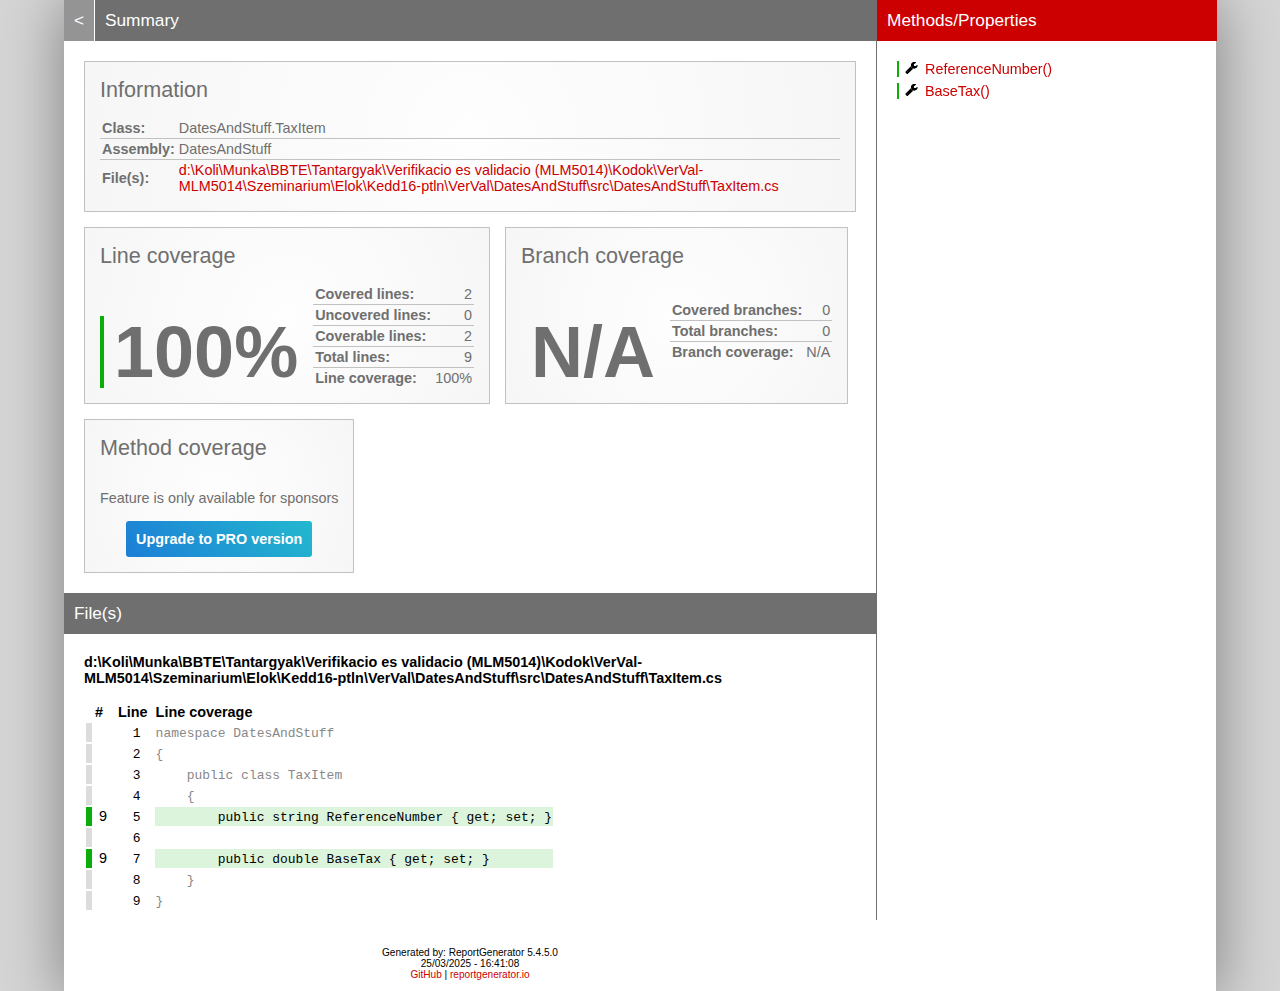
<file: TestResults/CoverageReport/DatesAndStuff_TaxItem.html>
<!DOCTYPE html>
<html>
<head>
<meta charset="utf-8" />
<meta name="viewport" content="width=device-width, initial-scale=1.0" />
<meta http-equiv="X-UA-Compatible" content="IE=EDGE,chrome=1" />
<link href="[data-uri]" rel="icon" type="image/x-icon" />
<title>DatesAndStuff.TaxItem - Coverage Report</title>
<link rel="stylesheet" type="text/css" href="report.css" />
</head><body><div class="container"><div class="containerleft">
<h1><a href="index.html" class="back">&lt;</a> Summary</h1>
<div class="card-group">
<div class="card">
<div class="card-header">Information</div>
<div class="card-body">
<div class="table">
<table>
<tr>
<th>Class:</th>
<td class="limit-width " title="DatesAndStuff.TaxItem">DatesAndStuff.TaxItem</td>
</tr>
<tr>
<th>Assembly:</th>
<td class="limit-width " title="DatesAndStuff">DatesAndStuff</td>
</tr>
<tr>
<th>File(s):</th>
<td class="overflow-wrap"><a href="#dKoliMunkaBBTETantargyakVerifikacioesvalidacioMLM5014KodokVerValMLM5014SzeminariumElokKedd16ptlnVerValDatesAndStuffsrcDatesAndStuffTaxItemcs" class="navigatetohash">d:\Koli\Munka\BBTE\Tantargyak\Verifikacio es validacio (MLM5014)\Kodok\VerVal-MLM5014\Szeminarium\Elok\Kedd16-ptln\VerVal\DatesAndStuff\src\DatesAndStuff\TaxItem.cs</a></td>
</tr>
</table>
</div>
</div>
</div>
</div>
<div class="card-group">
<div class="card">
<div class="card-header">Line coverage</div>
<div class="card-body">
<div class="large cardpercentagebar cardpercentagebar0">100%</div>
<div class="table">
<table>
<tr>
<th>Covered lines:</th>
<td class="limit-width right" title="2">2</td>
</tr>
<tr>
<th>Uncovered lines:</th>
<td class="limit-width right" title="0">0</td>
</tr>
<tr>
<th>Coverable lines:</th>
<td class="limit-width right" title="2">2</td>
</tr>
<tr>
<th>Total lines:</th>
<td class="limit-width right" title="9">9</td>
</tr>
<tr>
<th>Line coverage:</th>
<td class="limit-width right" title="2 of 2">100%</td>
</tr>
</table>
</div>
</div>
</div>
<div class="card">
<div class="card-header">Branch coverage</div>
<div class="card-body">
<div class="large">N/A</div>
<div class="table">
<table>
<tr>
<th>Covered branches:</th>
<td class="limit-width right" title="0">0</td>
</tr>
<tr>
<th>Total branches:</th>
<td class="limit-width right" title="0">0</td>
</tr>
<tr>
<th>Branch coverage:</th>
<td class="limit-width right" title="N/A">N/A</td>
</tr>
</table>
</div>
</div>
</div>
<div class="card">
<div class="card-header">Method coverage</div>
<div class="card-body">
<div class="center">
<p>Feature is only available for sponsors</p>
<a class="pro-button" href="https://reportgenerator.io/pro" target="_blank">Upgrade to PRO version</a>
</div>
</div>
</div>
</div>
<h1>File(s)</h1>
<h2 id="dKoliMunkaBBTETantargyakVerifikacioesvalidacioMLM5014KodokVerValMLM5014SzeminariumElokKedd16ptlnVerValDatesAndStuffsrcDatesAndStuffTaxItemcs">d:\Koli\Munka\BBTE\Tantargyak\Verifikacio es validacio (MLM5014)\Kodok\VerVal-MLM5014\Szeminarium\Elok\Kedd16-ptln\VerVal\DatesAndStuff\src\DatesAndStuff\TaxItem.cs</h2>
<div class="table-responsive">
<table class="lineAnalysis">
<thead><tr><th></th><th>#</th><th>Line</th><th></th><th>Line coverage</th></tr></thead>
<tbody>
<tr class="" title="Not coverable" data-coverage="{'AllTestMethods': {'VC': '', 'LVS': 'gray'}}"><td class="gray">&nbsp;</td><td class="leftmargin rightmargin right"></td><td class="rightmargin right"><a id="file0_line1"></a><code>1</code></td><td></td><td class="lightgray"><code>namespace&nbsp;DatesAndStuff</code></td></tr>
<tr class="" title="Not coverable" data-coverage="{'AllTestMethods': {'VC': '', 'LVS': 'gray'}}"><td class="gray">&nbsp;</td><td class="leftmargin rightmargin right"></td><td class="rightmargin right"><a id="file0_line2"></a><code>2</code></td><td></td><td class="lightgray"><code>{</code></td></tr>
<tr class="" title="Not coverable" data-coverage="{'AllTestMethods': {'VC': '', 'LVS': 'gray'}}"><td class="gray">&nbsp;</td><td class="leftmargin rightmargin right"></td><td class="rightmargin right"><a id="file0_line3"></a><code>3</code></td><td></td><td class="lightgray"><code>&nbsp;&nbsp;&nbsp;&nbsp;public&nbsp;class&nbsp;TaxItem</code></td></tr>
<tr class="" title="Not coverable" data-coverage="{'AllTestMethods': {'VC': '', 'LVS': 'gray'}}"><td class="gray">&nbsp;</td><td class="leftmargin rightmargin right"></td><td class="rightmargin right"><a id="file0_line4"></a><code>4</code></td><td></td><td class="lightgray"><code>&nbsp;&nbsp;&nbsp;&nbsp;{</code></td></tr>
<tr class="coverableline" title="Covered (9 visits)" data-coverage="{'AllTestMethods': {'VC': '9', 'LVS': 'green'}}"><td class="green">&nbsp;</td><td class="leftmargin rightmargin right">9</td><td class="rightmargin right"><a id="file0_line5"></a><code>5</code></td><td></td><td class="lightgreen"><code>&nbsp;&nbsp;&nbsp;&nbsp;&nbsp;&nbsp;&nbsp;&nbsp;public&nbsp;string&nbsp;ReferenceNumber&nbsp;{&nbsp;get;&nbsp;set;&nbsp;}</code></td></tr>
<tr class="" title="Not coverable" data-coverage="{'AllTestMethods': {'VC': '', 'LVS': 'gray'}}"><td class="gray">&nbsp;</td><td class="leftmargin rightmargin right"></td><td class="rightmargin right"><a id="file0_line6"></a><code>6</code></td><td></td><td class="lightgray"><code></code></td></tr>
<tr class="coverableline" title="Covered (9 visits)" data-coverage="{'AllTestMethods': {'VC': '9', 'LVS': 'green'}}"><td class="green">&nbsp;</td><td class="leftmargin rightmargin right">9</td><td class="rightmargin right"><a id="file0_line7"></a><code>7</code></td><td></td><td class="lightgreen"><code>&nbsp;&nbsp;&nbsp;&nbsp;&nbsp;&nbsp;&nbsp;&nbsp;public&nbsp;double&nbsp;BaseTax&nbsp;{&nbsp;get;&nbsp;set;&nbsp;}</code></td></tr>
<tr class="" title="Not coverable" data-coverage="{'AllTestMethods': {'VC': '', 'LVS': 'gray'}}"><td class="gray">&nbsp;</td><td class="leftmargin rightmargin right"></td><td class="rightmargin right"><a id="file0_line8"></a><code>8</code></td><td></td><td class="lightgray"><code>&nbsp;&nbsp;&nbsp;&nbsp;}</code></td></tr>
<tr class="" title="Not coverable" data-coverage="{'AllTestMethods': {'VC': '', 'LVS': 'gray'}}"><td class="gray">&nbsp;</td><td class="leftmargin rightmargin right"></td><td class="rightmargin right"><a id="file0_line9"></a><code>9</code></td><td></td><td class="lightgray"><code>}</code></td></tr>
</tbody>
</table>
</div>
<div class="footer">Generated by: ReportGenerator 5.4.5.0<br />25/03/2025 - 16:41:08<br /><a href="https://github.com/danielpalme/ReportGenerator">GitHub</a> | <a href="https://reportgenerator.io">reportgenerator.io</a></div></div>
<div class="containerright">
<div class="containerrightfixed">
<h1>Methods/Properties</h1>
<a href="#file0_line5" class="navigatetohash percentagebar percentagebar100" title="Line coverage: 100% - ReferenceNumber()"><i class="icon-wrench"></i>ReferenceNumber()</a><br />
<a href="#file0_line7" class="navigatetohash percentagebar percentagebar100" title="Line coverage: 100% - BaseTax()"><i class="icon-wrench"></i>BaseTax()</a><br />
<br/></div>
</div></div>
<script type="text/javascript">
/* <![CDATA[ */
(function() {
    var url = window.location.href;
    var startOfQueryString = url.indexOf('?');
    var queryString = startOfQueryString > -1 ? url.substr(startOfQueryString) : '';

    if (startOfQueryString > -1) {
        var i = 0, href= null;
        var css = document.getElementsByTagName('link');

        for (i = 0; i < css.length; i++) {
            if (css[i].getAttribute('rel') !== 'stylesheet') {
            continue;
            }

            href = css[i].getAttribute('href');

            if (href) {
            css[i].setAttribute('href', href + queryString);
            }
        }

        var links = document.getElementsByTagName('a');

        for (i = 0; i < links.length; i++) {
            href = links[i].getAttribute('href');

            if (href
                && !href.startsWith('http://')
                && !href.startsWith('https://')
                && !href.startsWith('#')
                && href.indexOf('?') === -1) {
            links[i].setAttribute('href', href + queryString);
            }
        }
    }

    var newScript = document.createElement('script');
    newScript.src = 'class.js' + queryString;
    document.getElementsByTagName('body')[0].appendChild(newScript);
})();
/* ]]> */ 
</script></body></html>
</file>
<file: TestResults/CoverageReport/report.css>
:root {
    --green: #0aad0a;
    --lightgreen: #dcf4dc;
}

html { font-family: sans-serif; margin: 0; padding: 0; font-size: 0.9em; background-color: #d6d6d6; height: 100%; }
body { margin: 0; padding: 0; height: 100%; color: #000; }
h1 { font-family: 'Century Gothic', sans-serif; font-size: 1.2em; font-weight: normal; color: #fff; background-color: #6f6f6f; padding: 10px; margin: 20px -20px 20px -20px;  }
h1:first-of-type { margin-top: 0; }
h2 { font-size: 1.0em; font-weight: bold; margin: 10px 0 15px 0; padding: 0; }
h3 { font-size: 1.0em; font-weight: bold; margin: 0 0 10px 0; padding: 0; display: inline-block; }
input, select, button { border: 1px solid #767676; border-radius: 0; }
button { background-color: #ddd; cursor: pointer; }
a { color: #c00; text-decoration: none; }
a:hover { color: #000; text-decoration: none; }
h1 a.back { color: #fff; background-color: #949494; display: inline-block; margin: -12px 5px -10px -10px; padding: 10px; border-right: 1px solid #fff; }
h1 a.back:hover { background-color: #ccc; }
h1 a.button { color: #000; background-color: #bebebe; margin: -5px 0 0 10px; padding: 5px 8px 5px 8px; border: 1px solid #fff; font-size: 0.9em; border-radius: 3px; float:right; }
h1 a.button:hover { background-color: #ccc; }
h1 a.button i { position: relative; top: 1px; }

.container { margin: auto; max-width: 1650px; width: 90%; background-color: #fff; display: flex; box-shadow: 0 0 60px #7d7d7d; min-height: 100%; }
.containerleft { padding: 0 20px 20px 20px; flex: 1; min-width: 1%; }
.containerright { width: 340px; min-width: 340px; background-color: #e5e5e5; height: 100%; }
.containerrightfixed { position: fixed; padding: 0 20px 20px 20px; border-left: 1px solid #6f6f6f; width: 300px; overflow-y: auto; height: 100%; top: 0; bottom: 0; }
.containerrightfixed h1 { background-color: #c00; }
.containerrightfixed label, .containerright a { white-space: nowrap; overflow: hidden; display: inline-block; width: 100%; max-width: 300px; text-overflow: ellipsis; }
.containerright a { margin-bottom: 3px; }

@media screen and (max-width:1200px){ 
    .container { box-shadow: none; width: 100%; }
    .containerright { display: none; }
}

.popup-container { position: fixed; left: 0; right: 0; top: 0; bottom: 0; background-color: rgb(0, 0, 0, 0.6); z-index: 100; }
.popup { position: absolute; top: 50%; right: 50%; transform: translate(50%,-50%); background-color: #fff; padding: 25px; border-radius: 15px; min-width: 300px; }
.popup .close { text-align: right; color: #979797; font-size: 25px;position: relative; left: 10px; bottom: 10px; cursor: pointer; }

.footer { font-size: 0.7em; text-align: center; margin-top: 35px; }

.card-group { display: flex; flex-wrap: wrap; margin-top: -15px; margin-left: -15px; }
.card-group + .card-group { margin-top: 0; }
.card-group .card { margin-top: 15px; margin-left: 15px; display: flex; flex-direction: column; background-color: #e4e4e4; background: radial-gradient(circle, #fefefe 0%, #f6f6f6 100%); border: 1px solid #c1c1c1; padding: 15px; color: #6f6f6f; max-width: 100% }
.card-group .card .card-header { font-size: 1.5rem; font-family: 'Century Gothic', sans-serif; margin-bottom: 15px; flex-grow: 1; }
.card-group .card .card-body { display: flex; flex-direction: row; gap: 15px; flex-grow: 1; }
.card-group .card .card-body div.table { display: flex; flex-direction: column; }
.card-group .card .large { font-size: 5rem; line-height: 5rem; font-weight: bold; align-self: flex-end; border-left-width: 4px; padding-left: 10px; }
.card-group .card table { align-self: flex-end; border-collapse: collapse; }
.card-group .card table tr { border-bottom: 1px solid #c1c1c1; }
.card-group .card table tr:hover { background-color: #c1c1c1; }
.card-group .card table tr:last-child { border-bottom: none; }
.card-group .card table th, .card-group .card table td { padding: 2px; }
.card-group td.limit-width { max-width: 200px; text-overflow: ellipsis; overflow: hidden; }
.card-group td.overflow-wrap { overflow-wrap: anywhere; }

.pro-button { color: #fff; background-color: #20A0D2; background-image: linear-gradient(50deg, #1c7ed6 0%, #23b8cf 100%); padding: 10px; border-radius: 3px; font-weight: bold; display: inline-block; }
.pro-button:hover { color: #fff; background-color: #1C8EB7; background-image: linear-gradient(50deg, #1A6FBA 0%, #1EA1B5 100%); }
.pro-button-tiny { border-radius: 10px; padding: 3px 8px; }

th { text-align: left; }
.table-fixed { table-layout: fixed; }
.table-responsive { overflow-x: auto; }
.table-responsive::-webkit-scrollbar { height: 20px; }
.table-responsive::-webkit-scrollbar-thumb { background-color: #6f6f6f; border-radius: 20px; border: 5px solid #fff; }
.overview { border: 1px solid #c1c1c1; border-collapse: collapse; width: 100%; word-wrap: break-word; }
.overview th { border: 1px solid #c1c1c1; border-collapse: collapse; padding: 2px 4px 2px 4px; background-color: #ddd; }
.overview tr.namespace th { background-color: #dcdcdc; }
.overview thead th { background-color: #d1d1d1; }
.overview th a { color: #000; }
.overview tr.namespace a { margin-left: 15px; display: block; }
.overview td { border: 1px solid #c1c1c1; border-collapse: collapse; padding: 2px 5px 2px 5px; }
.overview tr.filterbar td { height: 60px; }
.overview tr.header th { background-color: #d1d1d1; }
.overview tr.header th:nth-child(2n+1) { background-color: #ddd; }
.overview tr.header th:first-child { border-left: 1px solid #fff; border-top: 1px solid #fff; background-color: #fff; }
.overview tbody tr:hover>td { background-color: #b0b0b0; }

div.currenthistory { margin: -2px -5px 0 -5px; padding: 2px 5px 2px 5px; height: 16px; }
.coverage { border-collapse: collapse; font-size: 5px; height: 10px; }
.coverage td { padding: 0; border: none; }
.stripped tr:nth-child(2n+1) { background-color: #F3F3F3; }

.customizebox { font-size: 0.75em; margin-bottom: 7px; display: grid; grid-template-columns: 1fr; grid-template-rows: auto auto auto auto; grid-column-gap: 10px; grid-row-gap: 10px; }
.customizebox>div { align-self: end; }
.customizebox div.col-right input { width: 150px; }

@media screen and (min-width: 1000px) {
  .customizebox { grid-template-columns: repeat(4, 1fr); grid-template-rows: 1fr; }
  .customizebox div.col-center { justify-self: center; }
  .customizebox div.col-right { justify-self: end; }
}
.slider-label { position: relative; left: 85px; }

.percentagebar {
    padding-left: 3px;
}
a.percentagebar {
    padding-left: 6px;
}
.percentagebarundefined {
    border-left: 2px solid #fff;
}
.percentagebar0 {
    border-left: 2px solid #c10909;
}
.percentagebar10 {
    border-left: 2px solid;
    border-image: linear-gradient(to bottom, #c10909 90%, var(--green) 90%, var(--green) 100%) 1;
}
.percentagebar20 {
    border-left: 2px solid;
    border-image: linear-gradient(to bottom, #c10909 80%, var(--green) 80%, var(--green) 100%) 1;
}
.percentagebar30 {
    border-left: 2px solid;
    border-image: linear-gradient(to bottom, #c10909 70%, var(--green) 70%, var(--green) 100%) 1;
}
.percentagebar40 {
    border-left: 2px solid;
    border-image: linear-gradient(to bottom, #c10909 60%, var(--green) 60%, var(--green) 100%) 1;
}
.percentagebar50 {
    border-left: 2px solid;
    border-image: linear-gradient(to bottom, #c10909 50%, var(--green) 50%, var(--green) 100%) 1;
}
.percentagebar60 {
    border-left: 2px solid;
    border-image: linear-gradient(to bottom, #c10909 40%, var(--green) 40%, var(--green) 100%) 1;
}
.percentagebar70 {
    border-left: 2px solid;
    border-image: linear-gradient(to bottom, #c10909 30%, var(--green) 30%, var(--green) 100%) 1;
}
.percentagebar80 {
    border-left: 2px solid;
    border-image: linear-gradient(to bottom, #c10909 20%, var(--green) 20%, var(--green) 100%) 1;
}
.percentagebar90 {
    border-left: 2px solid;
    border-image: linear-gradient(to bottom, #c10909 10%, var(--green) 10%, var(--green) 100%) 1;
}
.percentagebar100 {
    border-left: 2px solid var(--green);
}

.mt-1 { margin-top: 4px; }
.hidden, .ng-hide { display: none; }
.right { text-align: right; }
.center { text-align: center; }
.rightmargin  { padding-right: 8px; }
.leftmargin { padding-left: 5px; }
.green { background-color: var(--green); }
.lightgreen { background-color: var(--lightgreen); }
.red { background-color: #c10909; }
.lightred { background-color: #f7dede; }
.orange { background-color: #FFA500; }
.lightorange { background-color: #FFEFD5; }
.gray { background-color: #dcdcdc; }
.lightgray { color: #888888; }
.lightgraybg { background-color: #dadada; }

code { font-family: Consolas, monospace; font-size: 0.9em; }

.toggleZoom { text-align:right; }

.historychart svg { max-width: 100%; }
.ct-chart { position: relative; }
.ct-chart .ct-line { stroke-width: 2px !important; }
.ct-chart .ct-point { stroke-width: 6px !important; transition: stroke-width .2s; }
.ct-chart .ct-point:hover { stroke-width: 10px !important; }
.ct-chart .ct-series.ct-series-a .ct-line, .ct-chart .ct-series.ct-series-a .ct-point { stroke: #c00 !important;}
.ct-chart .ct-series.ct-series-b .ct-line, .ct-chart .ct-series.ct-series-b .ct-point { stroke: #1c2298 !important;}
.ct-chart .ct-series.ct-series-c .ct-line, .ct-chart .ct-series.ct-series-c .ct-point { stroke: #0aad0a !important;}
.ct-chart .ct-series.ct-series-d .ct-line, .ct-chart .ct-series.ct-series-d .ct-point { stroke: #FF6A00 !important;}

.tinylinecoveragechart, .tinybranchcoveragechart, .tinymethodcoveragechart, .tinyfullmethodcoveragechart { background-color: #fff; margin-left: -3px; float: left; border: 1px solid #c1c1c1; width: 30px; height: 18px; }
.historiccoverageoffset { margin-top: 7px; }

.tinylinecoveragechart .ct-line, .tinybranchcoveragechart .ct-line, .tinymethodcoveragechart .ct-line, .tinyfullmethodcoveragechart .ct-line { stroke-width: 1px !important; }
.tinybranchcoveragechart .ct-series.ct-series-a .ct-line { stroke: #1c2298 !important; }
.tinymethodcoveragechart .ct-series.ct-series-a .ct-line { stroke: #0aad0a !important; }
.tinyfullmethodcoveragechart .ct-series.ct-series-a .ct-line { stroke: #FF6A00 !important; }

.linecoverage { background-color: #c00; width: 10px; height: 8px; border: 1px solid #000; display: inline-block; }
.branchcoverage { background-color: #1c2298; width: 10px; height: 8px; border: 1px solid #000; display: inline-block; }
.codeelementcoverage { background-color: #0aad0a; width: 10px; height: 8px; border: 1px solid #000; display: inline-block; }
.fullcodeelementcoverage { background-color: #FF6A00; width: 10px; height: 8px; border: 1px solid #000; display: inline-block; }

.tooltip { position: absolute; display: none; padding: 5px; background: #F4C63D; color: #453D3F; pointer-events: none; z-index: 1; min-width: 250px; }

.column-min-200 { min-width: 200px; }
.column60 { width: 60px; }
.column70 { width: 70px; }
.column90 { width: 90px; }
.column98 { width: 98px; }
.column100 { width: 100px; }
.column105 { width: 105px; }
.column112 { width: 112px; }

.cardpercentagebar { border-left-style: solid; }
.cardpercentagebar0 { border-image: linear-gradient(to bottom, #c10909 0%, #c10909 0%, var(--green) 0%) 1; }
.cardpercentagebar1 { border-image: linear-gradient(to bottom, #c10909 1%, #c10909 1%, var(--green) 1%) 1; }
.cardpercentagebar2 { border-image: linear-gradient(to bottom, #c10909 2%, #c10909 2%, var(--green) 2%) 1; }
.cardpercentagebar3 { border-image: linear-gradient(to bottom, #c10909 3%, #c10909 3%, var(--green) 3%) 1; }
.cardpercentagebar4 { border-image: linear-gradient(to bottom, #c10909 4%, #c10909 4%, var(--green) 4%) 1; }
.cardpercentagebar5 { border-image: linear-gradient(to bottom, #c10909 5%, #c10909 5%, var(--green) 5%) 1; }
.cardpercentagebar6 { border-image: linear-gradient(to bottom, #c10909 6%, #c10909 6%, var(--green) 6%) 1; }
.cardpercentagebar7 { border-image: linear-gradient(to bottom, #c10909 7%, #c10909 7%, var(--green) 7%) 1; }
.cardpercentagebar8 { border-image: linear-gradient(to bottom, #c10909 8%, #c10909 8%, var(--green) 8%) 1; }
.cardpercentagebar9 { border-image: linear-gradient(to bottom, #c10909 9%, #c10909 9%, var(--green) 9%) 1; }
.cardpercentagebar10 { border-image: linear-gradient(to bottom, #c10909 0%, #c10909 10%, var(--green) 10%) 1; }
.cardpercentagebar11 { border-image: linear-gradient(to bottom, #c10909 0%, #c10909 11%, var(--green) 11%) 1; }
.cardpercentagebar12 { border-image: linear-gradient(to bottom, #c10909 0%, #c10909 12%, var(--green) 12%) 1; }
.cardpercentagebar13 { border-image: linear-gradient(to bottom, #c10909 0%, #c10909 13%, var(--green) 13%) 1; }
.cardpercentagebar14 { border-image: linear-gradient(to bottom, #c10909 0%, #c10909 14%, var(--green) 14%) 1; }
.cardpercentagebar15 { border-image: linear-gradient(to bottom, #c10909 0%, #c10909 15%, var(--green) 15%) 1; }
.cardpercentagebar16 { border-image: linear-gradient(to bottom, #c10909 0%, #c10909 16%, var(--green) 16%) 1; }
.cardpercentagebar17 { border-image: linear-gradient(to bottom, #c10909 0%, #c10909 17%, var(--green) 17%) 1; }
.cardpercentagebar18 { border-image: linear-gradient(to bottom, #c10909 0%, #c10909 18%, var(--green) 18%) 1; }
.cardpercentagebar19 { border-image: linear-gradient(to bottom, #c10909 0%, #c10909 19%, var(--green) 19%) 1; }
.cardpercentagebar20 { border-image: linear-gradient(to bottom, #c10909 0%, #c10909 20%, var(--green) 20%) 1; }
.cardpercentagebar21 { border-image: linear-gradient(to bottom, #c10909 0%, #c10909 21%, var(--green) 21%) 1; }
.cardpercentagebar22 { border-image: linear-gradient(to bottom, #c10909 0%, #c10909 22%, var(--green) 22%) 1; }
.cardpercentagebar23 { border-image: linear-gradient(to bottom, #c10909 0%, #c10909 23%, var(--green) 23%) 1; }
.cardpercentagebar24 { border-image: linear-gradient(to bottom, #c10909 0%, #c10909 24%, var(--green) 24%) 1; }
.cardpercentagebar25 { border-image: linear-gradient(to bottom, #c10909 0%, #c10909 25%, var(--green) 25%) 1; }
.cardpercentagebar26 { border-image: linear-gradient(to bottom, #c10909 0%, #c10909 26%, var(--green) 26%) 1; }
.cardpercentagebar27 { border-image: linear-gradient(to bottom, #c10909 0%, #c10909 27%, var(--green) 27%) 1; }
.cardpercentagebar28 { border-image: linear-gradient(to bottom, #c10909 0%, #c10909 28%, var(--green) 28%) 1; }
.cardpercentagebar29 { border-image: linear-gradient(to bottom, #c10909 0%, #c10909 29%, var(--green) 29%) 1; }
.cardpercentagebar30 { border-image: linear-gradient(to bottom, #c10909 0%, #c10909 30%, var(--green) 30%) 1; }
.cardpercentagebar31 { border-image: linear-gradient(to bottom, #c10909 0%, #c10909 31%, var(--green) 31%) 1; }
.cardpercentagebar32 { border-image: linear-gradient(to bottom, #c10909 0%, #c10909 32%, var(--green) 32%) 1; }
.cardpercentagebar33 { border-image: linear-gradient(to bottom, #c10909 0%, #c10909 33%, var(--green) 33%) 1; }
.cardpercentagebar34 { border-image: linear-gradient(to bottom, #c10909 0%, #c10909 34%, var(--green) 34%) 1; }
.cardpercentagebar35 { border-image: linear-gradient(to bottom, #c10909 0%, #c10909 35%, var(--green) 35%) 1; }
.cardpercentagebar36 { border-image: linear-gradient(to bottom, #c10909 0%, #c10909 36%, var(--green) 36%) 1; }
.cardpercentagebar37 { border-image: linear-gradient(to bottom, #c10909 0%, #c10909 37%, var(--green) 37%) 1; }
.cardpercentagebar38 { border-image: linear-gradient(to bottom, #c10909 0%, #c10909 38%, var(--green) 38%) 1; }
.cardpercentagebar39 { border-image: linear-gradient(to bottom, #c10909 0%, #c10909 39%, var(--green) 39%) 1; }
.cardpercentagebar40 { border-image: linear-gradient(to bottom, #c10909 0%, #c10909 40%, var(--green) 40%) 1; }
.cardpercentagebar41 { border-image: linear-gradient(to bottom, #c10909 0%, #c10909 41%, var(--green) 41%) 1; }
.cardpercentagebar42 { border-image: linear-gradient(to bottom, #c10909 0%, #c10909 42%, var(--green) 42%) 1; }
.cardpercentagebar43 { border-image: linear-gradient(to bottom, #c10909 0%, #c10909 43%, var(--green) 43%) 1; }
.cardpercentagebar44 { border-image: linear-gradient(to bottom, #c10909 0%, #c10909 44%, var(--green) 44%) 1; }
.cardpercentagebar45 { border-image: linear-gradient(to bottom, #c10909 0%, #c10909 45%, var(--green) 45%) 1; }
.cardpercentagebar46 { border-image: linear-gradient(to bottom, #c10909 0%, #c10909 46%, var(--green) 46%) 1; }
.cardpercentagebar47 { border-image: linear-gradient(to bottom, #c10909 0%, #c10909 47%, var(--green) 47%) 1; }
.cardpercentagebar48 { border-image: linear-gradient(to bottom, #c10909 0%, #c10909 48%, var(--green) 48%) 1; }
.cardpercentagebar49 { border-image: linear-gradient(to bottom, #c10909 0%, #c10909 49%, var(--green) 49%) 1; }
.cardpercentagebar50 { border-image: linear-gradient(to bottom, #c10909 0%, #c10909 50%, var(--green) 50%) 1; }
.cardpercentagebar51 { border-image: linear-gradient(to bottom, #c10909 0%, #c10909 51%, var(--green) 51%) 1; }
.cardpercentagebar52 { border-image: linear-gradient(to bottom, #c10909 0%, #c10909 52%, var(--green) 52%) 1; }
.cardpercentagebar53 { border-image: linear-gradient(to bottom, #c10909 0%, #c10909 53%, var(--green) 53%) 1; }
.cardpercentagebar54 { border-image: linear-gradient(to bottom, #c10909 0%, #c10909 54%, var(--green) 54%) 1; }
.cardpercentagebar55 { border-image: linear-gradient(to bottom, #c10909 0%, #c10909 55%, var(--green) 55%) 1; }
.cardpercentagebar56 { border-image: linear-gradient(to bottom, #c10909 0%, #c10909 56%, var(--green) 56%) 1; }
.cardpercentagebar57 { border-image: linear-gradient(to bottom, #c10909 0%, #c10909 57%, var(--green) 57%) 1; }
.cardpercentagebar58 { border-image: linear-gradient(to bottom, #c10909 0%, #c10909 58%, var(--green) 58%) 1; }
.cardpercentagebar59 { border-image: linear-gradient(to bottom, #c10909 0%, #c10909 59%, var(--green) 59%) 1; }
.cardpercentagebar60 { border-image: linear-gradient(to bottom, #c10909 0%, #c10909 60%, var(--green) 60%) 1; }
.cardpercentagebar61 { border-image: linear-gradient(to bottom, #c10909 0%, #c10909 61%, var(--green) 61%) 1; }
.cardpercentagebar62 { border-image: linear-gradient(to bottom, #c10909 0%, #c10909 62%, var(--green) 62%) 1; }
.cardpercentagebar63 { border-image: linear-gradient(to bottom, #c10909 0%, #c10909 63%, var(--green) 63%) 1; }
.cardpercentagebar64 { border-image: linear-gradient(to bottom, #c10909 0%, #c10909 64%, var(--green) 64%) 1; }
.cardpercentagebar65 { border-image: linear-gradient(to bottom, #c10909 0%, #c10909 65%, var(--green) 65%) 1; }
.cardpercentagebar66 { border-image: linear-gradient(to bottom, #c10909 0%, #c10909 66%, var(--green) 66%) 1; }
.cardpercentagebar67 { border-image: linear-gradient(to bottom, #c10909 0%, #c10909 67%, var(--green) 67%) 1; }
.cardpercentagebar68 { border-image: linear-gradient(to bottom, #c10909 0%, #c10909 68%, var(--green) 68%) 1; }
.cardpercentagebar69 { border-image: linear-gradient(to bottom, #c10909 0%, #c10909 69%, var(--green) 69%) 1; }
.cardpercentagebar70 { border-image: linear-gradient(to bottom, #c10909 0%, #c10909 70%, var(--green) 70%) 1; }
.cardpercentagebar71 { border-image: linear-gradient(to bottom, #c10909 0%, #c10909 71%, var(--green) 71%) 1; }
.cardpercentagebar72 { border-image: linear-gradient(to bottom, #c10909 0%, #c10909 72%, var(--green) 72%) 1; }
.cardpercentagebar73 { border-image: linear-gradient(to bottom, #c10909 0%, #c10909 73%, var(--green) 73%) 1; }
.cardpercentagebar74 { border-image: linear-gradient(to bottom, #c10909 0%, #c10909 74%, var(--green) 74%) 1; }
.cardpercentagebar75 { border-image: linear-gradient(to bottom, #c10909 0%, #c10909 75%, var(--green) 75%) 1; }
.cardpercentagebar76 { border-image: linear-gradient(to bottom, #c10909 0%, #c10909 76%, var(--green) 76%) 1; }
.cardpercentagebar77 { border-image: linear-gradient(to bottom, #c10909 0%, #c10909 77%, var(--green) 77%) 1; }
.cardpercentagebar78 { border-image: linear-gradient(to bottom, #c10909 0%, #c10909 78%, var(--green) 78%) 1; }
.cardpercentagebar79 { border-image: linear-gradient(to bottom, #c10909 0%, #c10909 79%, var(--green) 79%) 1; }
.cardpercentagebar80 { border-image: linear-gradient(to bottom, #c10909 0%, #c10909 80%, var(--green) 80%) 1; }
.cardpercentagebar81 { border-image: linear-gradient(to bottom, #c10909 0%, #c10909 81%, var(--green) 81%) 1; }
.cardpercentagebar82 { border-image: linear-gradient(to bottom, #c10909 0%, #c10909 82%, var(--green) 82%) 1; }
.cardpercentagebar83 { border-image: linear-gradient(to bottom, #c10909 0%, #c10909 83%, var(--green) 83%) 1; }
.cardpercentagebar84 { border-image: linear-gradient(to bottom, #c10909 0%, #c10909 84%, var(--green) 84%) 1; }
.cardpercentagebar85 { border-image: linear-gradient(to bottom, #c10909 0%, #c10909 85%, var(--green) 85%) 1; }
.cardpercentagebar86 { border-image: linear-gradient(to bottom, #c10909 0%, #c10909 86%, var(--green) 86%) 1; }
.cardpercentagebar87 { border-image: linear-gradient(to bottom, #c10909 0%, #c10909 87%, var(--green) 87%) 1; }
.cardpercentagebar88 { border-image: linear-gradient(to bottom, #c10909 0%, #c10909 88%, var(--green) 88%) 1; }
.cardpercentagebar89 { border-image: linear-gradient(to bottom, #c10909 0%, #c10909 89%, var(--green) 89%) 1; }
.cardpercentagebar90 { border-image: linear-gradient(to bottom, #c10909 0%, #c10909 90%, var(--green) 90%) 1; }
.cardpercentagebar91 { border-image: linear-gradient(to bottom, #c10909 0%, #c10909 91%, var(--green) 91%) 1; }
.cardpercentagebar92 { border-image: linear-gradient(to bottom, #c10909 0%, #c10909 92%, var(--green) 92%) 1; }
.cardpercentagebar93 { border-image: linear-gradient(to bottom, #c10909 0%, #c10909 93%, var(--green) 93%) 1; }
.cardpercentagebar94 { border-image: linear-gradient(to bottom, #c10909 0%, #c10909 94%, var(--green) 94%) 1; }
.cardpercentagebar95 { border-image: linear-gradient(to bottom, #c10909 0%, #c10909 95%, var(--green) 95%) 1; }
.cardpercentagebar96 { border-image: linear-gradient(to bottom, #c10909 0%, #c10909 96%, var(--green) 96%) 1; }
.cardpercentagebar97 { border-image: linear-gradient(to bottom, #c10909 0%, #c10909 97%, var(--green) 97%) 1; }
.cardpercentagebar98 { border-image: linear-gradient(to bottom, #c10909 0%, #c10909 98%, var(--green) 98%) 1; }
.cardpercentagebar99 { border-image: linear-gradient(to bottom, #c10909 0%, #c10909 99%, var(--green) 99%) 1; }
.cardpercentagebar100 { border-image: linear-gradient(to bottom, #c10909 0%, #c10909 100%, var(--green) 100%) 1; }

.covered0 { width: 0px; }
.covered1 { width: 1px; }
.covered2 { width: 2px; }
.covered3 { width: 3px; }
.covered4 { width: 4px; }
.covered5 { width: 5px; }
.covered6 { width: 6px; }
.covered7 { width: 7px; }
.covered8 { width: 8px; }
.covered9 { width: 9px; }
.covered10 { width: 10px; }
.covered11 { width: 11px; }
.covered12 { width: 12px; }
.covered13 { width: 13px; }
.covered14 { width: 14px; }
.covered15 { width: 15px; }
.covered16 { width: 16px; }
.covered17 { width: 17px; }
.covered18 { width: 18px; }
.covered19 { width: 19px; }
.covered20 { width: 20px; }
.covered21 { width: 21px; }
.covered22 { width: 22px; }
.covered23 { width: 23px; }
.covered24 { width: 24px; }
.covered25 { width: 25px; }
.covered26 { width: 26px; }
.covered27 { width: 27px; }
.covered28 { width: 28px; }
.covered29 { width: 29px; }
.covered30 { width: 30px; }
.covered31 { width: 31px; }
.covered32 { width: 32px; }
.covered33 { width: 33px; }
.covered34 { width: 34px; }
.covered35 { width: 35px; }
.covered36 { width: 36px; }
.covered37 { width: 37px; }
.covered38 { width: 38px; }
.covered39 { width: 39px; }
.covered40 { width: 40px; }
.covered41 { width: 41px; }
.covered42 { width: 42px; }
.covered43 { width: 43px; }
.covered44 { width: 44px; }
.covered45 { width: 45px; }
.covered46 { width: 46px; }
.covered47 { width: 47px; }
.covered48 { width: 48px; }
.covered49 { width: 49px; }
.covered50 { width: 50px; }
.covered51 { width: 51px; }
.covered52 { width: 52px; }
.covered53 { width: 53px; }
.covered54 { width: 54px; }
.covered55 { width: 55px; }
.covered56 { width: 56px; }
.covered57 { width: 57px; }
.covered58 { width: 58px; }
.covered59 { width: 59px; }
.covered60 { width: 60px; }
.covered61 { width: 61px; }
.covered62 { width: 62px; }
.covered63 { width: 63px; }
.covered64 { width: 64px; }
.covered65 { width: 65px; }
.covered66 { width: 66px; }
.covered67 { width: 67px; }
.covered68 { width: 68px; }
.covered69 { width: 69px; }
.covered70 { width: 70px; }
.covered71 { width: 71px; }
.covered72 { width: 72px; }
.covered73 { width: 73px; }
.covered74 { width: 74px; }
.covered75 { width: 75px; }
.covered76 { width: 76px; }
.covered77 { width: 77px; }
.covered78 { width: 78px; }
.covered79 { width: 79px; }
.covered80 { width: 80px; }
.covered81 { width: 81px; }
.covered82 { width: 82px; }
.covered83 { width: 83px; }
.covered84 { width: 84px; }
.covered85 { width: 85px; }
.covered86 { width: 86px; }
.covered87 { width: 87px; }
.covered88 { width: 88px; }
.covered89 { width: 89px; }
.covered90 { width: 90px; }
.covered91 { width: 91px; }
.covered92 { width: 92px; }
.covered93 { width: 93px; }
.covered94 { width: 94px; }
.covered95 { width: 95px; }
.covered96 { width: 96px; }
.covered97 { width: 97px; }
.covered98 { width: 98px; }
.covered99 { width: 99px; }
.covered100 { width: 100px; }

 @media print {
    html, body { background-color: #fff; }
    .container { max-width: 100%; width: 100%; padding: 0; }
    .overview colgroup col:first-child { width: 300px; }
}

.icon-up-down-dir {
    background-image: url(icon_up-down-dir.svg), url([data-uri]);
    background-repeat: no-repeat;
    background-size: contain;
    padding-left: 15px;
    height: 0.9em;
    display: inline-block;
    position: relative;
    top: 3px;
}
.icon-up-dir_active {
    background-image: url(icon_up-dir.svg), url([data-uri]);
    background-repeat: no-repeat;
    background-size: contain;
    padding-left: 15px;
    height: 0.9em;
    display: inline-block;
    position: relative;
    top: 3px;
}
.icon-down-dir_active {
    background-image: url(icon_up-dir_active.svg), url([data-uri]);
    background-repeat: no-repeat;
    background-size: contain;
    padding-left: 15px;
    height: 0.9em;
    display: inline-block;
    position: relative;
    top: 3px;
}
.icon-info-circled {
    background-image: url(icon_info-circled.svg), url([data-uri]);
    background-repeat: no-repeat;
    background-size: contain;
    padding-left: 15px;
    height: 0.9em;
    display: inline-block;
}
.icon-plus {
    background-image: url(icon_plus.svg), url([data-uri]);
    background-repeat: no-repeat;
    background-size: contain;
    padding-left: 15px;
    height: 0.9em;
    display: inline-block;
    position: relative;
    top: 3px;
}
.icon-minus {
    background-image: url(icon_minus.svg), url([data-uri]);
    background-repeat: no-repeat;
    background-size: contain;
    padding-left: 15px;
    height: 0.9em;
    display: inline-block;
    position: relative;
    top: 3px;
}
.icon-wrench {
    background-image: url(icon_wrench.svg), url([data-uri]);
    background-repeat: no-repeat;
    background-size: contain;
    padding-left: 20px;
    height: 0.9em;
    display: inline-block;
}
.icon-cog {
    background-image: url(icon_cog.svg), url([data-uri]);
    background-repeat: no-repeat;
    background-size: contain;
    padding-left: 16px;
    height: 0.8em;
    display: inline-block;
}
.icon-fork {
    background-image: url(icon_fork.svg), url([data-uri]);
    background-repeat: no-repeat;
    background-size: contain;
    padding-left: 20px;
    height: 0.9em;
    display: inline-block;
}
.icon-cube {
    background-image: url(icon_cube.svg), url([data-uri]);
    background-repeat: no-repeat;
    background-size: contain;
    padding-left: 20px;
    height: 0.9em;
    display: inline-block;
}
.icon-search-plus {
    background-image: url(icon_search-plus.svg), url([data-uri]);
    background-repeat: no-repeat;
    background-size: contain;
    padding-left: 20px;
    height: 0.9em;
    display: inline-block;
}
.icon-search-minus {
    background-image: url(icon_search-minus.svg), url([data-uri]);
    background-repeat: no-repeat;
    background-size: contain;
    padding-left: 20px;
    height: 0.9em;
    display: inline-block;
}
.icon-star {
    background-image: url(icon_star.svg), url([data-uri]);
    background-repeat: no-repeat;
    background-size: contain;
    padding-left: 20px;
    height: 0.9em;
    display: inline-block;
}
.icon-sponsor {
    background-image: url(icon_sponsor.svg), url([data-uri]);
    background-repeat: no-repeat;
    background-size: contain;
    padding-left: 20px;
    height: 0.9em;
    display: inline-block;
}

.ngx-slider .ngx-slider-bar {
    background: #a9a9a9 !important;
}

.ngx-slider .ngx-slider-selection {
    background: #818181 !important;
}

.ngx-slider .ngx-slider-bubble {
    padding: 3px 4px !important;
    font-size: 12px !important;
}

.ngx-slider .ngx-slider-pointer {
    width: 20px !important;
    height: 20px !important;
    top: -8px !important;
    background-color: #0075FF !important;
    -webkit-border-radius: 10px !important;
    -moz-border-radius: 10px !important;
    border-radius: 10px !important;
}

    .ngx-slider .ngx-slider-pointer:after {
        content: none !important;
    }

.ngx-slider .ngx-slider-tick.ngx-slider-selected {
    background-color: #62a5f4 !important;
    width: 8px !important;
    height: 8px !important;
    top: 1px !important;
}



@media (prefers-color-scheme: dark) {
    @media screen {
        html {
            background-color: #333;
            color: #fff;
        }

        body {
            color: #fff;
        }

        h1 {
            background-color: #555453;
            color: #fff;
        }

        .container {
            background-color: #333;
            box-shadow: 0 0 60px #0c0c0c;
        }

        .containerrightfixed {
            background-color: #3D3C3C;
            border-left: 1px solid #515050;
        }

            .containerrightfixed h1 {
                background-color: #484747;
            }

        .popup-container {
            background-color: rgb(80, 80, 80, 0.6);
        }

        .popup {
            background-color: #333;
        }

        .card-group .card {
            background-color: #333;
            background: radial-gradient(circle, #444 0%, #333 100%);
            border: 1px solid #545454;
            color: #fff;
        }

            .card-group .card table tr {
                border-bottom: 1px solid #545454;
            }

                .card-group .card table tr:hover {
                    background-color: #2E2D2C;
                }

        .table-responsive::-webkit-scrollbar-thumb {
            background-color: #555453;
            border: 5px solid #333;
        }

        .overview tr:hover > td {
            background-color: #2E2D2C;
        }

        .overview th {
            background-color: #444;
            border: 1px solid #3B3A39;
        }

        .overview tr.namespace th {
            background-color: #444;
        }

        .overview thead th {
            background-color: #444;
        }

        .overview th a {
            color: #fff;
            color: rgba(255, 255, 255, 0.95);
        }

            .overview th a:hover {
                color: #0078d4;
            }

        .overview td {
            border: 1px solid #3B3A39;
        }

        .overview .coverage td {
            border: none;
        }

        .overview tr.header th {
            background-color: #444;
        }

            .overview tr.header th:nth-child(2n+1) {
                background-color: #3a3a3a;
            }

            .overview tr.header th:first-child {
                border-left: 1px solid #333;
                border-top: 1px solid #333;
                background-color: #333;
            }

        .stripped tr:nth-child(2n+1) {
            background-color: #3c3c3c;
        }

        input, select, button {
            background-color: #333;
            color: #fff;
            border: 1px solid #A19F9D;
        }

        a {
            color: #fff;
            color: rgba(255, 255, 255, 0.95);
        }

            a:hover {
                color: #0078d4;
            }

        h1 a.back {
            background-color: #4a4846;
        }

        h1 a.button {
            color: #fff;
            background-color: #565656;
            border-color: #c1c1c1;
        }

            h1 a.button:hover {
                background-color: #8d8d8d;
            }

        .gray {
            background-color: #484747;
        }

        .lightgray {
            color: #ebebeb;
        }

        .lightgraybg {
            background-color: #474747;
        }

        .lightgreen {
            background-color: #406540;
        }

        .lightorange {
            background-color: #ab7f36;
        }

        .lightred {
            background-color: #954848;
        }

        .ct-label {
            color: #fff !important;
            fill: #fff !important;
        }

        .ct-grid {
            stroke: #fff !important;
        }

        .ct-chart .ct-series.ct-series-a .ct-line, .ct-chart .ct-series.ct-series-a .ct-point {
            stroke: #0078D4 !important;
        }

        .ct-chart .ct-series.ct-series-b .ct-line, .ct-chart .ct-series.ct-series-b .ct-point {
            stroke: #6dc428 !important;
        }

        .ct-chart .ct-series.ct-series-c .ct-line, .ct-chart .ct-series.ct-series-c .ct-point {
            stroke: #e58f1d !important;
        }

        .ct-chart .ct-series.ct-series-d .ct-line, .ct-chart .ct-series.ct-series-d .ct-point {
            stroke: #c71bca !important;
        }

        .linecoverage {
            background-color: #0078D4;
        }

        .branchcoverage {
            background-color: #6dc428;
        }
        .codeelementcoverage {
            background-color: #e58f1d;
        }

        .fullcodeelementcoverage {
            background-color: #c71bca;
        }

        .tinylinecoveragechart, .tinybranchcoveragechart, .tinymethodcoveragechart, .tinyfullmethodcoveragechart {
            background-color: #333;
        }

            .tinybranchcoveragechart .ct-series.ct-series-a .ct-line {
                stroke: #6dc428 !important;
            }

            .tinymethodcoveragechart .ct-series.ct-series-a .ct-line {
                stroke: #e58f1d !important;
            }

            .tinyfullmethodcoveragechart .ct-series.ct-series-a .ct-line {
                stroke: #c71bca !important;
            }

        .icon-up-down-dir {
            background-image: url(icon_up-down-dir_dark.svg), url([data-uri]);
        }
        .icon-info-circled {
            background-image: url(icon_info-circled_dark.svg), url([data-uri]);
        }

        .icon-plus {
            background-image: url(icon_plus_dark.svg), url([data-uri]);
        }

        .icon-minus {
            background-image: url(icon_minus_dark.svg), url([data-uri]);
        }

        .icon-wrench {
            background-image: url(icon_wrench_dark.svg), url([data-uri]);
        }

        .icon-cog {
            background-image: url(icon_cog_dark.svg), url([data-uri]);
        }

        .icon-fork {
            background-image: url(icon_fork_dark.svg), url([data-uri]);
        }

        .icon-cube {
            background-image: url(icon_cube_dark.svg), url([data-uri]);
        }

        .icon-search-plus {
            background-image: url(icon_search-plus_dark.svg), url([data-uri]);
        }

        .icon-search-minus {
            background-image: url(icon_search-minus_dark.svg), url([data-uri]);
        }

        .icon-star {
            background-image: url(icon_star_dark.svg), url([data-uri]);
        }
    }
}

.ct-double-octave:after,.ct-golden-section:after,.ct-major-eleventh:after,.ct-major-second:after,.ct-major-seventh:after,.ct-major-sixth:after,.ct-major-tenth:after,.ct-major-third:after,.ct-major-twelfth:after,.ct-minor-second:after,.ct-minor-seventh:after,.ct-minor-sixth:after,.ct-minor-third:after,.ct-octave:after,.ct-perfect-fifth:after,.ct-perfect-fourth:after,.ct-square:after{content:"";clear:both}.ct-label{fill:rgba(0,0,0,.4);color:rgba(0,0,0,.4);font-size:.75rem;line-height:1}.ct-chart-bar .ct-label,.ct-chart-line .ct-label{display:block;display:-webkit-box;display:-moz-box;display:-ms-flexbox;display:-webkit-flex;display:flex}.ct-chart-donut .ct-label,.ct-chart-pie .ct-label{dominant-baseline:central}.ct-label.ct-horizontal.ct-start{-webkit-box-align:flex-end;-webkit-align-items:flex-end;-ms-flex-align:flex-end;align-items:flex-end;-webkit-box-pack:flex-start;-webkit-justify-content:flex-start;-ms-flex-pack:flex-start;justify-content:flex-start;text-align:left;text-anchor:start}.ct-label.ct-horizontal.ct-end{-webkit-box-align:flex-start;-webkit-align-items:flex-start;-ms-flex-align:flex-start;align-items:flex-start;-webkit-box-pack:flex-start;-webkit-justify-content:flex-start;-ms-flex-pack:flex-start;justify-content:flex-start;text-align:left;text-anchor:start}.ct-label.ct-vertical.ct-start{-webkit-box-align:flex-end;-webkit-align-items:flex-end;-ms-flex-align:flex-end;align-items:flex-end;-webkit-box-pack:flex-end;-webkit-justify-content:flex-end;-ms-flex-pack:flex-end;justify-content:flex-end;text-align:right;text-anchor:end}.ct-label.ct-vertical.ct-end{-webkit-box-align:flex-end;-webkit-align-items:flex-end;-ms-flex-align:flex-end;align-items:flex-end;-webkit-box-pack:flex-start;-webkit-justify-content:flex-start;-ms-flex-pack:flex-start;justify-content:flex-start;text-align:left;text-anchor:start}.ct-chart-bar .ct-label.ct-horizontal.ct-start{-webkit-box-align:flex-end;-webkit-align-items:flex-end;-ms-flex-align:flex-end;align-items:flex-end;-webkit-box-pack:center;-webkit-justify-content:center;-ms-flex-pack:center;justify-content:center;text-align:center;text-anchor:start}.ct-chart-bar .ct-label.ct-horizontal.ct-end{-webkit-box-align:flex-start;-webkit-align-items:flex-start;-ms-flex-align:flex-start;align-items:flex-start;-webkit-box-pack:center;-webkit-justify-content:center;-ms-flex-pack:center;justify-content:center;text-align:center;text-anchor:start}.ct-chart-bar.ct-horizontal-bars .ct-label.ct-horizontal.ct-start{-webkit-box-align:flex-end;-webkit-align-items:flex-end;-ms-flex-align:flex-end;align-items:flex-end;-webkit-box-pack:flex-start;-webkit-justify-content:flex-start;-ms-flex-pack:flex-start;justify-content:flex-start;text-align:left;text-anchor:start}.ct-chart-bar.ct-horizontal-bars .ct-label.ct-horizontal.ct-end{-webkit-box-align:flex-start;-webkit-align-items:flex-start;-ms-flex-align:flex-start;align-items:flex-start;-webkit-box-pack:flex-start;-webkit-justify-content:flex-start;-ms-flex-pack:flex-start;justify-content:flex-start;text-align:left;text-anchor:start}.ct-chart-bar.ct-horizontal-bars .ct-label.ct-vertical.ct-start{-webkit-box-align:center;-webkit-align-items:center;-ms-flex-align:center;align-items:center;-webkit-box-pack:flex-end;-webkit-justify-content:flex-end;-ms-flex-pack:flex-end;justify-content:flex-end;text-align:right;text-anchor:end}.ct-chart-bar.ct-horizontal-bars .ct-label.ct-vertical.ct-end{-webkit-box-align:center;-webkit-align-items:center;-ms-flex-align:center;align-items:center;-webkit-box-pack:flex-start;-webkit-justify-content:flex-start;-ms-flex-pack:flex-start;justify-content:flex-start;text-align:left;text-anchor:end}.ct-grid{stroke:rgba(0,0,0,.2);stroke-width:1px;stroke-dasharray:2px}.ct-grid-background{fill:none}.ct-point{stroke-width:10px;stroke-linecap:round}.ct-line{fill:none;stroke-width:4px}.ct-area{stroke:none;fill-opacity:.1}.ct-bar{fill:none;stroke-width:10px}.ct-slice-donut{fill:none;stroke-width:60px}.ct-series-a .ct-bar,.ct-series-a .ct-line,.ct-series-a .ct-point,.ct-series-a .ct-slice-donut{stroke:#d70206}.ct-series-a .ct-area,.ct-series-a .ct-slice-donut-solid,.ct-series-a .ct-slice-pie{fill:#d70206}.ct-series-b .ct-bar,.ct-series-b .ct-line,.ct-series-b .ct-point,.ct-series-b .ct-slice-donut{stroke:#f05b4f}.ct-series-b .ct-area,.ct-series-b .ct-slice-donut-solid,.ct-series-b .ct-slice-pie{fill:#f05b4f}.ct-series-c .ct-bar,.ct-series-c .ct-line,.ct-series-c .ct-point,.ct-series-c .ct-slice-donut{stroke:#f4c63d}.ct-series-c .ct-area,.ct-series-c .ct-slice-donut-solid,.ct-series-c .ct-slice-pie{fill:#f4c63d}.ct-series-d .ct-bar,.ct-series-d .ct-line,.ct-series-d .ct-point,.ct-series-d .ct-slice-donut{stroke:#d17905}.ct-series-d .ct-area,.ct-series-d .ct-slice-donut-solid,.ct-series-d .ct-slice-pie{fill:#d17905}.ct-series-e .ct-bar,.ct-series-e .ct-line,.ct-series-e .ct-point,.ct-series-e .ct-slice-donut{stroke:#453d3f}.ct-series-e .ct-area,.ct-series-e .ct-slice-donut-solid,.ct-series-e .ct-slice-pie{fill:#453d3f}.ct-series-f .ct-bar,.ct-series-f .ct-line,.ct-series-f .ct-point,.ct-series-f .ct-slice-donut{stroke:#59922b}.ct-series-f .ct-area,.ct-series-f .ct-slice-donut-solid,.ct-series-f .ct-slice-pie{fill:#59922b}.ct-series-g .ct-bar,.ct-series-g .ct-line,.ct-series-g .ct-point,.ct-series-g .ct-slice-donut{stroke:#0544d3}.ct-series-g .ct-area,.ct-series-g .ct-slice-donut-solid,.ct-series-g .ct-slice-pie{fill:#0544d3}.ct-series-h .ct-bar,.ct-series-h .ct-line,.ct-series-h .ct-point,.ct-series-h .ct-slice-donut{stroke:#6b0392}.ct-series-h .ct-area,.ct-series-h .ct-slice-donut-solid,.ct-series-h .ct-slice-pie{fill:#6b0392}.ct-series-i .ct-bar,.ct-series-i .ct-line,.ct-series-i .ct-point,.ct-series-i .ct-slice-donut{stroke:#f05b4f}.ct-series-i .ct-area,.ct-series-i .ct-slice-donut-solid,.ct-series-i .ct-slice-pie{fill:#f05b4f}.ct-series-j .ct-bar,.ct-series-j .ct-line,.ct-series-j .ct-point,.ct-series-j .ct-slice-donut{stroke:#dda458}.ct-series-j .ct-area,.ct-series-j .ct-slice-donut-solid,.ct-series-j .ct-slice-pie{fill:#dda458}.ct-series-k .ct-bar,.ct-series-k .ct-line,.ct-series-k .ct-point,.ct-series-k .ct-slice-donut{stroke:#eacf7d}.ct-series-k .ct-area,.ct-series-k .ct-slice-donut-solid,.ct-series-k .ct-slice-pie{fill:#eacf7d}.ct-series-l .ct-bar,.ct-series-l .ct-line,.ct-series-l .ct-point,.ct-series-l .ct-slice-donut{stroke:#86797d}.ct-series-l .ct-area,.ct-series-l .ct-slice-donut-solid,.ct-series-l .ct-slice-pie{fill:#86797d}.ct-series-m .ct-bar,.ct-series-m .ct-line,.ct-series-m .ct-point,.ct-series-m .ct-slice-donut{stroke:#b2c326}.ct-series-m .ct-area,.ct-series-m .ct-slice-donut-solid,.ct-series-m .ct-slice-pie{fill:#b2c326}.ct-series-n .ct-bar,.ct-series-n .ct-line,.ct-series-n .ct-point,.ct-series-n .ct-slice-donut{stroke:#6188e2}.ct-series-n .ct-area,.ct-series-n .ct-slice-donut-solid,.ct-series-n .ct-slice-pie{fill:#6188e2}.ct-series-o .ct-bar,.ct-series-o .ct-line,.ct-series-o .ct-point,.ct-series-o .ct-slice-donut{stroke:#a748ca}.ct-series-o .ct-area,.ct-series-o .ct-slice-donut-solid,.ct-series-o .ct-slice-pie{fill:#a748ca}.ct-square{display:block;position:relative;width:100%}.ct-square:before{display:block;float:left;content:"";width:0;height:0;padding-bottom:100%}.ct-square:after{display:table}.ct-square>svg{display:block;position:absolute;top:0;left:0}.ct-minor-second{display:block;position:relative;width:100%}.ct-minor-second:before{display:block;float:left;content:"";width:0;height:0;padding-bottom:93.75%}.ct-minor-second:after{display:table}.ct-minor-second>svg{display:block;position:absolute;top:0;left:0}.ct-major-second{display:block;position:relative;width:100%}.ct-major-second:before{display:block;float:left;content:"";width:0;height:0;padding-bottom:88.8888888889%}.ct-major-second:after{display:table}.ct-major-second>svg{display:block;position:absolute;top:0;left:0}.ct-minor-third{display:block;position:relative;width:100%}.ct-minor-third:before{display:block;float:left;content:"";width:0;height:0;padding-bottom:83.3333333333%}.ct-minor-third:after{display:table}.ct-minor-third>svg{display:block;position:absolute;top:0;left:0}.ct-major-third{display:block;position:relative;width:100%}.ct-major-third:before{display:block;float:left;content:"";width:0;height:0;padding-bottom:80%}.ct-major-third:after{display:table}.ct-major-third>svg{display:block;position:absolute;top:0;left:0}.ct-perfect-fourth{display:block;position:relative;width:100%}.ct-perfect-fourth:before{display:block;float:left;content:"";width:0;height:0;padding-bottom:75%}.ct-perfect-fourth:after{display:table}.ct-perfect-fourth>svg{display:block;position:absolute;top:0;left:0}.ct-perfect-fifth{display:block;position:relative;width:100%}.ct-perfect-fifth:before{display:block;float:left;content:"";width:0;height:0;padding-bottom:66.6666666667%}.ct-perfect-fifth:after{display:table}.ct-perfect-fifth>svg{display:block;position:absolute;top:0;left:0}.ct-minor-sixth{display:block;position:relative;width:100%}.ct-minor-sixth:before{display:block;float:left;content:"";width:0;height:0;padding-bottom:62.5%}.ct-minor-sixth:after{display:table}.ct-minor-sixth>svg{display:block;position:absolute;top:0;left:0}.ct-golden-section{display:block;position:relative;width:100%}.ct-golden-section:before{display:block;float:left;content:"";width:0;height:0;padding-bottom:61.804697157%}.ct-golden-section:after{display:table}.ct-golden-section>svg{display:block;position:absolute;top:0;left:0}.ct-major-sixth{display:block;position:relative;width:100%}.ct-major-sixth:before{display:block;float:left;content:"";width:0;height:0;padding-bottom:60%}.ct-major-sixth:after{display:table}.ct-major-sixth>svg{display:block;position:absolute;top:0;left:0}.ct-minor-seventh{display:block;position:relative;width:100%}.ct-minor-seventh:before{display:block;float:left;content:"";width:0;height:0;padding-bottom:56.25%}.ct-minor-seventh:after{display:table}.ct-minor-seventh>svg{display:block;position:absolute;top:0;left:0}.ct-major-seventh{display:block;position:relative;width:100%}.ct-major-seventh:before{display:block;float:left;content:"";width:0;height:0;padding-bottom:53.3333333333%}.ct-major-seventh:after{display:table}.ct-major-seventh>svg{display:block;position:absolute;top:0;left:0}.ct-octave{display:block;position:relative;width:100%}.ct-octave:before{display:block;float:left;content:"";width:0;height:0;padding-bottom:50%}.ct-octave:after{display:table}.ct-octave>svg{display:block;position:absolute;top:0;left:0}.ct-major-tenth{display:block;position:relative;width:100%}.ct-major-tenth:before{display:block;float:left;content:"";width:0;height:0;padding-bottom:40%}.ct-major-tenth:after{display:table}.ct-major-tenth>svg{display:block;position:absolute;top:0;left:0}.ct-major-eleventh{display:block;position:relative;width:100%}.ct-major-eleventh:before{display:block;float:left;content:"";width:0;height:0;padding-bottom:37.5%}.ct-major-eleventh:after{display:table}.ct-major-eleventh>svg{display:block;position:absolute;top:0;left:0}.ct-major-twelfth{display:block;position:relative;width:100%}.ct-major-twelfth:before{display:block;float:left;content:"";width:0;height:0;padding-bottom:33.3333333333%}.ct-major-twelfth:after{display:table}.ct-major-twelfth>svg{display:block;position:absolute;top:0;left:0}.ct-double-octave{display:block;position:relative;width:100%}.ct-double-octave:before{display:block;float:left;content:"";width:0;height:0;padding-bottom:25%}.ct-double-octave:after{display:table}.ct-double-octave>svg{display:block;position:absolute;top:0;left:0}
</file>
